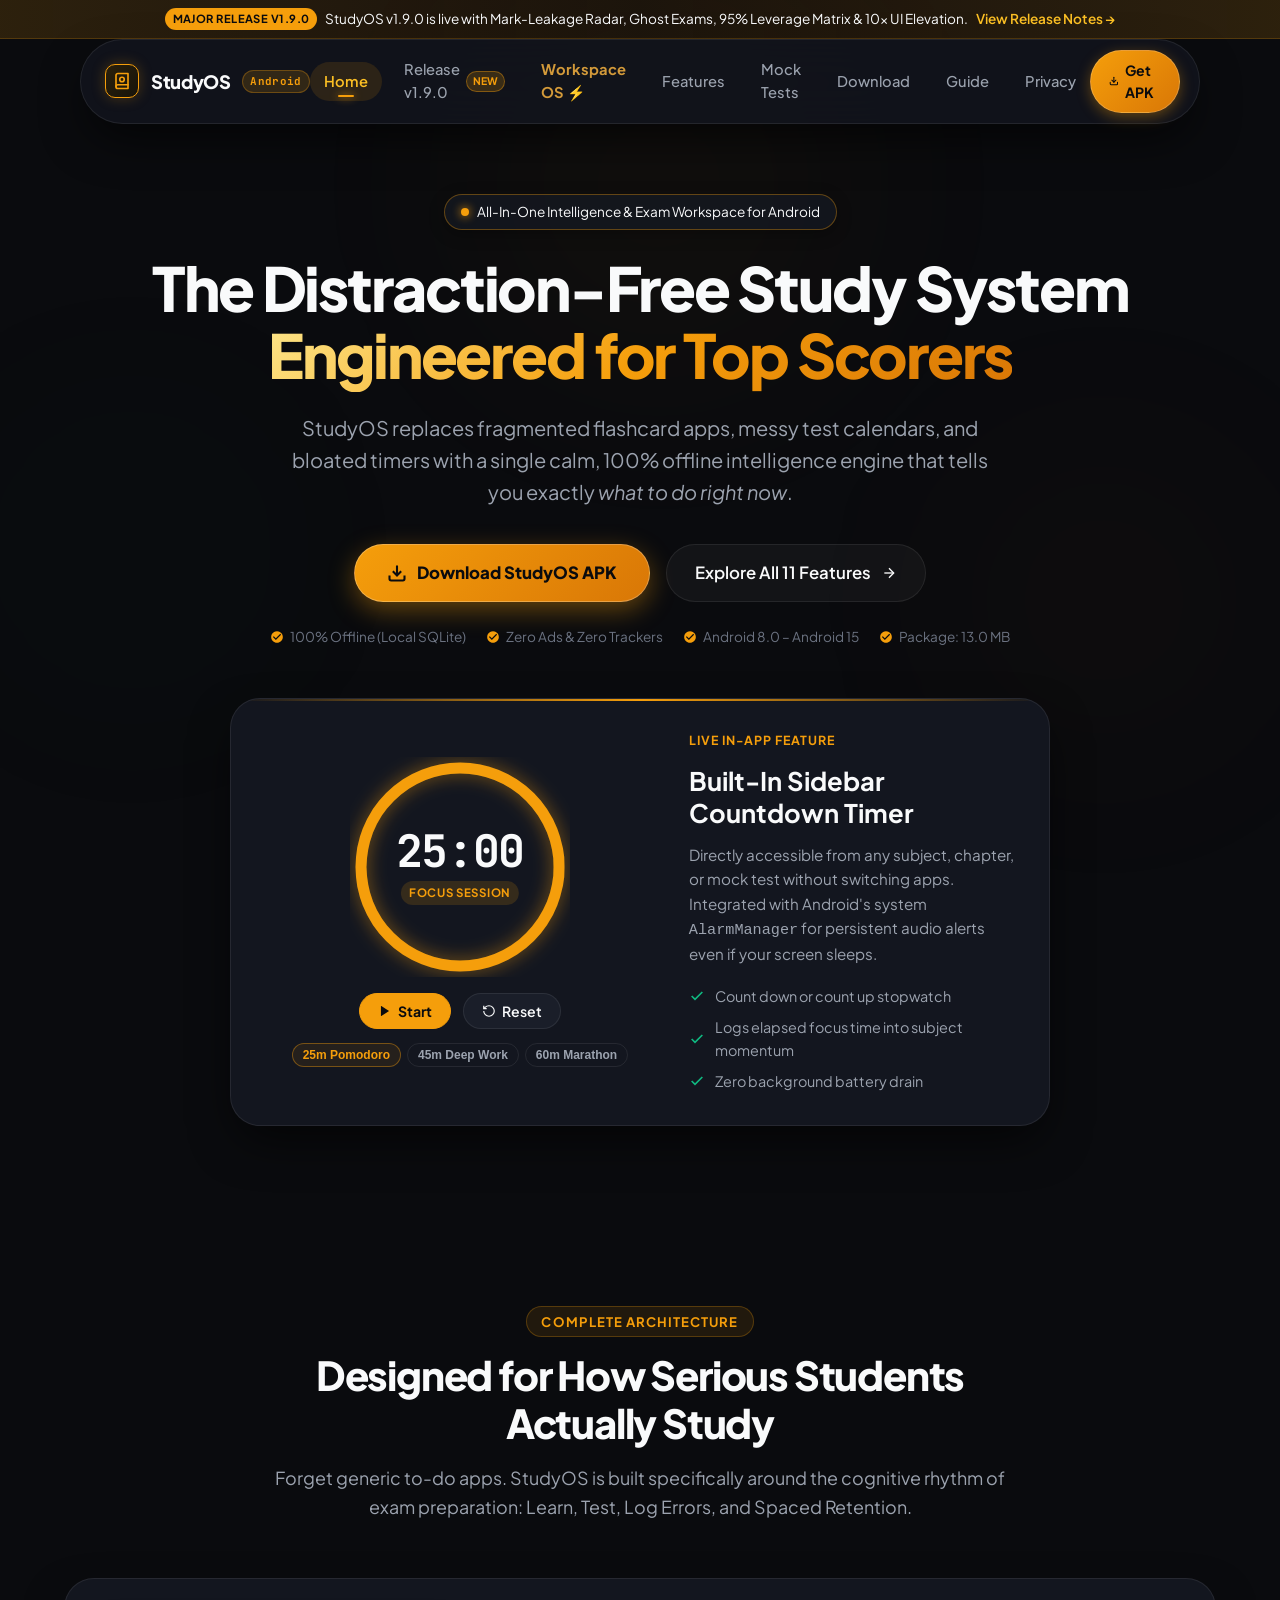
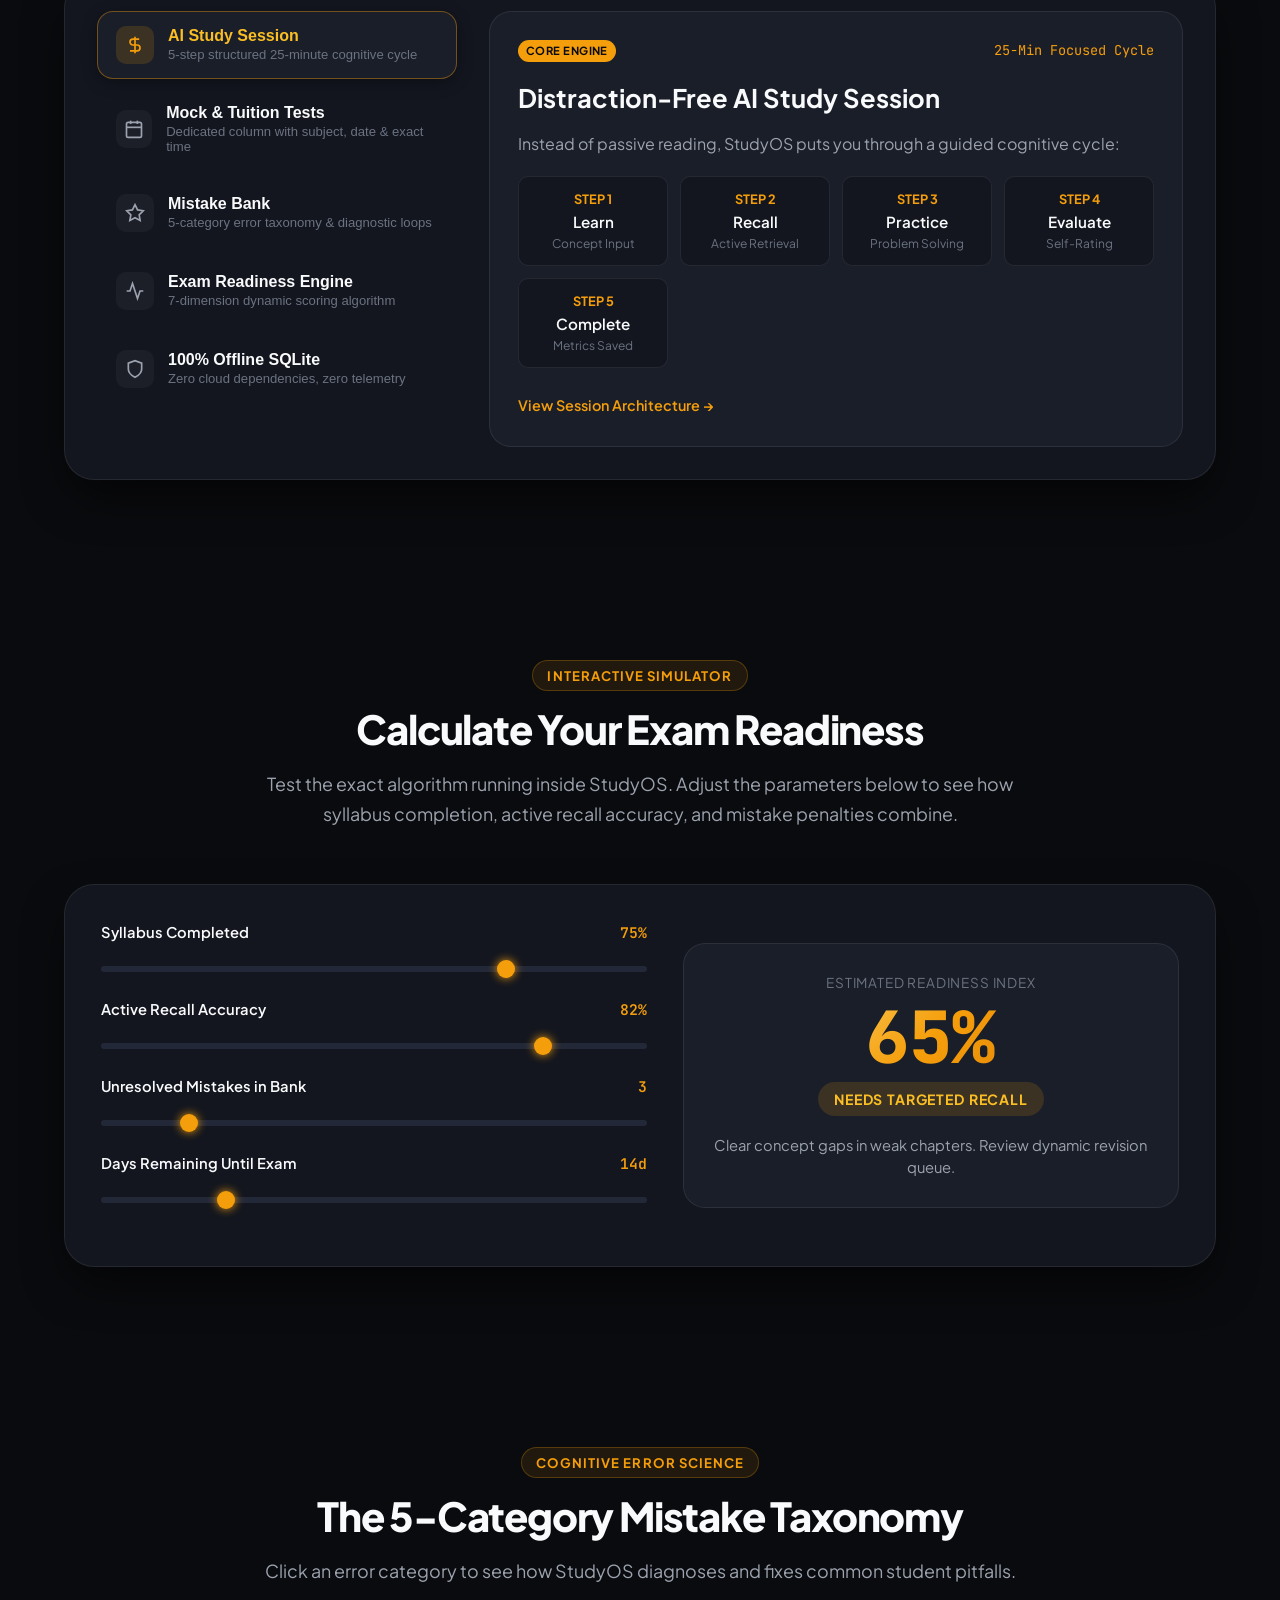
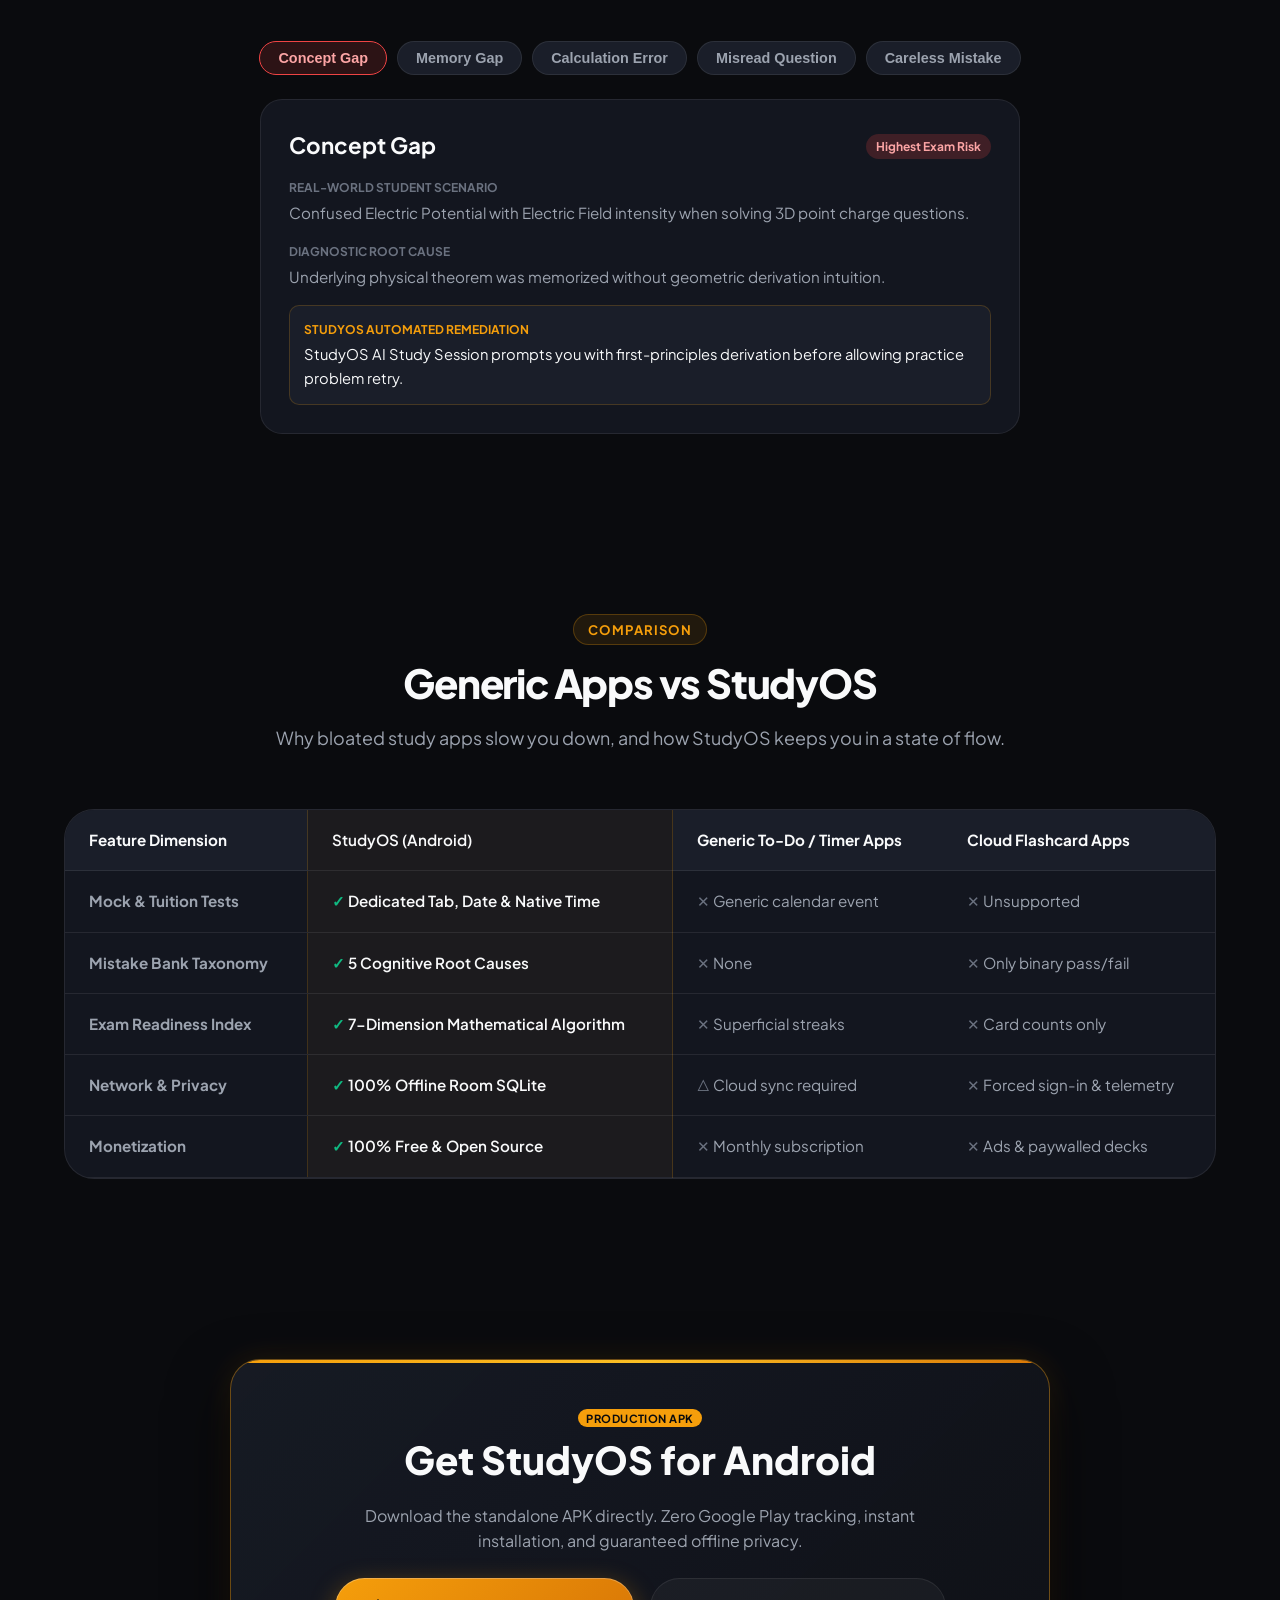
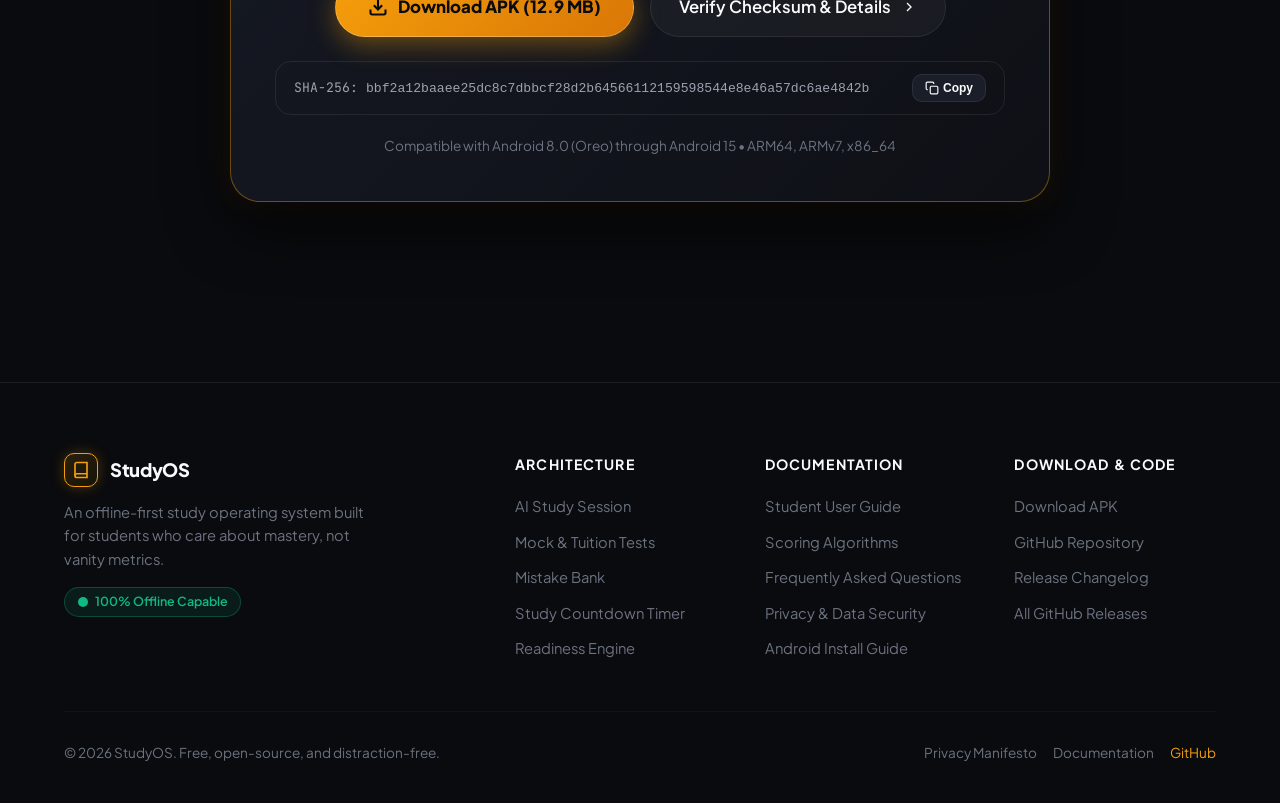
<file: docs/index.html>
<!DOCTYPE html>
<html lang="en">
<head>
  <meta charset="UTF-8">
  <meta name="viewport" content="width=device-width, initial-scale=1.0, viewport-fit=cover">
  <title>StudyOS — Your Personal Study & Exam Operating System</title>
  <meta name="description" content="StudyOS is a distraction-free, 100% offline study operating system for Android. Featuring AI Study Sessions, Countdown Timer, Mock & Tuition Test tracking, Mistake Bank, and Exam Readiness scoring.">
  
  <!-- Open Graph / Meta -->
  <meta property="og:type" content="website">
  <meta property="og:title" content="StudyOS — The Distraction-Free Study Operating System">
  <meta property="og:description" content="Organize subjects, master tuition tests, log mistakes, and calculate true exam readiness. 100% offline for Android.">
  <meta property="og:image" content="https://studyos-workspace.vercel.app/og-image.png">
  <meta property="og:url" content="https://studyos-workspace.vercel.app">
  <meta name="twitter:card" content="summary_large_image">
  <meta name="theme-color" content="#0A0B0E">

  <!-- Favicon -->
  <link rel="icon" type="image/png" href="favicon.png">
  <link rel="apple-touch-icon" href="apple-touch-icon.png">
  
  <!-- Typography -->
  <link rel="preconnect" href="https://fonts.googleapis.com">
  <link rel="preconnect" href="https://fonts.gstatic.com" crossorigin>
  <link href="https://fonts.googleapis.com/css2?family=Plus+Jakarta+Sans:wght@300;400;500;600;700;800&family=JetBrains+Mono:wght@400;500;600;700&display=swap" rel="stylesheet">

  <!-- Stylesheet -->
  <link rel="stylesheet" href="assets/css/style.css">
</head>
<body>

  <!-- Ambient Glow Effects -->
  <div class="ambient-mesh">
    <div class="ambient-orb ambient-orb-1"></div>
    <div class="ambient-orb ambient-orb-2"></div>
    <div class="ambient-orb ambient-orb-3"></div>
  </div>

  <!-- Top Announcement Bar -->
  <div class="top-announcement">
    <span class="announcement-badge">Major Release v1.9.0</span>
    <span>StudyOS v1.9.0 is live with Mark-Leakage Radar, Ghost Exams, 95% Leverage Matrix &amp; 10x UI Elevation.</span>
    <a href="release.html">View Release Notes &rarr;</a>
  </div>

  <!-- Sticky Frosted Glass Navigation Bar -->
  <div class="nav-wrapper">
    <header class="navbar">
      <a href="index.html" class="brand">
        <div class="brand-icon">
          <svg viewBox="0 0 24 24" fill="none" stroke="currentColor" stroke-width="2.2" stroke-linecap="round" stroke-linejoin="round">
            <path d="M4 19.5A2.5 2.5 0 0 1 6.5 17H20"></path>
            <path d="M6.5 2H20v20H6.5A2.5 2.5 0 0 1 4 19.5v-15A2.5 2.5 0 0 1 6.5 2z"></path>
            <circle cx="12" cy="10" r="3"></circle>
          </svg>
        </div>
        <span>StudyOS</span>
        <span class="brand-tag">Android</span>
      </a>

      <nav>
        <ul class="nav-links">
          <li><a href="index.html" class="nav-link active">Home</a></li>
          <li><a href="release.html" class="nav-link">Release v1.9.0 <span class="nav-badge-new">New</span></a></li>
          <li><a href="https://studyos-sandy-one.vercel.app/workspace" target="_blank" class="nav-link" style="color: #D39A3A; font-weight: 700;">Workspace OS ⚡</a></li>
          <li><a href="features.html" class="nav-link">Features</a></li>
          <li><a href="mock-tests.html" class="nav-link">Mock Tests</a></li>
          <li><a href="download.html" class="nav-link">Download</a></li>
          <li><a href="docs.html" class="nav-link">Guide</a></li>
          <li><a href="privacy.html" class="nav-link">Privacy</a></li>
        </ul>
      </nav>

      <div class="nav-actions">
        <a href="download.html" class="btn-nav-download">
          <svg viewBox="0 0 24 24" fill="none" stroke="currentColor" stroke-width="2.5" stroke-linecap="round" stroke-linejoin="round">
            <path d="M21 15v4a2 2 0 0 1-2 2H5a2 2 0 0 1-2-2v-4"></path>
            <polyline points="7 10 12 15 17 10"></polyline>
            <line x1="12" y1="15" x2="12" y2="3"></line>
          </svg>
          <span>Get APK</span>
        </a>
        <button class="mobile-toggle" aria-label="Open Navigation Menu">
          <svg viewBox="0 0 24 24" fill="none" stroke="currentColor" stroke-width="2" stroke-linecap="round" stroke-linejoin="round">
            <line x1="3" y1="12" x2="21" y2="12"></line>
            <line x1="3" y1="6" x2="21" y2="6"></line>
            <line x1="3" y1="18" x2="21" y2="18"></line>
          </svg>
        </button>
      </div>
    </header>
  </div>

  <!-- Mobile Drawer Menu -->
  <div class="mobile-drawer">
    <div class="drawer-header">
      <div class="brand">
        <div class="brand-icon">
          <svg viewBox="0 0 24 24" fill="none" stroke="currentColor" stroke-width="2.2">
            <path d="M4 19.5A2.5 2.5 0 0 1 6.5 17H20"></path>
            <path d="M6.5 2H20v20H6.5A2.5 2.5 0 0 1 4 19.5v-15A2.5 2.5 0 0 1 6.5 2z"></path>
          </svg>
        </div>
        <span>StudyOS</span>
      </div>
      <button class="drawer-close" style="background:transparent;border:none;color:#fff;cursor:pointer;padding:8px;" aria-label="Close Menu">
        <svg width="24" height="24" viewBox="0 0 24 24" fill="none" stroke="currentColor" stroke-width="2">
          <line x1="18" y1="6" x2="6" y2="18"></line>
          <line x1="6" y1="6" x2="18" y2="18"></line>
        </svg>
      </button>
    </div>
    <ul class="drawer-links">
      <li><a href="index.html" class="drawer-link active">Home <span>&rarr;</span></a></li>
      <li><a href="features.html" class="drawer-link">Features <span>&rarr;</span></a></li>
      <li><a href="mock-tests.html" class="drawer-link">Mock &amp; Tuition Tests <span>&rarr;</span></a></li>
      <li><a href="download.html" class="drawer-link">Download APK <span>&rarr;</span></a></li>
      <li><a href="docs.html" class="drawer-link">Student Guide &amp; FAQ <span>&rarr;</span></a></li>
      <li><a href="privacy.html" class="drawer-link">100% Offline Manifesto <span>&rarr;</span></a></li>
    </ul>
    <div style="margin-top: auto; padding-top: 24px;">
      <a href="downloads/StudyOS.apk" class="btn-primary-hero" style="width:100%; justify-content:center;">Download StudyOS APK</a>
    </div>
  </div>

  <!-- Hero Section -->
  <section class="hero-section">
    <div class="container">
      <div class="hero-pill-badge reveal">
        <span class="dot"></span>
        <span>All-In-One Intelligence &amp; Exam Workspace for Android</span>
      </div>

      <h1 class="hero-title reveal">
        The Distraction-Free Study System <br>
        <span class="text-gradient-gold">Engineered for Top Scorers</span>
      </h1>

      <p class="hero-subtitle reveal">
        StudyOS replaces fragmented flashcard apps, messy test calendars, and bloated timers with a single calm, 100% offline intelligence engine that tells you exactly <em>what to do right now</em>.
      </p>

      <div class="hero-actions reveal">
        <a href="downloads/StudyOS.apk" class="btn-primary-hero">
          <svg width="20" height="20" viewBox="0 0 24 24" fill="none" stroke="currentColor" stroke-width="2.5">
            <path d="M21 15v4a2 2 0 0 1-2 2H5a2 2 0 0 1-2-2v-4"></path>
            <polyline points="7 10 12 15 17 10"></polyline>
            <line x1="12" y1="15" x2="12" y2="3"></line>
          </svg>
          <span>Download StudyOS APK</span>
        </a>
        <a href="features.html" class="btn-secondary-hero">
          <span>Explore All 11 Features</span>
          <svg width="16" height="16" viewBox="0 0 24 24" fill="none" stroke="currentColor" stroke-width="2">
            <line x1="5" y1="12" x2="19" y2="12"></line>
            <polyline points="12 5 19 12 12 19"></polyline>
          </svg>
        </a>
      </div>

      <div class="hero-meta-strip reveal">
        <div class="hero-meta-item">
          <svg viewBox="0 0 24 24" fill="currentColor"><path d="M12 2C6.48 2 2 6.48 2 12s4.48 10 10 10 10-4.48 10-10S17.52 2 12 2zm-2 15l-5-5 1.41-1.41L10 14.17l7.59-7.59L19 8l-9 9z"/></svg>
          <span>100% Offline (Local SQLite)</span>
        </div>
        <div class="hero-meta-item">
          <svg viewBox="0 0 24 24" fill="currentColor"><path d="M12 2C6.48 2 2 6.48 2 12s4.48 10 10 10 10-4.48 10-10S17.52 2 12 2zm-2 15l-5-5 1.41-1.41L10 14.17l7.59-7.59L19 8l-9 9z"/></svg>
          <span>Zero Ads &amp; Zero Trackers</span>
        </div>
        <div class="hero-meta-item">
          <svg viewBox="0 0 24 24" fill="currentColor"><path d="M12 2C6.48 2 2 6.48 2 12s4.48 10 10 10 10-4.48 10-10S17.52 2 12 2zm-2 15l-5-5 1.41-1.41L10 14.17l7.59-7.59L19 8l-9 9z"/></svg>
          <span>Android 8.0 &ndash; Android 15</span>
        </div>
        <div class="hero-meta-item">
          <svg viewBox="0 0 24 24" fill="currentColor"><path d="M12 2C6.48 2 2 6.48 2 12s4.48 10 10 10 10-4.48 10-10S17.52 2 12 2zm-2 15l-5-5 1.41-1.41L10 14.17l7.59-7.59L19 8l-9 9z"/></svg>
          <span>Package: 13.0 MB</span>
        </div>
      </div>

      <!-- Live Interactive Study Timer Demo Widget -->
      <div class="hero-timer-box reveal">
        <div class="hero-timer-grid">
          <div class="timer-widget-display">
            <div class="timer-svg-container">
              <svg viewBox="0 0 200 200">
                <circle class="timer-track" cx="100" cy="100" r="90"></circle>
                <circle class="timer-progress" id="timerProgressCircle" cx="100" cy="100" r="90"></circle>
              </svg>
              <div class="timer-center-info">
                <div class="timer-digital-clock" id="timerClock">25:00</div>
                <span class="timer-phase-badge" id="timerPhaseBadge">Focus Session</span>
              </div>
            </div>

            <div class="timer-controls">
              <button class="timer-btn btn-start" id="timerStartBtn">
                <svg width="14" height="14" viewBox="0 0 24 24" fill="currentColor"><polygon points="5 3 19 12 5 21 5 3"></polygon></svg>
                <span>Start</span>
              </button>
              <button class="timer-btn" id="timerResetBtn">
                <svg width="14" height="14" viewBox="0 0 24 24" fill="none" stroke="currentColor" stroke-width="2"><path d="M3 12a9 9 0 1 0 9-9 9.75 9.75 0 0 0-6.74 2.74L3 8"></path><path d="M3 3v5h5"></path></svg>
                <span>Reset</span>
              </button>
            </div>

            <div class="timer-preset-chips">
              <button class="preset-chip active" data-minutes="25">25m Pomodoro</button>
              <button class="preset-chip" data-minutes="45">45m Deep Work</button>
              <button class="preset-chip" data-minutes="60">60m Marathon</button>
            </div>
          </div>

          <div class="timer-details">
            <div class="timer-feature-tag">Live In-App Feature</div>
            <h3 class="timer-title">Built-In Sidebar Countdown Timer</h3>
            <p class="timer-desc">
              Directly accessible from any subject, chapter, or mock test without switching apps. Integrated with Android's system <code>AlarmManager</code> for persistent audio alerts even if your screen sleeps.
            </p>
            <ul class="timer-checklist">
              <li>
                <svg viewBox="0 0 24 24" fill="none" stroke="currentColor" stroke-width="2.5"><polyline points="20 6 9 17 4 12"></polyline></svg>
                <span>Count down or count up stopwatch</span>
              </li>
              <li>
                <svg viewBox="0 0 24 24" fill="none" stroke="currentColor" stroke-width="2.5"><polyline points="20 6 9 17 4 12"></polyline></svg>
                <span>Logs elapsed focus time into subject momentum</span>
              </li>
              <li>
                <svg viewBox="0 0 24 24" fill="none" stroke="currentColor" stroke-width="2.5"><polyline points="20 6 9 17 4 12"></polyline></svg>
                <span>Zero background battery drain</span>
              </li>
            </ul>
          </div>
        </div>
      </div>
    </div>
  </section>

  <!-- Interactive Feature Switcher Section -->
  <section class="section" id="feature-switcher">
    <div class="container">
      <div class="section-header reveal">
        <span class="section-eyebrow">Complete Architecture</span>
        <h2 class="section-title">Designed for How Serious Students Actually Study</h2>
        <p class="section-description">
          Forget generic to-do apps. StudyOS is built specifically around the cognitive rhythm of exam preparation: Learn, Test, Log Errors, and Spaced Retention.
        </p>
      </div>

      <div class="feature-tabs-container reveal">
        <div class="tab-nav-list">
          <button class="tab-btn active" data-tab="tab-study-session">
            <div class="tab-btn-icon">
              <svg width="20" height="20" viewBox="0 0 24 24" fill="none" stroke="currentColor" stroke-width="2"><path d="M12 2v20M17 5H9.5a3.5 3.5 0 0 0 0 7h5a3.5 3.5 0 0 1 0 7H6"></path></svg>
            </div>
            <div class="tab-btn-content">
              <h4>AI Study Session</h4>
              <p>5-step structured 25-minute cognitive cycle</p>
            </div>
          </button>

          <button class="tab-btn" data-tab="tab-mock-tests">
            <div class="tab-btn-icon">
              <svg width="20" height="20" viewBox="0 0 24 24" fill="none" stroke="currentColor" stroke-width="2"><rect x="3" y="4" width="18" height="18" rx="2" ry="2"></rect><line x1="16" y1="2" x2="16" y2="6"></line><line x1="8" y1="2" x2="8" y2="6"></line><line x1="3" y1="10" x2="21" y2="10"></line></svg>
            </div>
            <div class="tab-btn-content">
              <h4>Mock &amp; Tuition Tests</h4>
              <p>Dedicated column with subject, date &amp; exact time</p>
            </div>
          </button>

          <button class="tab-btn" data-tab="tab-mistake-bank">
            <div class="tab-btn-icon">
              <svg width="20" height="20" viewBox="0 0 24 24" fill="none" stroke="currentColor" stroke-width="2"><polygon points="12 2 15.09 8.26 22 9.27 17 14.14 18.18 21.02 12 17.77 5.82 21.02 7 14.14 2 9.27 8.91 8.26 12 2"></polygon></svg>
            </div>
            <div class="tab-btn-content">
              <h4>Mistake Bank</h4>
              <p>5-category error taxonomy &amp; diagnostic loops</p>
            </div>
          </button>

          <button class="tab-btn" data-tab="tab-readiness">
            <div class="tab-btn-icon">
              <svg width="20" height="20" viewBox="0 0 24 24" fill="none" stroke="currentColor" stroke-width="2"><path d="M22 12h-4l-3 9L9 3l-3 9H2"></path></svg>
            </div>
            <div class="tab-btn-content">
              <h4>Exam Readiness Engine</h4>
              <p>7-dimension dynamic scoring algorithm</p>
            </div>
          </button>

          <button class="tab-btn" data-tab="tab-offline">
            <div class="tab-btn-icon">
              <svg width="20" height="20" viewBox="0 0 24 24" fill="none" stroke="currentColor" stroke-width="2"><path d="M12 22s8-4 8-10V5l-8-3-8 3v7c0 6 8 10 8 10z"></path></svg>
            </div>
            <div class="tab-btn-content">
              <h4>100% Offline SQLite</h4>
              <p>Zero cloud dependencies, zero telemetry</p>
            </div>
          </button>
        </div>

        <!-- Viewport Cards -->
        <div class="tab-panel-viewport">
          <!-- Panel 1 -->
          <div class="tab-panel active" id="tab-study-session">
            <div style="display:flex; justify-content:space-between; align-items:center; margin-bottom:16px;">
              <span class="announcement-badge">Core Engine</span>
              <span style="font-family:var(--font-mono); font-size:0.85rem; color:var(--accent);">25-Min Focused Cycle</span>
            </div>
            <h3 style="font-size:1.6rem; margin-bottom:12px;">Distraction-Free AI Study Session</h3>
            <p style="color:var(--text-secondary); margin-bottom:20px;">
              Instead of passive reading, StudyOS puts you through a guided cognitive cycle:
            </p>
            <div style="display:grid; grid-template-columns:repeat(auto-fit, minmax(130px, 1fr)); gap:12px; margin-bottom:24px;">
              <div style="background:var(--surface-1); border:1px solid var(--border); padding:12px; border-radius:var(--radius-sm); text-align:center;">
                <div style="color:var(--accent); font-weight:700; font-size:0.8rem;">STEP 1</div>
                <div style="font-weight:600; font-size:0.95rem;">Learn</div>
                <div style="font-size:0.75rem; color:var(--text-muted);">Concept Input</div>
              </div>
              <div style="background:var(--surface-1); border:1px solid var(--border); padding:12px; border-radius:var(--radius-sm); text-align:center;">
                <div style="color:var(--accent); font-weight:700; font-size:0.8rem;">STEP 2</div>
                <div style="font-weight:600; font-size:0.95rem;">Recall</div>
                <div style="font-size:0.75rem; color:var(--text-muted);">Active Retrieval</div>
              </div>
              <div style="background:var(--surface-1); border:1px solid var(--border); padding:12px; border-radius:var(--radius-sm); text-align:center;">
                <div style="color:var(--accent); font-weight:700; font-size:0.8rem;">STEP 3</div>
                <div style="font-weight:600; font-size:0.95rem;">Practice</div>
                <div style="font-size:0.75rem; color:var(--text-muted);">Problem Solving</div>
              </div>
              <div style="background:var(--surface-1); border:1px solid var(--border); padding:12px; border-radius:var(--radius-sm); text-align:center;">
                <div style="color:var(--accent); font-weight:700; font-size:0.8rem;">STEP 4</div>
                <div style="font-weight:600; font-size:0.95rem;">Evaluate</div>
                <div style="font-size:0.75rem; color:var(--text-muted);">Self-Rating</div>
              </div>
              <div style="background:var(--surface-1); border:1px solid var(--border); padding:12px; border-radius:var(--radius-sm); text-align:center;">
                <div style="color:var(--accent); font-weight:700; font-size:0.8rem;">STEP 5</div>
                <div style="font-weight:600; font-size:0.95rem;">Complete</div>
                <div style="font-size:0.75rem; color:var(--text-muted);">Metrics Saved</div>
              </div>
            </div>
            <a href="features.html#study-session" class="card-link">View Session Architecture &rarr;</a>
          </div>

          <!-- Panel 2 -->
          <div class="tab-panel" id="tab-mock-tests">
            <div style="display:flex; justify-content:space-between; align-items:center; margin-bottom:16px;">
              <span class="announcement-badge" style="background:#06B6D4; color:#000;">New Dedicated Tab</span>
              <span style="font-family:var(--font-mono); font-size:0.85rem; color:#06B6D4;">Subject &middot; Date &middot; Time</span>
            </div>
            <h3 style="font-size:1.6rem; margin-bottom:12px;">Mock &amp; Tuition Tests Column</h3>
            <p style="color:var(--text-secondary); margin-bottom:20px;">
              Weekly coaching quizzes and tuition test series are not major final exams. StudyOS gives them a dedicated column with exact date and time tracking:
            </p>
            <div style="background:var(--surface-1); border:1px solid var(--border); border-radius:var(--radius-md); padding:16px; margin-bottom:20px;">
              <div style="display:flex; justify-content:space-between; align-items:center; margin-bottom:8px;">
                <span style="font-size:0.75rem; font-weight:700; color:#06B6D4; background:rgba(6, 182, 212, 0.15); padding:2px 8px; border-radius:999px;">MOCK &amp; TUITION</span>
                <span style="font-family:var(--font-mono); font-size:0.85rem; color:var(--text-muted);">Tomorrow &middot; 04:30 PM</span>
              </div>
              <h4 style="font-size:1.15rem; margin-bottom:4px;">Rotational Dynamics &amp; Torque Mock Test</h4>
              <p style="font-size:0.88rem; color:var(--text-secondary);">Subject: Advanced Physics &middot; Allen Coaching Center</p>
            </div>
            <a href="mock-tests.html" class="card-link">Explore Mock Tests Architecture &rarr;</a>
          </div>

          <!-- Panel 3 -->
          <div class="tab-panel" id="tab-mistake-bank">
            <div style="display:flex; justify-content:space-between; align-items:center; margin-bottom:16px;">
              <span class="announcement-badge" style="background:var(--error); color:#fff;">Diagnostic Engine</span>
              <span style="font-family:var(--font-mono); font-size:0.85rem; color:#FCA5A5;">5 Error Categories</span>
            </div>
            <h3 style="font-size:1.6rem; margin-bottom:12px;">The Mistake Bank &amp; Root-Cause Classifier</h3>
            <p style="color:var(--text-secondary); margin-bottom:20px;">
              High scorers don't just solve more questions — they ensure they never make the same error twice. Categorize errors into 5 precise cognitive buckets:
            </p>
            <div style="display:flex; gap:8px; flex-wrap:wrap; margin-bottom:20px;">
              <span style="background:rgba(239, 68, 68, 0.15); border:1px solid var(--error); color:#FCA5A5; font-size:0.8rem; font-weight:600; padding:4px 10px; border-radius:999px;">Concept gap</span>
              <span style="background:rgba(239, 68, 68, 0.15); border:1px solid var(--error); color:#FCA5A5; font-size:0.8rem; font-weight:600; padding:4px 10px; border-radius:999px;">Memory gap</span>
              <span style="background:rgba(239, 68, 68, 0.15); border:1px solid var(--error); color:#FCA5A5; font-size:0.8rem; font-weight:600; padding:4px 10px; border-radius:999px;">Calculation error</span>
              <span style="background:rgba(239, 68, 68, 0.15); border:1px solid var(--error); color:#FCA5A5; font-size:0.8rem; font-weight:600; padding:4px 10px; border-radius:999px;">Misread question</span>
              <span style="background:rgba(239, 68, 68, 0.15); border:1px solid var(--error); color:#FCA5A5; font-size:0.8rem; font-weight:600; padding:4px 10px; border-radius:999px;">Careless mistake</span>
            </div>
            <a href="features.html#mistake-bank" class="card-link">Learn How Mistake Bank Works &rarr;</a>
          </div>

          <!-- Panel 4 -->
          <div class="tab-panel" id="tab-readiness">
            <div style="display:flex; justify-content:space-between; align-items:center; margin-bottom:16px;">
              <span class="announcement-badge">Algorithm</span>
              <span style="font-family:var(--font-mono); font-size:0.85rem; color:var(--accent);">7-Dimension Formula</span>
            </div>
            <h3 style="font-size:1.6rem; margin-bottom:12px;">True Exam Readiness Score</h3>
            <p style="color:var(--text-secondary); margin-bottom:20px;">
              A single percentage that synthesizes syllabus coverage, recall prompt accuracy, practice velocity, unreviewed mistakes, memory decay, and proximity to exam day.
            </p>
            <div style="background:var(--surface-1); border:1px solid var(--border); border-radius:var(--radius-md); padding:16px; margin-bottom:20px;">
              <div style="font-family:var(--font-mono); font-size:0.9rem; color:var(--accent); margin-bottom:6px;">
                Score = (0.35 * Syllabus) + (0.35 * Recall) - (Penalty * Mistakes)
              </div>
              <p style="font-size:0.85rem; color:var(--text-secondary);">
                Calculated on-device in under 5ms with zero cloud delay.
              </p>
            </div>
            <a href="docs.html#readiness-engine" class="card-link">Read Engine Documentation &rarr;</a>
          </div>

          <!-- Panel 5 -->
          <div class="tab-panel" id="tab-offline">
            <div style="display:flex; justify-content:space-between; align-items:center; margin-bottom:16px;">
              <span class="announcement-badge" style="background:var(--success); color:#000;">Privacy First</span>
              <span style="font-family:var(--font-mono); font-size:0.85rem; color:#34D399;">Local SQLite Architecture</span>
            </div>
            <h3 style="font-size:1.6rem; margin-bottom:12px;">100% Private, Zero Cloud Storage</h3>
            <p style="color:var(--text-secondary); margin-bottom:20px;">
              Your study notes, exam schedules, and test mistakes stay entirely in your phone's encrypted sandbox. No account creation required. Works flawlessly on airplanes, libraries, and offline study rooms.
            </p>
            <ul class="timer-checklist" style="margin-bottom:20px;">
              <li><svg viewBox="0 0 24 24" fill="none" stroke="currentColor" stroke-width="2.5"><polyline points="20 6 9 17 4 12"></polyline></svg> No Firebase, no analytics beacons</li>
              <li><svg viewBox="0 0 24 24" fill="none" stroke="currentColor" stroke-width="2.5"><polyline points="20 6 9 17 4 12"></polyline></svg> Optional OpenAI/Gemini BYO key stored in EncryptedSharedPreferences</li>
              <li><svg viewBox="0 0 24 24" fill="none" stroke="currentColor" stroke-width="2.5"><polyline points="20 6 9 17 4 12"></polyline></svg> Full offline JSON/database export &amp; backup</li>
            </ul>
            <a href="privacy.html" class="card-link">Read Privacy Manifesto &rarr;</a>
          </div>
        </div>
      </div>
    </div>
  </section>

  <!-- Interactive Exam Readiness Simulator Section -->
  <section class="section">
    <div class="container">
      <div class="section-header reveal">
        <span class="section-eyebrow">Interactive Simulator</span>
        <h2 class="section-title">Calculate Your Exam Readiness</h2>
        <p class="section-description">
          Test the exact algorithm running inside StudyOS. Adjust the parameters below to see how syllabus completion, active recall accuracy, and mistake penalties combine.
        </p>
      </div>

      <div class="readiness-simulator-card reveal">
        <div class="simulator-grid">
          <div>
            <div class="slider-group">
              <div class="slider-header">
                <span>Syllabus Completed</span>
                <span class="slider-val" id="valSyllabus">75%</span>
              </div>
              <input type="range" class="range-input" id="simSyllabus" min="0" max="100" value="75">
            </div>

            <div class="slider-group">
              <div class="slider-header">
                <span>Active Recall Accuracy</span>
                <span class="slider-val" id="valRecall">82%</span>
              </div>
              <input type="range" class="range-input" id="simRecall" min="0" max="100" value="82">
            </div>

            <div class="slider-group">
              <div class="slider-header">
                <span>Unresolved Mistakes in Bank</span>
                <span class="slider-val" id="valMistakes">3</span>
              </div>
              <input type="range" class="range-input" id="simMistakes" min="0" max="20" value="3">
            </div>

            <div class="slider-group">
              <div class="slider-header">
                <span>Days Remaining Until Exam</span>
                <span class="slider-val" id="valProximity">14d</span>
              </div>
              <input type="range" class="range-input" id="simProximity" min="1" max="60" value="14">
            </div>
          </div>

          <div class="simulator-result-box">
            <div style="font-size:0.85rem; text-transform:uppercase; letter-spacing:0.06em; color:var(--text-muted); margin-bottom:8px;">Estimated Readiness Index</div>
            <div class="result-index-number text-gradient-gold" id="readinessScore">78%</div>
            <div>
              <span class="readiness-badge-display" id="readinessBadge">NEEDS TARGETED RECALL</span>
            </div>
            <p id="readinessNote" style="font-size:0.92rem; color:var(--text-secondary); line-height:1.5;">
              Clear concept gaps in weak chapters. Review dynamic revision queue.
            </p>
          </div>
        </div>
      </div>
    </div>
  </section>

  <!-- Interactive Mistake Bank Explorer -->
  <section class="section">
    <div class="container">
      <div class="section-header reveal">
        <span class="section-eyebrow">Cognitive Error Science</span>
        <h2 class="section-title">The 5-Category Mistake Taxonomy</h2>
        <p class="section-description">
          Click an error category to see how StudyOS diagnoses and fixes common student pitfalls.
        </p>
      </div>

      <div class="mistake-explorer-container reveal">
        <div class="mistake-chips">
          <button class="mistake-chip active" data-category="concept">Concept Gap</button>
          <button class="mistake-chip" data-category="memory">Memory Gap</button>
          <button class="mistake-chip" data-category="calculation">Calculation Error</button>
          <button class="mistake-chip" data-category="misread">Misread Question</button>
          <button class="mistake-chip" data-category="careless">Careless Mistake</button>
        </div>

        <div class="mistake-detail-card">
          <div style="display:flex; justify-content:space-between; align-items:center; margin-bottom:14px;">
            <h3 id="mistakeCategoryTitle" style="font-size:1.4rem; color:var(--text-primary);">Concept Gap</h3>
            <span style="font-size:0.75rem; font-weight:700; color:#FCA5A5; background:rgba(239, 68, 68, 0.2); padding:3px 10px; border-radius:999px;">Highest Exam Risk</span>
          </div>

          <div style="margin-bottom:16px;">
            <div style="font-size:0.75rem; font-weight:700; text-transform:uppercase; color:var(--text-muted); margin-bottom:4px;">Real-World Student Scenario</div>
            <p id="mistakeScenario" style="color:var(--text-secondary); font-size:0.95rem;">
              Confused Electric Potential with Electric Field intensity when solving 3D point charge questions.
            </p>
          </div>

          <div style="margin-bottom:16px;">
            <div style="font-size:0.75rem; font-weight:700; text-transform:uppercase; color:var(--text-muted); margin-bottom:4px;">Diagnostic Root Cause</div>
            <p id="mistakeRootCause" style="color:var(--text-secondary); font-size:0.95rem;">
              Underlying physical theorem was memorized without geometric derivation intuition.
            </p>
          </div>

          <div style="background:var(--surface-2); border:1px solid var(--border-accent-subtle); border-radius:var(--radius-sm); padding:14px;">
            <div style="font-size:0.75rem; font-weight:700; text-transform:uppercase; color:var(--accent); margin-bottom:4px;">StudyOS Automated Remediation</div>
            <p id="mistakeAction" style="color:var(--text-primary); font-size:0.92rem;">
              StudyOS AI Study Session prompts you with first-principles derivation before allowing practice problem retry.
            </p>
          </div>
        </div>
      </div>
    </div>
  </section>

  <!-- Comparison Table Section -->
  <section class="section">
    <div class="container">
      <div class="section-header reveal">
        <span class="section-eyebrow">Comparison</span>
        <h2 class="section-title">Generic Apps vs StudyOS</h2>
        <p class="section-description">
          Why bloated study apps slow you down, and how StudyOS keeps you in a state of flow.
        </p>
      </div>

      <div class="comparison-container reveal">
        <table class="comparison-table">
          <thead>
            <tr>
              <th>Feature Dimension</th>
              <th class="highlight-col">StudyOS (Android)</th>
              <th>Generic To-Do / Timer Apps</th>
              <th>Cloud Flashcard Apps</th>
            </tr>
          </thead>
          <tbody>
            <tr>
              <td><strong>Mock &amp; Tuition Tests</strong></td>
              <td class="highlight-col"><span style="color:var(--success);">&#10003;</span> Dedicated Tab, Date &amp; Native Time</td>
              <td><span style="color:var(--text-muted);">&#10005;</span> Generic calendar event</td>
              <td><span style="color:var(--text-muted);">&#10005;</span> Unsupported</td>
            </tr>
            <tr>
              <td><strong>Mistake Bank Taxonomy</strong></td>
              <td class="highlight-col"><span style="color:var(--success);">&#10003;</span> 5 Cognitive Root Causes</td>
              <td><span style="color:var(--text-muted);">&#10005;</span> None</td>
              <td><span style="color:var(--text-muted);">&#10005;</span> Only binary pass/fail</td>
            </tr>
            <tr>
              <td><strong>Exam Readiness Index</strong></td>
              <td class="highlight-col"><span style="color:var(--success);">&#10003;</span> 7-Dimension Mathematical Algorithm</td>
              <td><span style="color:var(--text-muted);">&#10005;</span> Superficial streaks</td>
              <td><span style="color:var(--text-muted);">&#10005;</span> Card counts only</td>
            </tr>
            <tr>
              <td><strong>Network &amp; Privacy</strong></td>
              <td class="highlight-col"><span style="color:var(--success);">&#10003;</span> 100% Offline Room SQLite</td>
              <td><span style="color:var(--text-muted);">&#9651;</span> Cloud sync required</td>
              <td><span style="color:var(--text-muted);">&#10005;</span> Forced sign-in &amp; telemetry</td>
            </tr>
            <tr>
              <td><strong>Monetization</strong></td>
              <td class="highlight-col"><span style="color:var(--success);">&#10003;</span> 100% Free &amp; Open Source</td>
              <td><span style="color:var(--text-muted);">&#10005;</span> Monthly subscription</td>
              <td><span style="color:var(--text-muted);">&#10005;</span> Ads &amp; paywalled decks</td>
            </tr>
          </tbody>
        </table>
      </div>
    </div>
  </section>

  <!-- Download Hub Banner -->
  <section class="section" id="download">
    <div class="container">
      <div class="download-card-hero reveal">
        <span class="announcement-badge" style="margin-bottom:16px;">Production APK</span>
        <h2 style="font-size:2.4rem; font-weight:800; margin-bottom:12px;">Get StudyOS for Android</h2>
        <p style="color:var(--text-secondary); max-width:600px; margin:0 auto 24px auto;">
          Download the standalone APK directly. Zero Google Play tracking, instant installation, and guaranteed offline privacy.
        </p>

        <div style="display:flex; justify-content:center; gap:16px; flex-wrap:wrap; margin-bottom:24px;">
          <a href="downloads/StudyOS.apk" class="btn-primary-hero">
            <svg width="20" height="20" viewBox="0 0 24 24" fill="none" stroke="currentColor" stroke-width="2.5">
              <path d="M21 15v4a2 2 0 0 1-2 2H5a2 2 0 0 1-2-2v-4"></path>
              <polyline points="7 10 12 15 17 10"></polyline>
              <line x1="12" y1="15" x2="12" y2="3"></line>
            </svg>
            <span>Download APK (12.9 MB)</span>
          </a>
          <a href="download.html" class="btn-secondary-hero">
            <span>Verify Checksum &amp; Details</span>
            <svg width="16" height="16" viewBox="0 0 24 24" fill="none" stroke="currentColor" stroke-width="2"><polyline points="9 18 15 12 9 6"></polyline></svg>
          </a>
        </div>

        <div class="checksum-box">
          <span>SHA-256: <code>bbf2a12baaee25dc8c7dbbcf28d2b64566112159598544e8e46a57dc6ae4842b</code></span>
          <button class="copy-btn" data-copy-text="bbf2a12baaee25dc8c7dbbcf28d2b64566112159598544e8e46a57dc6ae4842b">
            <svg width="14" height="14" viewBox="0 0 24 24" fill="none" stroke="currentColor" stroke-width="2"><rect x="9" y="9" width="13" height="13" rx="2" ry="2"></rect><path d="M5 15H4a2 2 0 0 1-2-2V4a2 2 0 0 1 2-2h9a2 2 0 0 1 2 2v1"></path></svg>
            <span>Copy</span>
          </button>
        </div>

        <div style="font-size:0.85rem; color:var(--text-muted);">
          Compatible with Android 8.0 (Oreo) through Android 15 &bull; ARM64, ARMv7, x86_64
        </div>
      </div>
    </div>
  </section>

  <!-- Site Footer -->
  <footer class="site-footer">
    <div class="container">
      <div class="footer-grid">
        <div class="footer-brand">
          <div class="brand">
            <div class="brand-icon">
              <svg viewBox="0 0 24 24" fill="none" stroke="currentColor" stroke-width="2.2">
                <path d="M4 19.5A2.5 2.5 0 0 1 6.5 17H20"></path>
                <path d="M6.5 2H20v20H6.5A2.5 2.5 0 0 1 4 19.5v-15A2.5 2.5 0 0 1 6.5 2z"></path>
              </svg>
            </div>
            <span>StudyOS</span>
          </div>
          <p>
            An offline-first study operating system built for students who care about mastery, not vanity metrics.
          </p>
          <div style="margin-top:16px;">
            <span class="footer-badge-offline">
              <svg width="12" height="12" viewBox="0 0 24 24" fill="currentColor"><circle cx="12" cy="12" r="10"></circle></svg>
              100% Offline Capable
            </span>
          </div>
        </div>

        <div class="footer-col">
          <h5>Architecture</h5>
          <ul>
            <li><a href="features.html#study-session">AI Study Session</a></li>
            <li><a href="mock-tests.html">Mock &amp; Tuition Tests</a></li>
            <li><a href="features.html#mistake-bank">Mistake Bank</a></li>
            <li><a href="features.html#countdown-timer">Study Countdown Timer</a></li>
            <li><a href="features.html#readiness">Readiness Engine</a></li>
          </ul>
        </div>

        <div class="footer-col">
          <h5>Documentation</h5>
          <ul>
            <li><a href="docs.html">Student User Guide</a></li>
            <li><a href="docs.html#algorithms">Scoring Algorithms</a></li>
            <li><a href="docs.html#faq">Frequently Asked Questions</a></li>
            <li><a href="privacy.html">Privacy &amp; Data Security</a></li>
            <li><a href="download.html#install-guide">Android Install Guide</a></li>
          </ul>
        </div>

        <div class="footer-col">
          <h5>Download &amp; Code</h5>
          <ul>
            <li><a href="download.html">Download APK</a></li>
            <li><a href="https://github.com/contactaurawealth-lab/StudyOS" target="_blank" rel="noopener">GitHub Repository</a></li>
            <li><a href="download.html#changelog">Release Changelog</a></li>
            <li><a href="https://github.com/contactaurawealth-lab/StudyOS/releases" target="_blank" rel="noopener">All GitHub Releases</a></li>
          </ul>
        </div>
      </div>

      <div class="footer-bottom">
        <div>&copy; 2026 StudyOS. Free, open-source, and distraction-free.</div>
        <div style="display:flex; gap:16px;">
          <a href="privacy.html" style="color:var(--text-muted); text-decoration:none;">Privacy Manifesto</a>
          <a href="docs.html" style="color:var(--text-muted); text-decoration:none;">Documentation</a>
          <a href="https://github.com/contactaurawealth-lab/StudyOS" target="_blank" rel="noopener" style="color:var(--accent); text-decoration:none;">GitHub</a>
        </div>
      </div>
    </div>
  </footer>

  <!-- Scripts -->
  <script src="assets/js/main.js"></script>
</body>
</html>
</file>
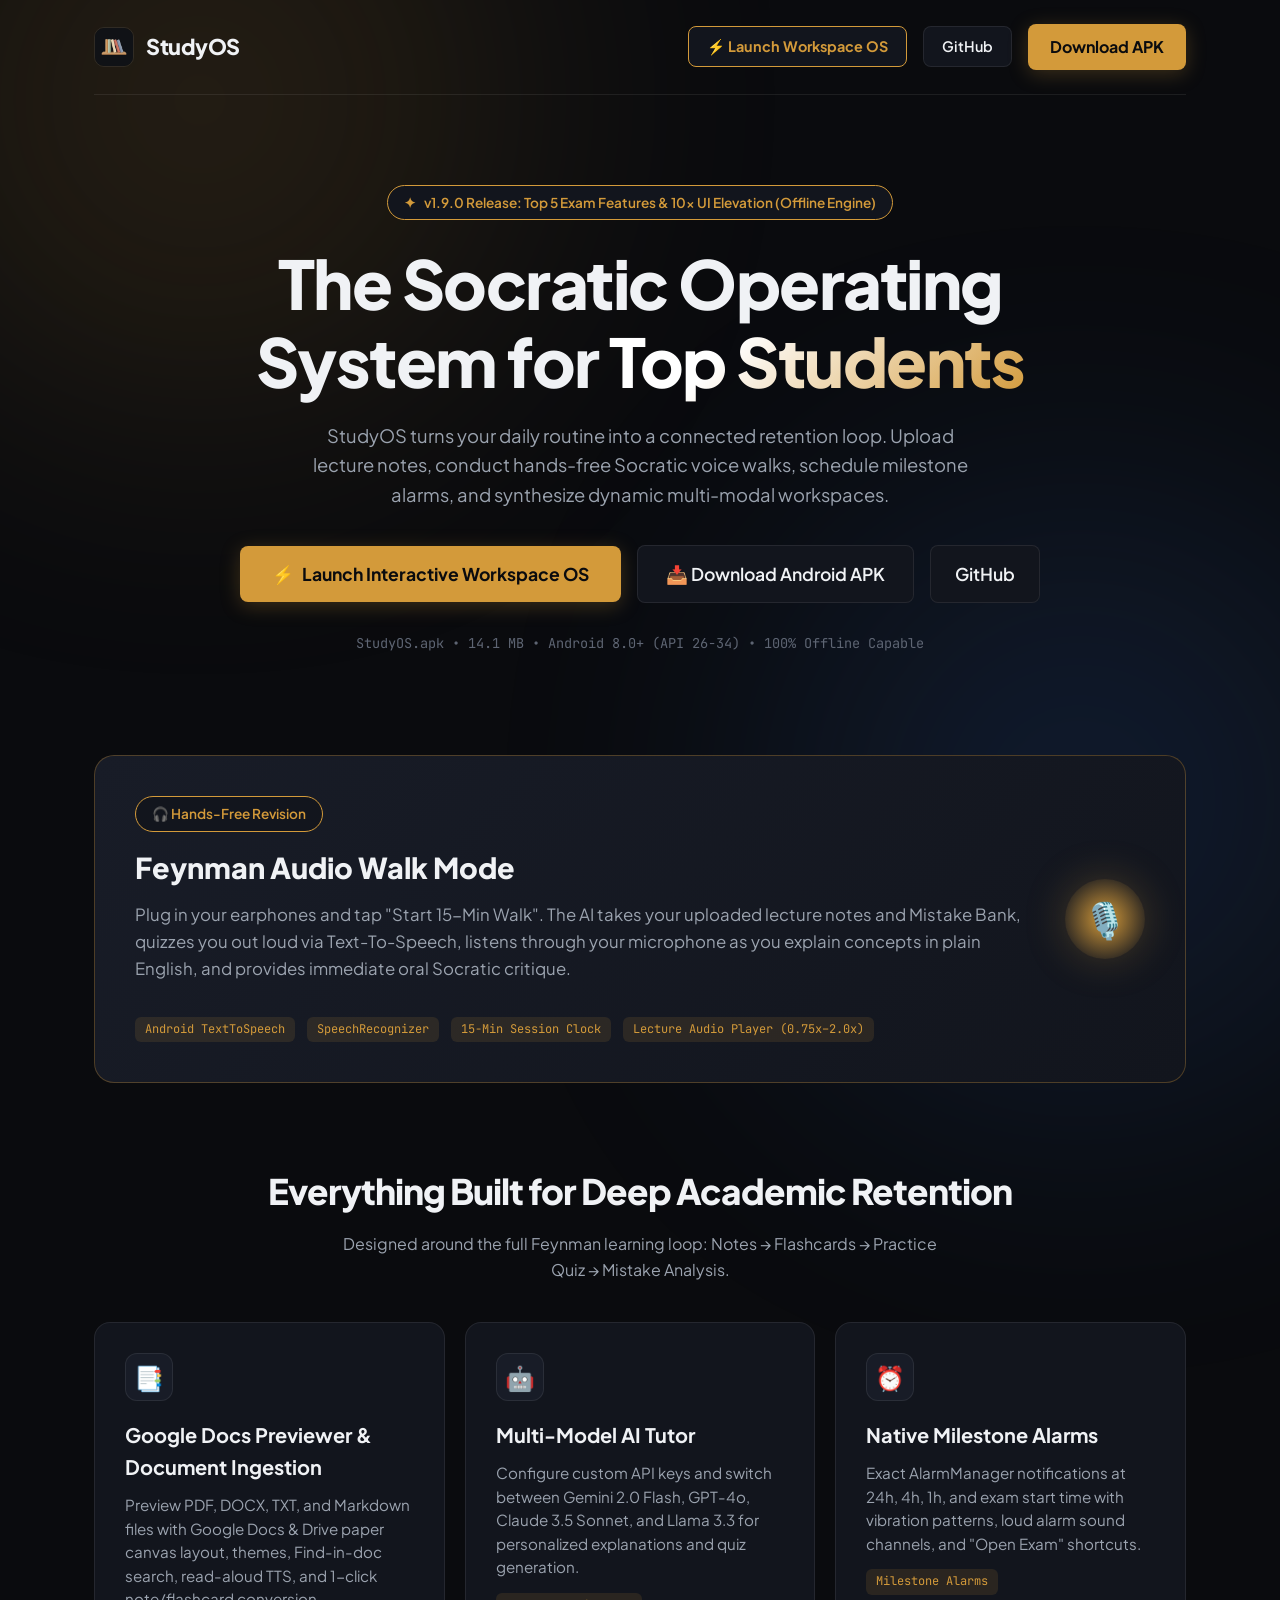
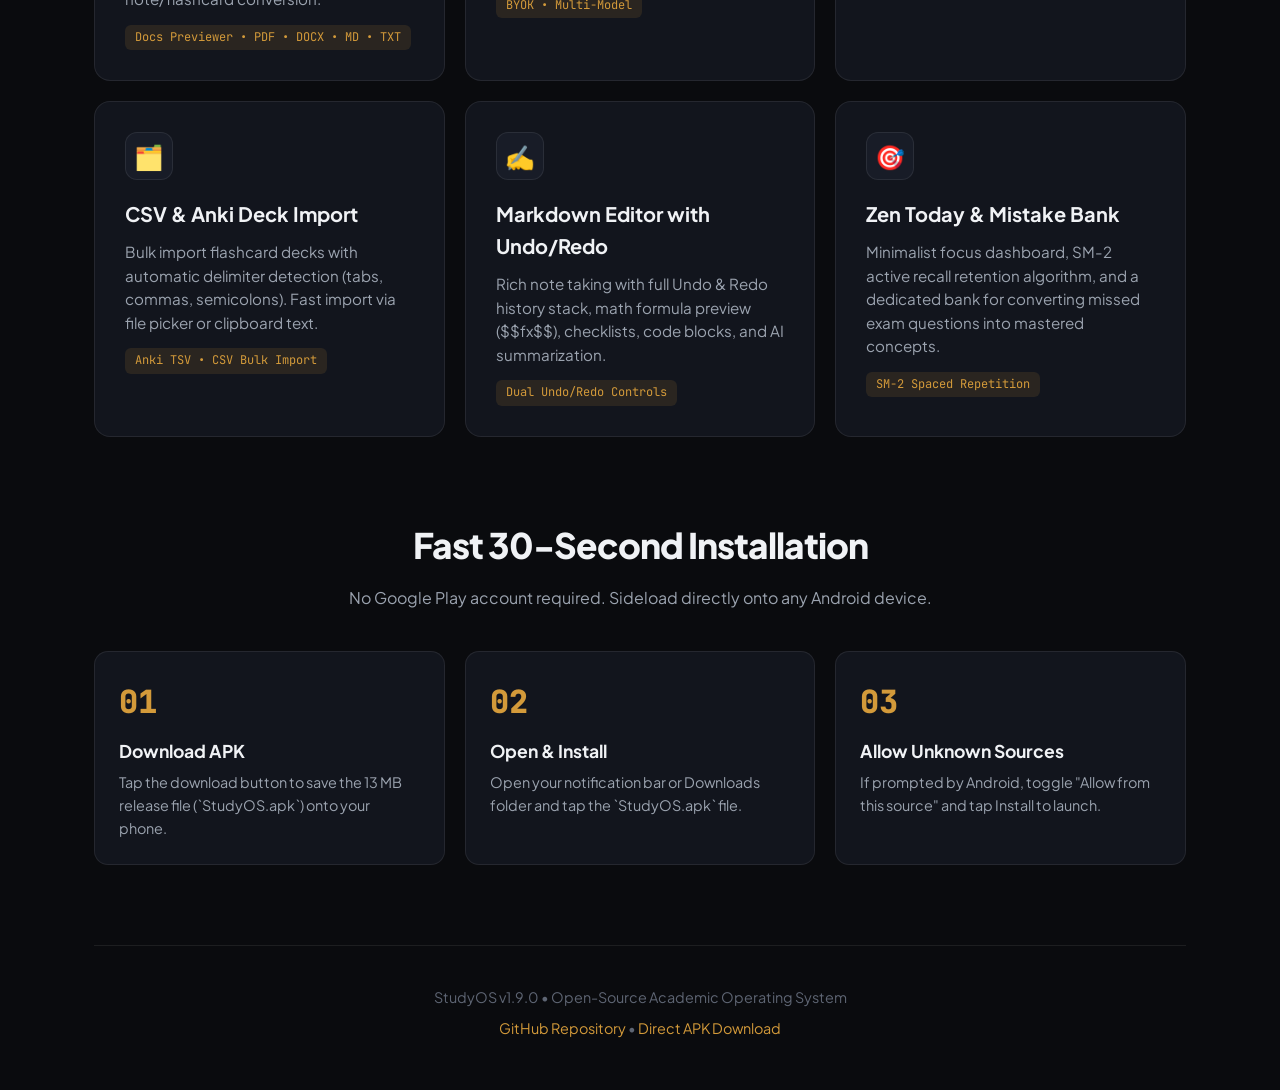
<file: web/index.html>
<!DOCTYPE html>
<html lang="en">
<head>
    <meta charset="UTF-8">
    <meta name="viewport" content="width=device-width, initial-scale=1.0">
    <title>StudyOS — Socratic Operating System for Top Students</title>
    <meta name="description" content="Master hard subjects with hands-free Socratic Audio Walk, document notes upload, multi-model AI tutor, native exam alarms, and spaced repetition.">
    <link rel="icon" type="image/png" href="studyos_logo.png">
    <link rel="preconnect" href="https://fonts.googleapis.com">
    <link rel="preconnect" href="https://fonts.gstatic.com" crossorigin>
    <link href="https://fonts.googleapis.com/css2?family=Plus+Jakarta+Sans:wght@300;400;500;600;700;800&family=JetBrains+Mono:wght@400;500&display=swap" rel="stylesheet">
    <style>
        :root {
            --bg-color: #0A0B0E;
            --surface-color: #12151D;
            --card-color: #181C27;
            --card-border: rgba(255, 255, 255, 0.08);
            --accent-gold: #D39A3A;
            --accent-gold-glow: rgba(211, 154, 58, 0.25);
            --text-primary: #F0F2F5;
            --text-secondary: #9BA3AF;
            --text-muted: #5E6573;
            --font-main: 'Plus Jakarta Sans', sans-serif;
            --font-mono: 'JetBrains Mono', monospace;
        }

        * {
            box-sizing: border-box;
            margin: 0;
            padding: 0;
        }

        body {
            background-color: var(--bg-color);
            color: var(--text-primary);
            font-family: var(--font-main);
            line-height: 1.6;
            overflow-x: hidden;
            -webkit-font-smoothing: antialiased;
        }

        /* Glassmorphism Background Orbs */
        .ambient-glow {
            position: fixed;
            width: 600px;
            height: 600px;
            border-radius: 50%;
            filter: blur(140px);
            z-index: 0;
            pointer-events: none;
            opacity: 0.15;
        }
        .glow-1 { top: -200px; left: -100px; background: #D39A3A; }
        .glow-2 { bottom: -200px; right: -100px; background: #3B82F6; }

        .container {
            max-width: 1140px;
            margin: 0 auto;
            padding: 0 24px;
            position: relative;
            z-index: 1;
        }

        /* Navigation */
        nav {
            display: flex;
            align-items: center;
            justify-content: space-between;
            padding: 24px 0;
            border-bottom: 1px solid var(--card-border);
        }

        .brand {
            display: flex;
            align-items: center;
            gap: 12px;
            text-decoration: none;
            color: var(--text-primary);
        }

        .brand img {
            width: 40px;
            height: 40px;
            border-radius: 10px;
            border: 1px solid var(--card-border);
        }

        .brand-text {
            font-size: 1.35rem;
            font-weight: 800;
            letter-spacing: -0.5px;
        }

        .nav-actions {
            display: flex;
            align-items: center;
            gap: 16px;
        }

        .btn-outline {
            color: var(--text-primary);
            border: 1px solid var(--card-border);
            background: var(--surface-color);
            padding: 8px 18px;
            border-radius: 8px;
            font-size: 0.9rem;
            font-weight: 600;
            text-decoration: none;
            transition: all 0.2s ease;
        }

        .btn-outline:hover {
            border-color: var(--accent-gold);
            background: rgba(211, 154, 58, 0.1);
        }

        .btn-primary {
            background: var(--accent-gold);
            color: #0A0B0E;
            padding: 10px 22px;
            border-radius: 8px;
            font-weight: 700;
            text-decoration: none;
            display: inline-flex;
            align-items: center;
            gap: 8px;
            transition: all 0.2s ease;
            box-shadow: 0 4px 20px var(--accent-gold-glow);
        }

        .btn-primary:hover {
            transform: translateY(-2px);
            box-shadow: 0 8px 25px rgba(211, 154, 58, 0.4);
        }

        /* Hero */
        .hero {
            padding: 90px 0 60px;
            text-align: center;
        }

        .pill-badge {
            display: inline-flex;
            align-items: center;
            gap: 8px;
            background: var(--surface-color);
            border: 1px solid var(--accent-gold);
            padding: 6px 16px;
            border-radius: 9999px;
            font-size: 0.85rem;
            color: var(--accent-gold);
            font-weight: 600;
            margin-bottom: 24px;
        }

        .hero h1 {
            font-size: clamp(2.4rem, 5.5vw, 4.2rem);
            font-weight: 800;
            line-height: 1.15;
            letter-spacing: -1.5px;
            margin-bottom: 22px;
            max-width: 900px;
            margin-left: auto;
            margin-right: auto;
        }

        .hero h1 span {
            background: linear-gradient(135deg, #FFF 30%, var(--accent-gold) 100%);
            -webkit-background-clip: text;
            -webkit-text-fill-color: transparent;
        }

        .hero p {
            font-size: 1.15rem;
            color: var(--text-secondary);
            max-width: 680px;
            margin: 0 auto 36px;
        }

        .hero-cta {
            display: flex;
            align-items: center;
            justify-content: center;
            gap: 16px;
            flex-wrap: wrap;
            margin-bottom: 30px;
        }

        .download-meta {
            font-size: 0.85rem;
            color: var(--text-muted);
            font-family: var(--font-mono);
        }

        /* Features */
        .section-header {
            text-align: center;
            margin: 80px 0 40px;
        }

        .section-header h2 {
            font-size: 2.2rem;
            font-weight: 800;
            letter-spacing: -1px;
            margin-bottom: 12px;
        }

        .section-header p {
            color: var(--text-secondary);
            max-width: 600px;
            margin: 0 auto;
        }

        .feature-grid {
            display: grid;
            grid-template-columns: repeat(auto-fit, minmax(320px, 1fr));
            gap: 20px;
            margin-bottom: 80px;
        }

        .card {
            background: var(--surface-color);
            border: 1px solid var(--card-border);
            border-radius: 16px;
            padding: 30px;
            transition: all 0.3s cubic-bezier(0.16, 1, 0.3, 1);
            position: relative;
            overflow: hidden;
        }

        .card:hover {
            border-color: rgba(211, 154, 58, 0.4);
            transform: translateY(-4px);
            box-shadow: 0 12px 30px rgba(0, 0, 0, 0.4);
        }

        .card-icon {
            width: 48px;
            height: 48px;
            border-radius: 12px;
            background: var(--card-color);
            border: 1px solid var(--card-border);
            display: flex;
            align-items: center;
            justify-content: center;
            font-size: 1.5rem;
            margin-bottom: 18px;
        }

        .card h3 {
            font-size: 1.25rem;
            font-weight: 700;
            margin-bottom: 10px;
            color: var(--text-primary);
        }

        .card p {
            font-size: 0.95rem;
            color: var(--text-secondary);
            line-height: 1.55;
        }

        .badge-tag {
            display: inline-block;
            margin-top: 14px;
            font-size: 0.75rem;
            font-family: var(--font-mono);
            color: var(--accent-gold);
            background: rgba(211, 154, 58, 0.12);
            padding: 3px 10px;
            border-radius: 6px;
        }

        /* Socratic Audio Walk Highlight Banner */
        .spotlight-banner {
            background: linear-gradient(135deg, #181C27 0%, #12151D 100%);
            border: 1px solid rgba(211, 154, 58, 0.3);
            border-radius: 20px;
            padding: 40px;
            margin: 40px 0 80px;
            display: flex;
            align-items: center;
            justify-content: space-between;
            gap: 30px;
            flex-wrap: wrap;
        }

        .spotlight-content {
            flex: 1;
            min-width: 300px;
        }

        .spotlight-content h3 {
            font-size: 1.8rem;
            font-weight: 800;
            margin-bottom: 12px;
            color: var(--text-primary);
        }

        .spotlight-content p {
            color: var(--text-secondary);
            font-size: 1.05rem;
            margin-bottom: 20px;
        }

        .pulse-orb {
            width: 80px;
            height: 80px;
            border-radius: 50%;
            background: radial-gradient(circle, var(--accent-gold) 0%, rgba(211, 154, 58, 0.2) 70%);
            box-shadow: 0 0 40px var(--accent-gold-glow);
            display: flex;
            align-items: center;
            justify-content: center;
            font-size: 2.2rem;
            animation: pulse 2s infinite;
        }

        @keyframes pulse {
            0% { transform: scale(0.95); box-shadow: 0 0 20px var(--accent-gold-glow); }
            50% { transform: scale(1.08); box-shadow: 0 0 50px rgba(211, 154, 58, 0.6); }
            100% { transform: scale(0.95); box-shadow: 0 0 20px var(--accent-gold-glow); }
        }

        /* Install Steps */
        .steps-container {
            display: grid;
            grid-template-columns: repeat(auto-fit, minmax(260px, 1fr));
            gap: 20px;
            margin: 40px 0 80px;
        }

        .step-card {
            background: var(--surface-color);
            border: 1px solid var(--card-border);
            border-radius: 14px;
            padding: 24px;
        }

        .step-num {
            font-size: 2rem;
            font-weight: 800;
            color: var(--accent-gold);
            font-family: var(--font-mono);
            margin-bottom: 10px;
        }

        .step-card h4 {
            font-size: 1.1rem;
            font-weight: 700;
            margin-bottom: 6px;
        }

        .step-card p {
            font-size: 0.9rem;
            color: var(--text-secondary);
        }

        /* Footer */
        footer {
            border-top: 1px solid var(--card-border);
            padding: 40px 0 50px;
            text-align: center;
            font-size: 0.9rem;
            color: var(--text-muted);
        }

        footer a {
            color: var(--accent-gold);
            text-decoration: none;
        }
    </style>
</head>
<body>

    <div class="ambient-glow glow-1"></div>
    <div class="ambient-glow glow-2"></div>

    <div class="container">
        <!-- Navigation -->
        <nav>
            <a href="#" class="brand">
                <img src="studyos_logo.png" alt="StudyOS Logo">
                <span class="brand-text">StudyOS</span>
            </a>
            <div class="nav-actions">
                <a href="/workspace" class="btn-outline" style="border-color: var(--accent-gold); color: var(--accent-gold); font-weight: 700;">⚡ Launch Workspace OS</a>
                <a href="https://github.com/contactaurawealth-lab/StudyOS" target="_blank" class="btn-outline">GitHub</a>
                <a href="/downloads/StudyOS.apk" class="btn-primary">Download APK</a>
            </div>
        </nav>

        <!-- Hero Section -->
        <section class="hero">
            <div class="pill-badge">
                <span>✦</span> v1.9.0 Release: Top 5 Exam Features &amp; 10x UI Elevation (Offline Engine)
            </div>
            <h1>The Socratic Operating System for <span>Top Students</span></h1>
            <p>
                StudyOS turns your daily routine into a connected retention loop. Upload lecture notes, conduct hands-free Socratic voice walks, schedule milestone alarms, and synthesize dynamic multi-modal workspaces.
            </p>
            <div class="hero-cta">
                <a href="/workspace" class="btn-primary" style="padding: 14px 32px; font-size: 1.1rem;">
                    <span>⚡</span> Launch Interactive Workspace OS
                </a>
                <a href="/downloads/StudyOS.apk" class="btn-outline" style="padding: 14px 28px; font-size: 1.1rem;">
                    <span>📥</span> Download Android APK
                </a>
                <a href="https://github.com/contactaurawealth-lab/StudyOS" target="_blank" class="btn-outline" style="padding: 14px 24px; font-size: 1.1rem;">
                    GitHub
                </a>
            </div>
            <div class="download-meta">
                StudyOS.apk • 14.1 MB • Android 8.0+ (API 26-34) • 100% Offline Capable
            </div>
        </section>

        <!-- Socratic Audio Walk Highlight -->
        <div class="spotlight-banner">
            <div class="spotlight-content">
                <div class="pill-badge" style="margin-bottom: 12px;">🎧 Hands-Free Revision</div>
                <h3>Feynman Audio Walk Mode</h3>
                <p>
                    Plug in your earphones and tap "Start 15-Min Walk". The AI takes your uploaded lecture notes and Mistake Bank, quizzes you out loud via Text-To-Speech, listens through your microphone as you explain concepts in plain English, and provides immediate oral Socratic critique.
                </p>
                <div style="display: flex; gap: 12px; flex-wrap: wrap;">
                    <span class="badge-tag">Android TextToSpeech</span>
                    <span class="badge-tag">SpeechRecognizer</span>
                    <span class="badge-tag">15-Min Session Clock</span>
                    <span class="badge-tag">Lecture Audio Player (0.75x–2.0x)</span>
                </div>
            </div>
            <div class="pulse-orb">
                🎙️
            </div>
        </div>

        <!-- Features Grid -->
        <div class="section-header">
            <h2>Everything Built for Deep Academic Retention</h2>
            <p>Designed around the full Feynman learning loop: Notes → Flashcards → Practice Quiz → Mistake Analysis.</p>
        </div>

        <div class="feature-grid">
            <div class="card">
                <div class="card-icon">📑</div>
                <h3>Google Docs Previewer & Document Ingestion</h3>
                <p>Preview PDF, DOCX, TXT, and Markdown files with Google Docs & Drive paper canvas layout, themes, Find-in-doc search, read-aloud TTS, and 1-click note/flashcard conversion.</p>
                <span class="badge-tag">Docs Previewer • PDF • DOCX • MD • TXT</span>
            </div>

            <div class="card">
                <div class="card-icon">🤖</div>
                <h3>Multi-Model AI Tutor</h3>
                <p>Configure custom API keys and switch between Gemini 2.0 Flash, GPT-4o, Claude 3.5 Sonnet, and Llama 3.3 for personalized explanations and quiz generation.</p>
                <span class="badge-tag">BYOK • Multi-Model</span>
            </div>

            <div class="card">
                <div class="card-icon">⏰</div>
                <h3>Native Milestone Alarms</h3>
                <p>Exact AlarmManager notifications at 24h, 4h, 1h, and exam start time with vibration patterns, loud alarm sound channels, and "Open Exam" shortcuts.</p>
                <span class="badge-tag">Milestone Alarms</span>
            </div>

            <div class="card">
                <div class="card-icon">🗂️</div>
                <h3>CSV & Anki Deck Import</h3>
                <p>Bulk import flashcard decks with automatic delimiter detection (tabs, commas, semicolons). Fast import via file picker or clipboard text.</p>
                <span class="badge-tag">Anki TSV • CSV Bulk Import</span>
            </div>

            <div class="card">
                <div class="card-icon">✍️</div>
                <h3>Markdown Editor with Undo/Redo</h3>
                <p>Rich note taking with full Undo & Redo history stack, math formula preview ($$fx$$), checklists, code blocks, and AI summarization.</p>
                <span class="badge-tag">Dual Undo/Redo Controls</span>
            </div>

            <div class="card">
                <div class="card-icon">🎯</div>
                <h3>Zen Today & Mistake Bank</h3>
                <p>Minimalist focus dashboard, SM-2 active recall retention algorithm, and a dedicated bank for converting missed exam questions into mastered concepts.</p>
                <span class="badge-tag">SM-2 Spaced Repetition</span>
            </div>
        </div>

        <!-- 3-Step Sideloading Guide -->
        <div class="section-header">
            <h2>Fast 30-Second Installation</h2>
            <p>No Google Play account required. Sideload directly onto any Android device.</p>
        </div>

        <div class="steps-container">
            <div class="step-card">
                <div class="step-num">01</div>
                <h4>Download APK</h4>
                <p>Tap the download button to save the 13 MB release file (`StudyOS.apk`) onto your phone.</p>
            </div>
            <div class="step-card">
                <div class="step-num">02</div>
                <h4>Open & Install</h4>
                <p>Open your notification bar or Downloads folder and tap the `StudyOS.apk` file.</p>
            </div>
            <div class="step-card">
                <div class="step-num">03</div>
                <h4>Allow Unknown Sources</h4>
                <p>If prompted by Android, toggle "Allow from this source" and tap Install to launch.</p>
            </div>
        </div>

        <!-- Footer -->
        <footer>
            <p>StudyOS v1.9.0 • Open-Source Academic Operating System</p>
            <p style="margin-top: 8px;">
                <a href="https://github.com/contactaurawealth-lab/StudyOS" target="_blank">GitHub Repository</a> • 
                <a href="/downloads/StudyOS.apk">Direct APK Download</a>
            </p>
        </footer>
    </div>

</body>
</html>
</file>
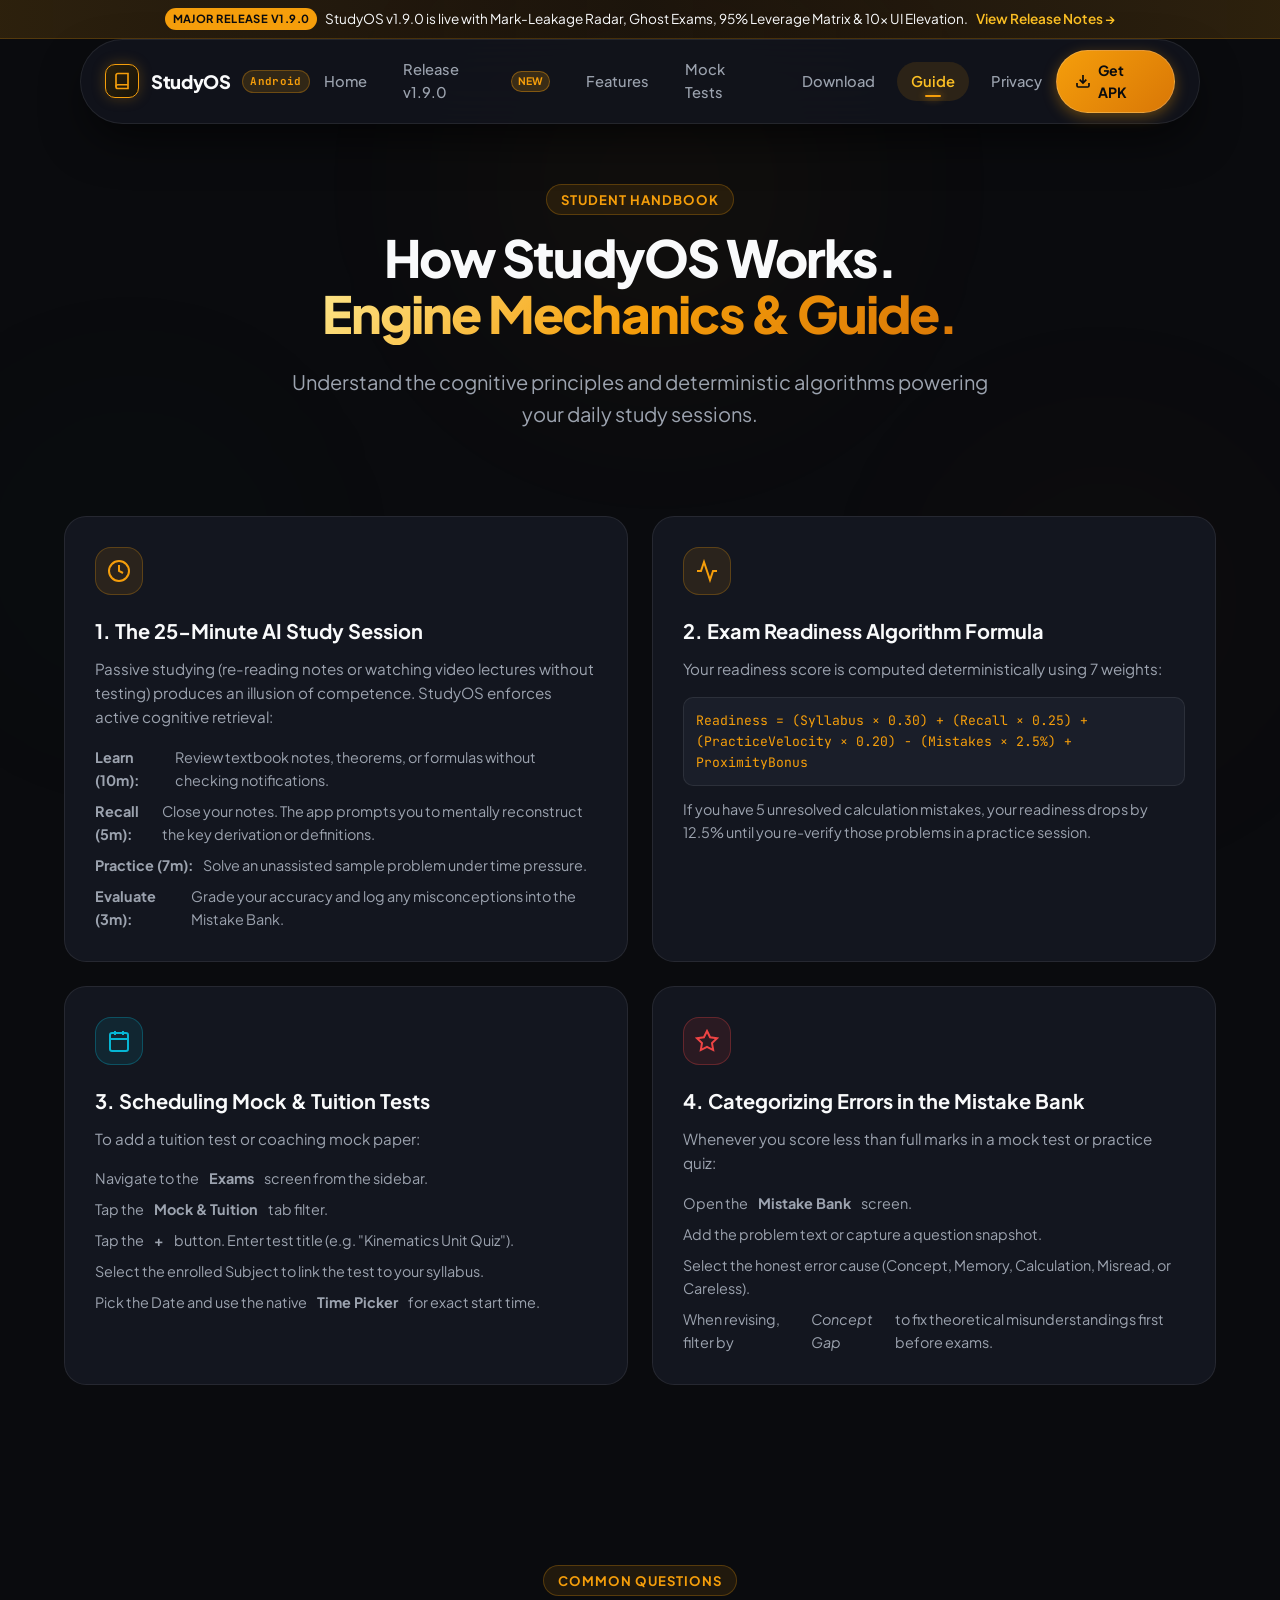
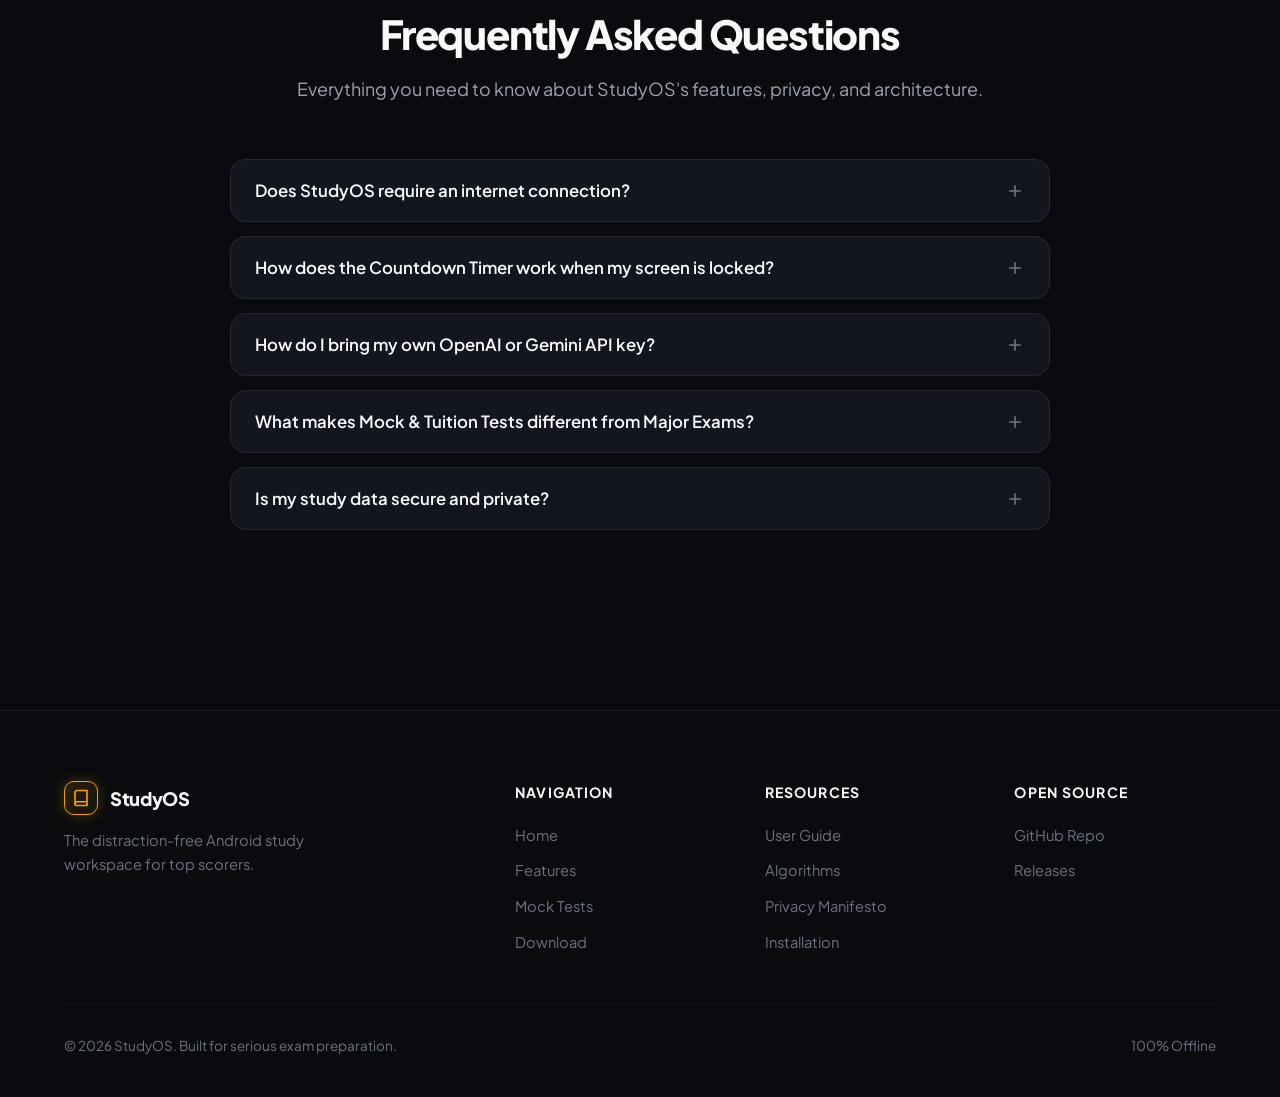
<file: docs/docs.html>
<!DOCTYPE html>
<html lang="en">
<head>
  <meta charset="UTF-8">
  <meta name="viewport" content="width=device-width, initial-scale=1.0, viewport-fit=cover">
  <title>Student Guide & Documentation — StudyOS</title>
  <meta name="description" content="Complete documentation and user handbook for StudyOS. Learn how the 25m AI study session works, how Exam Readiness is calculated, and how to use the Mistake Bank.">
  
  <link rel="icon" type="image/png" href="favicon.png">
  <link rel="apple-touch-icon" href="apple-touch-icon.png">
  
  <link rel="preconnect" href="https://fonts.googleapis.com">
  <link rel="preconnect" href="https://fonts.gstatic.com" crossorigin>
  <link href="https://fonts.googleapis.com/css2?family=Plus+Jakarta+Sans:wght@300;400;500;600;700;800&family=JetBrains+Mono:wght@400;500;600;700&display=swap" rel="stylesheet">
  <link rel="stylesheet" href="assets/css/style.css">
</head>
<body>

  <!-- Ambient Glow Effects -->
  <div class="ambient-mesh">
    <div class="ambient-orb ambient-orb-1"></div>
    <div class="ambient-orb ambient-orb-2"></div>
    <div class="ambient-orb ambient-orb-3"></div>
  </div>

  <!-- Top Announcement Bar -->
  <div class="top-announcement">
    <span class="announcement-badge">Major Release v1.9.0</span>
    <span>StudyOS v1.9.0 is live with Mark-Leakage Radar, Ghost Exams, 95% Leverage Matrix &amp; 10x UI Elevation.</span>
    <a href="release.html">View Release Notes &rarr;</a>
  </div>

  <!-- Navigation Bar -->
  <div class="nav-wrapper">
    <header class="navbar">
      <a href="index.html" class="brand">
        <div class="brand-icon">
          <svg viewBox="0 0 24 24" fill="none" stroke="currentColor" stroke-width="2.2">
            <path d="M4 19.5A2.5 2.5 0 0 1 6.5 17H20"></path>
            <path d="M6.5 2H20v20H6.5A2.5 2.5 0 0 1 4 19.5v-15A2.5 2.5 0 0 1 6.5 2z"></path>
          </svg>
        </div>
        <span>StudyOS</span>
        <span class="brand-tag">Android</span>
      </a>

      <nav>
        <ul class="nav-links">
          <li><a href="index.html" class="nav-link">Home</a></li>
          <li><a href="release.html" class="nav-link">Release v1.9.0 <span class="nav-badge-new">New</span></a></li>
          <li><a href="features.html" class="nav-link">Features</a></li>
          <li><a href="mock-tests.html" class="nav-link">Mock Tests</a></li>
          <li><a href="download.html" class="nav-link">Download</a></li>
          <li><a href="docs.html" class="nav-link active">Guide</a></li>
          <li><a href="privacy.html" class="nav-link">Privacy</a></li>
        </ul>
      </nav>

      <div class="nav-actions">
        <a href="download.html" class="btn-nav-download">
          <svg viewBox="0 0 24 24" fill="none" stroke="currentColor" stroke-width="2.5">
            <path d="M21 15v4a2 2 0 0 1-2 2H5a2 2 0 0 1-2-2v-4"></path>
            <polyline points="7 10 12 15 17 10"></polyline>
            <line x1="12" y1="15" x2="12" y2="3"></line>
          </svg>
          <span>Get APK</span>
        </a>
        <button class="mobile-toggle" aria-label="Open Menu">
          <svg viewBox="0 0 24 24" fill="none" stroke="currentColor" stroke-width="2">
            <line x1="3" y1="12" x2="21" y2="12"></line>
            <line x1="3" y1="6" x2="21" y2="6"></line>
            <line x1="3" y1="18" x2="21" y2="18"></line>
          </svg>
        </button>
      </div>
    </header>
  </div>

  <!-- Mobile Drawer -->
  <div class="mobile-drawer">
    <div class="drawer-header">
      <div class="brand">
        <div class="brand-icon">
          <svg viewBox="0 0 24 24" fill="none" stroke="currentColor" stroke-width="2.2"><path d="M4 19.5A2.5 2.5 0 0 1 6.5 17H20"></path><path d="M6.5 2H20v20H6.5A2.5 2.5 0 0 1 4 19.5v-15A2.5 2.5 0 0 1 6.5 2z"></path></svg>
        </div>
        <span>StudyOS</span>
      </div>
      <button class="drawer-close" style="background:transparent;border:none;color:#fff;cursor:pointer;padding:8px;">
        <svg width="24" height="24" viewBox="0 0 24 24" fill="none" stroke="currentColor" stroke-width="2"><line x1="18" y1="6" x2="6" y2="18"></line><line x1="6" y1="6" x2="18" y2="18"></line></svg>
      </button>
    </div>
    <ul class="drawer-links">
      <li><a href="index.html" class="drawer-link">Home <span>&rarr;</span></a></li>
      <li><a href="features.html" class="drawer-link">Features <span>&rarr;</span></a></li>
      <li><a href="mock-tests.html" class="drawer-link">Mock &amp; Tuition Tests <span>&rarr;</span></a></li>
      <li><a href="download.html" class="drawer-link">Download APK <span>&rarr;</span></a></li>
      <li><a href="docs.html" class="drawer-link active">Student Guide &amp; FAQ <span>&rarr;</span></a></li>
      <li><a href="privacy.html" class="drawer-link">100% Offline Manifesto <span>&rarr;</span></a></li>
    </ul>
  </div>

  <!-- Header -->
  <section class="section" style="padding-top:60px; padding-bottom:40px; text-align:center;">
    <div class="container">
      <span class="section-eyebrow">Student Handbook</span>
      <h1 class="hero-title" style="font-size:3.2rem;">
        How StudyOS Works. <br>
        <span class="text-gradient-gold">Engine Mechanics &amp; Guide.</span>
      </h1>
      <p class="hero-subtitle">
        Understand the cognitive principles and deterministic algorithms powering your daily study sessions.
      </p>
    </div>
  </section>

  <!-- Core Guides -->
  <section class="section" style="padding-top:10px;">
    <div class="container">
      <div class="grid-2">

        <!-- Guide 1 -->
        <div class="spotlight-card reveal">
          <div class="card-icon-badge">
            <svg viewBox="0 0 24 24" fill="none" stroke="currentColor" stroke-width="2"><circle cx="12" cy="12" r="10"></circle><polyline points="12 6 12 12 16 14"></polyline></svg>
          </div>
          <h3 class="card-title">1. The 25-Minute AI Study Session</h3>
          <p class="card-desc">
            Passive studying (re-reading notes or watching video lectures without testing) produces an illusion of competence. StudyOS enforces active cognitive retrieval:
          </p>
          <ul class="timer-checklist">
            <li><strong>Learn (10m):</strong> Review textbook notes, theorems, or formulas without checking notifications.</li>
            <li><strong>Recall (5m):</strong> Close your notes. The app prompts you to mentally reconstruct the key derivation or definitions.</li>
            <li><strong>Practice (7m):</strong> Solve an unassisted sample problem under time pressure.</li>
            <li><strong>Evaluate (3m):</strong> Grade your accuracy and log any misconceptions into the Mistake Bank.</li>
          </ul>
        </div>

        <!-- Guide 2 -->
        <div class="spotlight-card reveal" id="algorithms">
          <div class="card-icon-badge">
            <svg viewBox="0 0 24 24" fill="none" stroke="currentColor" stroke-width="2"><path d="M22 12h-4l-3 9L9 3l-3 9H2"></path></svg>
          </div>
          <h3 class="card-title">2. Exam Readiness Algorithm Formula</h3>
          <p class="card-desc">
            Your readiness score is computed deterministically using 7 weights:
          </p>
          <div style="background:var(--surface-2); border:1px solid var(--border); border-radius:var(--radius-sm); padding:12px; font-family:var(--font-mono); font-size:0.82rem; margin-bottom:12px; color:var(--accent);">
            Readiness = (Syllabus &times; 0.30) + (Recall &times; 0.25) + (PracticeVelocity &times; 0.20) - (Mistakes &times; 2.5%) + ProximityBonus
          </div>
          <p class="card-desc" style="font-size:0.9rem;">
            If you have 5 unresolved calculation mistakes, your readiness drops by 12.5% until you re-verify those problems in a practice session.
          </p>
        </div>

        <!-- Guide 3 -->
        <div class="spotlight-card reveal">
          <div class="card-icon-badge" style="background:rgba(6, 182, 212, 0.1); border-color:rgba(6, 182, 212, 0.3); color:#06B6D4;">
            <svg viewBox="0 0 24 24" fill="none" stroke="currentColor" stroke-width="2"><rect x="3" y="4" width="18" height="18" rx="2" ry="2"></rect><line x1="16" y1="2" x2="16" y2="6"></line><line x1="8" y1="2" x2="8" y2="6"></line><line x1="3" y1="10" x2="21" y2="10"></line></svg>
          </div>
          <h3 class="card-title">3. Scheduling Mock &amp; Tuition Tests</h3>
          <p class="card-desc">
            To add a tuition test or coaching mock paper:
          </p>
          <ul class="timer-checklist">
            <li>Navigate to the <strong>Exams</strong> screen from the sidebar.</li>
            <li>Tap the <strong>Mock &amp; Tuition</strong> tab filter.</li>
            <li>Tap the <strong>+</strong> button. Enter test title (e.g. "Kinematics Unit Quiz").</li>
            <li>Select the enrolled Subject to link the test to your syllabus.</li>
            <li>Pick the Date and use the native <strong>Time Picker</strong> for exact start time.</li>
          </ul>
        </div>

        <!-- Guide 4 -->
        <div class="spotlight-card reveal">
          <div class="card-icon-badge" style="background:rgba(239, 68, 68, 0.1); border-color:rgba(239, 68, 68, 0.3); color:var(--error);">
            <svg viewBox="0 0 24 24" fill="none" stroke="currentColor" stroke-width="2"><polygon points="12 2 15.09 8.26 22 9.27 17 14.14 18.18 21.02 12 17.77 5.82 21.02 7 14.14 2 9.27 8.91 8.26 12 2"></polygon></svg>
          </div>
          <h3 class="card-title">4. Categorizing Errors in the Mistake Bank</h3>
          <p class="card-desc">
            Whenever you score less than full marks in a mock test or practice quiz:
          </p>
          <ul class="timer-checklist">
            <li>Open the <strong>Mistake Bank</strong> screen.</li>
            <li>Add the problem text or capture a question snapshot.</li>
            <li>Select the honest error cause (Concept, Memory, Calculation, Misread, or Careless).</li>
            <li>When revising, filter by <em>Concept Gap</em> to fix theoretical misunderstandings first before exams.</li>
          </ul>
        </div>

      </div>
    </div>
  </section>

  <!-- Interactive FAQ Accordion -->
  <section class="section" id="faq">
    <div class="container container-narrow">
      <div class="section-header reveal">
        <span class="section-eyebrow">Common Questions</span>
        <h2 class="section-title">Frequently Asked Questions</h2>
        <p class="section-description">Everything you need to know about StudyOS's features, privacy, and architecture.</p>
      </div>

      <div class="faq-list reveal">
        <div class="faq-item">
          <button class="faq-question">
            <span>Does StudyOS require an internet connection?</span>
            <svg class="faq-toggle-icon" viewBox="0 0 24 24" fill="none" stroke="currentColor" stroke-width="2"><line x1="12" y1="5" x2="12" y2="19"></line><line x1="5" y1="12" x2="19" y2="12"></line></svg>
          </button>
          <div class="faq-answer">
            <p>No. StudyOS is engineered from the ground up as an offline-first system. All your subjects, chapters, flashcards, mock tests, mistake logs, and algorithms run inside your device's local Room SQLite database. You can use it in airplane mode, subway commutes, or study halls without internet.</p>
          </div>
        </div>

        <div class="faq-item">
          <button class="faq-question">
            <span>How does the Countdown Timer work when my screen is locked?</span>
            <svg class="faq-toggle-icon" viewBox="0 0 24 24" fill="none" stroke="currentColor" stroke-width="2"><line x1="12" y1="5" x2="12" y2="19"></line><line x1="5" y1="12" x2="19" y2="12"></line></svg>
          </button>
          <div class="faq-answer">
            <p>StudyOS registers system-level exact alarms with Android's native <code>AlarmManager</code>. When your timer reaches zero, Android triggers a high-priority notification channel with audio alerts and vibration, ensuring you never miss the end of your study or break session even during deep sleep.</p>
          </div>
        </div>

        <div class="faq-item">
          <button class="faq-question">
            <span>How do I bring my own OpenAI or Gemini API key?</span>
            <svg class="faq-toggle-icon" viewBox="0 0 24 24" fill="none" stroke="currentColor" stroke-width="2"><line x1="12" y1="5" x2="12" y2="19"></line><line x1="5" y1="12" x2="19" y2="12"></line></svg>
          </button>
          <div class="faq-answer">
            <p>In the StudyOS Settings screen, tap <strong>AI Configuration</strong>. You can paste your own OpenAI or Google Gemini API key. The key is encrypted locally using Android Keystore and <code>EncryptedSharedPreferences</code>. StudyOS communicates directly with the AI API endpoint without passing through any intermediary proxy servers.</p>
          </div>
        </div>

        <div class="faq-item">
          <button class="faq-question">
            <span>What makes Mock &amp; Tuition Tests different from Major Exams?</span>
            <svg class="faq-toggle-icon" viewBox="0 0 24 24" fill="none" stroke="currentColor" stroke-width="2"><line x1="12" y1="5" x2="12" y2="19"></line><line x1="5" y1="12" x2="19" y2="12"></line></svg>
          </button>
          <div class="faq-answer">
            <p>Major exams (like final board or university papers) are terminal goals with high stakes. In contrast, tuition quizzes and mock papers are diagnostic tests meant to discover weak spots. StudyOS provides a separate tab filter, exact time-of-day pickers, and direct links to the Mistake Bank so that coaching tests help you improve rather than creating unnecessary panic.</p>
          </div>
        </div>

        <div class="faq-item">
          <button class="faq-question">
            <span>Is my study data secure and private?</span>
            <svg class="faq-toggle-icon" viewBox="0 0 24 24" fill="none" stroke="currentColor" stroke-width="2"><line x1="12" y1="5" x2="12" y2="19"></line><line x1="5" y1="12" x2="19" y2="12"></line></svg>
          </button>
          <div class="faq-answer">
            <p>100%. StudyOS contains zero third-party analytics trackers, zero marketing telemetry, and no remote database sync. Everything remains on your device under your complete ownership.</p>
          </div>
        </div>
      </div>
    </div>
  </section>

  <!-- Footer -->
  <footer class="site-footer">
    <div class="container">
      <div class="footer-grid">
        <div class="footer-brand">
          <div class="brand">
            <div class="brand-icon">
              <svg viewBox="0 0 24 24" fill="none" stroke="currentColor" stroke-width="2.2"><path d="M4 19.5A2.5 2.5 0 0 1 6.5 17H20"></path><path d="M6.5 2H20v20H6.5A2.5 2.5 0 0 1 4 19.5v-15A2.5 2.5 0 0 1 6.5 2z"></path></svg>
            </div>
            <span>StudyOS</span>
          </div>
          <p>The distraction-free Android study workspace for top scorers.</p>
        </div>

        <div class="footer-col">
          <h5>Navigation</h5>
          <ul>
            <li><a href="index.html">Home</a></li>
            <li><a href="features.html">Features</a></li>
            <li><a href="mock-tests.html">Mock Tests</a></li>
            <li><a href="download.html">Download</a></li>
          </ul>
        </div>

        <div class="footer-col">
          <h5>Resources</h5>
          <ul>
            <li><a href="docs.html">User Guide</a></li>
            <li><a href="docs.html#algorithms">Algorithms</a></li>
            <li><a href="privacy.html">Privacy Manifesto</a></li>
            <li><a href="download.html#install-guide">Installation</a></li>
          </ul>
        </div>

        <div class="footer-col">
          <h5>Open Source</h5>
          <ul>
            <li><a href="https://github.com/contactaurawealth-lab/StudyOS" target="_blank" rel="noopener">GitHub Repo</a></li>
            <li><a href="https://github.com/contactaurawealth-lab/StudyOS/releases" target="_blank" rel="noopener">Releases</a></li>
          </ul>
        </div>
      </div>

      <div class="footer-bottom">
        <div>&copy; 2026 StudyOS. Built for serious exam preparation.</div>
        <div><a href="privacy.html" style="color:var(--text-muted); text-decoration:none;">100% Offline</a></div>
      </div>
    </div>
  </footer>

  <script src="assets/js/main.js"></script>
</body>
</html>
</file>
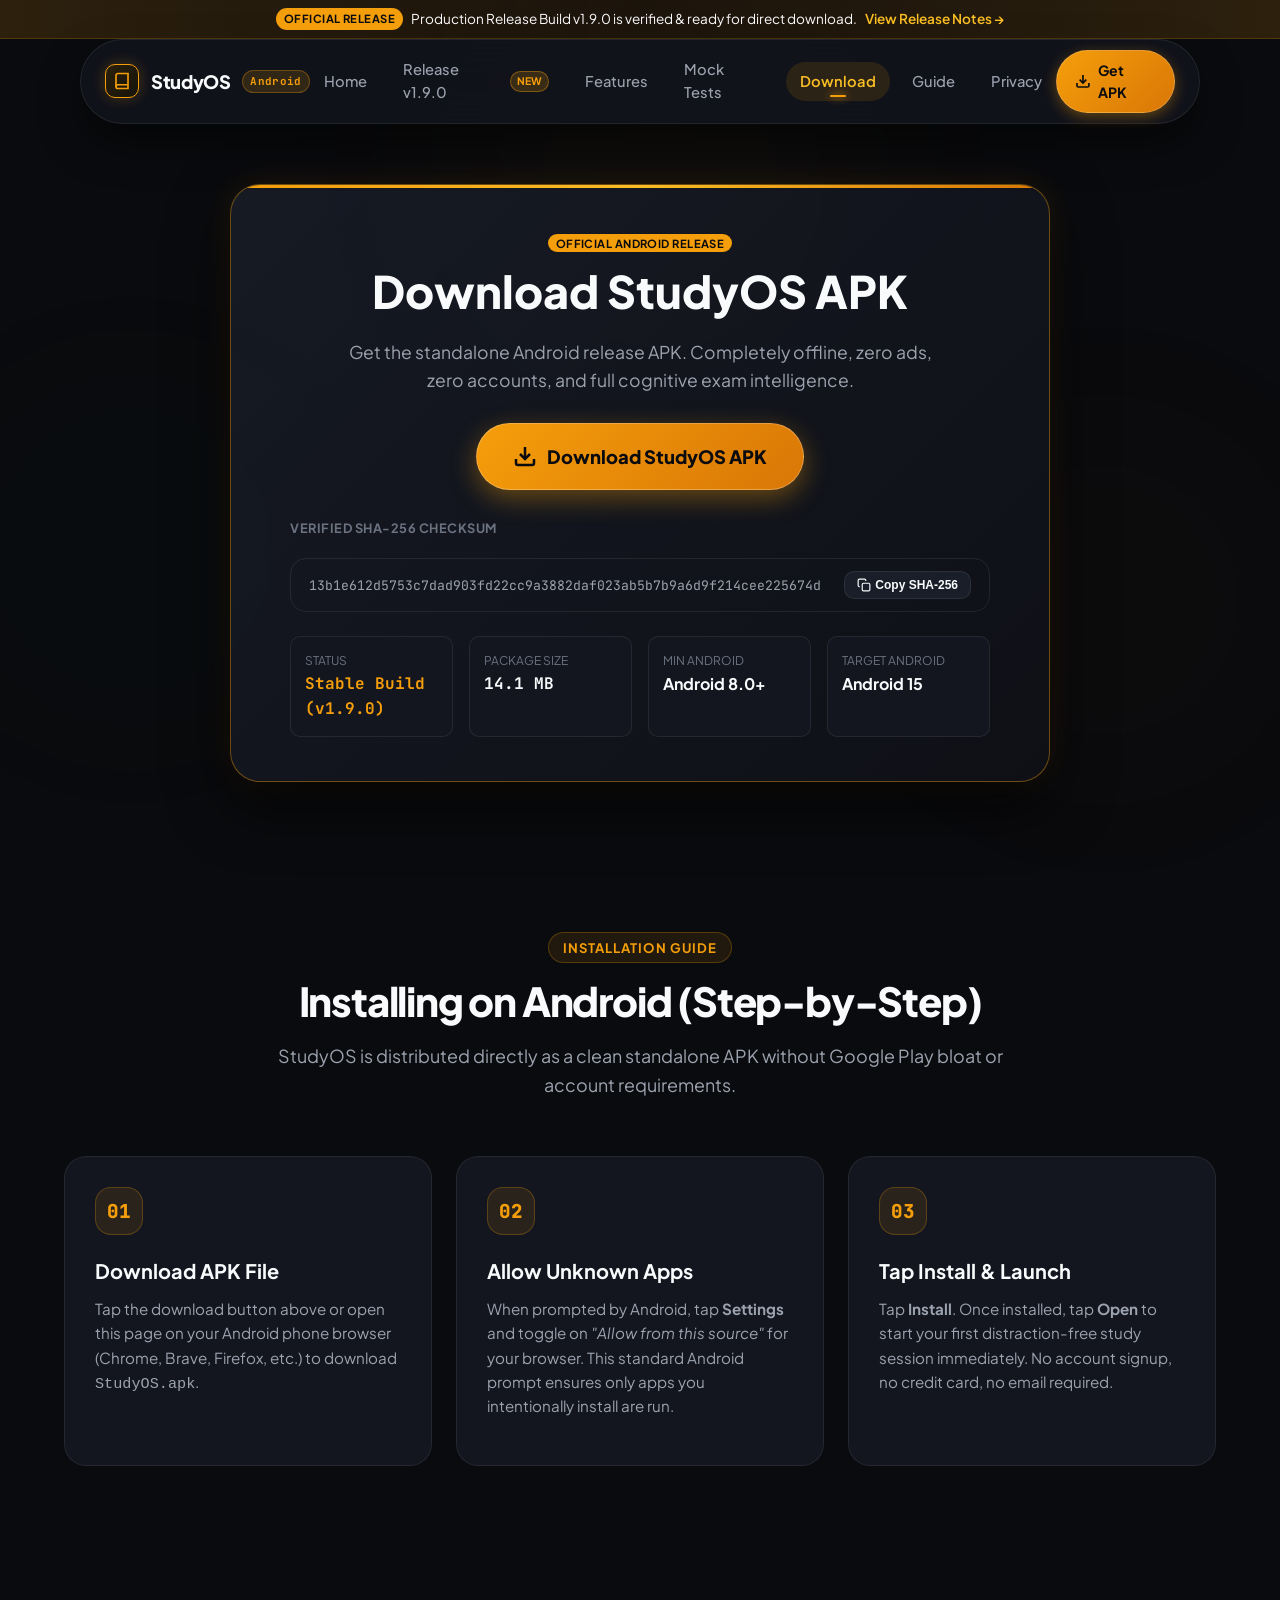
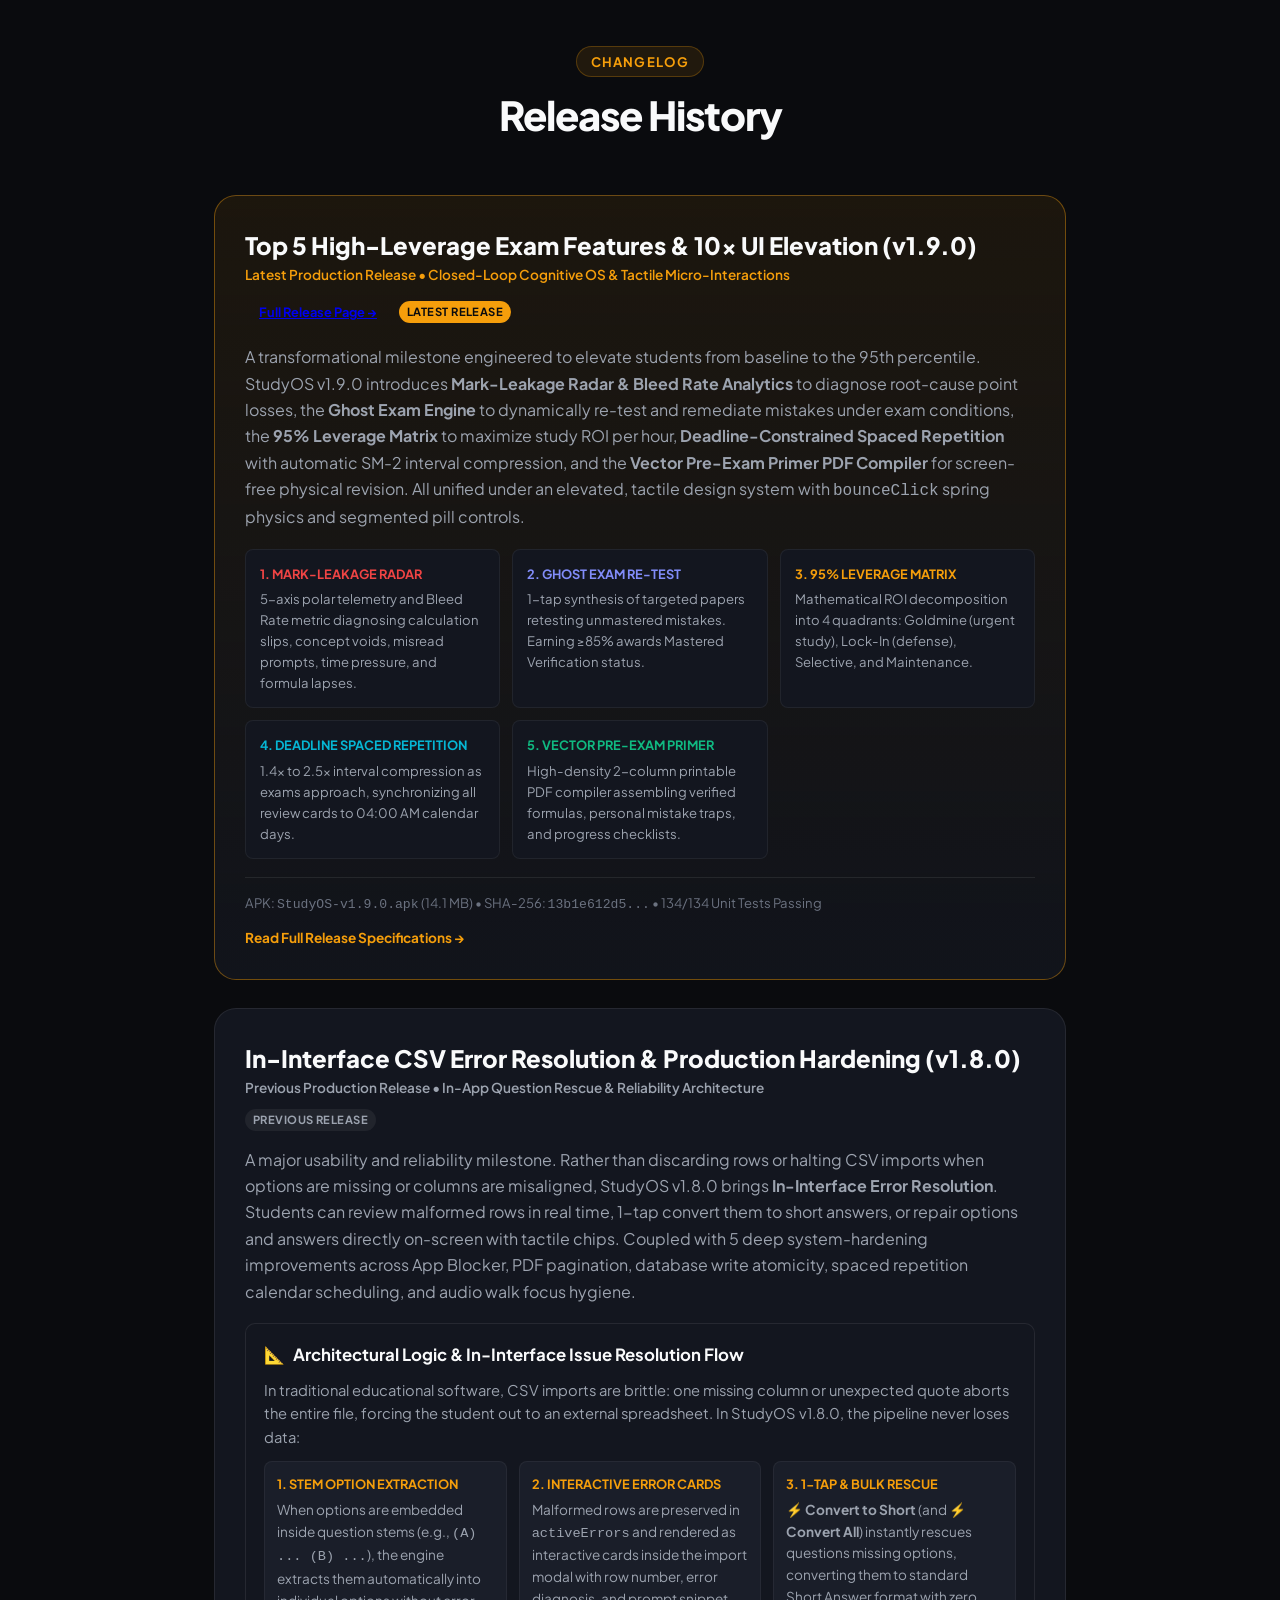
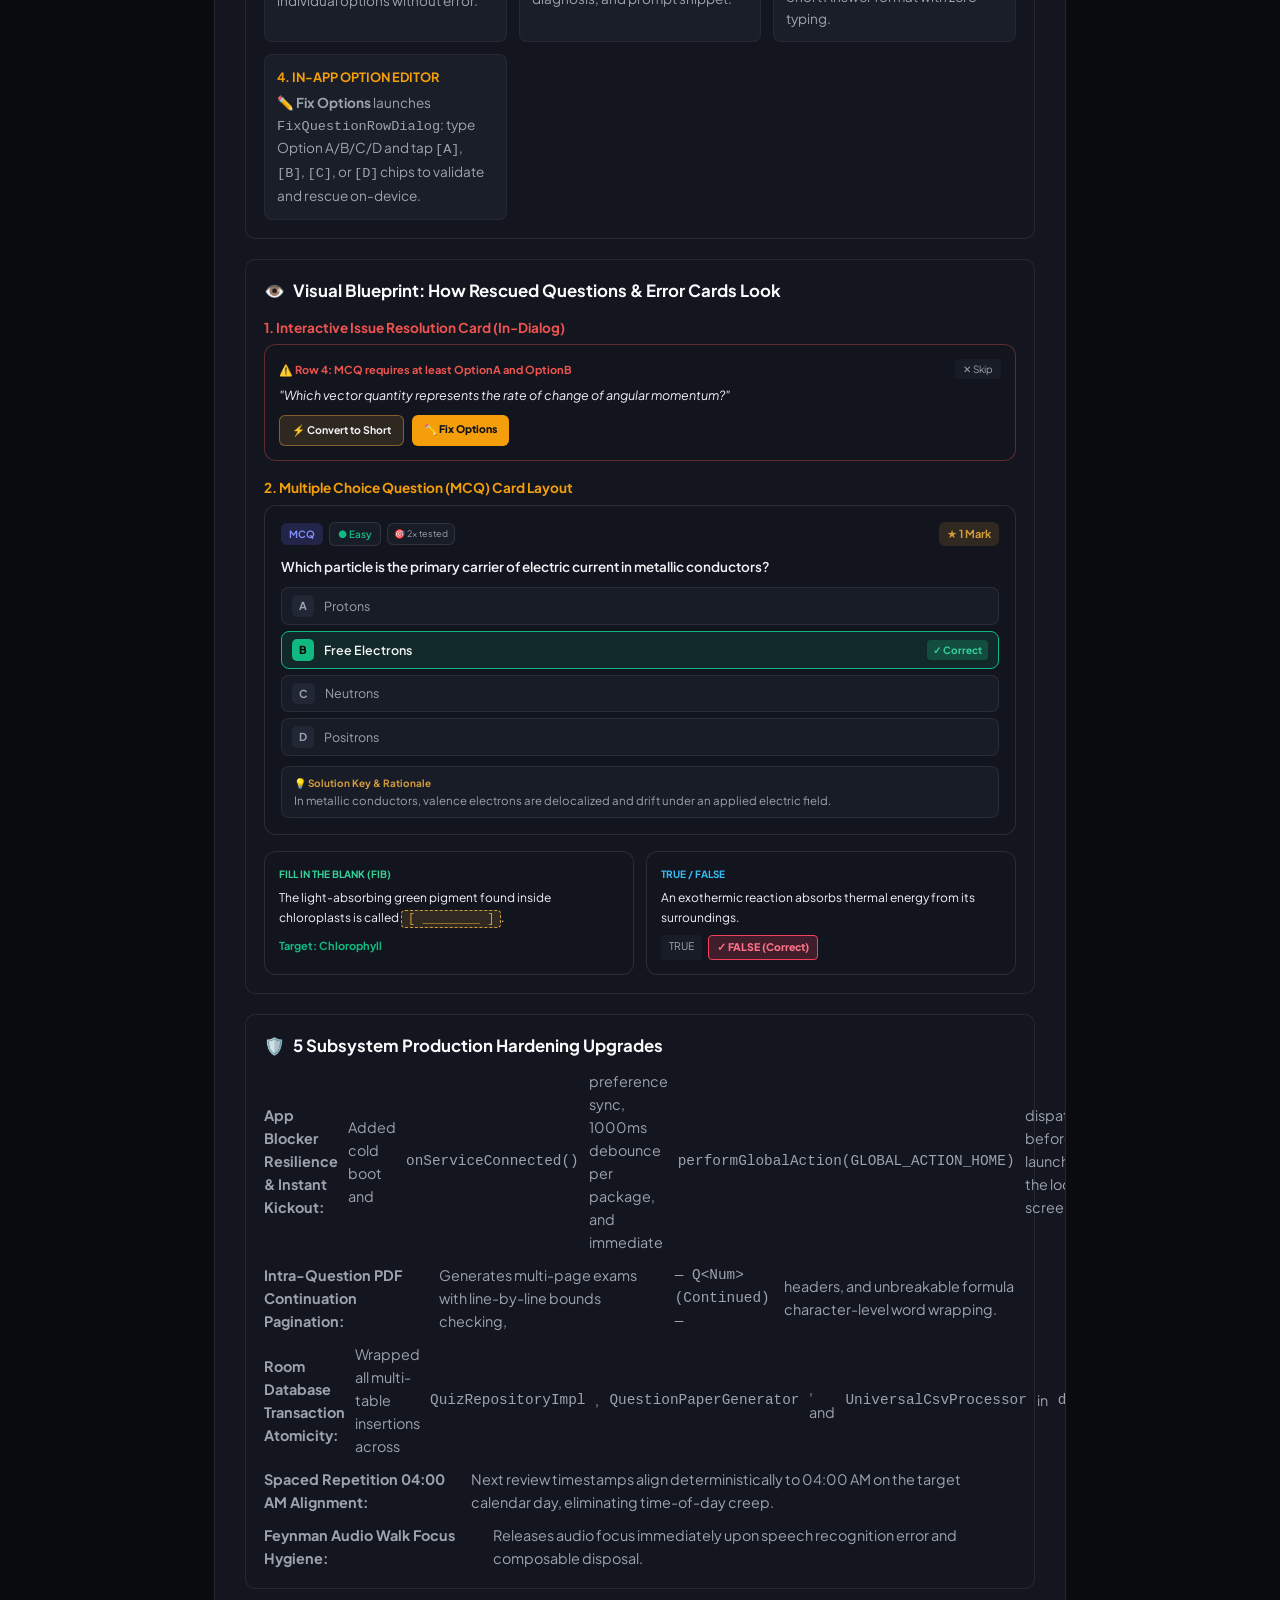
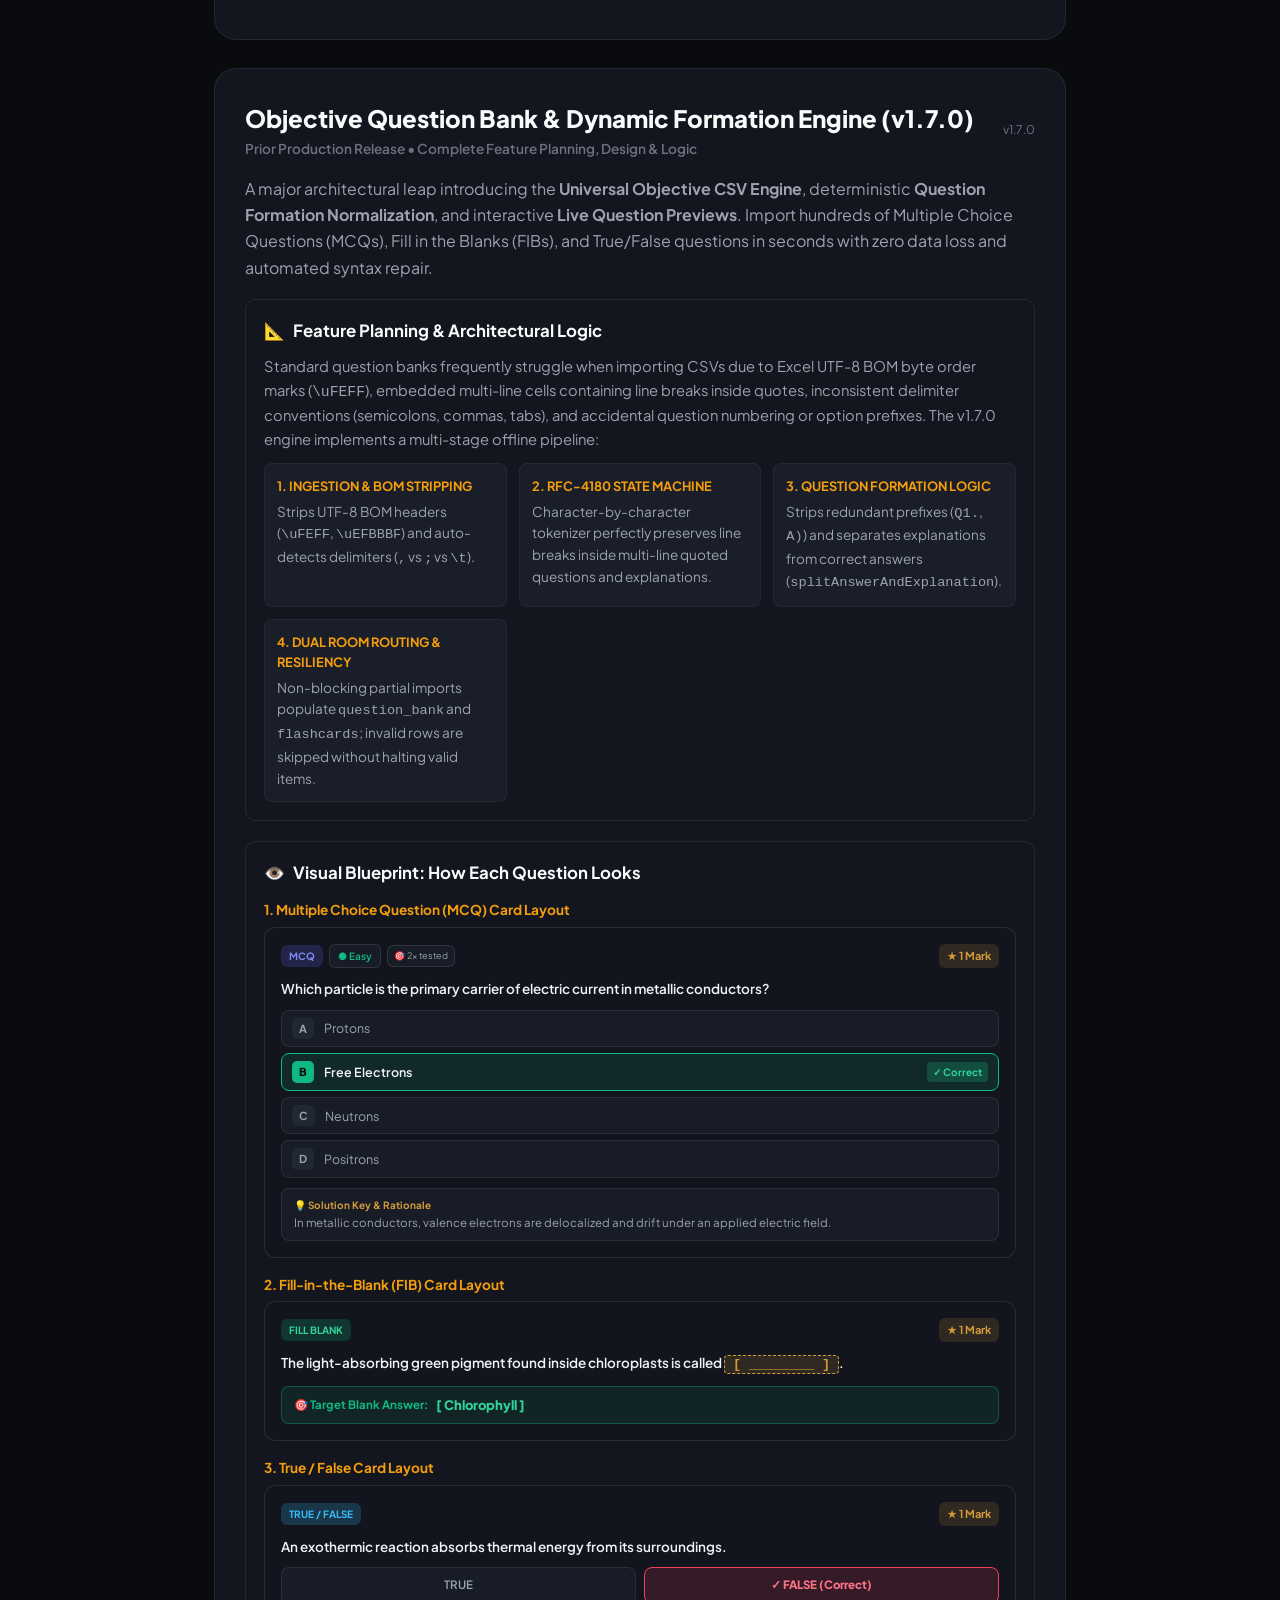
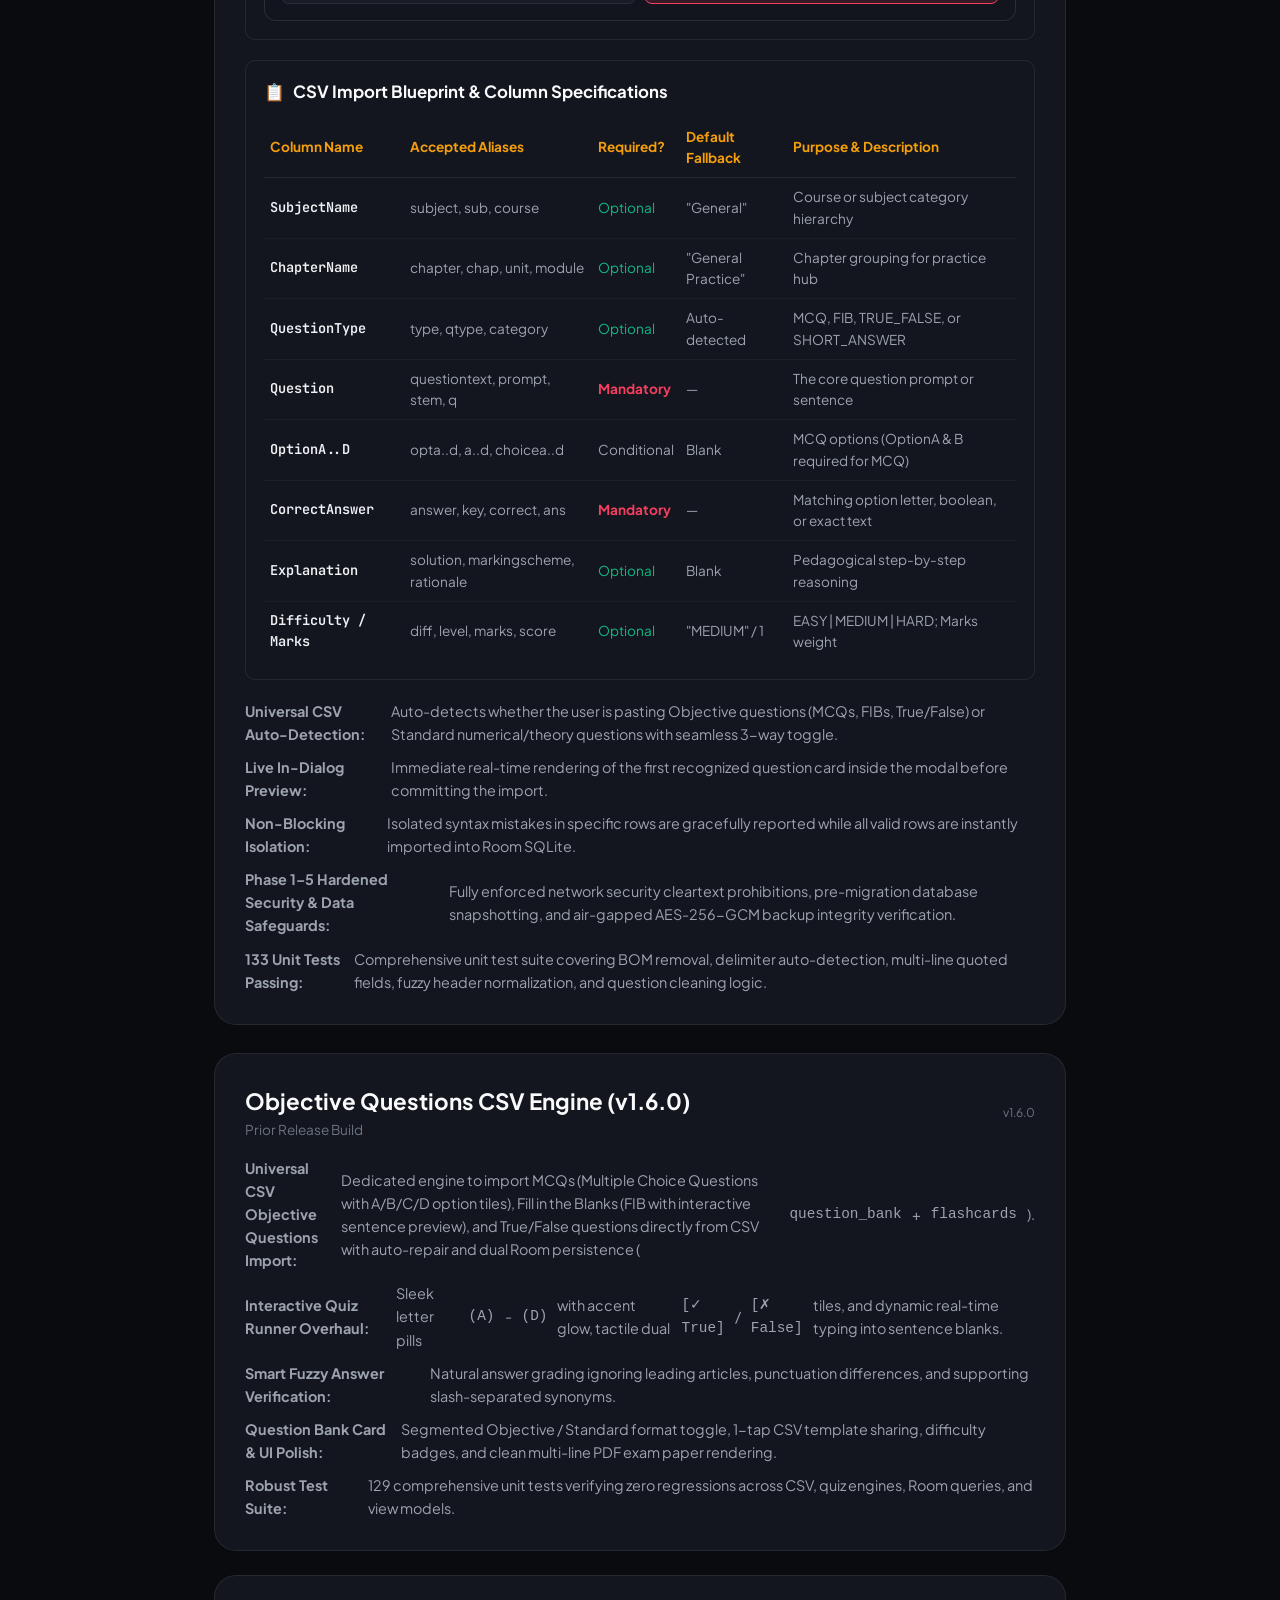
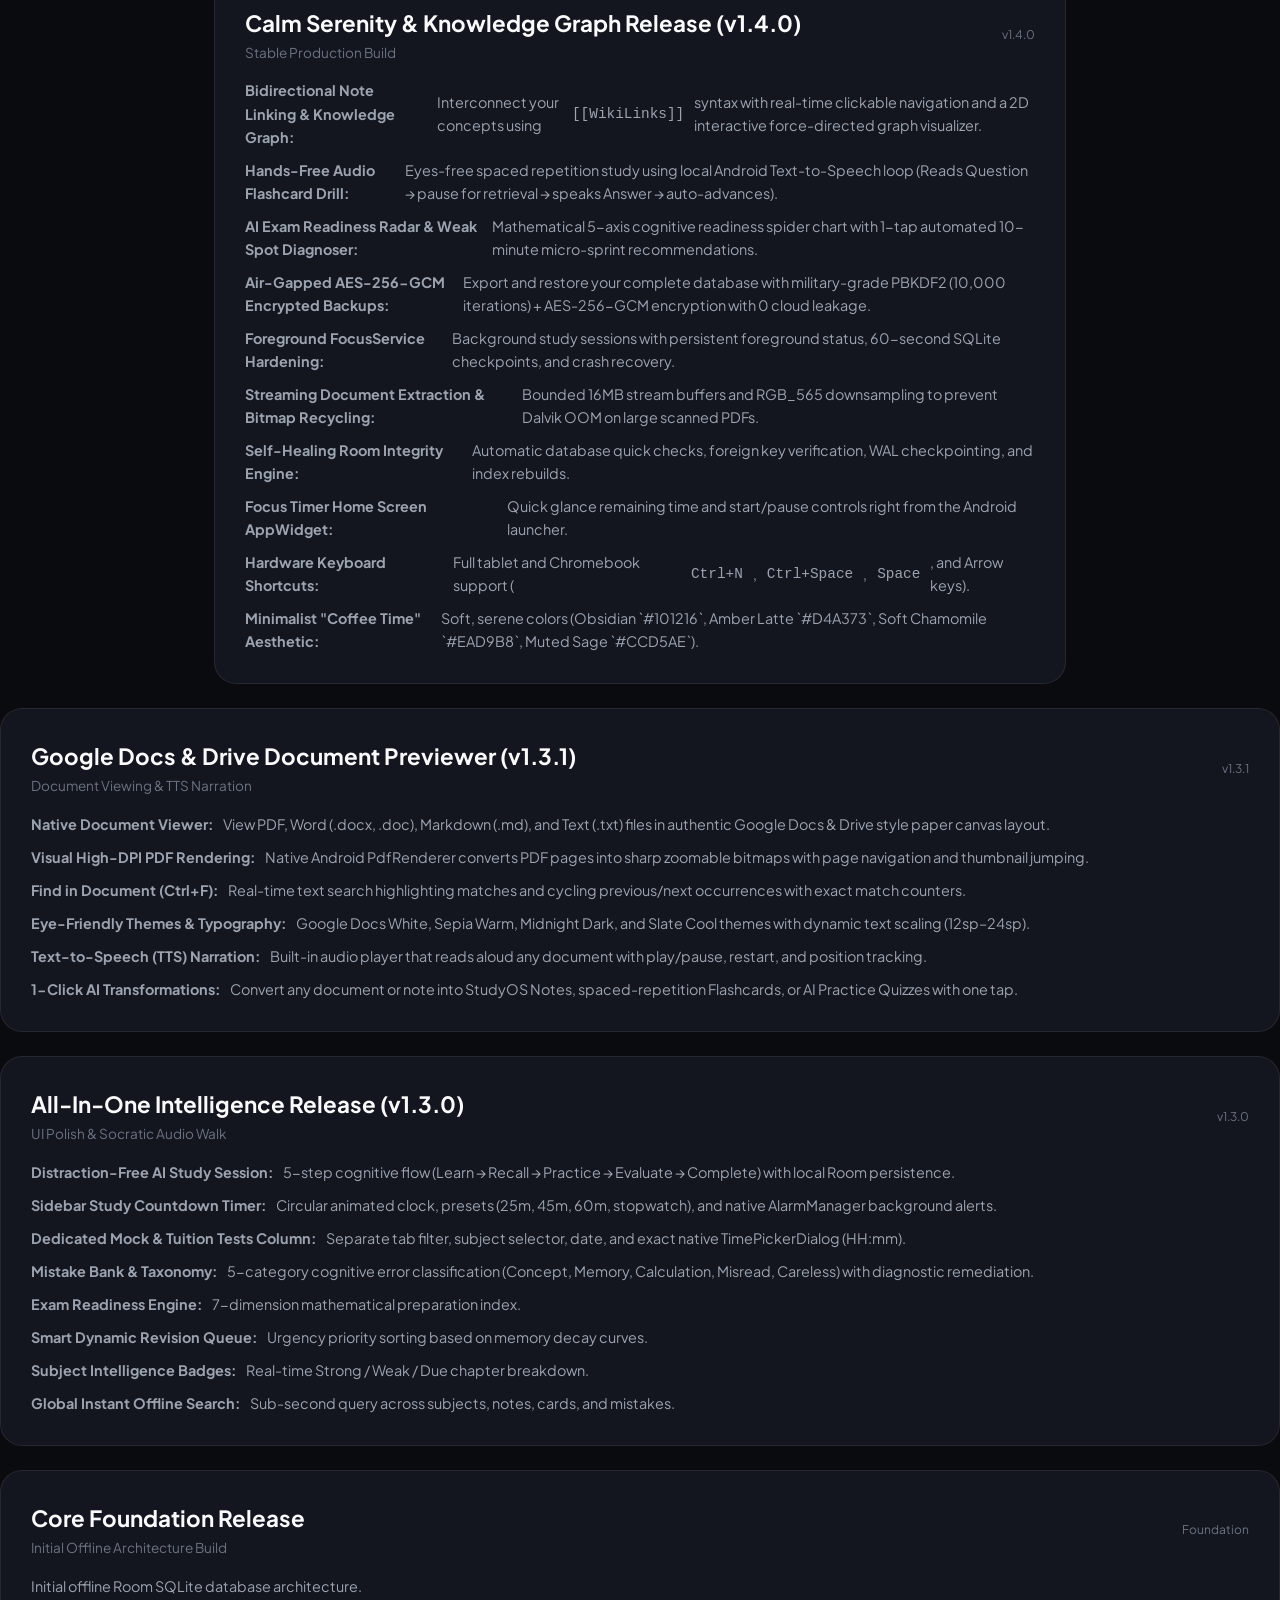
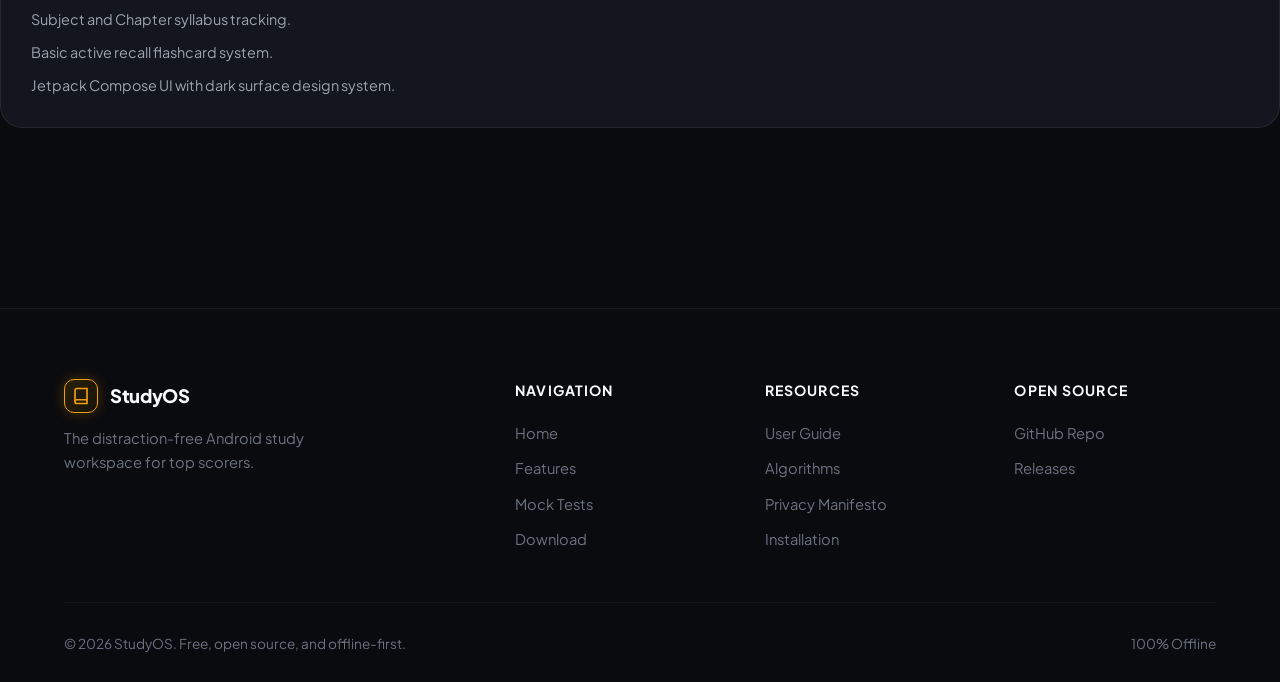
<file: docs/download.html>
<!DOCTYPE html>
<html lang="en">
<head>
  <meta charset="UTF-8">
  <meta name="viewport" content="width=device-width, initial-scale=1.0, viewport-fit=cover">
  <title>Download StudyOS APK — Distraction-Free Android App</title>
  <meta name="description" content="Download StudyOS standalone APK for Android. 100% offline, zero trackers, verified SHA-256 checksum. Complete installation guide and release details.">
  
  <meta property="og:type" content="website">
  <meta property="og:title" content="Download StudyOS APK — Distraction-Free Android App">
  <meta property="og:description" content="Download StudyOS standalone APK for Android. 100% offline, zero trackers, verified SHA-256 checksum.">
  <meta property="og:image" content="https://studyos-workspace.vercel.app/og-image.png">
  <meta property="og:url" content="https://studyos-workspace.vercel.app/download">
  <meta name="theme-color" content="#0A0B0E">

  <link rel="icon" type="image/png" href="favicon.png">
  <link rel="apple-touch-icon" href="apple-touch-icon.png">
  
  <link rel="preconnect" href="https://fonts.googleapis.com">
  <link rel="preconnect" href="https://fonts.gstatic.com" crossorigin>
  <link href="https://fonts.googleapis.com/css2?family=Plus+Jakarta+Sans:wght@300;400;500;600;700;800&family=JetBrains+Mono:wght@400;500;600;700&display=swap" rel="stylesheet">
  <link rel="stylesheet" href="assets/css/style.css">
</head>
<body>

  <!-- Ambient Glow Effects -->
  <div class="ambient-mesh">
    <div class="ambient-orb ambient-orb-1"></div>
    <div class="ambient-orb ambient-orb-2"></div>
    <div class="ambient-orb ambient-orb-3"></div>
  </div>

  <!-- Top Announcement Bar -->
  <div class="top-announcement">
    <span class="announcement-badge">Official Release</span>
    <span>Production Release Build v1.9.0 is verified &amp; ready for direct download.</span>
    <a href="release.html">View Release Notes &rarr;</a>
  </div>

  <!-- Navigation Bar -->
  <div class="nav-wrapper">
    <header class="navbar">
      <a href="index.html" class="brand">
        <div class="brand-icon">
          <svg viewBox="0 0 24 24" fill="none" stroke="currentColor" stroke-width="2.2">
            <path d="M4 19.5A2.5 2.5 0 0 1 6.5 17H20"></path>
            <path d="M6.5 2H20v20H6.5A2.5 2.5 0 0 1 4 19.5v-15A2.5 2.5 0 0 1 6.5 2z"></path>
          </svg>
        </div>
        <span>StudyOS</span>
        <span class="brand-tag">Android</span>
      </a>

      <nav>
        <ul class="nav-links">
          <li><a href="index.html" class="nav-link">Home</a></li>
          <li><a href="release.html" class="nav-link">Release v1.9.0 <span class="nav-badge-new">New</span></a></li>
          <li><a href="features.html" class="nav-link">Features</a></li>
          <li><a href="mock-tests.html" class="nav-link">Mock Tests</a></li>
          <li><a href="download.html" class="nav-link active">Download</a></li>
          <li><a href="docs.html" class="nav-link">Guide</a></li>
          <li><a href="privacy.html" class="nav-link">Privacy</a></li>
        </ul>
      </nav>

      <div class="nav-actions">
        <a href="downloads/StudyOS.apk" class="btn-nav-download">
          <svg viewBox="0 0 24 24" fill="none" stroke="currentColor" stroke-width="2.5">
            <path d="M21 15v4a2 2 0 0 1-2 2H5a2 2 0 0 1-2-2v-4"></path>
            <polyline points="7 10 12 15 17 10"></polyline>
            <line x1="12" y1="15" x2="12" y2="3"></line>
          </svg>
          <span>Get APK</span>
        </a>
        <button class="mobile-toggle" aria-label="Open Menu">
          <svg viewBox="0 0 24 24" fill="none" stroke="currentColor" stroke-width="2">
            <line x1="3" y1="12" x2="21" y2="12"></line>
            <line x1="3" y1="6" x2="21" y2="6"></line>
            <line x1="3" y1="18" x2="21" y2="18"></line>
          </svg>
        </button>
      </div>
    </header>
  </div>

  <!-- Mobile Drawer -->
  <div class="mobile-drawer">
    <div class="drawer-header">
      <div class="brand">
        <div class="brand-icon">
          <svg viewBox="0 0 24 24" fill="none" stroke="currentColor" stroke-width="2.2"><path d="M4 19.5A2.5 2.5 0 0 1 6.5 17H20"></path><path d="M6.5 2H20v20H6.5A2.5 2.5 0 0 1 4 19.5v-15A2.5 2.5 0 0 1 6.5 2z"></path></svg>
        </div>
        <span>StudyOS</span>
      </div>
      <button class="drawer-close" style="background:transparent;border:none;color:#fff;cursor:pointer;padding:8px;">
        <svg width="24" height="24" viewBox="0 0 24 24" fill="none" stroke="currentColor" stroke-width="2"><line x1="18" y1="6" x2="6" y2="18"></line><line x1="6" y1="6" x2="18" y2="18"></line></svg>
      </button>
    </div>
    <ul class="drawer-links">
      <li><a href="index.html" class="drawer-link">Home <span>&rarr;</span></a></li>
      <li><a href="release.html" class="drawer-link">Release v1.9.0 <span>&rarr;</span></a></li>
      <li><a href="features.html" class="drawer-link">Features <span>&rarr;</span></a></li>
      <li><a href="mock-tests.html" class="drawer-link">Mock &amp; Tuition Tests <span>&rarr;</span></a></li>
      <li><a href="download.html" class="drawer-link active">Download APK <span>&rarr;</span></a></li>
      <li><a href="docs.html" class="drawer-link">Student Guide &amp; FAQ <span>&rarr;</span></a></li>
      <li><a href="privacy.html" class="drawer-link">100% Offline Manifesto <span>&rarr;</span></a></li>
    </ul>
  </div>

  <!-- Hero / Primary Download Card -->
  <section class="section" style="padding-top:60px; padding-bottom:60px;">
    <div class="container">
      <div class="download-card-hero reveal">
        <span class="announcement-badge" style="margin-bottom:16px;">Official Android Release</span>
        <h1 style="font-size:2.8rem; font-weight:800; margin-bottom:12px;">Download StudyOS APK</h1>
        <p style="color:var(--text-secondary); max-width:620px; margin:0 auto 28px auto; font-size:1.1rem;">
          Get the standalone Android release APK. Completely offline, zero ads, zero accounts, and full cognitive exam intelligence.
        </p>

        <!-- Big Download Action -->
        <div style="display:flex; justify-content:center; gap:16px; flex-wrap:wrap; margin-bottom:28px;">
          <a href="downloads/StudyOS.apk" class="btn-primary-hero" style="font-size:1.15rem; padding:18px 36px;">
            <svg width="24" height="24" viewBox="0 0 24 24" fill="none" stroke="currentColor" stroke-width="2.5">
              <path d="M21 15v4a2 2 0 0 1-2 2H5a2 2 0 0 1-2-2v-4"></path>
              <polyline points="7 10 12 15 17 10"></polyline>
              <line x1="12" y1="15" x2="12" y2="3"></line>
            </svg>
            <span>Download StudyOS APK</span>
          </a>
        </div>

        <!-- Checksum Verification Box -->
        <div style="text-align:left; max-width:700px; margin:0 auto 24px auto;">
          <div style="font-size:0.8rem; font-weight:700; color:var(--text-muted); text-transform:uppercase; margin-bottom:6px; letter-spacing:0.04em;">
            Verified SHA-256 Checksum
          </div>
          <div class="checksum-box">
            <span style="user-select:all;">13b1e612d5753c7dad903fd22cc9a3882daf023ab5b7b9a6d9f214cee225674d</span>
            <button class="copy-btn" data-copy-text="13b1e612d5753c7dad903fd22cc9a3882daf023ab5b7b9a6d9f214cee225674d">
              <svg width="14" height="14" viewBox="0 0 24 24" fill="none" stroke="currentColor" stroke-width="2"><rect x="9" y="9" width="13" height="13" rx="2" ry="2"></rect><path d="M5 15H4a2 2 0 0 1-2-2V4a2 2 0 0 1 2-2h9a2 2 0 0 1 2 2v1"></path></svg>
              <span>Copy SHA-256</span>
            </button>
          </div>
        </div>

        <!-- Release Specs Grid -->
        <div style="display:grid; grid-template-columns:repeat(auto-fit, minmax(160px, 1fr)); gap:16px; max-width:700px; margin:0 auto; text-align:left;">
          <div style="background:var(--surface-1); border:1px solid var(--border); padding:14px; border-radius:var(--radius-sm);">
            <div style="font-size:0.75rem; color:var(--text-muted); text-transform:uppercase;">Status</div>
            <div style="font-size:1rem; font-weight:700; font-family:var(--font-mono); color:var(--accent);">Stable Build (v1.9.0)</div>
          </div>
          <div style="background:var(--surface-1); border:1px solid var(--border); padding:14px; border-radius:var(--radius-sm);">
            <div style="font-size:0.75rem; color:var(--text-muted); text-transform:uppercase;">Package Size</div>
            <div style="font-size:1rem; font-weight:700; font-family:var(--font-mono); color:var(--text-primary);">14.1 MB</div>
          </div>
          <div style="background:var(--surface-1); border:1px solid var(--border); padding:14px; border-radius:var(--radius-sm);">
            <div style="font-size:0.75rem; color:var(--text-muted); text-transform:uppercase;">Min Android</div>
            <div style="font-size:1rem; font-weight:700; color:var(--text-primary);">Android 8.0+</div>
          </div>
          <div style="background:var(--surface-1); border:1px solid var(--border); padding:14px; border-radius:var(--radius-sm);">
            <div style="font-size:0.75rem; color:var(--text-muted); text-transform:uppercase;">Target Android</div>
            <div style="font-size:1rem; font-weight:700; color:var(--text-primary);">Android 15</div>
          </div>
        </div>
      </div>
    </div>
  </section>

  <!-- Step-by-Step Installation Guide -->
  <section class="section" id="install-guide">
    <div class="container">
      <div class="section-header reveal">
        <span class="section-eyebrow">Installation Guide</span>
        <h2 class="section-title">Installing on Android (Step-by-Step)</h2>
        <p class="section-description">
          StudyOS is distributed directly as a clean standalone APK without Google Play bloat or account requirements.
        </p>
      </div>

      <div class="grid-3">
        <!-- Step 1 -->
        <div class="spotlight-card reveal">
          <div class="card-icon-badge">
            <span style="font-family:var(--font-mono); font-weight:800; font-size:1.2rem;">01</span>
          </div>
          <h3 class="card-title">Download APK File</h3>
          <p class="card-desc">
            Tap the download button above or open this page on your Android phone browser (Chrome, Brave, Firefox, etc.) to download <code>StudyOS.apk</code>.
          </p>
        </div>

        <!-- Step 2 -->
        <div class="spotlight-card reveal">
          <div class="card-icon-badge">
            <span style="font-family:var(--font-mono); font-weight:800; font-size:1.2rem;">02</span>
          </div>
          <h3 class="card-title">Allow Unknown Apps</h3>
          <p class="card-desc">
            When prompted by Android, tap <strong>Settings</strong> and toggle on <em>"Allow from this source"</em> for your browser. This standard Android prompt ensures only apps you intentionally install are run.
          </p>
        </div>

        <!-- Step 3 -->
        <div class="spotlight-card reveal">
          <div class="card-icon-badge">
            <span style="font-family:var(--font-mono); font-weight:800; font-size:1.2rem;">03</span>
          </div>
          <h3 class="card-title">Tap Install &amp; Launch</h3>
          <p class="card-desc">
            Tap <strong>Install</strong>. Once installed, tap <strong>Open</strong> to start your first distraction-free study session immediately. No account signup, no credit card, no email required.
          </p>
        </div>
      </div>
    </div>
  </section>

  <!-- Release Notes & Changelog -->
  <section class="section" id="changelog">
    <div class="container container-narrow">
      <div class="section-header reveal">
        <span class="section-eyebrow">Changelog</span>
        <h2 class="section-title">Release History</h2>
      </div>

      <!-- v1.9.0 Latest Release -->
      <div class="spotlight-card reveal" style="margin-bottom:28px; border-color:var(--border-accent); background:linear-gradient(180deg, rgba(245,158,11,0.08) 0%, rgba(18,21,29,0.9) 100%);">
        <div style="display:flex; justify-content:space-between; align-items:center; margin-bottom:16px; flex-wrap:wrap; gap:10px;">
          <div>
            <h3 style="font-size:1.5rem; font-weight:800; color:var(--text-primary);">Top 5 High-Leverage Exam Features &amp; 10x UI Elevation (v1.9.0)</h3>
            <div style="font-size:0.85rem; color:var(--accent); font-weight:600;">Latest Production Release • Closed-Loop Cognitive OS &amp; Tactile Micro-Interactions</div>
          </div>
          <div style="display:flex; gap:8px; align-items:center;">
            <a href="release.html" class="btn-primary" style="padding:6px 14px; font-size:0.8rem; font-weight:700;">Full Release Page &rarr;</a>
            <span class="announcement-badge">Latest Release</span>
          </div>
        </div>

        <p style="color:var(--text-secondary); margin-bottom:18px; line-height:1.65;">
          A transformational milestone engineered to elevate students from baseline to the 95th percentile. StudyOS v1.9.0 introduces <strong>Mark-Leakage Radar &amp; Bleed Rate Analytics</strong> to diagnose root-cause point losses, the <strong>Ghost Exam Engine</strong> to dynamically re-test and remediate mistakes under exam conditions, the <strong>95% Leverage Matrix</strong> to maximize study ROI per hour, <strong>Deadline-Constrained Spaced Repetition</strong> with automatic SM-2 interval compression, and the <strong>Vector Pre-Exam Primer PDF Compiler</strong> for screen-free physical revision. All unified under an elevated, tactile design system with <code>bounceClick</code> spring physics and segmented pill controls.
        </p>

        <!-- Feature Grid Preview -->
        <div style="display:grid; grid-template-columns:repeat(auto-fit, minmax(220px, 1fr)); gap:12px; margin-bottom:18px;">
          <div style="background:var(--surface-1); padding:14px; border-radius:8px; border:1px solid rgba(255,255,255,0.06);">
            <div style="font-size:0.8rem; font-weight:700; color:#EF4444; text-transform:uppercase;">1. Mark-Leakage Radar</div>
            <div style="font-size:0.82rem; color:var(--text-secondary); margin-top:4px;">5-axis polar telemetry and Bleed Rate metric diagnosing calculation slips, concept voids, misread prompts, time pressure, and formula lapses.</div>
          </div>
          <div style="background:var(--surface-1); padding:14px; border-radius:8px; border:1px solid rgba(255,255,255,0.06);">
            <div style="font-size:0.8rem; font-weight:700; color:#818CF8; text-transform:uppercase;">2. Ghost Exam Re-Test</div>
            <div style="font-size:0.82rem; color:var(--text-secondary); margin-top:4px;">1-tap synthesis of targeted papers retesting unmastered mistakes. Earning &ge;85% awards Mastered Verification status.</div>
          </div>
          <div style="background:var(--surface-1); padding:14px; border-radius:8px; border:1px solid rgba(255,255,255,0.06);">
            <div style="font-size:0.8rem; font-weight:700; color:var(--accent); text-transform:uppercase;">3. 95% Leverage Matrix</div>
            <div style="font-size:0.82rem; color:var(--text-secondary); margin-top:4px;">Mathematical ROI decomposition into 4 quadrants: Goldmine (urgent study), Lock-In (defense), Selective, and Maintenance.</div>
          </div>
          <div style="background:var(--surface-1); padding:14px; border-radius:8px; border:1px solid rgba(255,255,255,0.06);">
            <div style="font-size:0.8rem; font-weight:700; color:var(--cyan); text-transform:uppercase;">4. Deadline Spaced Repetition</div>
            <div style="font-size:0.82rem; color:var(--text-secondary); margin-top:4px;">1.4x to 2.5x interval compression as exams approach, synchronizing all review cards to 04:00 AM calendar days.</div>
          </div>
          <div style="background:var(--surface-1); padding:14px; border-radius:8px; border:1px solid rgba(255,255,255,0.06);">
            <div style="font-size:0.8rem; font-weight:700; color:var(--success); text-transform:uppercase;">5. Vector Pre-Exam Primer</div>
            <div style="font-size:0.82rem; color:var(--text-secondary); margin-top:4px;">High-density 2-column printable PDF compiler assembling verified formulas, personal mistake traps, and progress checklists.</div>
          </div>
        </div>

        <div style="display:flex; justify-content:space-between; align-items:center; flex-wrap:wrap; gap:12px; border-top:1px solid var(--border); padding-top:14px;">
          <div style="font-size:0.82rem; color:var(--text-muted);">
            APK: <code>StudyOS-v1.9.0.apk</code> (14.1 MB) &bull; SHA-256: <code>13b1e612d5...</code> &bull; 134/134 Unit Tests Passing
          </div>
          <a href="release.html" style="font-size:0.85rem; color:var(--accent); font-weight:700; text-decoration:none;">Read Full Release Specifications &rarr;</a>
        </div>
      </div>

      <!-- v1.8.0 Release -->
      <div class="spotlight-card reveal" style="margin-bottom:28px; border-color:var(--border);">
        <div style="display:flex; justify-content:space-between; align-items:center; margin-bottom:16px; flex-wrap:wrap; gap:10px;">
          <div>
            <h3 style="font-size:1.5rem; font-weight:800; color:var(--text-primary);">In-Interface CSV Error Resolution &amp; Production Hardening (v1.8.0)</h3>
            <div style="font-size:0.85rem; color:var(--text-secondary); font-weight:600;">Previous Production Release • In-App Question Rescue &amp; Reliability Architecture</div>
          </div>
          <span class="announcement-badge" style="background:rgba(255,255,255,0.06); border-color:rgba(255,255,255,0.12); color:var(--text-secondary);">Previous Release</span>
        </div>

        <p style="color:var(--text-secondary); margin-bottom:18px; line-height:1.65;">
          A major usability and reliability milestone. Rather than discarding rows or halting CSV imports when options are missing or columns are misaligned, StudyOS v1.8.0 brings <strong>In-Interface Error Resolution</strong>. Students can review malformed rows in real time, 1-tap convert them to short answers, or repair options and answers directly on-screen with tactile chips. Coupled with 5 deep system-hardening improvements across App Blocker, PDF pagination, database write atomicity, spaced repetition calendar scheduling, and audio walk focus hygiene.
        </p>

        <!-- Feature Planning & Architecture -->
        <div style="background:var(--surface-1); border:1px solid var(--border); border-radius:var(--radius-sm); padding:18px; margin-bottom:20px;">
          <h4 style="font-size:1.05rem; font-weight:700; color:var(--text-primary); margin-bottom:10px; display:flex; align-items:center; gap:8px;">
            <span>📐</span> Architectural Logic &amp; In-Interface Issue Resolution Flow
          </h4>
          <p style="font-size:0.92rem; color:var(--text-secondary); margin-bottom:12px;">
            In traditional educational software, CSV imports are brittle: one missing column or unexpected quote aborts the entire file, forcing the student out to an external spreadsheet. In StudyOS v1.8.0, the pipeline never loses data:
          </p>
          <div style="display:grid; grid-template-columns:repeat(auto-fit, minmax(220px, 1fr)); gap:12px;">
            <div style="background:var(--surface-2); padding:12px; border-radius:8px; border:1px solid rgba(255,255,255,0.05);">
              <div style="font-size:0.8rem; font-weight:700; color:var(--accent); text-transform:uppercase;">1. Stem Option Extraction</div>
              <div style="font-size:0.85rem; color:var(--text-secondary); margin-top:4px;">When options are embedded inside question stems (e.g., <code>(A) ... (B) ...</code>), the engine extracts them automatically into individual options without error.</div>
            </div>
            <div style="background:var(--surface-2); padding:12px; border-radius:8px; border:1px solid rgba(255,255,255,0.05);">
              <div style="font-size:0.8rem; font-weight:700; color:var(--accent); text-transform:uppercase;">2. Interactive Error Cards</div>
              <div style="font-size:0.85rem; color:var(--text-secondary); margin-top:4px;">Malformed rows are preserved in <code>activeErrors</code> and rendered as interactive cards inside the import modal with row number, error diagnosis, and prompt snippet.</div>
            </div>
            <div style="background:var(--surface-2); padding:12px; border-radius:8px; border:1px solid rgba(255,255,255,0.05);">
              <div style="font-size:0.8rem; font-weight:700; color:var(--accent); text-transform:uppercase;">3. 1-Tap &amp; Bulk Rescue</div>
              <div style="font-size:0.85rem; color:var(--text-secondary); margin-top:4px;"><strong>⚡ Convert to Short</strong> (and <strong>⚡ Convert All</strong>) instantly rescues questions missing options, converting them to standard Short Answer format with zero typing.</div>
            </div>
            <div style="background:var(--surface-2); padding:12px; border-radius:8px; border:1px solid rgba(255,255,255,0.05);">
              <div style="font-size:0.8rem; font-weight:700; color:var(--accent); text-transform:uppercase;">4. In-App Option Editor</div>
              <div style="font-size:0.85rem; color:var(--text-secondary); margin-top:4px;"><strong>✏️ Fix Options</strong> launches <code>FixQuestionRowDialog</code>: type Option A/B/C/D and tap <code>[A]</code>, <code>[B]</code>, <code>[C]</code>, or <code>[D]</code> chips to validate and rescue on-device.</div>
            </div>
          </div>
        </div>

        <!-- Visual Blueprint Section -->
        <div style="background:var(--surface-1); border:1px solid var(--border); border-radius:var(--radius-sm); padding:18px; margin-bottom:20px;">
          <h4 style="font-size:1.05rem; font-weight:700; color:var(--text-primary); margin-bottom:12px; display:flex; align-items:center; gap:8px;">
            <span>👁️</span> Visual Blueprint: How Rescued Questions &amp; Error Cards Look
          </h4>
          
          <!-- Interactive Error Card Mockup -->
          <div style="margin-bottom:16px;">
            <div style="font-size:0.85rem; font-weight:700; color:#EF5350; margin-bottom:6px;">1. Interactive Issue Resolution Card (In-Dialog)</div>
            <div style="background:#12151D; border:1px solid rgba(239,83,80,0.35); border-radius:12px; padding:14px;">
              <div style="display:flex; justify-content:space-between; align-items:center; margin-bottom:6px;">
                <span style="font-size:11px; font-weight:700; color:#EF5350;">⚠️ Row 4: MCQ requires at least OptionA and OptionB</span>
                <span style="font-size:10px; color:#9BA3AF; background:#181C27; padding:2px 8px; border-radius:4px; cursor:pointer;">✕ Skip</span>
              </div>
              <div style="font-size:12.5px; color:#F0F2F5; margin-bottom:10px; font-style:italic;">
                "Which vector quantity represents the rate of change of angular momentum?"
              </div>
              <div style="display:flex; gap:8px;">
                <div style="background:rgba(211,154,58,0.15); border:1px solid rgba(211,154,58,0.5); padding:6px 12px; border-radius:6px; font-size:10.5px; font-weight:700; color:#F0F2F5;">
                  ⚡ Convert to Short
                </div>
                <div style="background:var(--accent); color:#101216; padding:6px 12px; border-radius:6px; font-size:10.5px; font-weight:800;">
                  ✏️ Fix Options
                </div>
              </div>
            </div>
          </div>

          <!-- MCQ Visual Card Mockup -->
          <div style="margin-bottom:16px;">
            <div style="font-size:0.85rem; font-weight:700; color:var(--accent); margin-bottom:6px;">2. Multiple Choice Question (MCQ) Card Layout</div>
            <div style="background:#12151D; border:1px solid rgba(255,255,255,0.1); border-radius:12px; padding:16px;">
              <div style="display:flex; justify-content:space-between; align-items:center; margin-bottom:10px;">
                <div style="display:flex; gap:6px; align-items:center;">
                  <span style="background:rgba(99,102,241,0.2); color:#818CF8; padding:3px 8px; border-radius:6px; font-size:10px; font-weight:700;">MCQ</span>
                  <span style="background:#181C27; border:0.5px solid rgba(255,255,255,0.1); padding:3px 8px; border-radius:6px; font-size:10px; color:#10B981; font-weight:600;">● Easy</span>
                  <span style="background:#181C27; border:0.5px solid rgba(255,255,255,0.1); padding:3px 6px; border-radius:6px; font-size:9px; color:#9BA3AF;">🎯 2x tested</span>
                </div>
                <span style="background:rgba(211,154,58,0.15); color:#D39A3A; padding:3px 8px; border-radius:6px; font-size:11px; font-weight:700;">★ 1 Mark</span>
              </div>
              <div style="font-weight:600; font-size:13.5px; color:#F0F2F5; margin-bottom:10px;">
                Which particle is the primary carrier of electric current in metallic conductors?
              </div>
              <div style="display:flex; flex-direction:column; gap:6px;">
                <div style="display:flex; align-items:center; background:#181C27; border:0.5px solid rgba(255,255,255,0.08); padding:7px 10px; border-radius:8px;">
                  <span style="background:#222736; color:#9BA3AF; padding:2px 7px; border-radius:5px; font-size:11px; font-weight:700; margin-right:10px;">A</span>
                  <span style="color:#9BA3AF; font-size:12.5px;">Protons</span>
                </div>
                <div style="display:flex; align-items:center; justify-content:space-between; background:rgba(16,185,129,0.12); border:1.2px solid #10B981; padding:7px 10px; border-radius:8px;">
                  <div style="display:flex; align-items:center;">
                    <span style="background:#10B981; color:#0A0B0E; padding:2px 7px; border-radius:5px; font-size:11px; font-weight:800; margin-right:10px;">B</span>
                    <span style="color:#F0F2F5; font-size:12.5px; font-weight:600;">Free Electrons</span>
                  </div>
                  <span style="background:rgba(16,185,129,0.25); color:#34D399; font-size:10px; font-weight:700; padding:2px 6px; border-radius:4px;">✓ Correct</span>
                </div>
                <div style="display:flex; align-items:center; background:#181C27; border:0.5px solid rgba(255,255,255,0.08); padding:7px 10px; border-radius:8px;">
                  <span style="background:#222736; color:#9BA3AF; padding:2px 7px; border-radius:5px; font-size:11px; font-weight:700; margin-right:10px;">C</span>
                  <span style="color:#9BA3AF; font-size:12.5px;">Neutrons</span>
                </div>
                <div style="display:flex; align-items:center; background:#181C27; border:0.5px solid rgba(255,255,255,0.08); padding:7px 10px; border-radius:8px;">
                  <span style="background:#222736; color:#9BA3AF; padding:2px 7px; border-radius:5px; font-size:11px; font-weight:700; margin-right:10px;">D</span>
                  <span style="color:#9BA3AF; font-size:12.5px;">Positrons</span>
                </div>
              </div>
              <div style="margin-top:10px; background:#181C27; border:0.5px solid rgba(255,255,255,0.08); padding:8px 12px; border-radius:8px;">
                <div style="font-size:10px; font-weight:700; color:#D39A3A; margin-bottom:2px;">💡 Solution Key &amp; Rationale</div>
                <div style="font-size:11.5px; color:#9BA3AF; line-height:1.45;">In metallic conductors, valence electrons are delocalized and drift under an applied electric field.</div>
              </div>
            </div>
          </div>

          <!-- FIB & True/False -->
          <div style="display:grid; grid-template-columns:repeat(auto-fit, minmax(280px, 1fr)); gap:12px;">
            <div style="background:#12151D; border:1px solid rgba(255,255,255,0.1); border-radius:12px; padding:14px;">
              <div style="font-size:10px; font-weight:700; color:#34D399; margin-bottom:6px;">FILL IN THE BLANK (FIB)</div>
              <div style="font-size:12px; color:#F0F2F5; margin-bottom:8px;">
                The light-absorbing green pigment found inside chloroplasts is called <span style="background:rgba(211,154,58,0.15); border:1px dashed #D39A3A; padding:1px 6px; border-radius:4px; color:#D39A3A; font-family:monospace;">[ ________ ]</span>.
              </div>
              <div style="font-size:11px; color:#10B981; font-weight:700;">Target: Chlorophyll</div>
            </div>
            <div style="background:#12151D; border:1px solid rgba(255,255,255,0.1); border-radius:12px; padding:14px;">
              <div style="font-size:10px; font-weight:700; color:#38BDF8; margin-bottom:6px;">TRUE / FALSE</div>
              <div style="font-size:12px; color:#F0F2F5; margin-bottom:8px;">
                An exothermic reaction absorbs thermal energy from its surroundings.
              </div>
              <div style="display:flex; gap:6px;">
                <span style="font-size:10.5px; padding:3px 8px; border-radius:4px; background:#181C27; color:#9BA3AF;">TRUE</span>
                <span style="font-size:10.5px; padding:3px 8px; border-radius:4px; background:rgba(244,63,94,0.2); border:1px solid #F43F5E; color:#FB7185; font-weight:800;">✓ FALSE (Correct)</span>
              </div>
            </div>
          </div>
        </div>

        <!-- 5 Hardening Improvements -->
        <div style="background:var(--surface-1); border:1px solid var(--border); border-radius:var(--radius-sm); padding:18px; margin-bottom:20px;">
          <h4 style="font-size:1.05rem; font-weight:700; color:var(--text-primary); margin-bottom:10px; display:flex; align-items:center; gap:8px;">
            <span>🛡️</span> 5 Subsystem Production Hardening Upgrades
          </h4>
          <ul class="timer-checklist" style="gap:10px;">
            <li><strong>App Blocker Resilience &amp; Instant Kickout:</strong> Added cold boot and <code>onServiceConnected()</code> preference sync, 1000ms debounce per package, and immediate <code>performGlobalAction(GLOBAL_ACTION_HOME)</code> dispatch before launching the lock screen.</li>
            <li><strong>Intra-Question PDF Continuation Pagination:</strong> Generates multi-page exams with line-by-line bounds checking, <code>— Q&lt;Num&gt; (Continued) —</code> headers, and unbreakable formula character-level word wrapping.</li>
            <li><strong>Room Database Transaction Atomicity:</strong> Wrapped all multi-table insertions across <code>QuizRepositoryImpl</code>, <code>QuestionPaperGenerator</code>, and <code>UniversalCsvProcessor</code> in <code>database.withTransaction</code> with 250-row batch chunking.</li>
            <li><strong>Spaced Repetition 04:00 AM Alignment:</strong> Next review timestamps align deterministically to 04:00 AM on the target calendar day, eliminating time-of-day creep.</li>
            <li><strong>Feynman Audio Walk Focus Hygiene:</strong> Releases audio focus immediately upon speech recognition error and composable disposal.</li>
          </ul>
        </div>
      </div>

      <div class="spotlight-card reveal" style="margin-bottom:28px;">
        <div style="display:flex; justify-content:space-between; align-items:center; margin-bottom:16px; flex-wrap:wrap; gap:10px;">
          <div>
            <h3 style="font-size:1.5rem; font-weight:800; color:var(--text-primary);">Objective Question Bank &amp; Dynamic Formation Engine (v1.7.0)</h3>
            <div style="font-size:0.85rem; color:var(--text-muted); font-weight:600;">Prior Production Release • Complete Feature Planning, Design &amp; Logic</div>
          </div>
          <span style="font-size:0.75rem; color:var(--text-muted);">v1.7.0</span>
        </div>

        <p style="color:var(--text-secondary); margin-bottom:18px; line-height:1.65;">
          A major architectural leap introducing the <strong>Universal Objective CSV Engine</strong>, deterministic <strong>Question Formation Normalization</strong>, and interactive <strong>Live Question Previews</strong>. Import hundreds of Multiple Choice Questions (MCQs), Fill in the Blanks (FIBs), and True/False questions in seconds with zero data loss and automated syntax repair.
        </p>

        <!-- Feature Planning & Architecture -->
        <div style="background:var(--surface-1); border:1px solid var(--border); border-radius:var(--radius-sm); padding:18px; margin-bottom:20px;">
          <h4 style="font-size:1.05rem; font-weight:700; color:var(--text-primary); margin-bottom:10px; display:flex; align-items:center; gap:8px;">
            <span>📐</span> Feature Planning &amp; Architectural Logic
          </h4>
          <p style="font-size:0.92rem; color:var(--text-secondary); margin-bottom:12px;">
            Standard question banks frequently struggle when importing CSVs due to Excel UTF-8 BOM byte order marks (<code>\uFEFF</code>), embedded multi-line cells containing line breaks inside quotes, inconsistent delimiter conventions (semicolons, commas, tabs), and accidental question numbering or option prefixes. The v1.7.0 engine implements a multi-stage offline pipeline:
          </p>
          <div style="display:grid; grid-template-columns:repeat(auto-fit, minmax(220px, 1fr)); gap:12px;">
            <div style="background:var(--surface-2); padding:12px; border-radius:8px; border:1px solid rgba(255,255,255,0.05);">
              <div style="font-size:0.8rem; font-weight:700; color:var(--accent); text-transform:uppercase;">1. Ingestion &amp; BOM Stripping</div>
              <div style="font-size:0.85rem; color:var(--text-secondary); margin-top:4px;">Strips UTF-8 BOM headers (<code>\uFEFF</code>, <code>\uEFBBBF</code>) and auto-detects delimiters (<code>,</code> vs <code>;</code> vs <code>\t</code>).</div>
            </div>
            <div style="background:var(--surface-2); padding:12px; border-radius:8px; border:1px solid rgba(255,255,255,0.05);">
              <div style="font-size:0.8rem; font-weight:700; color:var(--accent); text-transform:uppercase;">2. RFC-4180 State Machine</div>
              <div style="font-size:0.85rem; color:var(--text-secondary); margin-top:4px;">Character-by-character tokenizer perfectly preserves line breaks inside multi-line quoted questions and explanations.</div>
            </div>
            <div style="background:var(--surface-2); padding:12px; border-radius:8px; border:1px solid rgba(255,255,255,0.05);">
              <div style="font-size:0.8rem; font-weight:700; color:var(--accent); text-transform:uppercase;">3. Question Formation Logic</div>
              <div style="font-size:0.85rem; color:var(--text-secondary); margin-top:4px;">Strips redundant prefixes (<code>Q1.</code>, <code>A)</code>) and separates explanations from correct answers (<code>splitAnswerAndExplanation</code>).</div>
            </div>
            <div style="background:var(--surface-2); padding:12px; border-radius:8px; border:1px solid rgba(255,255,255,0.05);">
              <div style="font-size:0.8rem; font-weight:700; color:var(--accent); text-transform:uppercase;">4. Dual Room Routing &amp; Resiliency</div>
              <div style="font-size:0.85rem; color:var(--text-secondary); margin-top:4px;">Non-blocking partial imports populate <code>question_bank</code> and <code>flashcards</code>; invalid rows are skipped without halting valid items.</div>
            </div>
          </div>
        </div>

        <!-- How Each Question Looks Section -->
        <div style="background:var(--surface-1); border:1px solid var(--border); border-radius:var(--radius-sm); padding:18px; margin-bottom:20px;">
          <h4 style="font-size:1.05rem; font-weight:700; color:var(--text-primary); margin-bottom:12px; display:flex; align-items:center; gap:8px;">
            <span>👁️</span> Visual Blueprint: How Each Question Looks
          </h4>
          
          <!-- MCQ Visual Card Mockup -->
          <div style="margin-bottom:16px;">
            <div style="font-size:0.85rem; font-weight:700; color:var(--accent); margin-bottom:6px;">1. Multiple Choice Question (MCQ) Card Layout</div>
            <div style="background:#12151D; border:1px solid rgba(255,255,255,0.1); border-radius:12px; padding:16px;">
              <!-- Header -->
              <div style="display:flex; justify-content:space-between; align-items:center; margin-bottom:10px;">
                <div style="display:flex; gap:6px; align-items:center;">
                  <span style="background:rgba(99,102,241,0.2); color:#818CF8; padding:3px 8px; border-radius:6px; font-size:10px; font-weight:700;">MCQ</span>
                  <span style="background:#181C27; border:0.5px solid rgba(255,255,255,0.1); padding:3px 8px; border-radius:6px; font-size:10px; color:#10B981; font-weight:600;">● Easy</span>
                  <span style="background:#181C27; border:0.5px solid rgba(255,255,255,0.1); padding:3px 6px; border-radius:6px; font-size:9px; color:#9BA3AF;">🎯 2x tested</span>
                </div>
                <span style="background:rgba(211,154,58,0.15); color:#D39A3A; padding:3px 8px; border-radius:6px; font-size:11px; font-weight:700;">★ 1 Mark</span>
              </div>
              <!-- Stem -->
              <div style="font-weight:600; font-size:13.5px; color:#F0F2F5; margin-bottom:10px;">
                Which particle is the primary carrier of electric current in metallic conductors?
              </div>
              <!-- Options Grid -->
              <div style="display:flex; flex-direction:column; gap:6px;">
                <div style="display:flex; align-items:center; background:#181C27; border:0.5px solid rgba(255,255,255,0.08); padding:7px 10px; border-radius:8px;">
                  <span style="background:#222736; color:#9BA3AF; padding:2px 7px; border-radius:5px; font-size:11px; font-weight:700; margin-right:10px;">A</span>
                  <span style="color:#9BA3AF; font-size:12.5px;">Protons</span>
                </div>
                <div style="display:flex; align-items:center; justify-content:space-between; background:rgba(16,185,129,0.12); border:1.2px solid #10B981; padding:7px 10px; border-radius:8px;">
                  <div style="display:flex; align-items:center;">
                    <span style="background:#10B981; color:#0A0B0E; padding:2px 7px; border-radius:5px; font-size:11px; font-weight:800; margin-right:10px;">B</span>
                    <span style="color:#F0F2F5; font-size:12.5px; font-weight:600;">Free Electrons</span>
                  </div>
                  <span style="background:rgba(16,185,129,0.25); color:#34D399; font-size:10px; font-weight:700; padding:2px 6px; border-radius:4px;">✓ Correct</span>
                </div>
                <div style="display:flex; align-items:center; background:#181C27; border:0.5px solid rgba(255,255,255,0.08); padding:7px 10px; border-radius:8px;">
                  <span style="background:#222736; color:#9BA3AF; padding:2px 7px; border-radius:5px; font-size:11px; font-weight:700; margin-right:10px;">C</span>
                  <span style="color:#9BA3AF; font-size:12.5px;">Neutrons</span>
                </div>
                <div style="display:flex; align-items:center; background:#181C27; border:0.5px solid rgba(255,255,255,0.08); padding:7px 10px; border-radius:8px;">
                  <span style="background:#222736; color:#9BA3AF; padding:2px 7px; border-radius:5px; font-size:11px; font-weight:700; margin-right:10px;">D</span>
                  <span style="color:#9BA3AF; font-size:12.5px;">Positrons</span>
                </div>
              </div>
              <!-- Explanation Drawer -->
              <div style="margin-top:10px; background:#181C27; border:0.5px solid rgba(255,255,255,0.08); padding:8px 12px; border-radius:8px;">
                <div style="font-size:10px; font-weight:700; color:#D39A3A; margin-bottom:2px;">💡 Solution Key &amp; Rationale</div>
                <div style="font-size:11.5px; color:#9BA3AF; line-height:1.45;">In metallic conductors, valence electrons are delocalized and drift under an applied electric field.</div>
              </div>
            </div>
          </div>

          <!-- FIB Visual Card Mockup -->
          <div style="margin-bottom:16px;">
            <div style="font-size:0.85rem; font-weight:700; color:var(--accent); margin-bottom:6px;">2. Fill-in-the-Blank (FIB) Card Layout</div>
            <div style="background:#12151D; border:1px solid rgba(255,255,255,0.1); border-radius:12px; padding:16px;">
              <div style="display:flex; justify-content:space-between; align-items:center; margin-bottom:10px;">
                <span style="background:rgba(16,185,129,0.2); color:#34D399; padding:3px 8px; border-radius:6px; font-size:10px; font-weight:700;">FILL BLANK</span>
                <span style="background:rgba(211,154,58,0.15); color:#D39A3A; padding:3px 8px; border-radius:6px; font-size:11px; font-weight:700;">★ 1 Mark</span>
              </div>
              <div style="font-weight:600; font-size:13.5px; color:#F0F2F5; margin-bottom:10px;">
                The light-absorbing green pigment found inside chloroplasts is called <span style="background:rgba(211,154,58,0.15); border:1px dashed #D39A3A; padding:1px 8px; border-radius:4px; color:#D39A3A; font-family:monospace;">[ ________ ]</span>.
              </div>
              <div style="display:flex; align-items:center; background:rgba(16,185,129,0.1); border:1px solid rgba(16,185,129,0.35); padding:8px 12px; border-radius:8px;">
                <span style="color:#10B981; font-size:11.5px; font-weight:700; margin-right:8px;">🎯 Target Blank Answer:</span>
                <span style="color:#34D399; font-weight:800; font-size:13px;">[ Chlorophyll ]</span>
              </div>
            </div>
          </div>

          <!-- True/False Visual Card Mockup -->
          <div>
            <div style="font-size:0.85rem; font-weight:700; color:var(--accent); margin-bottom:6px;">3. True / False Card Layout</div>
            <div style="background:#12151D; border:1px solid rgba(255,255,255,0.1); border-radius:12px; padding:16px;">
              <div style="display:flex; justify-content:space-between; align-items:center; margin-bottom:10px;">
                <span style="background:rgba(56,189,248,0.2); color:#38BDF8; padding:3px 8px; border-radius:6px; font-size:10px; font-weight:700;">TRUE / FALSE</span>
                <span style="background:rgba(211,154,58,0.15); color:#D39A3A; padding:3px 8px; border-radius:6px; font-size:11px; font-weight:700;">★ 1 Mark</span>
              </div>
              <div style="font-weight:600; font-size:13.5px; color:#F0F2F5; margin-bottom:10px;">
                An exothermic reaction absorbs thermal energy from its surroundings.
              </div>
              <div style="display:grid; grid-template-columns:1fr 1fr; gap:8px;">
                <div style="text-align:center; padding:8px; background:#181C27; border:0.5px solid rgba(255,255,255,0.08); border-radius:8px; color:#9BA3AF; font-size:11.5px; font-weight:600;">
                  TRUE
                </div>
                <div style="text-align:center; padding:8px; background:rgba(244,63,94,0.15); border:1.5px solid #F43F5E; border-radius:8px; color:#FB7185; font-size:11.5px; font-weight:800;">
                  ✓ FALSE (Correct)
                </div>
              </div>
            </div>
          </div>
        </div>

        <!-- CSV Blueprint Specification Table -->
        <div style="background:var(--surface-1); border:1px solid var(--border); border-radius:var(--radius-sm); padding:18px; margin-bottom:20px;">
          <h4 style="font-size:1.05rem; font-weight:700; color:var(--text-primary); margin-bottom:12px; display:flex; align-items:center; gap:8px;">
            <span>📋</span> CSV Import Blueprint &amp; Column Specifications
          </h4>
          <div style="overflow-x:auto;">
            <table style="width:100%; border-collapse:collapse; font-size:0.85rem; text-align:left;">
              <thead>
                <tr style="border-bottom:1px solid var(--border); color:var(--accent);">
                  <th style="padding:8px 6px;">Column Name</th>
                  <th style="padding:8px 6px;">Accepted Aliases</th>
                  <th style="padding:8px 6px;">Required?</th>
                  <th style="padding:8px 6px;">Default Fallback</th>
                  <th style="padding:8px 6px;">Purpose &amp; Description</th>
                </tr>
              </thead>
              <tbody style="color:var(--text-secondary);">
                <tr style="border-bottom:1px solid rgba(255,255,255,0.04);">
                  <td style="padding:8px 6px; font-family:var(--font-mono); color:#F0F2F5; font-weight:600;">SubjectName</td>
                  <td style="padding:8px 6px;">subject, sub, course</td>
                  <td style="padding:8px 6px; color:#10B981;">Optional</td>
                  <td style="padding:8px 6px;">"General"</td>
                  <td style="padding:8px 6px;">Course or subject category hierarchy</td>
                </tr>
                <tr style="border-bottom:1px solid rgba(255,255,255,0.04);">
                  <td style="padding:8px 6px; font-family:var(--font-mono); color:#F0F2F5; font-weight:600;">ChapterName</td>
                  <td style="padding:8px 6px;">chapter, chap, unit, module</td>
                  <td style="padding:8px 6px; color:#10B981;">Optional</td>
                  <td style="padding:8px 6px;">"General Practice"</td>
                  <td style="padding:8px 6px;">Chapter grouping for practice hub</td>
                </tr>
                <tr style="border-bottom:1px solid rgba(255,255,255,0.04);">
                  <td style="padding:8px 6px; font-family:var(--font-mono); color:#F0F2F5; font-weight:600;">QuestionType</td>
                  <td style="padding:8px 6px;">type, qtype, category</td>
                  <td style="padding:8px 6px; color:#10B981;">Optional</td>
                  <td style="padding:8px 6px;">Auto-detected</td>
                  <td style="padding:8px 6px;">MCQ, FIB, TRUE_FALSE, or SHORT_ANSWER</td>
                </tr>
                <tr style="border-bottom:1px solid rgba(255,255,255,0.04);">
                  <td style="padding:8px 6px; font-family:var(--font-mono); color:#F0F2F5; font-weight:600;">Question</td>
                  <td style="padding:8px 6px;">questiontext, prompt, stem, q</td>
                  <td style="padding:8px 6px; color:#F43F5E; font-weight:700;">Mandatory</td>
                  <td style="padding:8px 6px;">—</td>
                  <td style="padding:8px 6px;">The core question prompt or sentence</td>
                </tr>
                <tr style="border-bottom:1px solid rgba(255,255,255,0.04);">
                  <td style="padding:8px 6px; font-family:var(--font-mono); color:#F0F2F5; font-weight:600;">OptionA..D</td>
                  <td style="padding:8px 6px;">opta..d, a..d, choicea..d</td>
                  <td style="padding:8px 6px;">Conditional</td>
                  <td style="padding:8px 6px;">Blank</td>
                  <td style="padding:8px 6px;">MCQ options (OptionA &amp; B required for MCQ)</td>
                </tr>
                <tr style="border-bottom:1px solid rgba(255,255,255,0.04);">
                  <td style="padding:8px 6px; font-family:var(--font-mono); color:#F0F2F5; font-weight:600;">CorrectAnswer</td>
                  <td style="padding:8px 6px;">answer, key, correct, ans</td>
                  <td style="padding:8px 6px; color:#F43F5E; font-weight:700;">Mandatory</td>
                  <td style="padding:8px 6px;">—</td>
                  <td style="padding:8px 6px;">Matching option letter, boolean, or exact text</td>
                </tr>
                <tr style="border-bottom:1px solid rgba(255,255,255,0.04);">
                  <td style="padding:8px 6px; font-family:var(--font-mono); color:#F0F2F5; font-weight:600;">Explanation</td>
                  <td style="padding:8px 6px;">solution, markingscheme, rationale</td>
                  <td style="padding:8px 6px; color:#10B981;">Optional</td>
                  <td style="padding:8px 6px;">Blank</td>
                  <td style="padding:8px 6px;">Pedagogical step-by-step reasoning</td>
                </tr>
                <tr>
                  <td style="padding:8px 6px; font-family:var(--font-mono); color:#F0F2F5; font-weight:600;">Difficulty / Marks</td>
                  <td style="padding:8px 6px;">diff, level, marks, score</td>
                  <td style="padding:8px 6px; color:#10B981;">Optional</td>
                  <td style="padding:8px 6px;">"MEDIUM" / 1</td>
                  <td style="padding:8px 6px;">EASY | MEDIUM | HARD; Marks weight</td>
                </tr>
              </tbody>
            </table>
          </div>
        </div>

        <ul class="timer-checklist" style="gap:10px;">
          <li><strong>Universal CSV Auto-Detection:</strong> Auto-detects whether the user is pasting Objective questions (MCQs, FIBs, True/False) or Standard numerical/theory questions with seamless 3-way toggle.</li>
          <li><strong>Live In-Dialog Preview:</strong> Immediate real-time rendering of the first recognized question card inside the modal before committing the import.</li>
          <li><strong>Non-Blocking Isolation:</strong> Isolated syntax mistakes in specific rows are gracefully reported while all valid rows are instantly imported into Room SQLite.</li>
          <li><strong>Phase 1–5 Hardened Security &amp; Data Safeguards:</strong> Fully enforced network security cleartext prohibitions, pre-migration database snapshotting, and air-gapped AES-256-GCM backup integrity verification.</li>
          <li><strong>133 Unit Tests Passing:</strong> Comprehensive unit test suite covering BOM removal, delimiter auto-detection, multi-line quoted fields, fuzzy header normalization, and question cleaning logic.</li>
        </ul>
      </div>

      <div class="spotlight-card reveal" style="margin-bottom:24px;">
        <div style="display:flex; justify-content:space-between; align-items:center; margin-bottom:16px;">
          <div>
            <h3 style="font-size:1.4rem;">Objective Questions CSV Engine (v1.6.0)</h3>
            <div style="font-size:0.85rem; color:var(--text-muted);">Prior Release Build</div>
          </div>
          <span style="font-size:0.75rem; color:var(--text-muted);">v1.6.0</span>
        </div>

        <ul class="timer-checklist" style="gap:10px;">
          <li><strong>Universal CSV Objective Questions Import:</strong> Dedicated engine to import MCQs (Multiple Choice Questions with A/B/C/D option tiles), Fill in the Blanks (FIB with interactive sentence preview), and True/False questions directly from CSV with auto-repair and dual Room persistence (<code>question_bank</code> + <code>flashcards</code>).</li>
          <li><strong>Interactive Quiz Runner Overhaul:</strong> Sleek letter pills <code>(A)</code>-<code>(D)</code> with accent glow, tactile dual <code>[✓ True]</code> / <code>[✗ False]</code> tiles, and dynamic real-time typing into sentence blanks.</li>
          <li><strong>Smart Fuzzy Answer Verification:</strong> Natural answer grading ignoring leading articles, punctuation differences, and supporting slash-separated synonyms.</li>
          <li><strong>Question Bank Card &amp; UI Polish:</strong> Segmented Objective / Standard format toggle, 1-tap CSV template sharing, difficulty badges, and clean multi-line PDF exam paper rendering.</li>
          <li><strong>Robust Test Suite:</strong> 129 comprehensive unit tests verifying zero regressions across CSV, quiz engines, Room queries, and view models.</li>
        </ul>
      </div>

      <div class="spotlight-card reveal" style="margin-bottom:24px;">
        <div style="display:flex; justify-content:space-between; align-items:center; margin-bottom:16px;">
          <div>
            <h3 style="font-size:1.4rem;">Calm Serenity &amp; Knowledge Graph Release (v1.4.0)</h3>
            <div style="font-size:0.85rem; color:var(--text-muted);">Stable Production Build</div>
          </div>
          <span style="font-size:0.75rem; color:var(--text-muted);">v1.4.0</span>
        </div>

        <ul class="timer-checklist" style="gap:10px;">
          <li><strong>Bidirectional Note Linking &amp; Knowledge Graph:</strong> Interconnect your concepts using <code>[[WikiLinks]]</code> syntax with real-time clickable navigation and a 2D interactive force-directed graph visualizer.</li>
          <li><strong>Hands-Free Audio Flashcard Drill:</strong> Eyes-free spaced repetition study using local Android Text-to-Speech loop (Reads Question &rarr; pause for retrieval &rarr; speaks Answer &rarr; auto-advances).</li>
          <li><strong>AI Exam Readiness Radar &amp; Weak Spot Diagnoser:</strong> Mathematical 5-axis cognitive readiness spider chart with 1-tap automated 10-minute micro-sprint recommendations.</li>
          <li><strong>Air-Gapped AES-256-GCM Encrypted Backups:</strong> Export and restore your complete database with military-grade PBKDF2 (10,000 iterations) + AES-256-GCM encryption with 0 cloud leakage.</li>
          <li><strong>Foreground FocusService Hardening:</strong> Background study sessions with persistent foreground status, 60-second SQLite checkpoints, and crash recovery.</li>
          <li><strong>Streaming Document Extraction &amp; Bitmap Recycling:</strong> Bounded 16MB stream buffers and RGB_565 downsampling to prevent Dalvik OOM on large scanned PDFs.</li>
          <li><strong>Self-Healing Room Integrity Engine:</strong> Automatic database quick checks, foreign key verification, WAL checkpointing, and index rebuilds.</li>
          <li><strong>Focus Timer Home Screen AppWidget:</strong> Quick glance remaining time and start/pause controls right from the Android launcher.</li>
          <li><strong>Hardware Keyboard Shortcuts:</strong> Full tablet and Chromebook support (<code>Ctrl+N</code>, <code>Ctrl+Space</code>, <code>Space</code>, and Arrow keys).</li>
          <li><strong>Minimalist "Coffee Time" Aesthetic:</strong> Soft, serene colors (Obsidian `#101216`, Amber Latte `#D4A373`, Soft Chamomile `#EAD9B8`, Muted Sage `#CCD5AE`).</li>
        </ul>
      </div>
      </div>

      <div class="spotlight-card reveal" style="margin-bottom:24px;">
        <div style="display:flex; justify-content:space-between; align-items:center; margin-bottom:16px;">
          <div>
            <h3 style="font-size:1.4rem;">Google Docs &amp; Drive Document Previewer (v1.3.1)</h3>
            <div style="font-size:0.85rem; color:var(--text-muted);">Document Viewing &amp; TTS Narration</div>
          </div>
          <span style="font-size:0.75rem; color:var(--text-muted);">v1.3.1</span>
        </div>

        <ul class="timer-checklist" style="gap:10px;">
          <li><strong>Native Document Viewer:</strong> View PDF, Word (.docx, .doc), Markdown (.md), and Text (.txt) files in authentic Google Docs &amp; Drive style paper canvas layout.</li>
          <li><strong>Visual High-DPI PDF Rendering:</strong> Native Android PdfRenderer converts PDF pages into sharp zoomable bitmaps with page navigation and thumbnail jumping.</li>
          <li><strong>Find in Document (Ctrl+F):</strong> Real-time text search highlighting matches and cycling previous/next occurrences with exact match counters.</li>
          <li><strong>Eye-Friendly Themes &amp; Typography:</strong> Google Docs White, Sepia Warm, Midnight Dark, and Slate Cool themes with dynamic text scaling (12sp–24sp).</li>
          <li><strong>Text-to-Speech (TTS) Narration:</strong> Built-in audio player that reads aloud any document with play/pause, restart, and position tracking.</li>
          <li><strong>1-Click AI Transformations:</strong> Convert any document or note into StudyOS Notes, spaced-repetition Flashcards, or AI Practice Quizzes with one tap.</li>
        </ul>
      </div>

      <div class="spotlight-card reveal" style="margin-bottom:24px;">
        <div style="display:flex; justify-content:space-between; align-items:center; margin-bottom:16px;">
          <div>
            <h3 style="font-size:1.4rem;">All-In-One Intelligence Release (v1.3.0)</h3>
            <div style="font-size:0.85rem; color:var(--text-muted);">UI Polish &amp; Socratic Audio Walk</div>
          </div>
          <span style="font-size:0.75rem; color:var(--text-muted);">v1.3.0</span>
        </div>

        <ul class="timer-checklist" style="gap:10px;">
          <li><strong>Distraction-Free AI Study Session:</strong> 5-step cognitive flow (Learn &rarr; Recall &rarr; Practice &rarr; Evaluate &rarr; Complete) with local Room persistence.</li>
          <li><strong>Sidebar Study Countdown Timer:</strong> Circular animated clock, presets (25m, 45m, 60m, stopwatch), and native AlarmManager background alerts.</li>
          <li><strong>Dedicated Mock &amp; Tuition Tests Column:</strong> Separate tab filter, subject selector, date, and exact native TimePickerDialog (HH:mm).</li>
          <li><strong>Mistake Bank &amp; Taxonomy:</strong> 5-category cognitive error classification (Concept, Memory, Calculation, Misread, Careless) with diagnostic remediation.</li>
          <li><strong>Exam Readiness Engine:</strong> 7-dimension mathematical preparation index.</li>
          <li><strong>Smart Dynamic Revision Queue:</strong> Urgency priority sorting based on memory decay curves.</li>
          <li><strong>Subject Intelligence Badges:</strong> Real-time Strong / Weak / Due chapter breakdown.</li>
          <li><strong>Global Instant Offline Search:</strong> Sub-second query across subjects, notes, cards, and mistakes.</li>
        </ul>
      </div>

      <div class="spotlight-card reveal">
        <div style="display:flex; justify-content:space-between; align-items:center; margin-bottom:16px;">
          <div>
            <h3 style="font-size:1.4rem;">Core Foundation Release</h3>
            <div style="font-size:0.85rem; color:var(--text-muted);">Initial Offline Architecture Build</div>
          </div>
          <span style="font-size:0.75rem; color:var(--text-muted);">Foundation</span>
        </div>

        <ul class="timer-checklist" style="gap:10px;">
          <li>Initial offline Room SQLite database architecture.</li>
          <li>Subject and Chapter syllabus tracking.</li>
          <li>Basic active recall flashcard system.</li>
          <li>Jetpack Compose UI with dark surface design system.</li>
        </ul>
      </div>
    </div>
  </section>

  <!-- Footer -->
  <footer class="site-footer">
    <div class="container">
      <div class="footer-grid">
        <div class="footer-brand">
          <div class="brand">
            <div class="brand-icon">
              <svg viewBox="0 0 24 24" fill="none" stroke="currentColor" stroke-width="2.2"><path d="M4 19.5A2.5 2.5 0 0 1 6.5 17H20"></path><path d="M6.5 2H20v20H6.5A2.5 2.5 0 0 1 4 19.5v-15A2.5 2.5 0 0 1 6.5 2z"></path></svg>
            </div>
            <span>StudyOS</span>
          </div>
          <p>The distraction-free Android study workspace for top scorers.</p>
        </div>

        <div class="footer-col">
          <h5>Navigation</h5>
          <ul>
            <li><a href="index.html">Home</a></li>
            <li><a href="features.html">Features</a></li>
            <li><a href="mock-tests.html">Mock Tests</a></li>
            <li><a href="download.html">Download</a></li>
          </ul>
        </div>

        <div class="footer-col">
          <h5>Resources</h5>
          <ul>
            <li><a href="docs.html">User Guide</a></li>
            <li><a href="docs.html#algorithms">Algorithms</a></li>
            <li><a href="privacy.html">Privacy Manifesto</a></li>
            <li><a href="download.html#install-guide">Installation</a></li>
          </ul>
        </div>

        <div class="footer-col">
          <h5>Open Source</h5>
          <ul>
            <li><a href="https://github.com/contactaurawealth-lab/StudyOS" target="_blank" rel="noopener">GitHub Repo</a></li>
            <li><a href="https://github.com/contactaurawealth-lab/StudyOS/releases" target="_blank" rel="noopener">Releases</a></li>
          </ul>
        </div>
      </div>

      <div class="footer-bottom">
        <div>&copy; 2026 StudyOS. Free, open source, and offline-first.</div>
        <div><a href="privacy.html" style="color:var(--text-muted); text-decoration:none;">100% Offline</a></div>
      </div>
    </div>
  </footer>

  <script src="assets/js/main.js"></script>
</body>
</html>
</file>
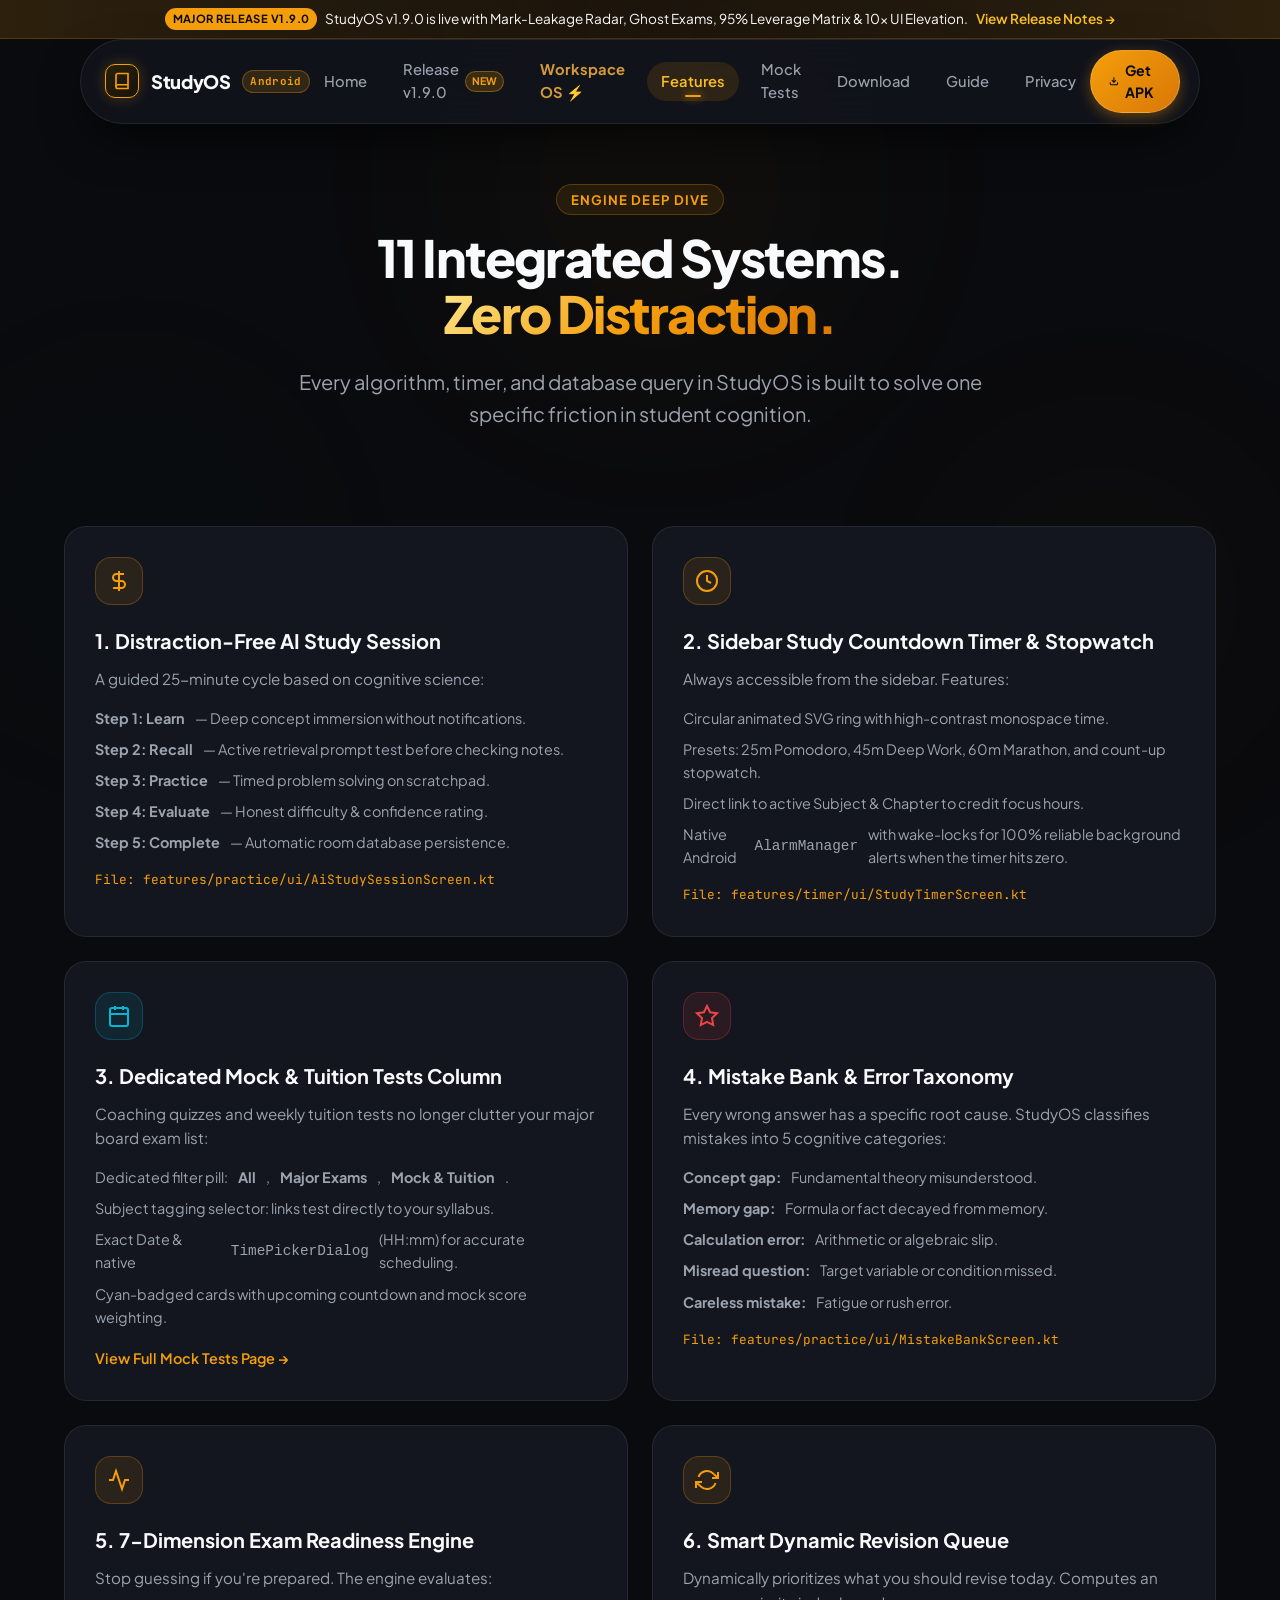
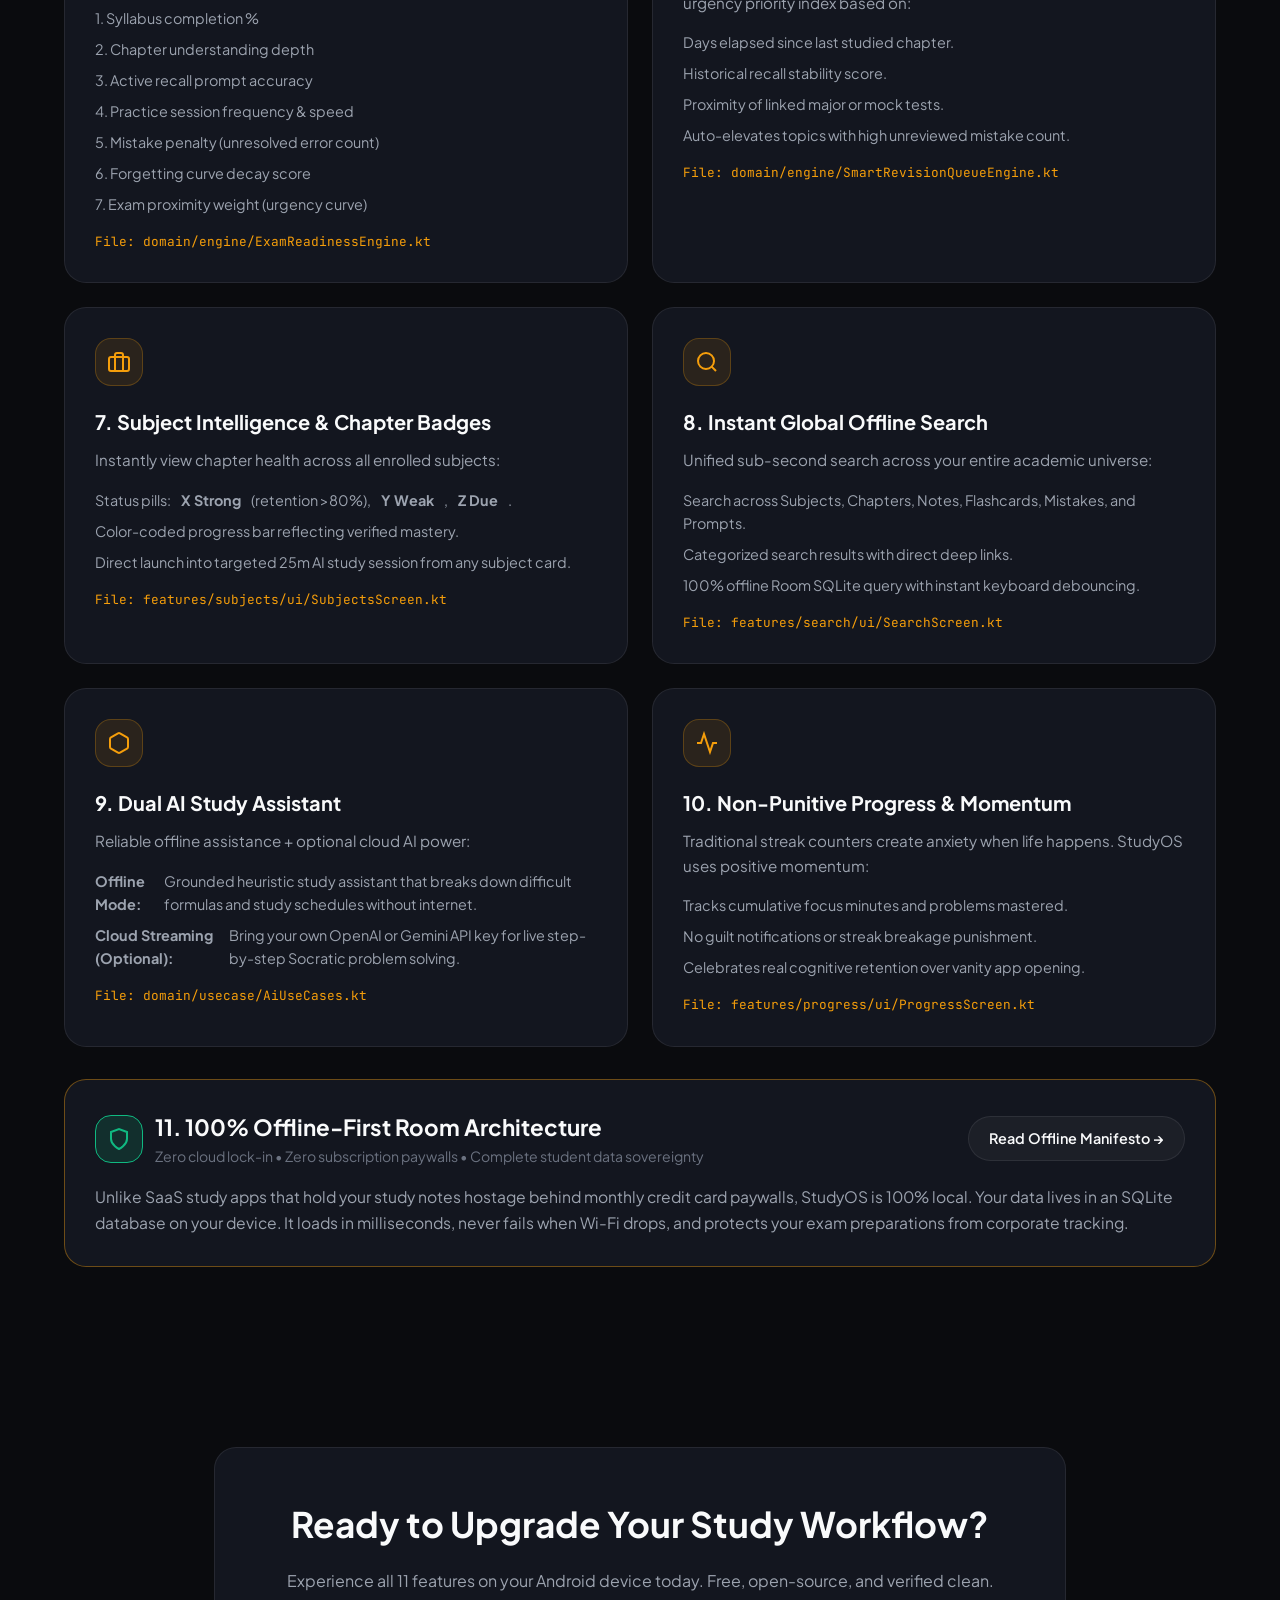
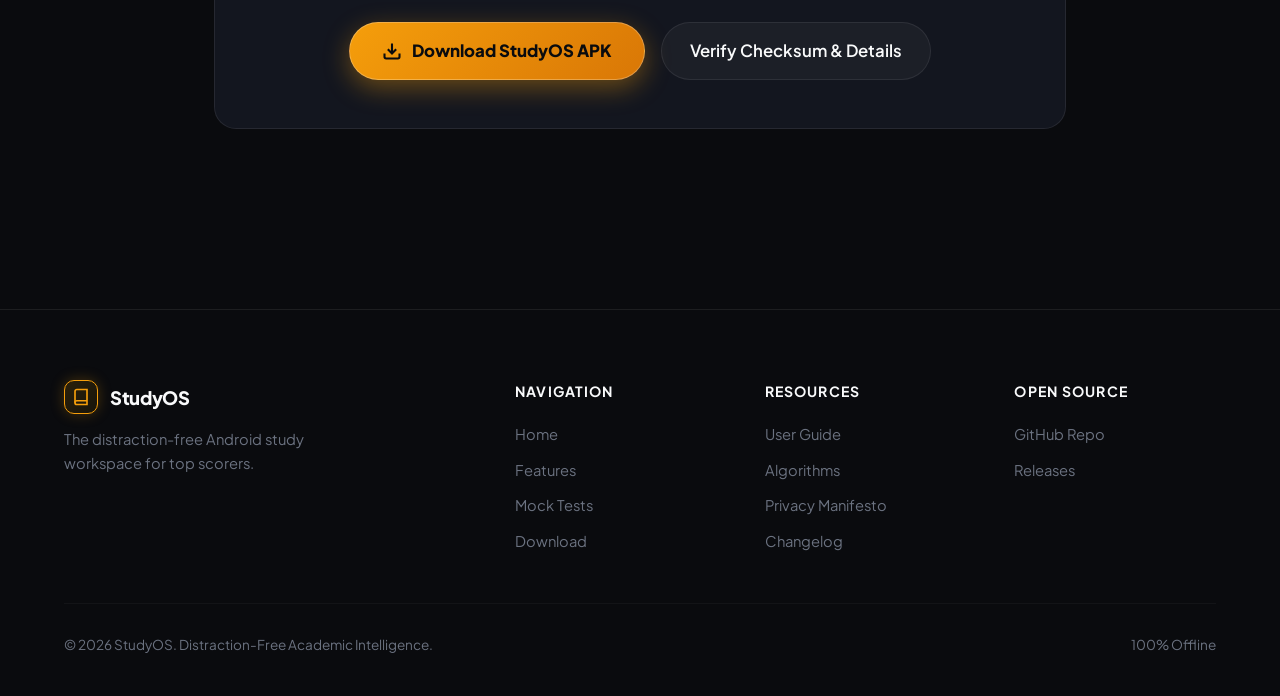
<file: docs/features.html>
<!DOCTYPE html>
<html lang="en">
<head>
  <meta charset="UTF-8">
  <meta name="viewport" content="width=device-width, initial-scale=1.0, viewport-fit=cover">
  <title>Features & Architecture — StudyOS</title>
  <meta name="description" content="Explore the 11 core systems of StudyOS: AI Study Sessions, Sidebar Countdown Timer, Mock & Tuition Tests, Mistake Bank, Exam Readiness Engine, and 100% Offline SQLite storage.">
  
  <link rel="icon" type="image/png" href="favicon.png">
  <link rel="apple-touch-icon" href="apple-touch-icon.png">
  
  <link rel="preconnect" href="https://fonts.googleapis.com">
  <link rel="preconnect" href="https://fonts.gstatic.com" crossorigin>
  <link href="https://fonts.googleapis.com/css2?family=Plus+Jakarta+Sans:wght@300;400;500;600;700;800&family=JetBrains+Mono:wght@400;500;600;700&display=swap" rel="stylesheet">
  <link rel="stylesheet" href="assets/css/style.css">
</head>
<body>

  <!-- Ambient Glow Effects -->
  <div class="ambient-mesh">
    <div class="ambient-orb ambient-orb-1"></div>
    <div class="ambient-orb ambient-orb-2"></div>
    <div class="ambient-orb ambient-orb-3"></div>
  </div>

  <!-- Top Announcement Bar -->
  <div class="top-announcement">
    <span class="announcement-badge">Major Release v1.9.0</span>
    <span>StudyOS v1.9.0 is live with Mark-Leakage Radar, Ghost Exams, 95% Leverage Matrix &amp; 10x UI Elevation.</span>
    <a href="release.html">View Release Notes &rarr;</a>
  </div>

  <!-- Navigation Bar -->
  <div class="nav-wrapper">
    <header class="navbar">
      <a href="index.html" class="brand">
        <div class="brand-icon">
          <svg viewBox="0 0 24 24" fill="none" stroke="currentColor" stroke-width="2.2">
            <path d="M4 19.5A2.5 2.5 0 0 1 6.5 17H20"></path>
            <path d="M6.5 2H20v20H6.5A2.5 2.5 0 0 1 4 19.5v-15A2.5 2.5 0 0 1 6.5 2z"></path>
          </svg>
        </div>
        <span>StudyOS</span>
        <span class="brand-tag">Android</span>
      </a>

      <nav>
        <ul class="nav-links">
          <li><a href="index.html" class="nav-link">Home</a></li>
          <li><a href="release.html" class="nav-link">Release v1.9.0 <span class="nav-badge-new">New</span></a></li>
          <li><a href="https://studyos-sandy-one.vercel.app/workspace" target="_blank" class="nav-link" style="color: #D39A3A; font-weight: 700;">Workspace OS ⚡</a></li>
          <li><a href="features.html" class="nav-link active">Features</a></li>
          <li><a href="mock-tests.html" class="nav-link">Mock Tests</a></li>
          <li><a href="download.html" class="nav-link">Download</a></li>
          <li><a href="docs.html" class="nav-link">Guide</a></li>
          <li><a href="privacy.html" class="nav-link">Privacy</a></li>
        </ul>
      </nav>

      <div class="nav-actions">
        <a href="download.html" class="btn-nav-download">
          <svg viewBox="0 0 24 24" fill="none" stroke="currentColor" stroke-width="2.5">
            <path d="M21 15v4a2 2 0 0 1-2 2H5a2 2 0 0 1-2-2v-4"></path>
            <polyline points="7 10 12 15 17 10"></polyline>
            <line x1="12" y1="15" x2="12" y2="3"></line>
          </svg>
          <span>Get APK</span>
        </a>
        <button class="mobile-toggle" aria-label="Open Navigation Menu">
          <svg viewBox="0 0 24 24" fill="none" stroke="currentColor" stroke-width="2">
            <line x1="3" y1="12" x2="21" y2="12"></line>
            <line x1="3" y1="6" x2="21" y2="6"></line>
            <line x1="3" y1="18" x2="21" y2="18"></line>
          </svg>
        </button>
      </div>
    </header>
  </div>

  <!-- Mobile Drawer -->
  <div class="mobile-drawer">
    <div class="drawer-header">
      <div class="brand">
        <div class="brand-icon">
          <svg viewBox="0 0 24 24" fill="none" stroke="currentColor" stroke-width="2.2"><path d="M4 19.5A2.5 2.5 0 0 1 6.5 17H20"></path><path d="M6.5 2H20v20H6.5A2.5 2.5 0 0 1 4 19.5v-15A2.5 2.5 0 0 1 6.5 2z"></path></svg>
        </div>
        <span>StudyOS</span>
      </div>
      <button class="drawer-close" style="background:transparent;border:none;color:#fff;cursor:pointer;padding:8px;">
        <svg width="24" height="24" viewBox="0 0 24 24" fill="none" stroke="currentColor" stroke-width="2"><line x1="18" y1="6" x2="6" y2="18"></line><line x1="6" y1="6" x2="18" y2="18"></line></svg>
      </button>
    </div>
    <ul class="drawer-links">
      <li><a href="index.html" class="drawer-link">Home <span>&rarr;</span></a></li>
      <li><a href="features.html" class="drawer-link active">Features <span>&rarr;</span></a></li>
      <li><a href="mock-tests.html" class="drawer-link">Mock &amp; Tuition Tests <span>&rarr;</span></a></li>
      <li><a href="download.html" class="drawer-link">Download APK <span>&rarr;</span></a></li>
      <li><a href="docs.html" class="drawer-link">Student Guide &amp; FAQ <span>&rarr;</span></a></li>
      <li><a href="privacy.html" class="drawer-link">100% Offline Manifesto <span>&rarr;</span></a></li>
    </ul>
  </div>

  <!-- Page Header -->
  <section class="section" style="padding-top:60px; padding-bottom:40px; text-align:center;">
    <div class="container">
      <span class="section-eyebrow">Engine Deep Dive</span>
      <h1 class="hero-title" style="font-size:3.2rem;">
        11 Integrated Systems. <br>
        <span class="text-gradient-gold">Zero Distraction.</span>
      </h1>
      <p class="hero-subtitle">
        Every algorithm, timer, and database query in StudyOS is built to solve one specific friction in student cognition.
      </p>
    </div>
  </section>

  <!-- Features Detailed Section -->
  <section class="section" style="padding-top:20px;">
    <div class="container">
      <div class="grid-2">

        <!-- 1. AI Study Session -->
        <div class="spotlight-card reveal" id="study-session">
          <div class="card-icon-badge">
            <svg viewBox="0 0 24 24" fill="none" stroke="currentColor" stroke-width="2"><path d="M12 2v20M17 5H9.5a3.5 3.5 0 0 0 0 7h5a3.5 3.5 0 0 1 0 7H6"></path></svg>
          </div>
          <h3 class="card-title">1. Distraction-Free AI Study Session</h3>
          <p class="card-desc">
            A guided 25-minute cycle based on cognitive science:
          </p>
          <ul class="timer-checklist" style="margin-bottom:16px;">
            <li><strong>Step 1: Learn</strong> &mdash; Deep concept immersion without notifications.</li>
            <li><strong>Step 2: Recall</strong> &mdash; Active retrieval prompt test before checking notes.</li>
            <li><strong>Step 3: Practice</strong> &mdash; Timed problem solving on scratchpad.</li>
            <li><strong>Step 4: Evaluate</strong> &mdash; Honest difficulty &amp; confidence rating.</li>
            <li><strong>Step 5: Complete</strong> &mdash; Automatic room database persistence.</li>
          </ul>
          <div style="font-family:var(--font-mono); font-size:0.8rem; color:var(--accent);">
            File: features/practice/ui/AiStudySessionScreen.kt
          </div>
        </div>

        <!-- 2. Countdown Timer & Stopwatch -->
        <div class="spotlight-card reveal" id="countdown-timer">
          <div class="card-icon-badge">
            <svg viewBox="0 0 24 24" fill="none" stroke="currentColor" stroke-width="2"><circle cx="12" cy="12" r="10"></circle><polyline points="12 6 12 12 16 14"></polyline></svg>
          </div>
          <h3 class="card-title">2. Sidebar Study Countdown Timer &amp; Stopwatch</h3>
          <p class="card-desc">
            Always accessible from the sidebar. Features:
          </p>
          <ul class="timer-checklist" style="margin-bottom:16px;">
            <li>Circular animated SVG ring with high-contrast monospace time.</li>
            <li>Presets: 25m Pomodoro, 45m Deep Work, 60m Marathon, and count-up stopwatch.</li>
            <li>Direct link to active Subject &amp; Chapter to credit focus hours.</li>
            <li>Native Android <code>AlarmManager</code> with wake-locks for 100% reliable background alerts when the timer hits zero.</li>
          </ul>
          <div style="font-family:var(--font-mono); font-size:0.8rem; color:var(--accent);">
            File: features/timer/ui/StudyTimerScreen.kt
          </div>
        </div>

        <!-- 3. Mock & Tuition Test Column -->
        <div class="spotlight-card reveal" id="mock-tests">
          <div class="card-icon-badge" style="background:rgba(6, 182, 212, 0.1); border-color:rgba(6, 182, 212, 0.25); color:#06B6D4;">
            <svg viewBox="0 0 24 24" fill="none" stroke="currentColor" stroke-width="2"><rect x="3" y="4" width="18" height="18" rx="2" ry="2"></rect><line x1="16" y1="2" x2="16" y2="6"></line><line x1="8" y1="2" x2="8" y2="6"></line><line x1="3" y1="10" x2="21" y2="10"></line></svg>
          </div>
          <h3 class="card-title">3. Dedicated Mock &amp; Tuition Tests Column</h3>
          <p class="card-desc">
            Coaching quizzes and weekly tuition tests no longer clutter your major board exam list:
          </p>
          <ul class="timer-checklist" style="margin-bottom:16px;">
            <li>Dedicated filter pill: <strong>All</strong>, <strong>Major Exams</strong>, <strong>Mock &amp; Tuition</strong>.</li>
            <li>Subject tagging selector: links test directly to your syllabus.</li>
            <li>Exact Date &amp; native <code>TimePickerDialog</code> (HH:mm) for accurate scheduling.</li>
            <li>Cyan-badged cards with upcoming countdown and mock score weighting.</li>
          </ul>
          <a href="mock-tests.html" class="card-link">View Full Mock Tests Page &rarr;</a>
        </div>

        <!-- 4. Mistake Bank -->
        <div class="spotlight-card reveal" id="mistake-bank">
          <div class="card-icon-badge" style="background:rgba(239, 68, 68, 0.1); border-color:rgba(239, 68, 68, 0.25); color:var(--error);">
            <svg viewBox="0 0 24 24" fill="none" stroke="currentColor" stroke-width="2"><polygon points="12 2 15.09 8.26 22 9.27 17 14.14 18.18 21.02 12 17.77 5.82 21.02 7 14.14 2 9.27 8.91 8.26 12 2"></polygon></svg>
          </div>
          <h3 class="card-title">4. Mistake Bank &amp; Error Taxonomy</h3>
          <p class="card-desc">
            Every wrong answer has a specific root cause. StudyOS classifies mistakes into 5 cognitive categories:
          </p>
          <ul class="timer-checklist" style="margin-bottom:16px;">
            <li><strong>Concept gap:</strong> Fundamental theory misunderstood.</li>
            <li><strong>Memory gap:</strong> Formula or fact decayed from memory.</li>
            <li><strong>Calculation error:</strong> Arithmetic or algebraic slip.</li>
            <li><strong>Misread question:</strong> Target variable or condition missed.</li>
            <li><strong>Careless mistake:</strong> Fatigue or rush error.</li>
          </ul>
          <div style="font-family:var(--font-mono); font-size:0.8rem; color:var(--accent);">
            File: features/practice/ui/MistakeBankScreen.kt
          </div>
        </div>

        <!-- 5. Exam Readiness Engine -->
        <div class="spotlight-card reveal" id="readiness">
          <div class="card-icon-badge">
            <svg viewBox="0 0 24 24" fill="none" stroke="currentColor" stroke-width="2"><path d="M22 12h-4l-3 9L9 3l-3 9H2"></path></svg>
          </div>
          <h3 class="card-title">5. 7-Dimension Exam Readiness Engine</h3>
          <p class="card-desc">
            Stop guessing if you're prepared. The engine evaluates:
          </p>
          <ul class="timer-checklist" style="margin-bottom:16px;">
            <li>1. Syllabus completion %</li>
            <li>2. Chapter understanding depth</li>
            <li>3. Active recall prompt accuracy</li>
            <li>4. Practice session frequency &amp; speed</li>
            <li>5. Mistake penalty (unresolved error count)</li>
            <li>6. Forgetting curve decay score</li>
            <li>7. Exam proximity weight (urgency curve)</li>
          </ul>
          <div style="font-family:var(--font-mono); font-size:0.8rem; color:var(--accent);">
            File: domain/engine/ExamReadinessEngine.kt
          </div>
        </div>

        <!-- 6. Smart Dynamic Revision Queue -->
        <div class="spotlight-card reveal" id="revision-queue">
          <div class="card-icon-badge">
            <svg viewBox="0 0 24 24" fill="none" stroke="currentColor" stroke-width="2"><polyline points="23 4 23 10 17 10"></polyline><polyline points="1 20 1 14 7 14"></polyline><path d="M3.51 9a9 9 0 0 1 14.85-3.36L23 10M1 14l4.64 4.36A9 9 0 0 0 20.49 15"></path></svg>
          </div>
          <h3 class="card-title">6. Smart Dynamic Revision Queue</h3>
          <p class="card-desc">
            Dynamically prioritizes what you should revise today. Computes an urgency priority index based on:
          </p>
          <ul class="timer-checklist" style="margin-bottom:16px;">
            <li>Days elapsed since last studied chapter.</li>
            <li>Historical recall stability score.</li>
            <li>Proximity of linked major or mock tests.</li>
            <li>Auto-elevates topics with high unreviewed mistake count.</li>
          </ul>
          <div style="font-family:var(--font-mono); font-size:0.8rem; color:var(--accent);">
            File: domain/engine/SmartRevisionQueueEngine.kt
          </div>
        </div>

        <!-- 7. Subject Intelligence & Badges -->
        <div class="spotlight-card reveal">
          <div class="card-icon-badge">
            <svg viewBox="0 0 24 24" fill="none" stroke="currentColor" stroke-width="2"><rect x="2" y="7" width="20" height="14" rx="2" ry="2"></rect><path d="M16 21V5a2 2 0 0 0-2-2h-4a2 2 0 0 0-2 2v16"></path></svg>
          </div>
          <h3 class="card-title">7. Subject Intelligence &amp; Chapter Badges</h3>
          <p class="card-desc">
            Instantly view chapter health across all enrolled subjects:
          </p>
          <ul class="timer-checklist" style="margin-bottom:16px;">
            <li>Status pills: <strong>X Strong</strong> (retention &gt;80%), <strong>Y Weak</strong>, <strong>Z Due</strong>.</li>
            <li>Color-coded progress bar reflecting verified mastery.</li>
            <li>Direct launch into targeted 25m AI study session from any subject card.</li>
          </ul>
          <div style="font-family:var(--font-mono); font-size:0.8rem; color:var(--accent);">
            File: features/subjects/ui/SubjectsScreen.kt
          </div>
        </div>

        <!-- 8. Instant Global Offline Search -->
        <div class="spotlight-card reveal">
          <div class="card-icon-badge">
            <svg viewBox="0 0 24 24" fill="none" stroke="currentColor" stroke-width="2"><circle cx="11" cy="11" r="8"></circle><line x1="21" y1="21" x2="16.65" y2="16.65"></line></svg>
          </div>
          <h3 class="card-title">8. Instant Global Offline Search</h3>
          <p class="card-desc">
            Unified sub-second search across your entire academic universe:
          </p>
          <ul class="timer-checklist" style="margin-bottom:16px;">
            <li>Search across Subjects, Chapters, Notes, Flashcards, Mistakes, and Prompts.</li>
            <li>Categorized search results with direct deep links.</li>
            <li>100% offline Room SQLite query with instant keyboard debouncing.</li>
          </ul>
          <div style="font-family:var(--font-mono); font-size:0.8rem; color:var(--accent);">
            File: features/search/ui/SearchScreen.kt
          </div>
        </div>

        <!-- 9. Dual AI Assistant -->
        <div class="spotlight-card reveal">
          <div class="card-icon-badge">
            <svg viewBox="0 0 24 24" fill="none" stroke="currentColor" stroke-width="2"><path d="M21 16V8a2 2 0 0 0-1-1.73l-7-4a2 2 0 0 0-2 0l-7 4A2 2 0 0 0 3 8v8a2 2 0 0 0 1 1.73l7 4a2 2 0 0 0 2 0l7-4A2 2 0 0 0 21 16z"></path></svg>
          </div>
          <h3 class="card-title">9. Dual AI Study Assistant</h3>
          <p class="card-desc">
            Reliable offline assistance + optional cloud AI power:
          </p>
          <ul class="timer-checklist" style="margin-bottom:16px;">
            <li><strong>Offline Mode:</strong> Grounded heuristic study assistant that breaks down difficult formulas and study schedules without internet.</li>
            <li><strong>Cloud Streaming (Optional):</strong> Bring your own OpenAI or Gemini API key for live step-by-step Socratic problem solving.</li>
          </ul>
          <div style="font-family:var(--font-mono); font-size:0.8rem; color:var(--accent);">
            File: domain/usecase/AiUseCases.kt
          </div>
        </div>

        <!-- 10. Non-Punitive Progress & Momentum -->
        <div class="spotlight-card reveal">
          <div class="card-icon-badge">
            <svg viewBox="0 0 24 24" fill="none" stroke="currentColor" stroke-width="2"><polyline points="22 12 18 12 15 21 9 3 6 12 2 12"></polyline></svg>
          </div>
          <h3 class="card-title">10. Non-Punitive Progress &amp; Momentum</h3>
          <p class="card-desc">
            Traditional streak counters create anxiety when life happens. StudyOS uses positive momentum:
          </p>
          <ul class="timer-checklist" style="margin-bottom:16px;">
            <li>Tracks cumulative focus minutes and problems mastered.</li>
            <li>No guilt notifications or streak breakage punishment.</li>
            <li>Celebrates real cognitive retention over vanity app opening.</li>
          </ul>
          <div style="font-family:var(--font-mono); font-size:0.8rem; color:var(--accent);">
            File: features/progress/ui/ProgressScreen.kt
          </div>
        </div>

      </div>

      <!-- 11. Full-Width 100% Offline Architecture Card -->
      <div class="spotlight-card reveal" style="margin-top:32px; border-color:var(--border-accent);">
        <div style="display:flex; justify-content:space-between; align-items:center; margin-bottom:16px; flex-wrap:wrap; gap:12px;">
          <div style="display:flex; align-items:center; gap:12px;">
            <div class="card-icon-badge" style="background:rgba(16, 185, 129, 0.15); border-color:var(--success); color:var(--success); margin-bottom:0;">
              <svg viewBox="0 0 24 24" fill="none" stroke="currentColor" stroke-width="2"><path d="M12 22s8-4 8-10V5l-8-3-8 3v7c0 6 8 10 8 10z"></path></svg>
            </div>
            <div>
              <h3 style="font-size:1.4rem;">11. 100% Offline-First Room Architecture</h3>
              <p style="color:var(--text-muted); font-size:0.88rem;">Zero cloud lock-in &bull; Zero subscription paywalls &bull; Complete student data sovereignty</p>
            </div>
          </div>
          <a href="privacy.html" class="btn-secondary-hero" style="padding:10px 20px; font-size:0.9rem;">Read Offline Manifesto &rarr;</a>
        </div>
        <p style="color:var(--text-secondary); font-size:0.98rem; line-height:1.65;">
          Unlike SaaS study apps that hold your study notes hostage behind monthly credit card paywalls, StudyOS is 100% local. Your data lives in an SQLite database on your device. It loads in milliseconds, never fails when Wi-Fi drops, and protects your exam preparations from corporate tracking.
        </p>
      </div>

    </div>
  </section>

  <!-- Download Prompt -->
  <section class="section" style="text-align:center;">
    <div class="container container-narrow">
      <div class="spotlight-card reveal" style="padding:48px 32px;">
        <h2 style="font-size:2.2rem; margin-bottom:16px;">Ready to Upgrade Your Study Workflow?</h2>
        <p style="color:var(--text-secondary); margin-bottom:28px;">
          Experience all 11 features on your Android device today. Free, open-source, and verified clean.
        </p>
        <div style="display:flex; justify-content:center; gap:16px; flex-wrap:wrap;">
          <a href="downloads/StudyOS.apk" class="btn-primary-hero">
            <svg width="20" height="20" viewBox="0 0 24 24" fill="none" stroke="currentColor" stroke-width="2.5"><path d="M21 15v4a2 2 0 0 1-2 2H5a2 2 0 0 1-2-2v-4"></path><polyline points="7 10 12 15 17 10"></polyline><line x1="12" y1="15" x2="12" y2="3"></line></svg>
            <span>Download StudyOS APK</span>
          </a>
          <a href="download.html" class="btn-secondary-hero">
            <span>Verify Checksum &amp; Details</span>
          </a>
        </div>
      </div>
    </div>
  </section>

  <!-- Site Footer -->
  <footer class="site-footer">
    <div class="container">
      <div class="footer-grid">
        <div class="footer-brand">
          <div class="brand">
            <div class="brand-icon">
              <svg viewBox="0 0 24 24" fill="none" stroke="currentColor" stroke-width="2.2"><path d="M4 19.5A2.5 2.5 0 0 1 6.5 17H20"></path><path d="M6.5 2H20v20H6.5A2.5 2.5 0 0 1 4 19.5v-15A2.5 2.5 0 0 1 6.5 2z"></path></svg>
            </div>
            <span>StudyOS</span>
          </div>
          <p>The distraction-free Android study workspace for top scorers.</p>
        </div>

        <div class="footer-col">
          <h5>Navigation</h5>
          <ul>
            <li><a href="index.html">Home</a></li>
            <li><a href="features.html">Features</a></li>
            <li><a href="mock-tests.html">Mock Tests</a></li>
            <li><a href="download.html">Download</a></li>
          </ul>
        </div>

        <div class="footer-col">
          <h5>Resources</h5>
          <ul>
            <li><a href="docs.html">User Guide</a></li>
            <li><a href="docs.html#algorithms">Algorithms</a></li>
            <li><a href="privacy.html">Privacy Manifesto</a></li>
            <li><a href="download.html#changelog">Changelog</a></li>
          </ul>
        </div>

        <div class="footer-col">
          <h5>Open Source</h5>
          <ul>
            <li><a href="https://github.com/contactaurawealth-lab/StudyOS" target="_blank" rel="noopener">GitHub Repo</a></li>
            <li><a href="https://github.com/contactaurawealth-lab/StudyOS/releases" target="_blank" rel="noopener">Releases</a></li>
          </ul>
        </div>
      </div>

      <div class="footer-bottom">
        <div>&copy; 2026 StudyOS. Distraction-Free Academic Intelligence.</div>
        <div><a href="privacy.html" style="color:var(--text-muted); text-decoration:none;">100% Offline</a></div>
      </div>
    </div>
  </footer>

  <script src="assets/js/main.js"></script>
</body>
</html>
</file>
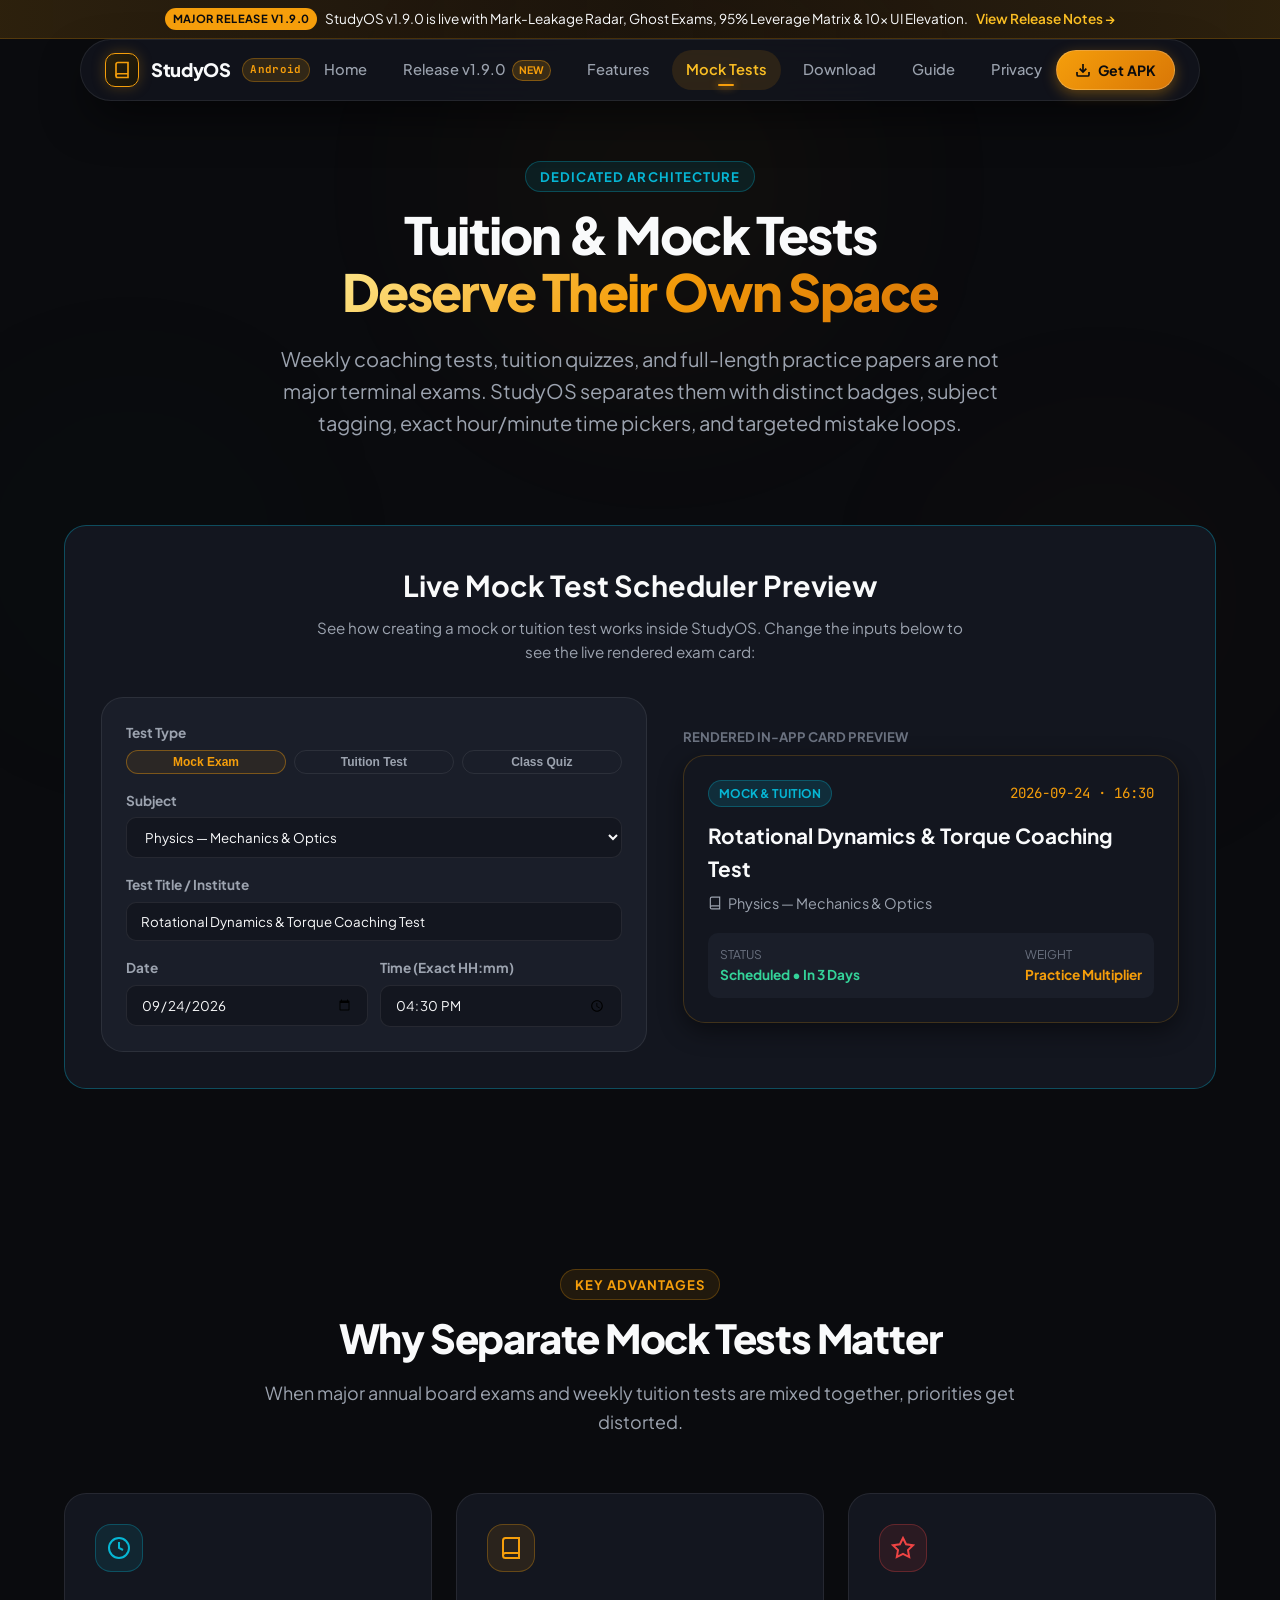
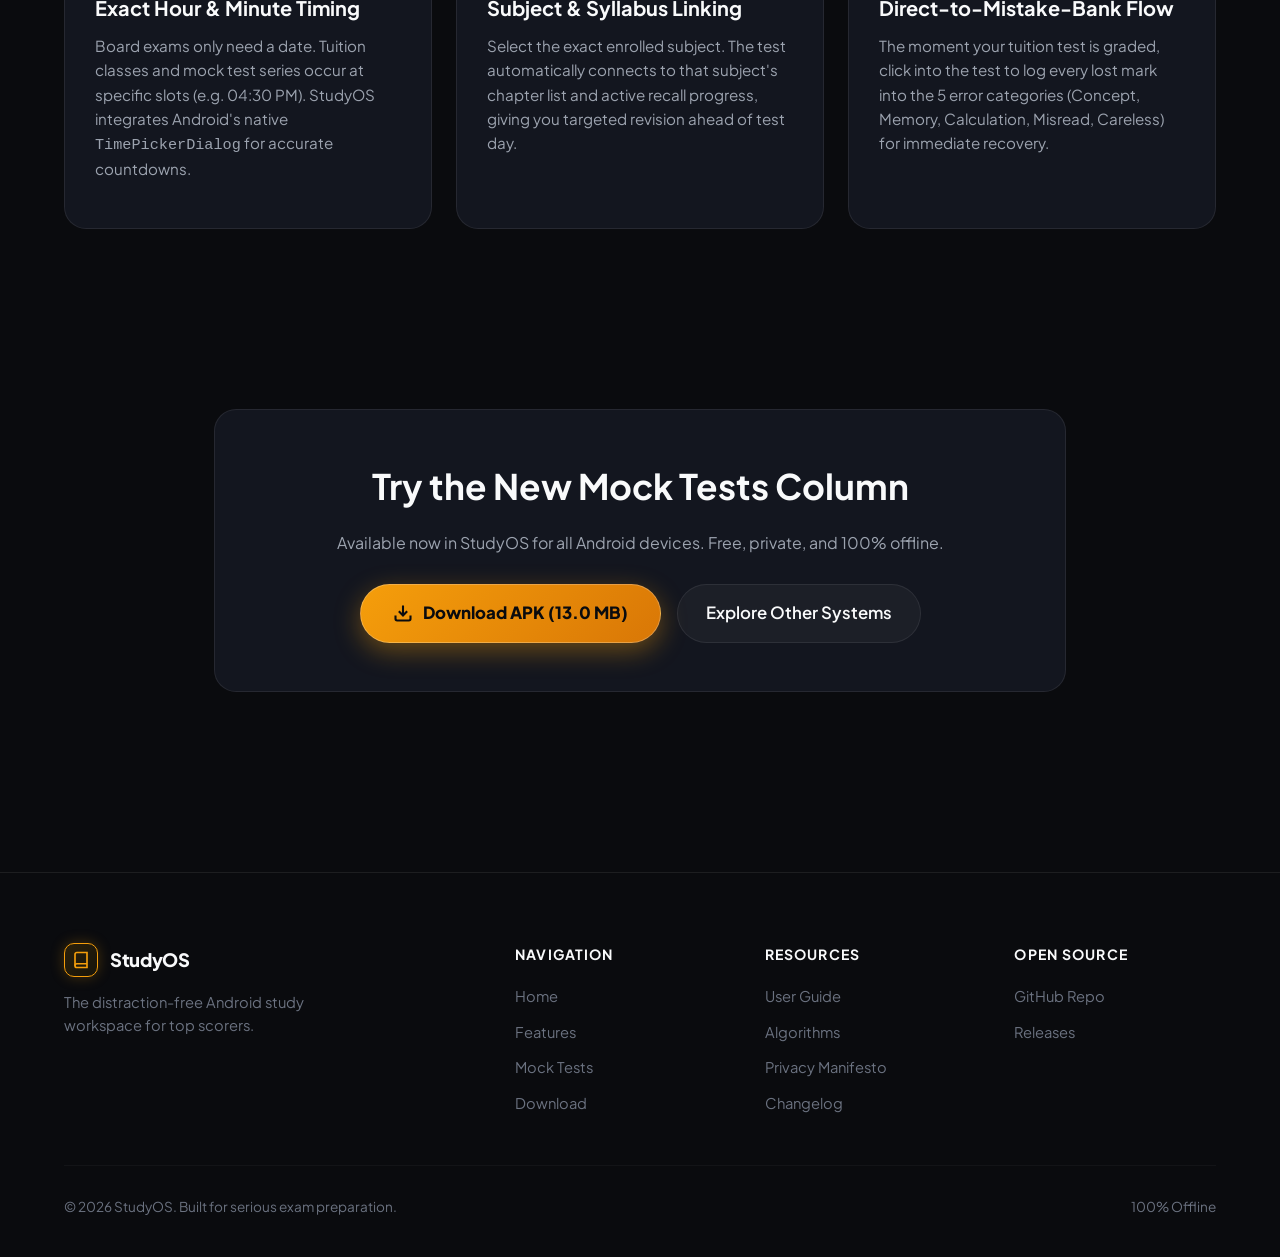
<file: docs/mock-tests.html>
<!DOCTYPE html>
<html lang="en">
<head>
  <meta charset="UTF-8">
  <meta name="viewport" content="width=device-width, initial-scale=1.0, viewport-fit=cover">
  <title>Mock & Tuition Tests — StudyOS</title>
  <meta name="description" content="Dedicated column and scheduling for weekly tuition tests, coaching test series, and chapter mock exams with subject selection, exact date and time, and mistake analysis.">
  
  <link rel="icon" type="image/png" href="favicon.png">
  <link rel="apple-touch-icon" href="apple-touch-icon.png">
  
  <link rel="preconnect" href="https://fonts.googleapis.com">
  <link rel="preconnect" href="https://fonts.gstatic.com" crossorigin>
  <link href="https://fonts.googleapis.com/css2?family=Plus+Jakarta+Sans:wght@300;400;500;600;700;800&family=JetBrains+Mono:wght@400;500;600;700&display=swap" rel="stylesheet">
  <link rel="stylesheet" href="assets/css/style.css">
</head>
<body>

  <!-- Ambient Glow Effects -->
  <div class="ambient-mesh">
    <div class="ambient-orb ambient-orb-1"></div>
    <div class="ambient-orb ambient-orb-2"></div>
    <div class="ambient-orb ambient-orb-3"></div>
  </div>

  <!-- Top Announcement Bar -->
  <div class="top-announcement">
    <span class="announcement-badge">Major Release v1.9.0</span>
    <span>StudyOS v1.9.0 is live with Mark-Leakage Radar, Ghost Exams, 95% Leverage Matrix &amp; 10x UI Elevation.</span>
    <a href="release.html">View Release Notes &rarr;</a>
  </div>

  <!-- Navigation Bar -->
  <div class="nav-wrapper">
    <header class="navbar">
      <a href="index.html" class="brand">
        <div class="brand-icon">
          <svg viewBox="0 0 24 24" fill="none" stroke="currentColor" stroke-width="2.2">
            <path d="M4 19.5A2.5 2.5 0 0 1 6.5 17H20"></path>
            <path d="M6.5 2H20v20H6.5A2.5 2.5 0 0 1 4 19.5v-15A2.5 2.5 0 0 1 6.5 2z"></path>
          </svg>
        </div>
        <span>StudyOS</span>
        <span class="brand-tag">Android</span>
      </a>

      <nav>
        <ul class="nav-links">
          <li><a href="index.html" class="nav-link">Home</a></li>
          <li><a href="release.html" class="nav-link">Release v1.9.0 <span class="nav-badge-new">New</span></a></li>
          <li><a href="features.html" class="nav-link">Features</a></li>
          <li><a href="mock-tests.html" class="nav-link active">Mock Tests</a></li>
          <li><a href="download.html" class="nav-link">Download</a></li>
          <li><a href="docs.html" class="nav-link">Guide</a></li>
          <li><a href="privacy.html" class="nav-link">Privacy</a></li>
        </ul>
      </nav>

      <div class="nav-actions">
        <a href="download.html" class="btn-nav-download">
          <svg viewBox="0 0 24 24" fill="none" stroke="currentColor" stroke-width="2.5">
            <path d="M21 15v4a2 2 0 0 1-2 2H5a2 2 0 0 1-2-2v-4"></path>
            <polyline points="7 10 12 15 17 10"></polyline>
            <line x1="12" y1="15" x2="12" y2="3"></line>
          </svg>
          <span>Get APK</span>
        </a>
        <button class="mobile-toggle" aria-label="Open Menu">
          <svg viewBox="0 0 24 24" fill="none" stroke="currentColor" stroke-width="2">
            <line x1="3" y1="12" x2="21" y2="12"></line>
            <line x1="3" y1="6" x2="21" y2="6"></line>
            <line x1="3" y1="18" x2="21" y2="18"></line>
          </svg>
        </button>
      </div>
    </header>
  </div>

  <!-- Mobile Drawer -->
  <div class="mobile-drawer">
    <div class="drawer-header">
      <div class="brand">
        <div class="brand-icon">
          <svg viewBox="0 0 24 24" fill="none" stroke="currentColor" stroke-width="2.2"><path d="M4 19.5A2.5 2.5 0 0 1 6.5 17H20"></path><path d="M6.5 2H20v20H6.5A2.5 2.5 0 0 1 4 19.5v-15A2.5 2.5 0 0 1 6.5 2z"></path></svg>
        </div>
        <span>StudyOS</span>
      </div>
      <button class="drawer-close" style="background:transparent;border:none;color:#fff;cursor:pointer;padding:8px;">
        <svg width="24" height="24" viewBox="0 0 24 24" fill="none" stroke="currentColor" stroke-width="2"><line x1="18" y1="6" x2="6" y2="18"></line><line x1="6" y1="6" x2="18" y2="18"></line></svg>
      </button>
    </div>
    <ul class="drawer-links">
      <li><a href="index.html" class="drawer-link">Home <span>&rarr;</span></a></li>
      <li><a href="features.html" class="drawer-link">Features <span>&rarr;</span></a></li>
      <li><a href="mock-tests.html" class="drawer-link active">Mock &amp; Tuition Tests <span>&rarr;</span></a></li>
      <li><a href="download.html" class="drawer-link">Download APK <span>&rarr;</span></a></li>
      <li><a href="docs.html" class="drawer-link">Student Guide &amp; FAQ <span>&rarr;</span></a></li>
      <li><a href="privacy.html" class="drawer-link">100% Offline Manifesto <span>&rarr;</span></a></li>
    </ul>
  </div>

  <!-- Hero Section -->
  <section class="section" style="padding-top:60px; padding-bottom:40px; text-align:center;">
    <div class="container">
      <span class="section-eyebrow" style="background:rgba(6, 182, 212, 0.1); border-color:rgba(6, 182, 212, 0.3); color:#06B6D4;">
        Dedicated Architecture
      </span>
      <h1 class="hero-title" style="font-size:3.2rem;">
        Tuition &amp; Mock Tests <br>
        <span class="text-gradient-gold">Deserve Their Own Space</span>
      </h1>
      <p class="hero-subtitle">
        Weekly coaching tests, tuition quizzes, and full-length practice papers are not major terminal exams. StudyOS separates them with distinct badges, subject tagging, exact hour/minute time pickers, and targeted mistake loops.
      </p>
    </div>
  </section>

  <!-- Interactive Mock Test Generator Simulator -->
  <section class="section" style="padding-top:10px;">
    <div class="container">
      <div class="spotlight-card reveal" style="padding:36px; border-color:rgba(6, 182, 212, 0.35);">
        <div style="text-align:center; max-width:650px; margin:0 auto 32px auto;">
          <h2 style="font-size:1.8rem; margin-bottom:8px;">Live Mock Test Scheduler Preview</h2>
          <p style="color:var(--text-secondary); font-size:0.95rem;">
            See how creating a mock or tuition test works inside StudyOS. Change the inputs below to see the live rendered exam card:
          </p>
        </div>

        <div class="simulator-grid">
          <!-- Form Simulator -->
          <div style="background:var(--surface-2); border:1px solid var(--border); border-radius:var(--radius-lg); padding:24px;">
            <div style="margin-bottom:16px;">
              <label style="display:block; font-size:0.85rem; font-weight:700; margin-bottom:6px; color:var(--text-secondary);">Test Type</label>
              <div style="display:flex; gap:8px;">
                <button type="button" class="preset-chip active" id="typeMockBtn" style="flex:1;">Mock Exam</button>
                <button type="button" class="preset-chip" id="typeTuitionBtn" style="flex:1;">Tuition Test</button>
                <button type="button" class="preset-chip" id="typeQuizBtn" style="flex:1;">Class Quiz</button>
              </div>
            </div>

            <div style="margin-bottom:16px;">
              <label style="display:block; font-size:0.85rem; font-weight:700; margin-bottom:6px; color:var(--text-secondary);">Subject</label>
              <select id="mockSubjectSelect" style="width:100%; background:var(--surface-1); border:1px solid var(--border); color:var(--text-primary); padding:10px 14px; border-radius:var(--radius-sm); outline:none; font-family:var(--font-sans);">
                <option value="Physics — Mechanics & Optics">Physics — Mechanics & Optics</option>
                <option value="Chemistry — Organic Reaction Mechanisms">Chemistry — Organic Reaction Mechanisms</option>
                <option value="Mathematics — Integral Calculus">Mathematics — Integral Calculus</option>
                <option value="Computer Science — Algorithms & Data Structures">Computer Science — Algorithms & Data Structures</option>
              </select>
            </div>

            <div style="margin-bottom:16px;">
              <label style="display:block; font-size:0.85rem; font-weight:700; margin-bottom:6px; color:var(--text-secondary);">Test Title / Institute</label>
              <input type="text" id="mockTitleInput" value="Rotational Dynamics & Torque Coaching Test" style="width:100%; background:var(--surface-1); border:1px solid var(--border); color:var(--text-primary); padding:10px 14px; border-radius:var(--radius-sm); outline:none; font-family:var(--font-sans);">
            </div>

            <div style="display:grid; grid-template-columns:1fr 1fr; gap:12px;">
              <div>
                <label style="display:block; font-size:0.85rem; font-weight:700; margin-bottom:6px; color:var(--text-secondary);">Date</label>
                <input type="date" id="mockDateInput" value="2026-09-24" style="width:100%; background:var(--surface-1); border:1px solid var(--border); color:var(--text-primary); padding:10px 14px; border-radius:var(--radius-sm); outline:none; font-family:var(--font-sans);">
              </div>
              <div>
                <label style="display:block; font-size:0.85rem; font-weight:700; margin-bottom:6px; color:var(--text-secondary);">Time (Exact HH:mm)</label>
                <input type="time" id="mockTimeInput" value="16:30" style="width:100%; background:var(--surface-1); border:1px solid var(--border); color:var(--text-primary); padding:10px 14px; border-radius:var(--radius-sm); outline:none; font-family:var(--font-sans);">
              </div>
            </div>
          </div>

          <!-- Live Card Output -->
          <div>
            <div style="font-size:0.82rem; font-weight:700; text-transform:uppercase; color:var(--text-muted); margin-bottom:8px;">Rendered In-App Card Preview</div>
            <div style="background:var(--surface-1); border:1px solid var(--border-accent-subtle); border-radius:var(--radius-lg); padding:24px; box-shadow:var(--shadow-md); position:relative; overflow:hidden;">
              <div style="display:flex; justify-content:space-between; align-items:center; margin-bottom:12px;">
                <span id="previewBadge" style="font-size:0.75rem; font-weight:700; text-transform:uppercase; padding:3px 10px; border-radius:999px; background:rgba(6, 182, 212, 0.15); color:#06B6D4; border:1px solid rgba(6, 182, 212, 0.3);">
                  MOCK &amp; TUITION
                </span>
                <span id="previewTime" style="font-family:var(--font-mono); font-size:0.88rem; color:var(--accent);">
                  Sep 24 &middot; 04:30 PM
                </span>
              </div>

              <h3 id="previewTitle" style="font-size:1.3rem; font-weight:700; margin-bottom:6px; color:var(--text-primary);">
                Rotational Dynamics &amp; Torque Coaching Test
              </h3>

              <div id="previewSubject" style="font-size:0.9rem; color:var(--text-secondary); margin-bottom:18px; display:flex; align-items:center; gap:6px;">
                <svg width="14" height="14" viewBox="0 0 24 24" fill="none" stroke="currentColor" stroke-width="2"><path d="M4 19.5A2.5 2.5 0 0 1 6.5 17H20"></path><path d="M6.5 2H20v20H6.5A2.5 2.5 0 0 1 4 19.5v-15A2.5 2.5 0 0 1 6.5 2z"></path></svg>
                <span>Physics — Mechanics & Optics</span>
              </div>

              <div style="background:var(--surface-2); border-radius:var(--radius-sm); padding:12px; display:flex; justify-content:space-between; align-items:center;">
                <div>
                  <div style="font-size:0.75rem; color:var(--text-muted); text-transform:uppercase;">Status</div>
                  <div style="font-size:0.85rem; font-weight:700; color:#34D399;">Scheduled &bull; In 3 Days</div>
                </div>
                <div>
                  <div style="font-size:0.75rem; color:var(--text-muted); text-transform:uppercase;">Weight</div>
                  <div style="font-size:0.85rem; font-weight:700; color:var(--accent);">Practice Multiplier</div>
                </div>
              </div>
            </div>
          </div>
        </div>
      </div>
    </div>
  </section>

  <!-- 4 Core Pillars of Mock & Tuition Architecture -->
  <section class="section">
    <div class="container">
      <div class="section-header reveal">
        <span class="section-eyebrow">Key Advantages</span>
        <h2 class="section-title">Why Separate Mock Tests Matter</h2>
        <p class="section-description">
          When major annual board exams and weekly tuition tests are mixed together, priorities get distorted.
        </p>
      </div>

      <div class="grid-3">
        <div class="spotlight-card reveal">
          <div class="card-icon-badge" style="background:rgba(6, 182, 212, 0.1); border-color:rgba(6, 182, 212, 0.3); color:#06B6D4;">
            <svg viewBox="0 0 24 24" fill="none" stroke="currentColor" stroke-width="2"><circle cx="12" cy="12" r="10"></circle><polyline points="12 6 12 12 16 14"></polyline></svg>
          </div>
          <h3 class="card-title">Exact Hour &amp; Minute Timing</h3>
          <p class="card-desc">
            Board exams only need a date. Tuition classes and mock test series occur at specific slots (e.g. 04:30 PM). StudyOS integrates Android's native <code>TimePickerDialog</code> for accurate countdowns.
          </p>
        </div>

        <div class="spotlight-card reveal">
          <div class="card-icon-badge" style="background:rgba(245, 158, 11, 0.1); border-color:rgba(245, 158, 11, 0.3); color:var(--accent);">
            <svg viewBox="0 0 24 24" fill="none" stroke="currentColor" stroke-width="2"><path d="M4 19.5A2.5 2.5 0 0 1 6.5 17H20"></path><path d="M6.5 2H20v20H6.5A2.5 2.5 0 0 1 4 19.5v-15A2.5 2.5 0 0 1 6.5 2z"></path></svg>
          </div>
          <h3 class="card-title">Subject &amp; Syllabus Linking</h3>
          <p class="card-desc">
            Select the exact enrolled subject. The test automatically connects to that subject's chapter list and active recall progress, giving you targeted revision ahead of test day.
          </p>
        </div>

        <div class="spotlight-card reveal">
          <div class="card-icon-badge" style="background:rgba(239, 68, 68, 0.1); border-color:rgba(239, 68, 68, 0.3); color:var(--error);">
            <svg viewBox="0 0 24 24" fill="none" stroke="currentColor" stroke-width="2"><polygon points="12 2 15.09 8.26 22 9.27 17 14.14 18.18 21.02 12 17.77 5.82 21.02 7 14.14 2 9.27 8.91 8.26 12 2"></polygon></svg>
          </div>
          <h3 class="card-title">Direct-to-Mistake-Bank Flow</h3>
          <p class="card-desc">
            The moment your tuition test is graded, click into the test to log every lost mark into the 5 error categories (Concept, Memory, Calculation, Misread, Careless) for immediate recovery.
          </p>
        </div>
      </div>
    </div>
  </section>

  <!-- Download CTA -->
  <section class="section" style="text-align:center;">
    <div class="container container-narrow">
      <div class="spotlight-card reveal" style="padding:48px 32px;">
        <h2 style="font-size:2.2rem; margin-bottom:16px;">Try the New Mock Tests Column</h2>
        <p style="color:var(--text-secondary); margin-bottom:28px;">
          Available now in StudyOS for all Android devices. Free, private, and 100% offline.
        </p>
        <div style="display:flex; justify-content:center; gap:16px; flex-wrap:wrap;">
          <a href="downloads/StudyOS.apk" class="btn-primary-hero">
            <svg width="20" height="20" viewBox="0 0 24 24" fill="none" stroke="currentColor" stroke-width="2.5"><path d="M21 15v4a2 2 0 0 1-2 2H5a2 2 0 0 1-2-2v-4"></path><polyline points="7 10 12 15 17 10"></polyline><line x1="12" y1="15" x2="12" y2="3"></line></svg>
            <span>Download APK (13.0 MB)</span>
          </a>
          <a href="features.html" class="btn-secondary-hero">
            <span>Explore Other Systems</span>
          </a>
        </div>
      </div>
    </div>
  </section>

  <!-- Footer -->
  <footer class="site-footer">
    <div class="container">
      <div class="footer-grid">
        <div class="footer-brand">
          <div class="brand">
            <div class="brand-icon">
              <svg viewBox="0 0 24 24" fill="none" stroke="currentColor" stroke-width="2.2"><path d="M4 19.5A2.5 2.5 0 0 1 6.5 17H20"></path><path d="M6.5 2H20v20H6.5A2.5 2.5 0 0 1 4 19.5v-15A2.5 2.5 0 0 1 6.5 2z"></path></svg>
            </div>
            <span>StudyOS</span>
          </div>
          <p>The distraction-free Android study workspace for top scorers.</p>
        </div>

        <div class="footer-col">
          <h5>Navigation</h5>
          <ul>
            <li><a href="index.html">Home</a></li>
            <li><a href="features.html">Features</a></li>
            <li><a href="mock-tests.html">Mock Tests</a></li>
            <li><a href="download.html">Download</a></li>
          </ul>
        </div>

        <div class="footer-col">
          <h5>Resources</h5>
          <ul>
            <li><a href="docs.html">User Guide</a></li>
            <li><a href="docs.html#algorithms">Algorithms</a></li>
            <li><a href="privacy.html">Privacy Manifesto</a></li>
            <li><a href="download.html#changelog">Changelog</a></li>
          </ul>
        </div>

        <div class="footer-col">
          <h5>Open Source</h5>
          <ul>
            <li><a href="https://github.com/contactaurawealth-lab/StudyOS" target="_blank" rel="noopener">GitHub Repo</a></li>
            <li><a href="https://github.com/contactaurawealth-lab/StudyOS/releases" target="_blank" rel="noopener">Releases</a></li>
          </ul>
        </div>
      </div>

      <div class="footer-bottom">
        <div>&copy; 2026 StudyOS. Built for serious exam preparation.</div>
        <div><a href="privacy.html" style="color:var(--text-muted); text-decoration:none;">100% Offline</a></div>
      </div>
    </div>
  </footer>

  <script src="assets/js/main.js"></script>
  <script>
    // Live mock test simulator script
    document.addEventListener('DOMContentLoaded', () => {
      const subjectSelect = document.getElementById('mockSubjectSelect');
      const titleInput = document.getElementById('mockTitleInput');
      const dateInput = document.getElementById('mockDateInput');
      const timeInput = document.getElementById('mockTimeInput');
      const previewTitle = document.getElementById('previewTitle');
      const previewSubject = document.getElementById('previewSubject');
      const previewTime = document.getElementById('previewTime');
      const previewBadge = document.getElementById('previewBadge');

      const mockBtn = document.getElementById('typeMockBtn');
      const tuitionBtn = document.getElementById('typeTuitionBtn');
      const quizBtn = document.getElementById('typeQuizBtn');

      function updatePreview() {
        if (titleInput && previewTitle) {
          previewTitle.textContent = titleInput.value || 'Untitled Mock Test';
        }
        if (subjectSelect && previewSubject) {
          previewSubject.innerHTML = `<svg width="14" height="14" viewBox="0 0 24 24" fill="none" stroke="currentColor" stroke-width="2"><path d="M4 19.5A2.5 2.5 0 0 1 6.5 17H20"></path><path d="M6.5 2H20v20H6.5A2.5 2.5 0 0 1 4 19.5v-15A2.5 2.5 0 0 1 6.5 2z"></path></svg> <span>${subjectSelect.value}</span>`;
        }
        if (dateInput && timeInput && previewTime) {
          previewTime.textContent = `${dateInput.value} \u00B7 ${timeInput.value}`;
        }
      }

      [titleInput, dateInput, timeInput, subjectSelect].forEach(el => {
        if (el) el.addEventListener('input', updatePreview);
      });

      if (mockBtn && tuitionBtn && quizBtn) {
        [mockBtn, tuitionBtn, quizBtn].forEach(b => {
          b.addEventListener('click', () => {
            [mockBtn, tuitionBtn, quizBtn].forEach(x => x.classList.remove('active'));
            b.classList.add('active');
            previewBadge.textContent = b.textContent.toUpperCase();
          });
        });
      }

      updatePreview();
    });
  </script>
</body>
</html>
</file>
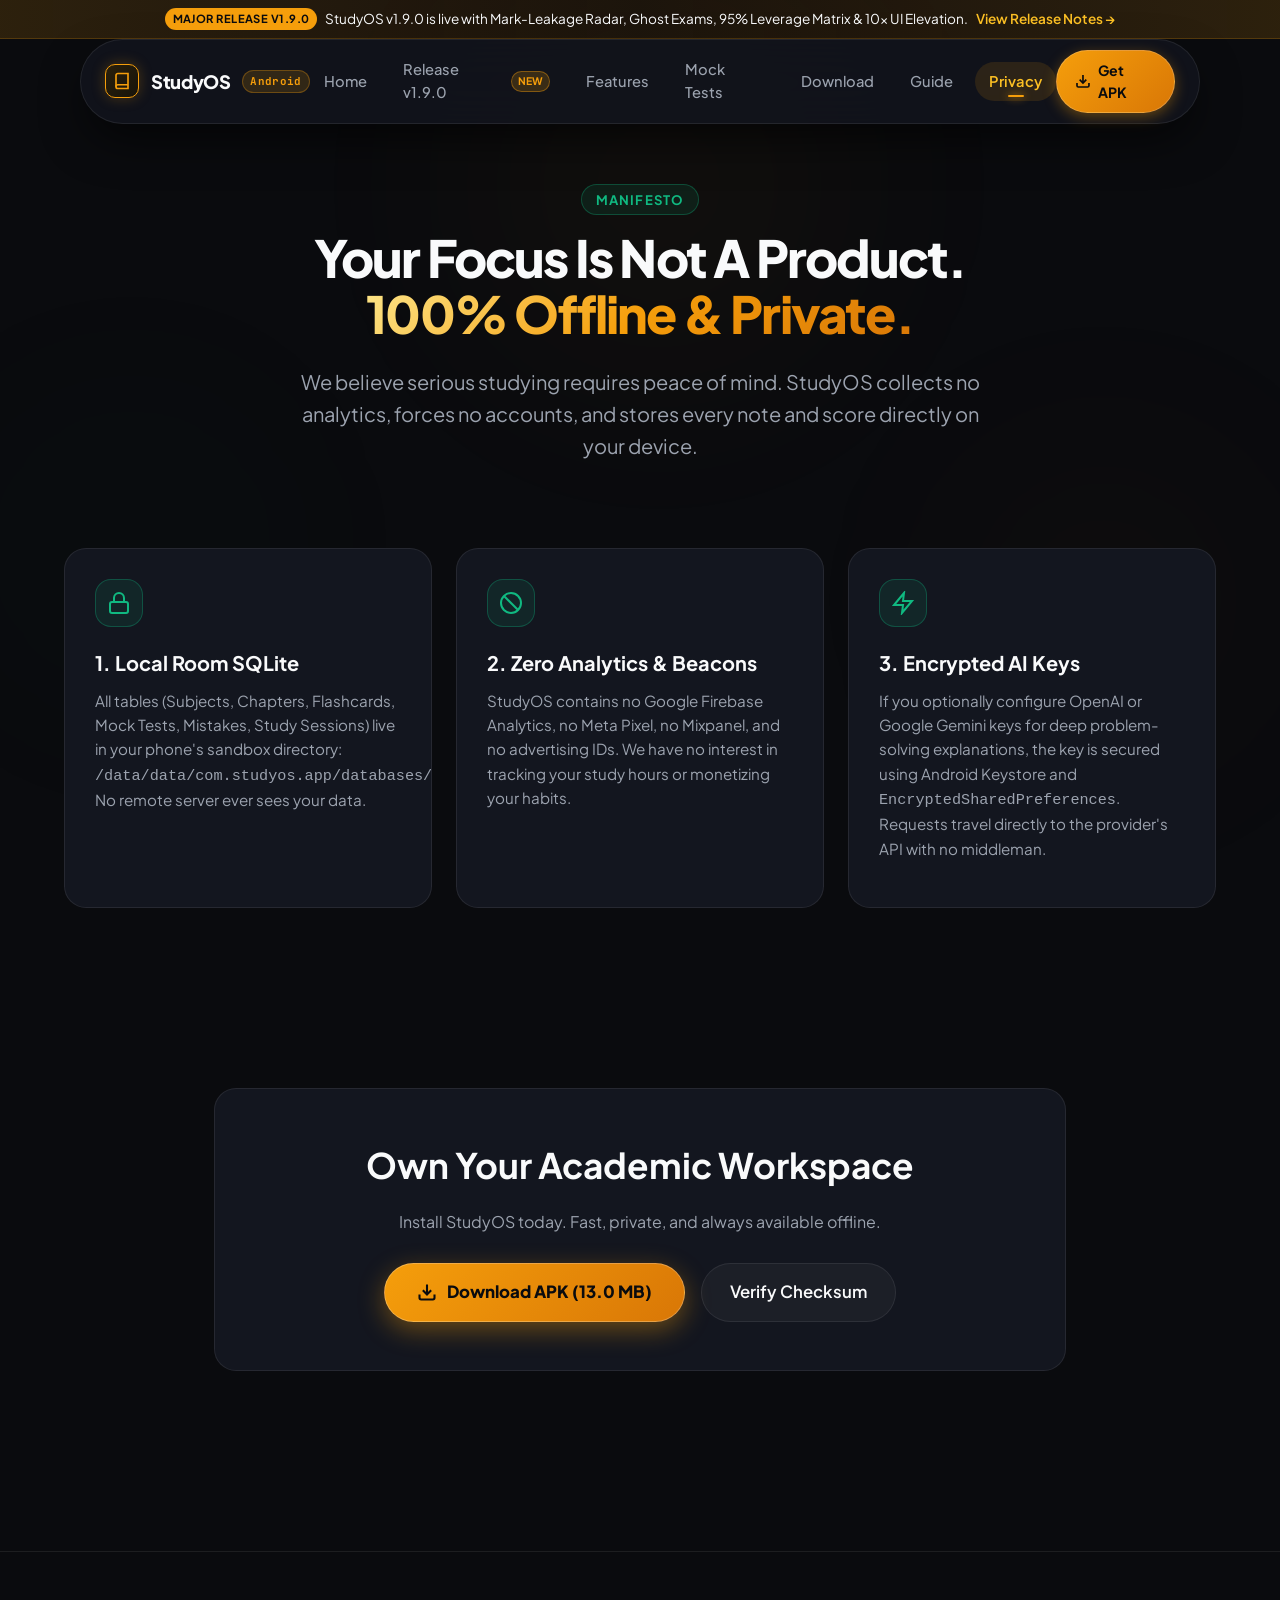
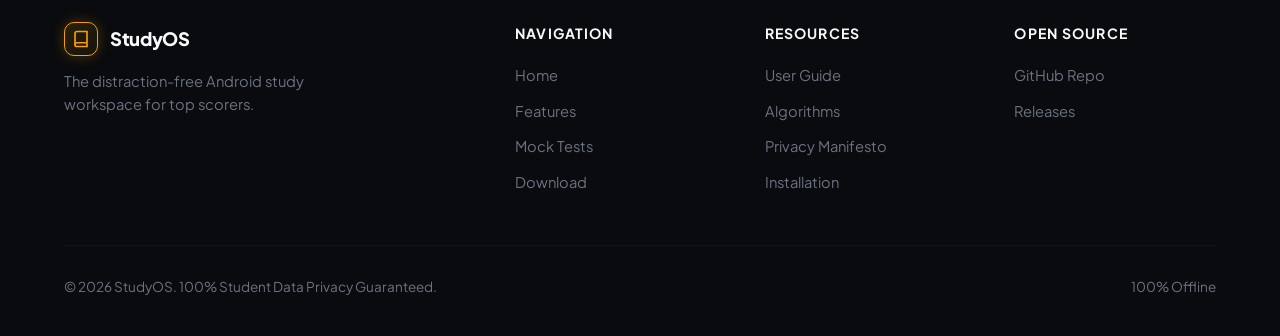
<file: docs/privacy.html>
<!DOCTYPE html>
<html lang="en">
<head>
  <meta charset="UTF-8">
  <meta name="viewport" content="width=device-width, initial-scale=1.0, viewport-fit=cover">
  <title>100% Offline Manifesto & Privacy — StudyOS</title>
  <meta name="description" content="StudyOS's privacy architecture: 100% local SQLite storage, zero ads, zero analytics trackers, and complete student data sovereignty.">
  
  <link rel="icon" type="image/png" href="favicon.png">
  <link rel="apple-touch-icon" href="apple-touch-icon.png">
  
  <link rel="preconnect" href="https://fonts.googleapis.com">
  <link rel="preconnect" href="https://fonts.gstatic.com" crossorigin>
  <link href="https://fonts.googleapis.com/css2?family=Plus+Jakarta+Sans:wght@300;400;500;600;700;800&family=JetBrains+Mono:wght@400;500;600;700&display=swap" rel="stylesheet">
  <link rel="stylesheet" href="assets/css/style.css">
</head>
<body>

  <!-- Ambient Glow Effects -->
  <div class="ambient-mesh">
    <div class="ambient-orb ambient-orb-1"></div>
    <div class="ambient-orb ambient-orb-2"></div>
    <div class="ambient-orb ambient-orb-3"></div>
  </div>

  <!-- Top Announcement Bar -->
  <div class="top-announcement">
    <span class="announcement-badge">Major Release v1.9.0</span>
    <span>StudyOS v1.9.0 is live with Mark-Leakage Radar, Ghost Exams, 95% Leverage Matrix &amp; 10x UI Elevation.</span>
    <a href="release.html">View Release Notes &rarr;</a>
  </div>

  <!-- Navigation Bar -->
  <div class="nav-wrapper">
    <header class="navbar">
      <a href="index.html" class="brand">
        <div class="brand-icon">
          <svg viewBox="0 0 24 24" fill="none" stroke="currentColor" stroke-width="2.2">
            <path d="M4 19.5A2.5 2.5 0 0 1 6.5 17H20"></path>
            <path d="M6.5 2H20v20H6.5A2.5 2.5 0 0 1 4 19.5v-15A2.5 2.5 0 0 1 6.5 2z"></path>
          </svg>
        </div>
        <span>StudyOS</span>
        <span class="brand-tag">Android</span>
      </a>

      <nav>
        <ul class="nav-links">
          <li><a href="index.html" class="nav-link">Home</a></li>
          <li><a href="release.html" class="nav-link">Release v1.9.0 <span class="nav-badge-new">New</span></a></li>
          <li><a href="features.html" class="nav-link">Features</a></li>
          <li><a href="mock-tests.html" class="nav-link">Mock Tests</a></li>
          <li><a href="download.html" class="nav-link">Download</a></li>
          <li><a href="docs.html" class="nav-link">Guide</a></li>
          <li><a href="privacy.html" class="nav-link active">Privacy</a></li>
        </ul>
      </nav>

      <div class="nav-actions">
        <a href="download.html" class="btn-nav-download">
          <svg viewBox="0 0 24 24" fill="none" stroke="currentColor" stroke-width="2.5">
            <path d="M21 15v4a2 2 0 0 1-2 2H5a2 2 0 0 1-2-2v-4"></path>
            <polyline points="7 10 12 15 17 10"></polyline>
            <line x1="12" y1="15" x2="12" y2="3"></line>
          </svg>
          <span>Get APK</span>
        </a>
        <button class="mobile-toggle" aria-label="Open Menu">
          <svg viewBox="0 0 24 24" fill="none" stroke="currentColor" stroke-width="2">
            <line x1="3" y1="12" x2="21" y2="12"></line>
            <line x1="3" y1="6" x2="21" y2="6"></line>
            <line x1="3" y1="18" x2="21" y2="18"></line>
          </svg>
        </button>
      </div>
    </header>
  </div>

  <!-- Mobile Drawer -->
  <div class="mobile-drawer">
    <div class="drawer-header">
      <div class="brand">
        <div class="brand-icon">
          <svg viewBox="0 0 24 24" fill="none" stroke="currentColor" stroke-width="2.2"><path d="M4 19.5A2.5 2.5 0 0 1 6.5 17H20"></path><path d="M6.5 2H20v20H6.5A2.5 2.5 0 0 1 4 19.5v-15A2.5 2.5 0 0 1 6.5 2z"></path></svg>
        </div>
        <span>StudyOS</span>
      </div>
      <button class="drawer-close" style="background:transparent;border:none;color:#fff;cursor:pointer;padding:8px;">
        <svg width="24" height="24" viewBox="0 0 24 24" fill="none" stroke="currentColor" stroke-width="2"><line x1="18" y1="6" x2="6" y2="18"></line><line x1="6" y1="6" x2="18" y2="18"></line></svg>
      </button>
    </div>
    <ul class="drawer-links">
      <li><a href="index.html" class="drawer-link">Home <span>&rarr;</span></a></li>
      <li><a href="features.html" class="drawer-link">Features <span>&rarr;</span></a></li>
      <li><a href="mock-tests.html" class="drawer-link">Mock &amp; Tuition Tests <span>&rarr;</span></a></li>
      <li><a href="download.html" class="drawer-link">Download APK <span>&rarr;</span></a></li>
      <li><a href="docs.html" class="drawer-link">Student Guide &amp; FAQ <span>&rarr;</span></a></li>
      <li><a href="privacy.html" class="drawer-link active">100% Offline Manifesto <span>&rarr;</span></a></li>
    </ul>
  </div>

  <!-- Page Header -->
  <section class="section" style="padding-top:60px; padding-bottom:40px; text-align:center;">
    <div class="container container-narrow">
      <span class="section-eyebrow" style="background:rgba(16, 185, 129, 0.1); border-color:rgba(16, 185, 129, 0.3); color:var(--success);">
        Manifesto
      </span>
      <h1 class="hero-title" style="font-size:3.2rem;">
        Your Focus Is Not A Product. <br>
        <span class="text-gradient-gold">100% Offline &amp; Private.</span>
      </h1>
      <p class="hero-subtitle">
        We believe serious studying requires peace of mind. StudyOS collects no analytics, forces no accounts, and stores every note and score directly on your device.
      </p>
    </div>
  </section>

  <!-- Core Pillars of Privacy -->
  <section class="section" style="padding-top:10px;">
    <div class="container">
      <div class="grid-3">

        <div class="spotlight-card reveal">
          <div class="card-icon-badge" style="background:rgba(16, 185, 129, 0.1); border-color:rgba(16, 185, 129, 0.3); color:var(--success);">
            <svg viewBox="0 0 24 24" fill="none" stroke="currentColor" stroke-width="2"><rect x="3" y="11" width="18" height="11" rx="2" ry="2"></rect><path d="M7 11V7a5 5 0 0 1 10 0v4"></path></svg>
          </div>
          <h3 class="card-title">1. Local Room SQLite</h3>
          <p class="card-desc">
            All tables (Subjects, Chapters, Flashcards, Mock Tests, Mistakes, Study Sessions) live in your phone's sandbox directory:
            <code>/data/data/com.studyos.app/databases/studyos.db</code>. No remote server ever sees your data.
          </p>
        </div>

        <div class="spotlight-card reveal">
          <div class="card-icon-badge" style="background:rgba(16, 185, 129, 0.1); border-color:rgba(16, 185, 129, 0.3); color:var(--success);">
            <svg viewBox="0 0 24 24" fill="none" stroke="currentColor" stroke-width="2"><circle cx="12" cy="12" r="10"></circle><line x1="4.93" y1="4.93" x2="19.07" y2="19.07"></line></svg>
          </div>
          <h3 class="card-title">2. Zero Analytics &amp; Beacons</h3>
          <p class="card-desc">
            StudyOS contains no Google Firebase Analytics, no Meta Pixel, no Mixpanel, and no advertising IDs. We have no interest in tracking your study hours or monetizing your habits.
          </p>
        </div>

        <div class="spotlight-card reveal">
          <div class="card-icon-badge" style="background:rgba(16, 185, 129, 0.1); border-color:rgba(16, 185, 129, 0.3); color:var(--success);">
            <svg viewBox="0 0 24 24" fill="none" stroke="currentColor" stroke-width="2"><polygon points="13 2 3 14 12 14 11 22 21 10 12 10 13 2"></polygon></svg>
          </div>
          <h3 class="card-title">3. Encrypted AI Keys</h3>
          <p class="card-desc">
            If you optionally configure OpenAI or Google Gemini keys for deep problem-solving explanations, the key is secured using Android Keystore and <code>EncryptedSharedPreferences</code>. Requests travel directly to the provider's API with no middleman.
          </p>
        </div>

      </div>
    </div>
  </section>

  <!-- Download Banner -->
  <section class="section" style="text-align:center;">
    <div class="container container-narrow">
      <div class="spotlight-card reveal" style="padding:48px 32px;">
        <h2 style="font-size:2.2rem; margin-bottom:16px;">Own Your Academic Workspace</h2>
        <p style="color:var(--text-secondary); margin-bottom:28px;">
          Install StudyOS today. Fast, private, and always available offline.
        </p>
        <div style="display:flex; justify-content:center; gap:16px; flex-wrap:wrap;">
          <a href="downloads/StudyOS.apk" class="btn-primary-hero">
            <svg width="20" height="20" viewBox="0 0 24 24" fill="none" stroke="currentColor" stroke-width="2.5"><path d="M21 15v4a2 2 0 0 1-2 2H5a2 2 0 0 1-2-2v-4"></path><polyline points="7 10 12 15 17 10"></polyline><line x1="12" y1="15" x2="12" y2="3"></line></svg>
            <span>Download APK (13.0 MB)</span>
          </a>
          <a href="download.html" class="btn-secondary-hero">
            <span>Verify Checksum</span>
          </a>
        </div>
      </div>
    </div>
  </section>

  <!-- Footer -->
  <footer class="site-footer">
    <div class="container">
      <div class="footer-grid">
        <div class="footer-brand">
          <div class="brand">
            <div class="brand-icon">
              <svg viewBox="0 0 24 24" fill="none" stroke="currentColor" stroke-width="2.2"><path d="M4 19.5A2.5 2.5 0 0 1 6.5 17H20"></path><path d="M6.5 2H20v20H6.5A2.5 2.5 0 0 1 4 19.5v-15A2.5 2.5 0 0 1 6.5 2z"></path></svg>
            </div>
            <span>StudyOS</span>
          </div>
          <p>The distraction-free Android study workspace for top scorers.</p>
        </div>

        <div class="footer-col">
          <h5>Navigation</h5>
          <ul>
            <li><a href="index.html">Home</a></li>
            <li><a href="features.html">Features</a></li>
            <li><a href="mock-tests.html">Mock Tests</a></li>
            <li><a href="download.html">Download</a></li>
          </ul>
        </div>

        <div class="footer-col">
          <h5>Resources</h5>
          <ul>
            <li><a href="docs.html">User Guide</a></li>
            <li><a href="docs.html#algorithms">Algorithms</a></li>
            <li><a href="privacy.html">Privacy Manifesto</a></li>
            <li><a href="download.html#install-guide">Installation</a></li>
          </ul>
        </div>

        <div class="footer-col">
          <h5>Open Source</h5>
          <ul>
            <li><a href="https://github.com/contactaurawealth-lab/StudyOS" target="_blank" rel="noopener">GitHub Repo</a></li>
            <li><a href="https://github.com/contactaurawealth-lab/StudyOS/releases" target="_blank" rel="noopener">Releases</a></li>
          </ul>
        </div>
      </div>

      <div class="footer-bottom">
        <div>&copy; 2026 StudyOS. 100% Student Data Privacy Guaranteed.</div>
        <div><a href="privacy.html" style="color:var(--text-muted); text-decoration:none;">100% Offline</a></div>
      </div>
    </div>
  </footer>

  <script src="assets/js/main.js"></script>
</body>
</html>
</file>
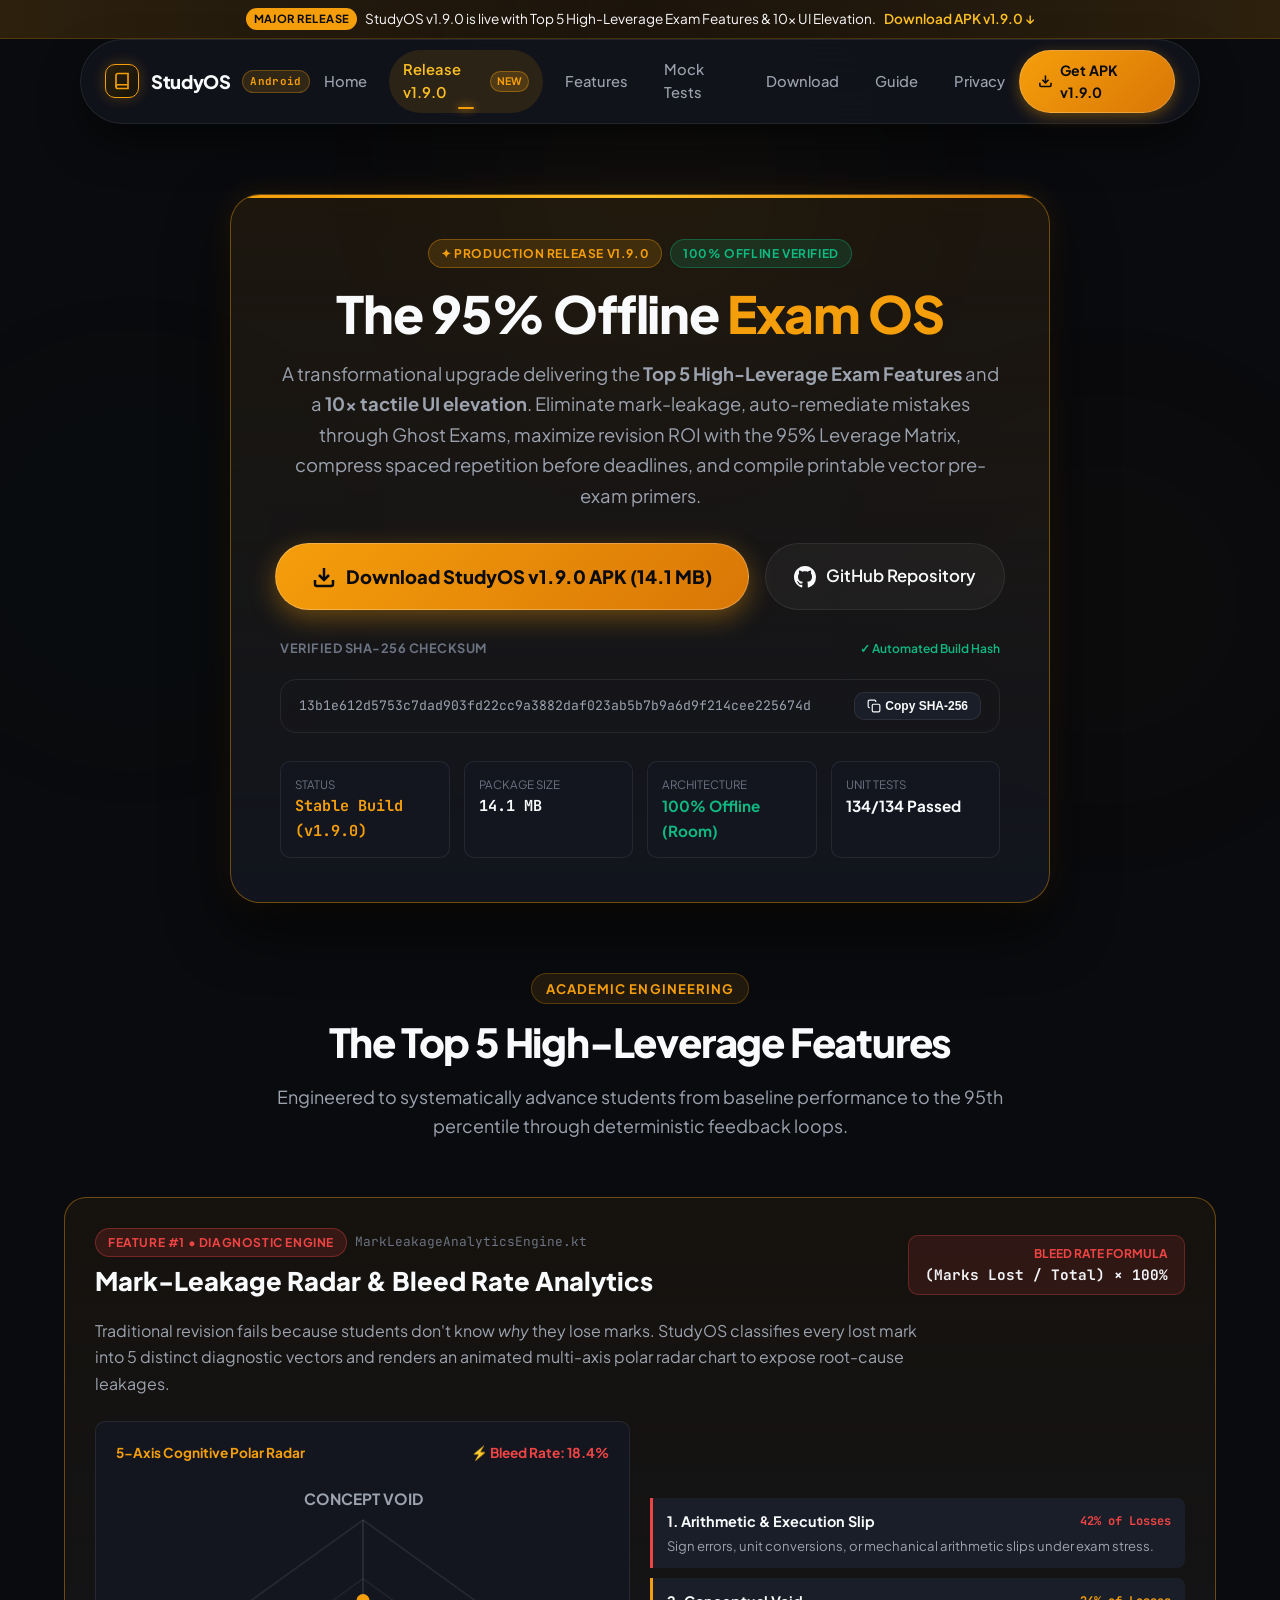
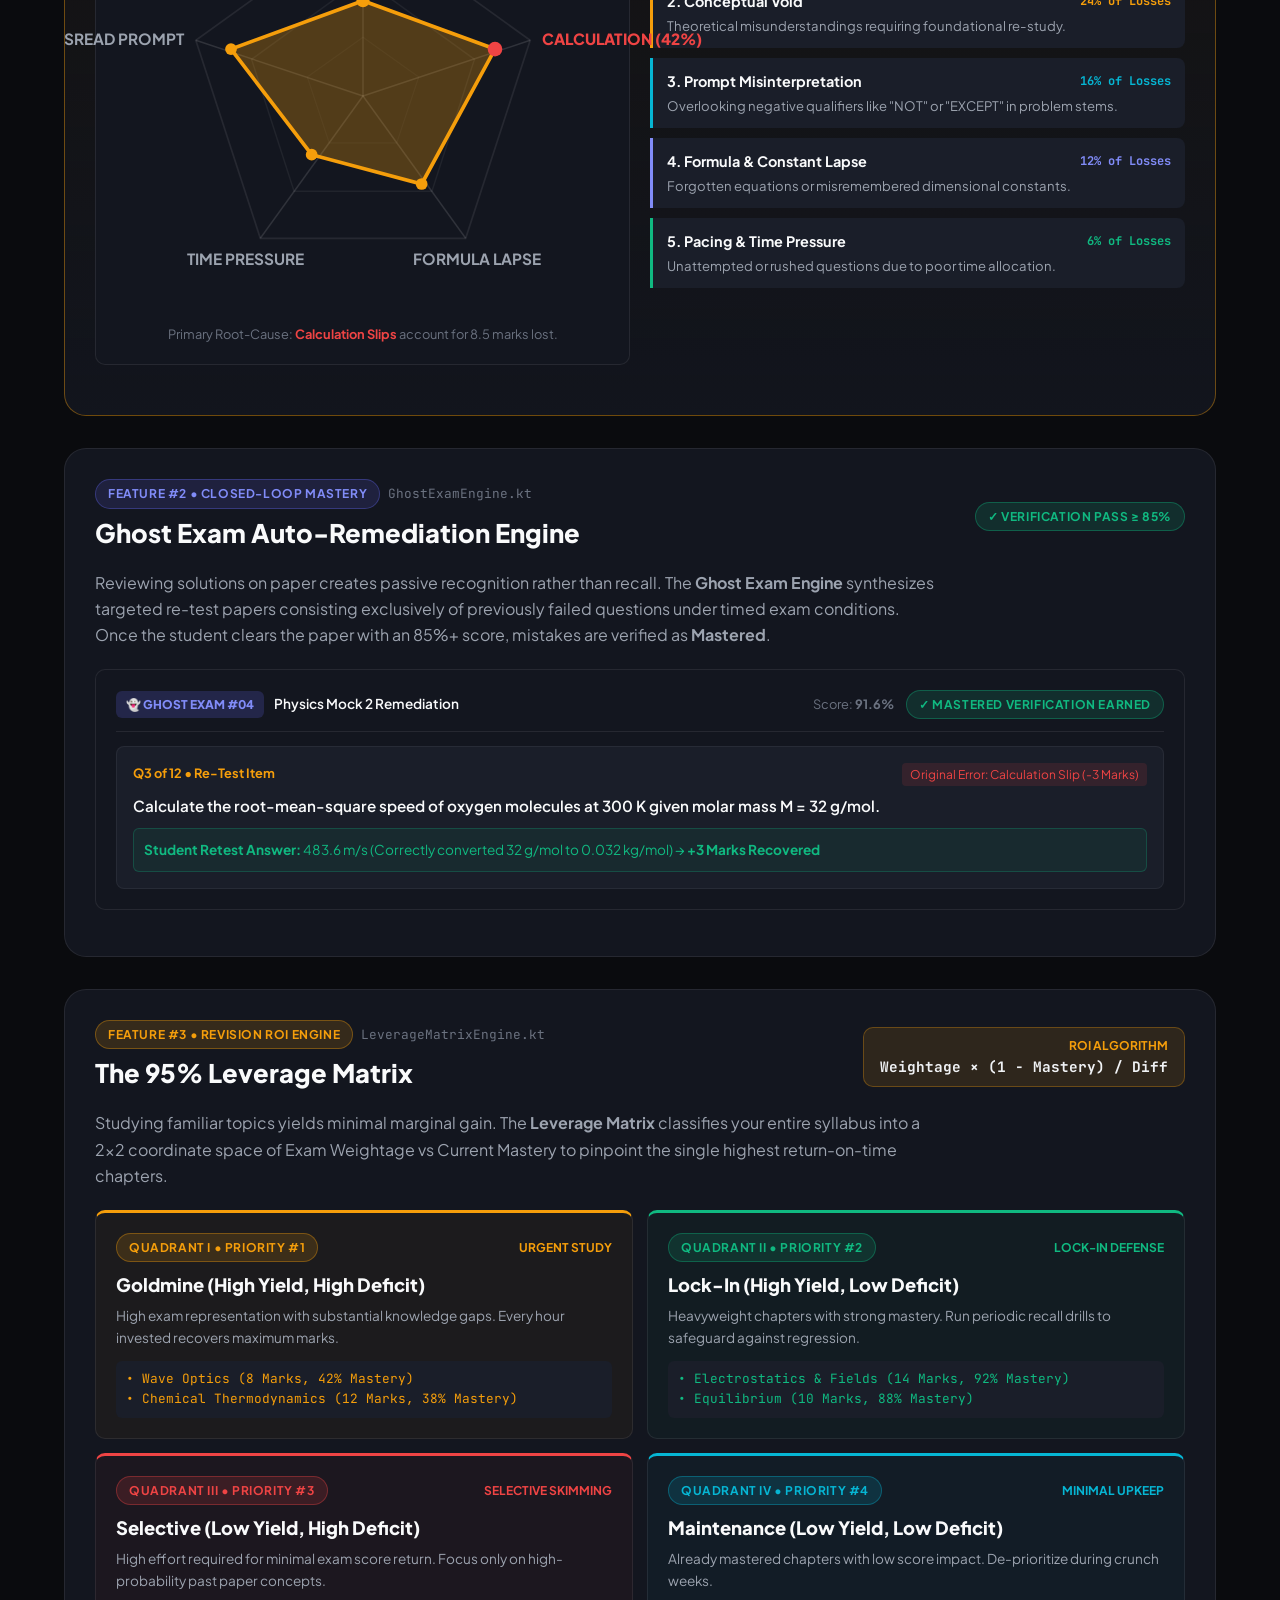
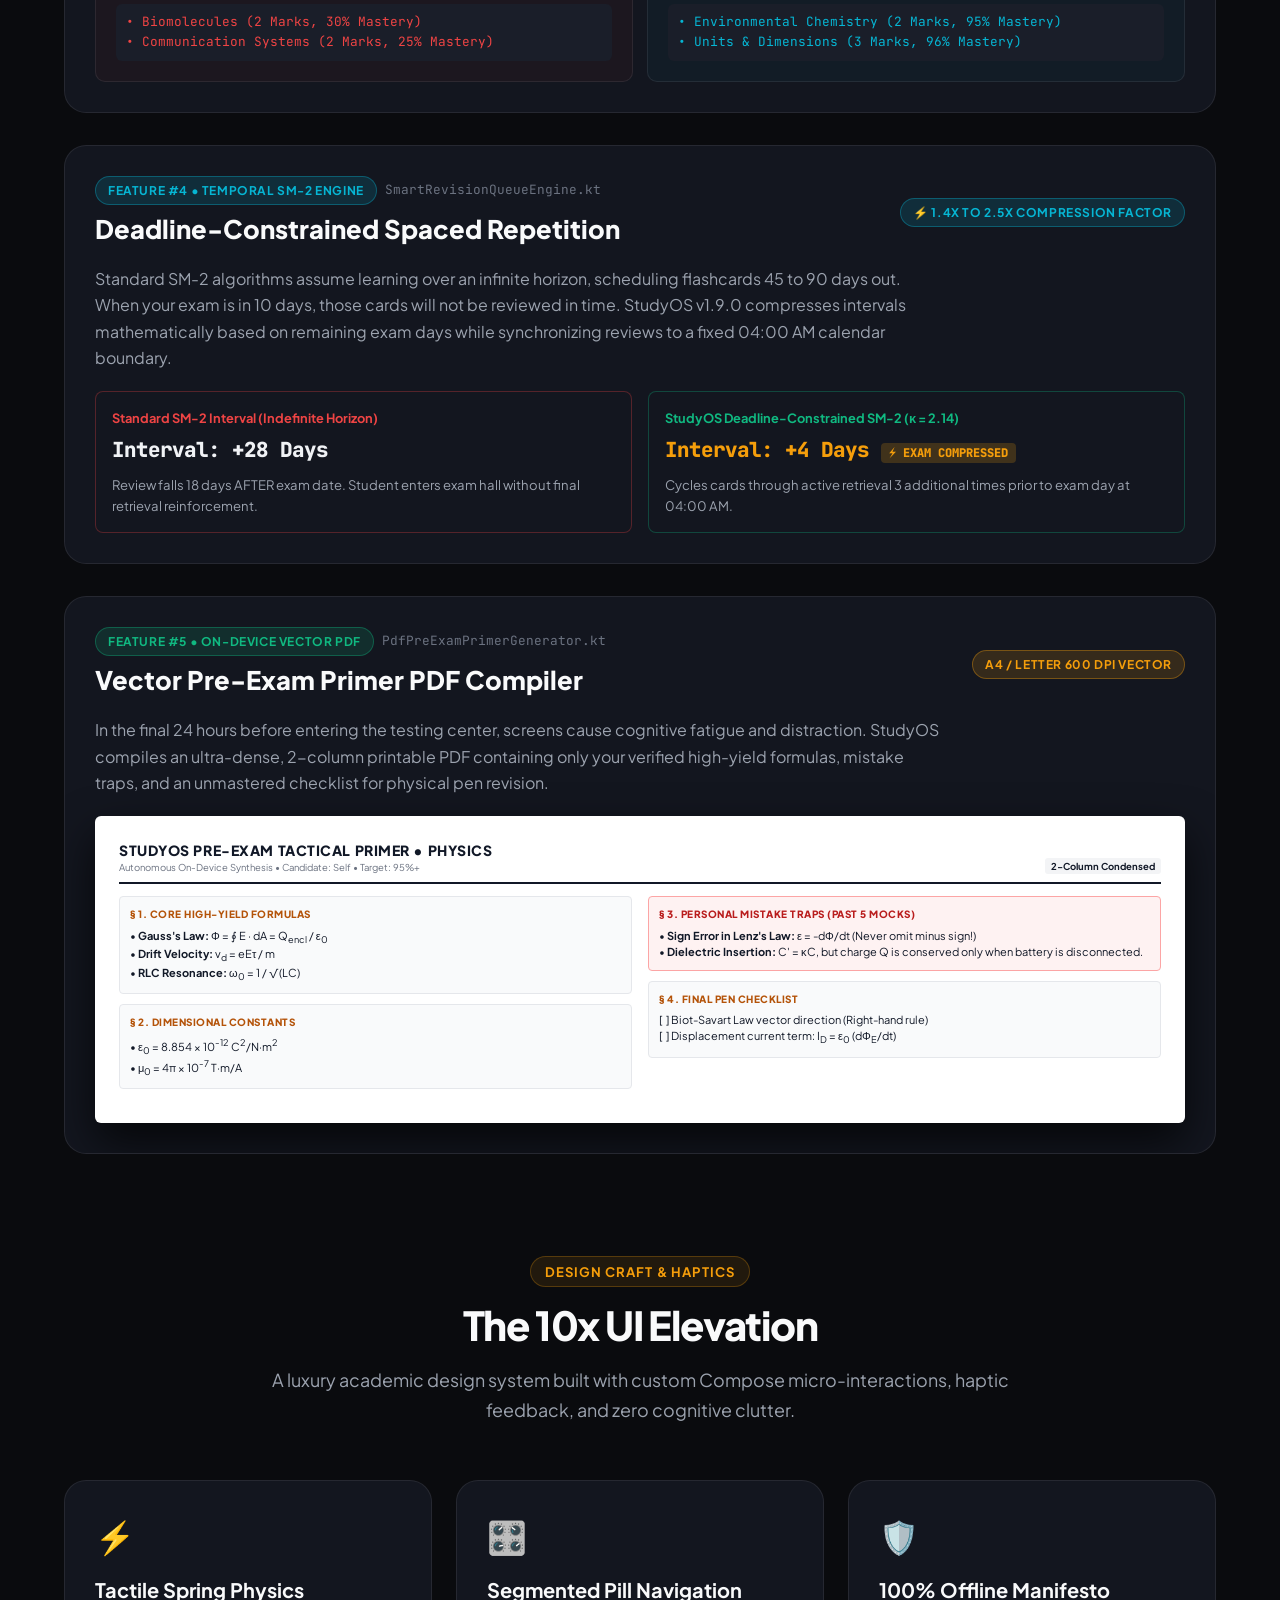
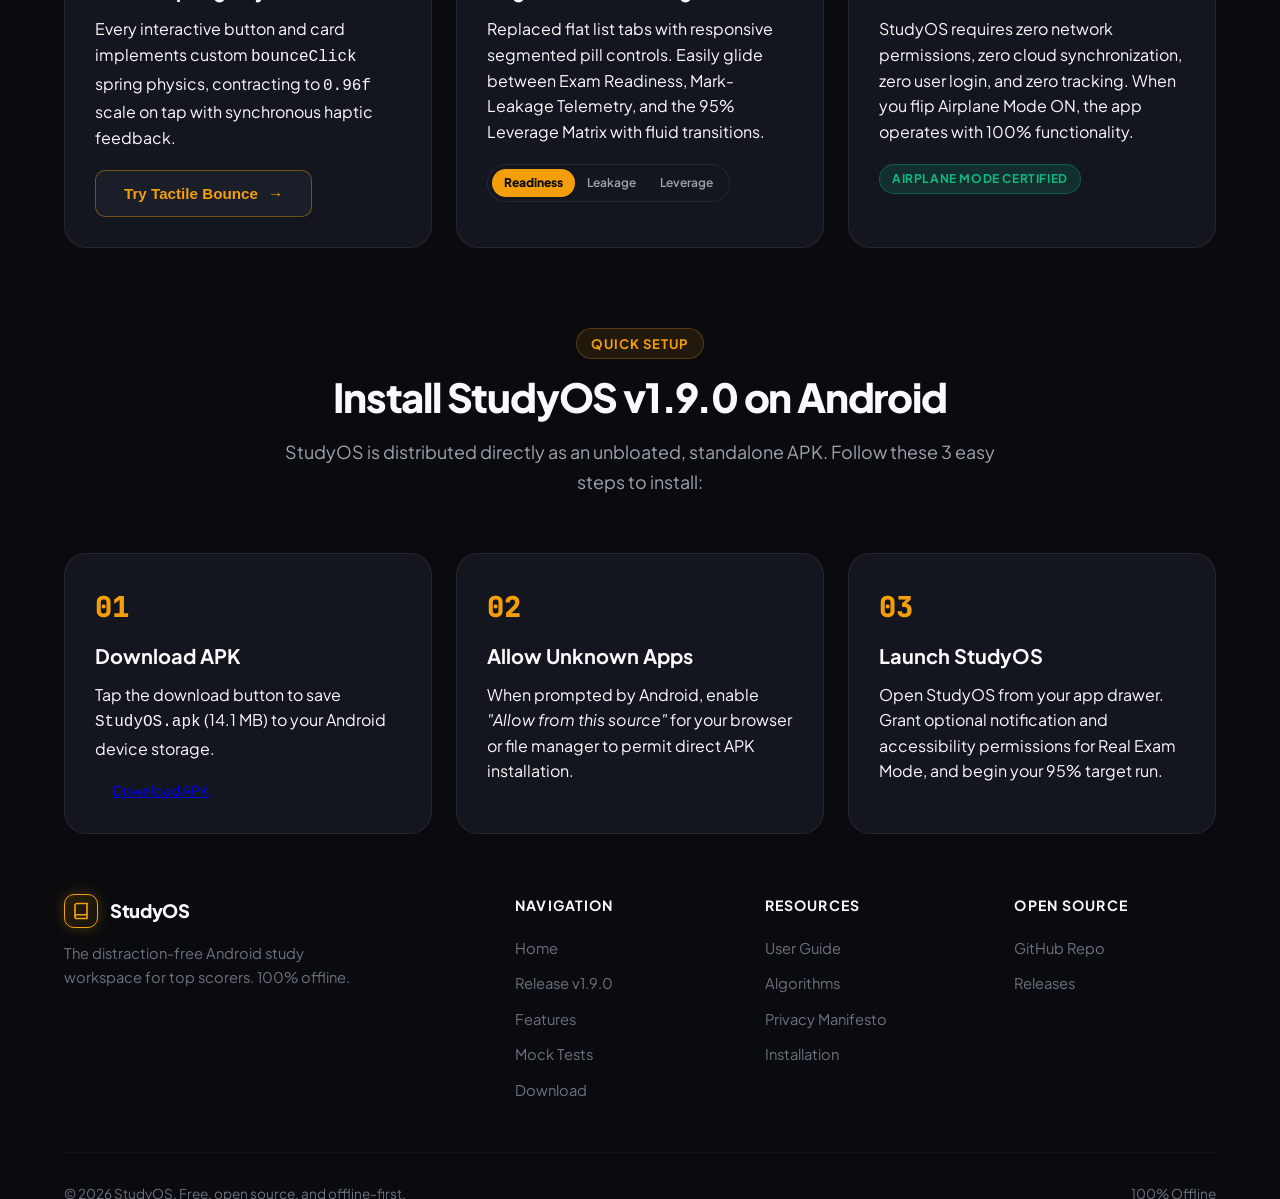
<file: docs/release.html>
<!DOCTYPE html>
<html lang="en">
<head>
  <meta charset="UTF-8">
  <meta name="viewport" content="width=device-width, initial-scale=1.0, viewport-fit=cover">
  <title>StudyOS v1.9.0 Release — Top 5 Exam Features & 10x UI Elevation</title>
  <meta name="description" content="StudyOS v1.9.0 Release Notes: Mark-Leakage Radar & Bleed Rate Analytics, Ghost Exam Auto-Remediation, 95% Leverage Matrix, Deadline Spaced Repetition, and Printable Vector Pre-Exam Primers. 100% Offline.">
  
  <!-- Open Graph / Meta -->
  <meta property="og:type" content="website">
  <meta property="og:title" content="StudyOS v1.9.0 — The 95% Offline Exam Operating System">
  <meta property="og:description" content="Top 5 High-Leverage Exam Features & 10x UI Elevation. 100% offline, zero trackers, verified SHA-256 checksum.">
  <meta property="og:image" content="https://studyos-workspace.vercel.app/og-image.png">
  <meta property="og:url" content="https://studyos-workspace.vercel.app/release">
  <meta name="theme-color" content="#0A0B0E">

  <!-- Favicon -->
  <link rel="icon" type="image/png" href="favicon.png">
  <link rel="apple-touch-icon" href="apple-touch-icon.png">
  
  <!-- Typography -->
  <link rel="preconnect" href="https://fonts.googleapis.com">
  <link rel="preconnect" href="https://fonts.gstatic.com" crossorigin>
  <link href="https://fonts.googleapis.com/css2?family=Plus+Jakarta+Sans:wght@300;400;500;600;700;800&family=JetBrains+Mono:wght@400;500;600;700&display=swap" rel="stylesheet">

  <!-- Stylesheet -->
  <link rel="stylesheet" href="assets/css/style.css">

  <style>
    /* Release Page Custom Enhancements */
    .feature-badge-pill {
      display: inline-flex;
      align-items: center;
      gap: 6px;
      padding: 4px 12px;
      border-radius: var(--radius-pill);
      font-size: 0.75rem;
      font-weight: 700;
      text-transform: uppercase;
      letter-spacing: 0.05em;
    }
    .badge-amber {
      background: rgba(245, 158, 11, 0.15);
      color: var(--accent);
      border: 1px solid rgba(245, 158, 11, 0.35);
    }
    .badge-emerald {
      background: rgba(16, 185, 129, 0.15);
      color: var(--success);
      border: 1px solid rgba(16, 185, 129, 0.35);
    }
    .badge-rose {
      background: rgba(239, 68, 68, 0.15);
      color: #EF4444;
      border: 1px solid rgba(239, 68, 68, 0.35);
    }
    .badge-cyan {
      background: rgba(6, 182, 212, 0.15);
      color: var(--cyan);
      border: 1px solid rgba(6, 182, 212, 0.35);
    }
    .badge-indigo {
      background: rgba(99, 102, 241, 0.15);
      color: #818CF8;
      border: 1px solid rgba(99, 102, 241, 0.35);
    }

    /* Radar Chart Simulation */
    .radar-wrapper {
      position: relative;
      width: 100%;
      max-width: 440px;
      margin: 0 auto;
      aspect-ratio: 1 / 1;
      display: flex;
      align-items: center;
      justify-content: center;
    }
    .radar-svg {
      width: 100%;
      height: 100%;
      overflow: visible;
    }

    /* Interactive Spring Bounce Demonstration */
    .bounce-interactive-btn {
      display: inline-flex;
      align-items: center;
      gap: 10px;
      padding: 14px 28px;
      background: var(--surface-2);
      border: 1px solid var(--border-accent);
      color: var(--accent);
      border-radius: var(--radius-sm);
      font-weight: 700;
      font-size: 0.95rem;
      cursor: pointer;
      user-select: none;
      transition: transform 0.15s cubic-bezier(0.34, 1.56, 0.64, 1), background 0.2s ease, border-color 0.2s ease;
    }
    .bounce-interactive-btn:active {
      transform: scale(0.94);
      background: rgba(245, 158, 11, 0.15);
      border-color: var(--accent);
    }

    /* 2x2 Leverage Quadrant Grid */
    .quadrant-grid {
      display: grid;
      grid-template-columns: repeat(2, 1fr);
      gap: 14px;
      position: relative;
    }
    @media (max-width: 640px) {
      .quadrant-grid {
        grid-template-columns: 1fr;
      }
    }
    .quadrant-cell {
      background: var(--surface-1);
      border: 1px solid var(--border);
      border-radius: var(--radius-sm);
      padding: 20px;
      position: relative;
      transition: border-color 0.2s ease, transform 0.2s ease;
    }
    .quadrant-cell:hover {
      border-color: var(--border-hover);
      transform: translateY(-2px);
    }

    /* Cheat Sheet PDF Canvas Simulation */
    .primer-pdf-mock {
      background: #FFFFFF;
      color: #111827;
      border-radius: 6px;
      padding: 24px;
      box-shadow: 0 20px 45px rgba(0, 0, 0, 0.7);
      font-family: var(--font-sans);
      font-size: 11px;
      line-height: 1.45;
    }
    .primer-header {
      border-bottom: 2px solid #111827;
      padding-bottom: 8px;
      margin-bottom: 12px;
      display: flex;
      justify-content: space-between;
      align-items: flex-end;
    }
    .primer-columns {
      display: grid;
      grid-template-columns: 1fr 1fr;
      gap: 16px;
    }
    .primer-box {
      border: 1px solid #E5E7EB;
      background: #F9FAFB;
      padding: 10px;
      border-radius: 4px;
      margin-bottom: 10px;
    }
    .primer-box-title {
      font-size: 10px;
      font-weight: 800;
      text-transform: uppercase;
      letter-spacing: 0.05em;
      margin-bottom: 6px;
      color: #B45309;
    }
  </style>
</head>
<body>

  <!-- Ambient Glow Effects -->
  <div class="ambient-mesh">
    <div class="ambient-orb ambient-orb-1"></div>
    <div class="ambient-orb ambient-orb-2"></div>
    <div class="ambient-orb ambient-orb-3"></div>
  </div>

  <!-- Top Announcement Bar -->
  <div class="top-announcement">
    <span class="announcement-badge">Major Release</span>
    <span>StudyOS v1.9.0 is live with Top 5 High-Leverage Exam Features &amp; 10x UI Elevation.</span>
    <a href="#download">Download APK v1.9.0 &darr;</a>
  </div>

  <!-- Navigation Bar -->
  <div class="nav-wrapper">
    <header class="navbar">
      <a href="index.html" class="brand">
        <div class="brand-icon">
          <svg viewBox="0 0 24 24" fill="none" stroke="currentColor" stroke-width="2.2">
            <path d="M4 19.5A2.5 2.5 0 0 1 6.5 17H20"></path>
            <path d="M6.5 2H20v20H6.5A2.5 2.5 0 0 1 4 19.5v-15A2.5 2.5 0 0 1 6.5 2z"></path>
          </svg>
        </div>
        <span>StudyOS</span>
        <span class="brand-tag">Android</span>
      </a>

      <nav>
        <ul class="nav-links">
          <li><a href="index.html" class="nav-link">Home</a></li>
          <li><a href="release.html" class="nav-link active">Release v1.9.0 <span class="nav-badge-new">New</span></a></li>
          <li><a href="features.html" class="nav-link">Features</a></li>
          <li><a href="mock-tests.html" class="nav-link">Mock Tests</a></li>
          <li><a href="download.html" class="nav-link">Download</a></li>
          <li><a href="docs.html" class="nav-link">Guide</a></li>
          <li><a href="privacy.html" class="nav-link">Privacy</a></li>
        </ul>
      </nav>

      <div class="nav-actions">
        <a href="downloads/StudyOS.apk" class="btn-nav-download">
          <svg viewBox="0 0 24 24" fill="none" stroke="currentColor" stroke-width="2.5">
            <path d="M21 15v4a2 2 0 0 1-2 2H5a2 2 0 0 1-2-2v-4"></path>
            <polyline points="7 10 12 15 17 10"></polyline>
            <line x1="12" y1="15" x2="12" y2="3"></line>
          </svg>
          <span>Get APK v1.9.0</span>
        </a>
        <button class="mobile-toggle" aria-label="Open Menu">
          <svg viewBox="0 0 24 24" fill="none" stroke="currentColor" stroke-width="2">
            <line x1="3" y1="12" x2="21" y2="12"></line>
            <line x1="3" y1="6" x2="21" y2="6"></line>
            <line x1="3" y1="18" x2="21" y2="18"></line>
          </svg>
        </button>
      </div>
    </header>
  </div>

  <!-- Mobile Drawer -->
  <div class="mobile-drawer">
    <div class="drawer-header">
      <div class="brand">
        <div class="brand-icon">
          <svg viewBox="0 0 24 24" fill="none" stroke="currentColor" stroke-width="2.2"><path d="M4 19.5A2.5 2.5 0 0 1 6.5 17H20"></path><path d="M6.5 2H20v20H6.5A2.5 2.5 0 0 1 4 19.5v-15A2.5 2.5 0 0 1 6.5 2z"></path></svg>
        </div>
        <span>StudyOS</span>
      </div>
      <button class="drawer-close" style="background:transparent;border:none;color:#fff;cursor:pointer;padding:8px;">
        <svg width="24" height="24" viewBox="0 0 24 24" fill="none" stroke="currentColor" stroke-width="2"><line x1="18" y1="6" x2="6" y2="18"></line><line x1="6" y1="6" x2="18" y2="18"></line></svg>
      </button>
    </div>
    <ul class="drawer-links">
      <li><a href="index.html" class="drawer-link">Home <span>&rarr;</span></a></li>
      <li><a href="release.html" class="drawer-link active">Release v1.9.0 <span>&rarr;</span></a></li>
      <li><a href="features.html" class="drawer-link">Features <span>&rarr;</span></a></li>
      <li><a href="mock-tests.html" class="drawer-link">Mock Tests <span>&rarr;</span></a></li>
      <li><a href="download.html" class="drawer-link">Download APK <span>&rarr;</span></a></li>
      <li><a href="docs.html" class="drawer-link">Student Guide <span>&rarr;</span></a></li>
      <li><a href="privacy.html" class="drawer-link">100% Offline Manifesto <span>&rarr;</span></a></li>
    </ul>
  </div>

  <!-- Hero Section -->
  <section class="section" style="padding-top:70px; padding-bottom:50px;">
    <div class="container">
      <div class="download-card-hero reveal" style="background:linear-gradient(180deg, rgba(245, 158, 11, 0.08) 0%, rgba(19, 22, 31, 0.95) 100%); border-color:var(--border-accent);">
        
        <div style="display:inline-flex; align-items:center; gap:8px; margin-bottom:16px;">
          <span class="feature-badge-pill badge-amber">✦ Production Release v1.9.0</span>
          <span class="feature-badge-pill badge-emerald">100% Offline Verified</span>
        </div>

        <h1 style="font-size:3.2rem; font-weight:800; line-height:1.15; margin-bottom:16px; letter-spacing:-0.02em;">
          The 95% Offline <span style="color:var(--accent);">Exam OS</span>
        </h1>
        
        <p style="color:var(--text-secondary); max-width:740px; margin:0 auto 32px auto; font-size:1.15rem; line-height:1.65;">
          A transformational upgrade delivering the <strong>Top 5 High-Leverage Exam Features</strong> and a <strong>10x tactile UI elevation</strong>. Eliminate mark-leakage, auto-remediate mistakes through Ghost Exams, maximize revision ROI with the 95% Leverage Matrix, compress spaced repetition before deadlines, and compile printable vector pre-exam primers.
        </p>

        <!-- Big Download Actions -->
        <div style="display:flex; justify-content:center; gap:16px; flex-wrap:wrap; margin-bottom:28px;" id="download">
          <a href="downloads/StudyOS.apk" class="btn-primary-hero" style="font-size:1.15rem; padding:18px 36px;">
            <svg width="24" height="24" viewBox="0 0 24 24" fill="none" stroke="currentColor" stroke-width="2.5">
              <path d="M21 15v4a2 2 0 0 1-2 2H5a2 2 0 0 1-2-2v-4"></path>
              <polyline points="7 10 12 15 17 10"></polyline>
              <line x1="12" y1="15" x2="12" y2="3"></line>
            </svg>
            <span>Download StudyOS v1.9.0 APK (14.1 MB)</span>
          </a>

          <a href="https://github.com/contactaurawealth-lab/StudyOS" target="_blank" rel="noopener" class="btn-secondary-hero" style="font-size:1.05rem; padding:18px 28px;">
            <svg width="22" height="22" viewBox="0 0 24 24" fill="currentColor">
              <path d="M12 0C5.37 0 0 5.37 0 12c0 5.31 3.435 9.795 8.205 11.385.6.105.825-.255.825-.57 0-.285-.015-1.23-.015-2.235-3.015.555-3.795-.735-4.035-1.41-.135-.345-.72-1.41-1.23-1.695-.42-.225-1.02-.78-.015-.795.945-.015 1.62.87 1.845 1.23 1.08 1.815 2.805 1.305 3.495.99.105-.78.42-1.305.765-1.605-2.67-.3-5.46-1.335-5.46-5.925 0-1.305.465-2.385 1.23-3.225-.12-.3-.54-1.53.12-3.18 0 0 1.005-.315 3.3 1.23.96-.27 1.98-.405 3-.405s2.04.135 3 .405c2.295-1.56 3.3-1.23 3.3-1.23.66 1.65.24 2.88.12 3.18.765.84 1.23 1.905 1.23 3.225 0 4.605-2.805 5.625-5.475 5.925.435.375.81 1.095.81 2.22 0 1.605-.015 2.895-.015 3.3 0 .315.225.69.825.57A12.02 12.02 0 0024 12c0-6.63-5.37-12-12-12z"/>
            </svg>
            <span>GitHub Repository</span>
          </a>
        </div>

        <!-- Checksum Verification Box -->
        <div style="text-align:left; max-width:720px; margin:0 auto 28px auto;">
          <div style="display:flex; justify-content:space-between; align-items:center; margin-bottom:6px;">
            <div style="font-size:0.8rem; font-weight:700; color:var(--text-muted); text-transform:uppercase; letter-spacing:0.04em;">
              Verified SHA-256 Checksum
            </div>
            <span style="font-size:0.75rem; color:var(--success); font-weight:600;">✓ Automated Build Hash</span>
          </div>
          <div class="checksum-box">
            <span style="user-select:all; font-family:var(--font-mono); font-size:0.82rem;">13b1e612d5753c7dad903fd22cc9a3882daf023ab5b7b9a6d9f214cee225674d</span>
            <button class="copy-btn" data-copy-text="13b1e612d5753c7dad903fd22cc9a3882daf023ab5b7b9a6d9f214cee225674d">
              <svg width="14" height="14" viewBox="0 0 24 24" fill="none" stroke="currentColor" stroke-width="2"><rect x="9" y="9" width="13" height="13" rx="2" ry="2"></rect><path d="M5 15H4a2 2 0 0 1-2-2V4a2 2 0 0 1 2-2h9a2 2 0 0 1 2 2v1"></path></svg>
              <span>Copy SHA-256</span>
            </button>
          </div>
        </div>

        <!-- Technical Specs Strip -->
        <div style="display:grid; grid-template-columns:repeat(auto-fit, minmax(150px, 1fr)); gap:14px; max-width:720px; margin:0 auto; text-align:left;">
          <div style="background:var(--surface-1); border:1px solid var(--border); padding:14px; border-radius:var(--radius-sm);">
            <div style="font-size:0.72rem; color:var(--text-muted); text-transform:uppercase;">Status</div>
            <div style="font-size:0.95rem; font-weight:700; font-family:var(--font-mono); color:var(--accent);">Stable Build (v1.9.0)</div>
          </div>
          <div style="background:var(--surface-1); border:1px solid var(--border); padding:14px; border-radius:var(--radius-sm);">
            <div style="font-size:0.72rem; color:var(--text-muted); text-transform:uppercase;">Package Size</div>
            <div style="font-size:0.95rem; font-weight:700; font-family:var(--font-mono); color:var(--text-primary);">14.1 MB</div>
          </div>
          <div style="background:var(--surface-1); border:1px solid var(--border); padding:14px; border-radius:var(--radius-sm);">
            <div style="font-size:0.72rem; color:var(--text-muted); text-transform:uppercase;">Architecture</div>
            <div style="font-size:0.95rem; font-weight:700; color:var(--success);">100% Offline (Room)</div>
          </div>
          <div style="background:var(--surface-1); border:1px solid var(--border); padding:14px; border-radius:var(--radius-sm);">
            <div style="font-size:0.72rem; color:var(--text-muted); text-transform:uppercase;">Unit Tests</div>
            <div style="font-size:0.95rem; font-weight:700; color:var(--text-primary);">134/134 Passed</div>
          </div>
        </div>

      </div>
    </div>
  </section>

  <!-- Deep Dive: The Top 5 Features -->
  <section class="section" style="padding-top:20px; padding-bottom:50px;">
    <div class="container">
      
      <div class="section-header reveal">
        <span class="section-eyebrow">Academic Engineering</span>
        <h2 class="section-title">The Top 5 High-Leverage Features</h2>
        <p class="section-description">
          Engineered to systematically advance students from baseline performance to the 95th percentile through deterministic feedback loops.
        </p>
      </div>

      <!-- Feature 1: Mark-Leakage Radar & Bleed Rate Analytics -->
      <div class="spotlight-card reveal" style="margin-bottom:32px; border-color:var(--border-accent); background:linear-gradient(180deg, rgba(245, 158, 11, 0.05) 0%, rgba(19, 22, 31, 0.9) 100%);">
        <div style="display:flex; justify-content:space-between; align-items:center; margin-bottom:16px; flex-wrap:wrap; gap:10px;">
          <div>
            <div style="display:flex; align-items:center; gap:8px; margin-bottom:4px;">
              <span class="feature-badge-pill badge-rose">Feature #1 • Diagnostic Engine</span>
              <span style="font-size:0.8rem; color:var(--text-muted); font-family:var(--font-mono);">MarkLeakageAnalyticsEngine.kt</span>
            </div>
            <h3 style="font-size:1.6rem; font-weight:800; color:var(--text-primary);">Mark-Leakage Radar &amp; Bleed Rate Analytics</h3>
          </div>
          <div style="background:rgba(239,68,68,0.12); border:1px solid rgba(239,68,68,0.3); padding:8px 16px; border-radius:var(--radius-sm); text-align:right;">
            <div style="font-size:0.75rem; text-transform:uppercase; color:#EF4444; font-weight:700;">Bleed Rate Formula</div>
            <div style="font-family:var(--font-mono); font-size:0.9rem; font-weight:700; color:#F0F2F5;">(Marks Lost / Total) &times; 100%</div>
          </div>
        </div>

        <p style="color:var(--text-secondary); margin-bottom:24px; line-height:1.65; max-width:850px;">
          Traditional revision fails because students don't know <em>why</em> they lose marks. StudyOS classifies every lost mark into 5 distinct diagnostic vectors and renders an animated multi-axis polar radar chart to expose root-cause leakages.
        </p>

        <!-- Feature Grid Breakdown -->
        <div style="display:grid; grid-template-columns:repeat(auto-fit, minmax(320px, 1fr)); gap:20px; align-items:center; margin-bottom:20px;">
          
          <!-- Visual Radar Diagram Mockup -->
          <div style="background:var(--surface-1); border:1px solid var(--border); border-radius:var(--radius-sm); padding:20px; text-align:center;">
            <div style="font-size:0.85rem; font-weight:700; color:var(--accent); margin-bottom:12px; display:flex; justify-content:space-between;">
              <span>5-Axis Cognitive Polar Radar</span>
              <span style="color:#EF4444;">⚡ Bleed Rate: 18.4%</span>
            </div>
            
            <div class="radar-wrapper">
              <svg viewBox="0 0 300 300" class="radar-svg">
                <!-- Background Web Polygons -->
                <polygon points="150,30 264,112 220,247 80,247 36,112" fill="none" stroke="rgba(255,255,255,0.08)" stroke-width="1.2"/>
                <polygon points="150,70 226,125 197,215 103,215 74,125" fill="none" stroke="rgba(255,255,255,0.06)" stroke-width="1"/>
                <polygon points="150,110 188,137 173,182 127,182 112,137" fill="none" stroke="rgba(255,255,255,0.04)" stroke-width="0.8"/>
                
                <!-- Axis Lines -->
                <line x1="150" y1="150" x2="150" y2="30" stroke="rgba(255,255,255,0.12)" stroke-width="1"/>
                <line x1="150" y1="150" x2="264" y2="112" stroke="rgba(255,255,255,0.12)" stroke-width="1"/>
                <line x1="150" y1="150" x2="220" y2="247" stroke="rgba(255,255,255,0.12)" stroke-width="1"/>
                <line x1="150" y1="150" x2="80" y2="247" stroke="rgba(255,255,255,0.12)" stroke-width="1"/>
                <line x1="150" y1="150" x2="36" y2="112" stroke="rgba(255,255,255,0.12)" stroke-width="1"/>
                
                <!-- Data Polygon (Calculation Error Heavy) -->
                <polygon points="150,85 240,118 190,210 115,190 60,118" fill="rgba(245, 158, 11, 0.28)" stroke="#F59E0B" stroke-width="2.5"/>
                
                <!-- Vertex Dots -->
                <circle cx="150" cy="85" r="4.5" fill="#F59E0B"/>
                <circle cx="240" cy="118" r="5" fill="#EF4444"/>
                <circle cx="190" cy="210" r="4" fill="#F59E0B"/>
                <circle cx="115" cy="190" r="4" fill="#F59E0B"/>
                <circle cx="60" cy="118" r="4" fill="#F59E0B"/>

                <!-- Axis Labels -->
                <text x="150" y="20" fill="#9CA3AF" font-size="10.5" font-weight="700" text-anchor="middle">CONCEPT VOID</text>
                <text x="272" y="115" fill="#EF4444" font-size="10.5" font-weight="800" text-anchor="start">CALCULATION (42%)</text>
                <text x="228" y="265" fill="#9CA3AF" font-size="10.5" font-weight="700" text-anchor="middle">FORMULA LAPSE</text>
                <text x="70" y="265" fill="#9CA3AF" font-size="10.5" font-weight="700" text-anchor="middle">TIME PRESSURE</text>
                <text x="28" y="115" fill="#9CA3AF" font-size="10.5" font-weight="700" text-anchor="end">MISREAD PROMPT</text>
              </svg>
            </div>
            <div style="font-size:0.8rem; color:var(--text-muted); margin-top:8px;">
              Primary Root-Cause: <strong style="color:#EF4444;">Calculation Slips</strong> account for 8.5 marks lost.
            </div>
          </div>

          <!-- 5 Vector Diagnostic Breakdown Cards -->
          <div style="display:flex; flex-direction:column; gap:10px;">
            <div style="background:var(--surface-2); border-left:3px solid #EF4444; padding:12px 14px; border-radius:0 8px 8px 0;">
              <div style="display:flex; justify-content:space-between; align-items:center;">
                <span style="font-weight:700; color:var(--text-primary); font-size:0.9rem;">1. Arithmetic &amp; Execution Slip</span>
                <span style="font-size:0.75rem; color:#EF4444; font-weight:700; font-family:var(--font-mono);">42% of Losses</span>
              </div>
              <div style="font-size:0.82rem; color:var(--text-secondary); margin-top:2px;">Sign errors, unit conversions, or mechanical arithmetic slips under exam stress.</div>
            </div>

            <div style="background:var(--surface-2); border-left:3px solid #F59E0B; padding:12px 14px; border-radius:0 8px 8px 0;">
              <div style="display:flex; justify-content:space-between; align-items:center;">
                <span style="font-weight:700; color:var(--text-primary); font-size:0.9rem;">2. Conceptual Void</span>
                <span style="font-size:0.75rem; color:var(--accent); font-weight:700; font-family:var(--font-mono);">24% of Losses</span>
              </div>
              <div style="font-size:0.82rem; color:var(--text-secondary); margin-top:2px;">Theoretical misunderstandings requiring foundational re-study.</div>
            </div>

            <div style="background:var(--surface-2); border-left:3px solid #06B6D4; padding:12px 14px; border-radius:0 8px 8px 0;">
              <div style="display:flex; justify-content:space-between; align-items:center;">
                <span style="font-weight:700; color:var(--text-primary); font-size:0.9rem;">3. Prompt Misinterpretation</span>
                <span style="font-size:0.75rem; color:var(--cyan); font-weight:700; font-family:var(--font-mono);">16% of Losses</span>
              </div>
              <div style="font-size:0.82rem; color:var(--text-secondary); margin-top:2px;">Overlooking negative qualifiers like "NOT" or "EXCEPT" in problem stems.</div>
            </div>

            <div style="background:var(--surface-2); border-left:3px solid #818CF8; padding:12px 14px; border-radius:0 8px 8px 0;">
              <div style="display:flex; justify-content:space-between; align-items:center;">
                <span style="font-weight:700; color:var(--text-primary); font-size:0.9rem;">4. Formula &amp; Constant Lapse</span>
                <span style="font-size:0.75rem; color:#818CF8; font-weight:700; font-family:var(--font-mono);">12% of Losses</span>
              </div>
              <div style="font-size:0.82rem; color:var(--text-secondary); margin-top:2px;">Forgotten equations or misremembered dimensional constants.</div>
            </div>

            <div style="background:var(--surface-2); border-left:3px solid #10B981; padding:12px 14px; border-radius:0 8px 8px 0;">
              <div style="display:flex; justify-content:space-between; align-items:center;">
                <span style="font-weight:700; color:var(--text-primary); font-size:0.9rem;">5. Pacing &amp; Time Pressure</span>
                <span style="font-size:0.75rem; color:var(--success); font-weight:700; font-family:var(--font-mono);">6% of Losses</span>
              </div>
              <div style="font-size:0.82rem; color:var(--text-secondary); margin-top:2px;">Unattempted or rushed questions due to poor time allocation.</div>
            </div>
          </div>

        </div>
      </div>

      <!-- Feature 2: Ghost Exam Auto-Remediation Engine -->
      <div class="spotlight-card reveal" style="margin-bottom:32px;">
        <div style="display:flex; justify-content:space-between; align-items:center; margin-bottom:16px; flex-wrap:wrap; gap:10px;">
          <div>
            <div style="display:flex; align-items:center; gap:8px; margin-bottom:4px;">
              <span class="feature-badge-pill badge-indigo">Feature #2 • Closed-Loop Mastery</span>
              <span style="font-size:0.8rem; color:var(--text-muted); font-family:var(--font-mono);">GhostExamEngine.kt</span>
            </div>
            <h3 style="font-size:1.6rem; font-weight:800; color:var(--text-primary);">Ghost Exam Auto-Remediation Engine</h3>
          </div>
          <span class="feature-badge-pill badge-emerald">✓ Verification Pass ≥ 85%</span>
        </div>

        <p style="color:var(--text-secondary); margin-bottom:20px; line-height:1.65; max-width:850px;">
          Reviewing solutions on paper creates passive recognition rather than recall. The <strong>Ghost Exam Engine</strong> synthesizes targeted re-test papers consisting exclusively of previously failed questions under timed exam conditions. Once the student clears the paper with an 85%+ score, mistakes are verified as <strong>Mastered</strong>.
        </p>

        <!-- Ghost Exam Interface Simulation -->
        <div style="background:var(--surface-1); border:1px solid var(--border); border-radius:var(--radius-sm); padding:20px; margin-bottom:16px;">
          <div style="display:flex; justify-content:space-between; align-items:center; border-bottom:1px solid var(--border); padding-bottom:12px; margin-bottom:14px; flex-wrap:wrap; gap:8px;">
            <div style="display:flex; align-items:center; gap:10px;">
              <span style="background:rgba(99,102,241,0.2); color:#818CF8; padding:4px 10px; border-radius:6px; font-size:0.75rem; font-weight:800;">👻 GHOST EXAM #04</span>
              <span style="font-size:0.85rem; font-weight:600; color:var(--text-primary);">Physics Mock 2 Remediation</span>
            </div>
            <div style="display:flex; align-items:center; gap:12px;">
              <span style="font-size:0.8rem; color:var(--text-muted);">Score: <strong>91.6%</strong></span>
              <span class="feature-badge-pill badge-emerald">✓ MASTERED VERIFICATION EARNED</span>
            </div>
          </div>

          <div style="background:var(--surface-2); border-radius:8px; padding:16px; border:1px solid rgba(255,255,255,0.06);">
            <div style="display:flex; justify-content:space-between; margin-bottom:8px;">
              <span style="font-size:0.8rem; font-weight:700; color:var(--accent);">Q3 of 12 • Re-Test Item</span>
              <span style="font-size:0.75rem; color:#EF4444; background:rgba(239,68,68,0.12); padding:2px 8px; border-radius:4px;">Original Error: Calculation Slip (-3 Marks)</span>
            </div>
            <div style="font-size:0.95rem; font-weight:600; color:var(--text-primary); margin-bottom:10px;">
              Calculate the root-mean-square speed of oxygen molecules at 300 K given molar mass M = 32 g/mol.
            </div>
            <div style="font-size:0.85rem; color:var(--success); background:rgba(16,185,129,0.08); border:1px solid rgba(16,185,129,0.25); padding:10px; border-radius:6px;">
              <strong>Student Retest Answer:</strong> 483.6 m/s (Correctly converted 32 g/mol to 0.032 kg/mol) &rarr; <span style="font-weight:700;">+3 Marks Recovered</span>
            </div>
          </div>
        </div>

      </div>

      <!-- Feature 3: The 95% Leverage Matrix (Deterministic ROI Engine) -->
      <div class="spotlight-card reveal" style="margin-bottom:32px;">
        <div style="display:flex; justify-content:space-between; align-items:center; margin-bottom:16px; flex-wrap:wrap; gap:10px;">
          <div>
            <div style="display:flex; align-items:center; gap:8px; margin-bottom:4px;">
              <span class="feature-badge-pill badge-amber">Feature #3 • Revision ROI Engine</span>
              <span style="font-size:0.8rem; color:var(--text-muted); font-family:var(--font-mono);">LeverageMatrixEngine.kt</span>
            </div>
            <h3 style="font-size:1.6rem; font-weight:800; color:var(--text-primary);">The 95% Leverage Matrix</h3>
          </div>
          <div style="background:rgba(245,158,11,0.12); border:1px solid rgba(245,158,11,0.3); padding:8px 16px; border-radius:var(--radius-sm); text-align:right;">
            <div style="font-size:0.75rem; text-transform:uppercase; color:var(--accent); font-weight:700;">ROI Algorithm</div>
            <div style="font-family:var(--font-mono); font-size:0.9rem; font-weight:700; color:#F0F2F5;">Weightage &times; (1 - Mastery) / Diff</div>
          </div>
        </div>

        <p style="color:var(--text-secondary); margin-bottom:20px; line-height:1.65; max-width:850px;">
          Studying familiar topics yields minimal marginal gain. The <strong>Leverage Matrix</strong> classifies your entire syllabus into a 2x2 coordinate space of Exam Weightage vs Current Mastery to pinpoint the single highest return-on-time chapters.
        </p>

        <!-- 2x2 Leverage Quadrant -->
        <div class="quadrant-grid">
          
          <!-- Quadrant 1: Goldmine -->
          <div class="quadrant-cell" style="border-top:3px solid var(--accent); background:rgba(245,158,11,0.04);">
            <div style="display:flex; justify-content:space-between; align-items:center; margin-bottom:8px;">
              <span class="feature-badge-pill badge-amber">Quadrant I • Priority #1</span>
              <span style="font-size:0.75rem; font-weight:700; color:var(--accent);">URGENT STUDY</span>
            </div>
            <h4 style="font-size:1.15rem; font-weight:800; color:var(--text-primary); margin-bottom:6px;">Goldmine (High Yield, High Deficit)</h4>
            <p style="font-size:0.85rem; color:var(--text-secondary); margin-bottom:12px;">High exam representation with substantial knowledge gaps. Every hour invested recovers maximum marks.</p>
            <div style="font-size:0.8rem; font-family:var(--font-mono); color:var(--accent); background:var(--surface-2); padding:8px 10px; border-radius:6px;">
              &bull; Wave Optics (8 Marks, 42% Mastery)<br>
              &bull; Chemical Thermodynamics (12 Marks, 38% Mastery)
            </div>
          </div>

          <!-- Quadrant 2: Lock-In -->
          <div class="quadrant-cell" style="border-top:3px solid var(--success); background:rgba(16,185,129,0.04);">
            <div style="display:flex; justify-content:space-between; align-items:center; margin-bottom:8px;">
              <span class="feature-badge-pill badge-emerald">Quadrant II • Priority #2</span>
              <span style="font-size:0.75rem; font-weight:700; color:var(--success);">LOCK-IN DEFENSE</span>
            </div>
            <h4 style="font-size:1.15rem; font-weight:800; color:var(--text-primary); margin-bottom:6px;">Lock-In (High Yield, Low Deficit)</h4>
            <p style="font-size:0.85rem; color:var(--text-secondary); margin-bottom:12px;">Heavyweight chapters with strong mastery. Run periodic recall drills to safeguard against regression.</p>
            <div style="font-size:0.8rem; font-family:var(--font-mono); color:var(--success); background:var(--surface-2); padding:8px 10px; border-radius:6px;">
              &bull; Electrostatics &amp; Fields (14 Marks, 92% Mastery)<br>
              &bull; Equilibrium (10 Marks, 88% Mastery)
            </div>
          </div>

          <!-- Quadrant 3: Selective Fill -->
          <div class="quadrant-cell" style="border-top:3px solid #EF4444; background:rgba(239,68,68,0.04);">
            <div style="display:flex; justify-content:space-between; align-items:center; margin-bottom:8px;">
              <span class="feature-badge-pill badge-rose">Quadrant III • Priority #3</span>
              <span style="font-size:0.75rem; font-weight:700; color:#EF4444;">SELECTIVE SKIMMING</span>
            </div>
            <h4 style="font-size:1.15rem; font-weight:800; color:var(--text-primary); margin-bottom:6px;">Selective (Low Yield, High Deficit)</h4>
            <p style="font-size:0.85rem; color:var(--text-secondary); margin-bottom:12px;">High effort required for minimal exam score return. Focus only on high-probability past paper concepts.</p>
            <div style="font-size:0.8rem; font-family:var(--font-mono); color:#EF4444; background:var(--surface-2); padding:8px 10px; border-radius:6px;">
              &bull; Biomolecules (2 Marks, 30% Mastery)<br>
              &bull; Communication Systems (2 Marks, 25% Mastery)
            </div>
          </div>

          <!-- Quadrant 4: Maintenance -->
          <div class="quadrant-cell" style="border-top:3px solid var(--cyan); background:rgba(6,182,212,0.04);">
            <div style="display:flex; justify-content:space-between; align-items:center; margin-bottom:8px;">
              <span class="feature-badge-pill badge-cyan">Quadrant IV • Priority #4</span>
              <span style="font-size:0.75rem; font-weight:700; color:var(--cyan);">MINIMAL UPKEEP</span>
            </div>
            <h4 style="font-size:1.15rem; font-weight:800; color:var(--text-primary); margin-bottom:6px;">Maintenance (Low Yield, Low Deficit)</h4>
            <p style="font-size:0.85rem; color:var(--text-secondary); margin-bottom:12px;">Already mastered chapters with low score impact. De-prioritize during crunch weeks.</p>
            <div style="font-size:0.8rem; font-family:var(--font-mono); color:var(--cyan); background:var(--surface-2); padding:8px 10px; border-radius:6px;">
              &bull; Environmental Chemistry (2 Marks, 95% Mastery)<br>
              &bull; Units &amp; Dimensions (3 Marks, 96% Mastery)
            </div>
          </div>

        </div>

      </div>

      <!-- Feature 4: Deadline-Constrained Spaced Repetition -->
      <div class="spotlight-card reveal" style="margin-bottom:32px;">
        <div style="display:flex; justify-content:space-between; align-items:center; margin-bottom:16px; flex-wrap:wrap; gap:10px;">
          <div>
            <div style="display:flex; align-items:center; gap:8px; margin-bottom:4px;">
              <span class="feature-badge-pill badge-cyan">Feature #4 • Temporal SM-2 Engine</span>
              <span style="font-size:0.8rem; color:var(--text-muted); font-family:var(--font-mono);">SmartRevisionQueueEngine.kt</span>
            </div>
            <h3 style="font-size:1.6rem; font-weight:800; color:var(--text-primary);">Deadline-Constrained Spaced Repetition</h3>
          </div>
          <span class="feature-badge-pill badge-cyan">⚡ 1.4x to 2.5x Compression Factor</span>
        </div>

        <p style="color:var(--text-secondary); margin-bottom:20px; line-height:1.65; max-width:850px;">
          Standard SM-2 algorithms assume learning over an infinite horizon, scheduling flashcards 45 to 90 days out. When your exam is in 10 days, those cards will not be reviewed in time. StudyOS v1.9.0 compresses intervals mathematically based on remaining exam days while synchronizing reviews to a fixed 04:00 AM calendar boundary.
        </p>

        <!-- Interval Comparison Diagram -->
        <div style="display:grid; grid-template-columns:repeat(auto-fit, minmax(280px, 1fr)); gap:16px;">
          <div style="background:var(--surface-1); border:1px solid rgba(239,68,68,0.3); border-radius:8px; padding:16px;">
            <div style="font-size:0.8rem; font-weight:700; color:#EF4444; margin-bottom:4px;">Standard SM-2 Interval (Indefinite Horizon)</div>
            <div style="font-size:1.3rem; font-weight:800; color:#F0F2F5; font-family:var(--font-mono); margin-bottom:8px;">Interval: +28 Days</div>
            <p style="font-size:0.82rem; color:var(--text-secondary);">Review falls 18 days AFTER exam date. Student enters exam hall without final retrieval reinforcement.</p>
          </div>

          <div style="background:var(--surface-1); border:1px solid rgba(16,185,129,0.3); border-radius:8px; padding:16px;">
            <div style="font-size:0.8rem; font-weight:700; color:var(--success); margin-bottom:4px;">StudyOS Deadline-Constrained SM-2 (&kappa; = 2.14)</div>
            <div style="font-size:1.3rem; font-weight:800; color:var(--accent); font-family:var(--font-mono); margin-bottom:8px;">Interval: +4 Days <span style="font-size:0.75rem; background:rgba(245,158,11,0.2); padding:2px 8px; border-radius:4px;">⚡ EXAM COMPRESSED</span></div>
            <p style="font-size:0.82rem; color:var(--text-secondary);">Cycles cards through active retrieval 3 additional times prior to exam day at 04:00 AM.</p>
          </div>
        </div>

      </div>

      <!-- Feature 5: Vector Pre-Exam "Cheat Sheet" / Primer PDF Compiler -->
      <div class="spotlight-card reveal" style="margin-bottom:32px;">
        <div style="display:flex; justify-content:space-between; align-items:center; margin-bottom:16px; flex-wrap:wrap; gap:10px;">
          <div>
            <div style="display:flex; align-items:center; gap:8px; margin-bottom:4px;">
              <span class="feature-badge-pill badge-emerald">Feature #5 • On-Device Vector PDF</span>
              <span style="font-size:0.8rem; color:var(--text-muted); font-family:var(--font-mono);">PdfPreExamPrimerGenerator.kt</span>
            </div>
            <h3 style="font-size:1.6rem; font-weight:800; color:var(--text-primary);">Vector Pre-Exam Primer PDF Compiler</h3>
          </div>
          <span class="feature-badge-pill badge-amber">A4 / Letter 600 DPI Vector</span>
        </div>

        <p style="color:var(--text-secondary); margin-bottom:20px; line-height:1.65; max-width:850px;">
          In the final 24 hours before entering the testing center, screens cause cognitive fatigue and distraction. StudyOS compiles an ultra-dense, 2-column printable PDF containing only your verified high-yield formulas, mistake traps, and an unmastered checklist for physical pen revision.
        </p>

        <!-- Simulated Vector Cheat Sheet -->
        <div class="primer-pdf-mock">
          <div class="primer-header">
            <div>
              <div style="font-size:14px; font-weight:800; text-transform:uppercase; letter-spacing:0.04em;">StudyOS Pre-Exam Tactical Primer &bull; Physics</div>
              <div style="font-size:9.5px; color:#6B7280;">Autonomous On-Device Synthesis &bull; Candidate: Self &bull; Target: 95%+</div>
            </div>
            <div style="text-align:right;">
              <span style="font-size:9.5px; font-weight:700; background:#F3F4F6; padding:2px 6px; border-radius:3px;">2-Column Condensed</span>
            </div>
          </div>

          <div class="primer-columns">
            <div>
              <div class="primer-box">
                <div class="primer-box-title">&sect; 1. Core High-Yield Formulas</div>
                <div>&bull; <strong>Gauss's Law:</strong> &Phi; = &oint; E &middot; dA = Q<sub>encl</sub> / &epsilon;<sub>0</sub></div>
                <div>&bull; <strong>Drift Velocity:</strong> v<sub>d</sub> = eE&tau; / m</div>
                <div>&bull; <strong>RLC Resonance:</strong> &omega;<sub>0</sub> = 1 / &radic;(LC)</div>
              </div>
              <div class="primer-box">
                <div class="primer-box-title">&sect; 2. Dimensional Constants</div>
                <div>&bull; &epsilon;<sub>0</sub> = 8.854 &times; 10<sup>-12</sup> C<sup>2</sup>/N&middot;m<sup>2</sup></div>
                <div>&bull; &mu;<sub>0</sub> = 4&pi; &times; 10<sup>-7</sup> T&middot;m/A</div>
              </div>
            </div>

            <div>
              <div class="primer-box" style="border-color:#FCA5A5; background:#FEF2F2;">
                <div class="primer-box-title" style="color:#B91C1C;">&sect; 3. Personal Mistake Traps (Past 5 Mocks)</div>
                <div>&bull; <strong>Sign Error in Lenz's Law:</strong> &epsilon; = -d&Phi;/dt (Never omit minus sign!)</div>
                <div>&bull; <strong>Dielectric Insertion:</strong> C' = &kappa;C, but charge Q is conserved only when battery is disconnected.</div>
              </div>
              <div class="primer-box">
                <div class="primer-box-title">&sect; 4. Final Pen Checklist</div>
                <div>[&nbsp;&nbsp;] Biot-Savart Law vector direction (Right-hand rule)</div>
                <div>[&nbsp;&nbsp;] Displacement current term: I<sub>D</sub> = &epsilon;<sub>0</sub> (d&Phi;<sub>E</sub>/dt)</div>
              </div>
            </div>
          </div>
        </div>

      </div>

    </div>
  </section>

  <!-- Section: 10x UI Elevation -->
  <section class="section" style="padding-top:20px; padding-bottom:60px;">
    <div class="container">
      
      <div class="section-header reveal">
        <span class="section-eyebrow">Design Craft &amp; Haptics</span>
        <h2 class="section-title">The 10x UI Elevation</h2>
        <p class="section-description">
          A luxury academic design system built with custom Compose micro-interactions, haptic feedback, and zero cognitive clutter.
        </p>
      </div>

      <div class="grid-3">
        
        <!-- UI Card 1 -->
        <div class="spotlight-card reveal">
          <div style="font-size:2rem; margin-bottom:12px;">⚡</div>
          <h3 class="card-title">Tactile Spring Physics</h3>
          <p class="card-description">
            Every interactive button and card implements custom <code>bounceClick</code> spring physics, contracting to <code>0.96f</code> scale on tap with synchronous haptic feedback.
          </p>
          <div style="margin-top:20px;">
            <button class="bounce-interactive-btn">
              <span>Try Tactile Bounce</span>
              <span>&rarr;</span>
            </button>
          </div>
        </div>

        <!-- UI Card 2 -->
        <div class="spotlight-card reveal">
          <div style="font-size:2rem; margin-bottom:12px;">🎛️</div>
          <h3 class="card-title">Segmented Pill Navigation</h3>
          <p class="card-description">
            Replaced flat list tabs with responsive segmented pill controls. Easily glide between Exam Readiness, Mark-Leakage Telemetry, and the 95% Leverage Matrix with fluid transitions.
          </p>
          <div style="margin-top:20px; display:inline-flex; background:var(--surface-1); padding:4px; border-radius:var(--radius-pill); border:1px solid var(--border);">
            <span style="background:var(--accent); color:#0A0B0E; padding:4px 12px; border-radius:var(--radius-pill); font-size:0.75rem; font-weight:800;">Readiness</span>
            <span style="color:var(--text-secondary); padding:4px 12px; font-size:0.75rem; font-weight:600;">Leakage</span>
            <span style="color:var(--text-secondary); padding:4px 12px; font-size:0.75rem; font-weight:600;">Leverage</span>
          </div>
        </div>

        <!-- UI Card 3 -->
        <div class="spotlight-card reveal">
          <div style="font-size:2rem; margin-bottom:12px;">🛡️</div>
          <h3 class="card-title">100% Offline Manifesto</h3>
          <p class="card-description">
            StudyOS requires zero network permissions, zero cloud synchronization, zero user login, and zero tracking. When you flip Airplane Mode ON, the app operates with 100% functionality.
          </p>
          <div style="margin-top:20px;">
            <span class="feature-badge-pill badge-emerald">Airplane Mode Certified</span>
          </div>
        </div>

      </div>

    </div>
  </section>

  <!-- Step-by-Step Installation Guide -->
  <section class="section" id="install-guide" style="padding-top:20px; padding-bottom:60px;">
    <div class="container">
      <div class="section-header reveal">
        <span class="section-eyebrow">Quick Setup</span>
        <h2 class="section-title">Install StudyOS v1.9.0 on Android</h2>
        <p class="section-description">
          StudyOS is distributed directly as an unbloated, standalone APK. Follow these 3 easy steps to install:
        </p>
      </div>

      <div class="grid-3">
        <!-- Step 1 -->
        <div class="spotlight-card reveal">
          <div style="font-size:1.8rem; font-weight:800; color:var(--accent); font-family:var(--font-mono); margin-bottom:10px;">01</div>
          <h3 class="card-title">Download APK</h3>
          <p class="card-description">
            Tap the download button to save <code>StudyOS.apk</code> (14.1 MB) to your Android device storage.
          </p>
          <div style="margin-top:16px;">
            <a href="downloads/StudyOS.apk" class="btn-primary" style="padding:8px 18px; font-size:0.85rem;">Download APK</a>
          </div>
        </div>

        <!-- Step 2 -->
        <div class="spotlight-card reveal">
          <div style="font-size:1.8rem; font-weight:800; color:var(--accent); font-family:var(--font-mono); margin-bottom:10px;">02</div>
          <h3 class="card-title">Allow Unknown Apps</h3>
          <p class="card-description">
            When prompted by Android, enable <em>"Allow from this source"</em> for your browser or file manager to permit direct APK installation.
          </p>
        </div>

        <!-- Step 3 -->
        <div class="spotlight-card reveal">
          <div style="font-size:1.8rem; font-weight:800; color:var(--accent); font-family:var(--font-mono); margin-bottom:10px;">03</div>
          <h3 class="card-title">Launch StudyOS</h3>
          <p class="card-description">
            Open StudyOS from your app drawer. Grant optional notification and accessibility permissions for Real Exam Mode, and begin your 95% target run.
          </p>
        </div>
      </div>

    </div>
  </section>

  <!-- Footer -->
  <footer class="footer">
    <div class="container">
      <div class="footer-grid">
        <div class="footer-brand">
          <div class="brand">
            <div class="brand-icon">
              <svg viewBox="0 0 24 24" fill="none" stroke="currentColor" stroke-width="2.2"><path d="M4 19.5A2.5 2.5 0 0 1 6.5 17H20"></path><path d="M6.5 2H20v20H6.5A2.5 2.5 0 0 1 4 19.5v-15A2.5 2.5 0 0 1 6.5 2z"></path></svg>
            </div>
            <span>StudyOS</span>
          </div>
          <p>The distraction-free Android study workspace for top scorers. 100% offline.</p>
        </div>

        <div class="footer-col">
          <h5>Navigation</h5>
          <ul>
            <li><a href="index.html">Home</a></li>
            <li><a href="release.html">Release v1.9.0</a></li>
            <li><a href="features.html">Features</a></li>
            <li><a href="mock-tests.html">Mock Tests</a></li>
            <li><a href="download.html">Download</a></li>
          </ul>
        </div>

        <div class="footer-col">
          <h5>Resources</h5>
          <ul>
            <li><a href="docs.html">User Guide</a></li>
            <li><a href="docs.html#algorithms">Algorithms</a></li>
            <li><a href="privacy.html">Privacy Manifesto</a></li>
            <li><a href="#install-guide">Installation</a></li>
          </ul>
        </div>

        <div class="footer-col">
          <h5>Open Source</h5>
          <ul>
            <li><a href="https://github.com/contactaurawealth-lab/StudyOS" target="_blank" rel="noopener">GitHub Repo</a></li>
            <li><a href="https://github.com/contactaurawealth-lab/StudyOS/releases" target="_blank" rel="noopener">Releases</a></li>
          </ul>
        </div>
      </div>

      <div class="footer-bottom">
        <div>&copy; 2026 StudyOS. Free, open source, and offline-first.</div>
        <div><a href="privacy.html" style="color:var(--text-muted); text-decoration:none;">100% Offline</a></div>
      </div>
    </div>
  </footer>

  <script src="assets/js/main.js"></script>
</body>
</html>
</file>
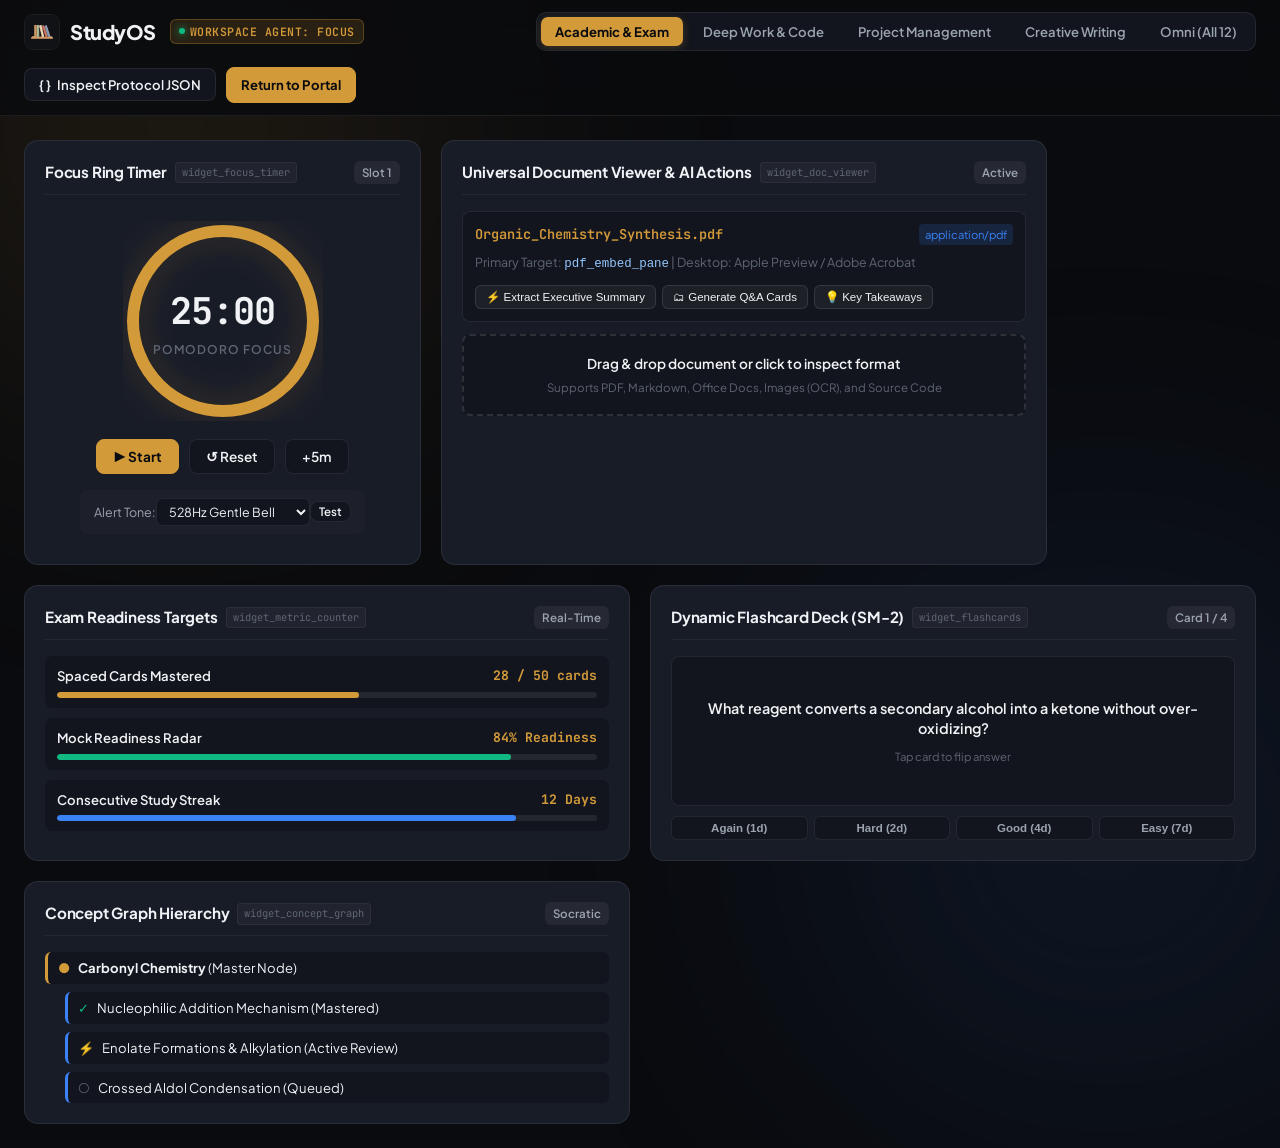
<file: web/workspace.html>
<!DOCTYPE html>
<html lang="en">
<head>
    <meta charset="UTF-8">
    <meta name="viewport" content="width=device-width, initial-scale=1.0">
    <title>StudyOS — Workspace Operating System</title>
    <meta name="description" content="Intelligent Workspace Operating System with Time Management Ring Engine, Dynamic 12-Widget Dashboard Synthesizer, Document Routing Bridge, and Execution State Protocol.">
    <link rel="icon" type="image/png" href="studyos_logo.png">
    <link rel="preconnect" href="https://fonts.googleapis.com">
    <link rel="preconnect" href="https://fonts.gstatic.com" crossorigin>
    <link href="https://fonts.googleapis.com/css2?family=Plus+Jakarta+Sans:wght@300;400;500;600;700;800&family=JetBrains+Mono:wght@400;500;600&display=swap" rel="stylesheet">
    <style>
        :root {
            --bg-color: #0A0B0E;
            --surface-color: #12151D;
            --card-color: #181C27;
            --card-hover: #1F2432;
            --card-border: rgba(255, 255, 255, 0.08);
            --card-border-active: rgba(211, 154, 58, 0.4);
            --accent-gold: #D39A3A;
            --accent-gold-glow: rgba(211, 154, 58, 0.25);
            --accent-blue: #3B82F6;
            --accent-emerald: #10B981;
            --accent-purple: #8B5CF6;
            --accent-rose: #F43F5E;
            --text-primary: #F0F2F5;
            --text-secondary: #9BA3AF;
            --text-muted: #5E6573;
            --font-main: 'Plus Jakarta Sans', sans-serif;
            --font-mono: 'JetBrains Mono', monospace;
            --radius-sm: 8px;
            --radius-md: 14px;
            --radius-lg: 20px;
        }

        * {
            box-sizing: border-box;
            margin: 0;
            padding: 0;
        }

        body {
            background-color: var(--bg-color);
            color: var(--text-primary);
            font-family: var(--font-main);
            min-height: 100vh;
            line-height: 1.5;
            display: flex;
            flex-direction: column;
            overflow-x: hidden;
            -webkit-font-smoothing: antialiased;
        }

        /* Glassmorphism Ambient Glows */
        .ambient-glow {
            position: fixed;
            width: 550px;
            height: 550px;
            border-radius: 50%;
            filter: blur(150px);
            z-index: 0;
            pointer-events: none;
            opacity: 0.12;
            transition: all 0.5s ease;
        }
        .glow-1 { top: -150px; left: -100px; background: var(--accent-gold); }
        .glow-2 { bottom: -200px; right: -100px; background: var(--accent-blue); }

        /* App Header */
        header {
            position: sticky;
            top: 0;
            z-index: 50;
            background: rgba(10, 11, 14, 0.85);
            backdrop-filter: blur(16px);
            border-bottom: 1px solid var(--card-border);
            padding: 12px 24px;
        }

        .header-inner {
            max-width: 1600px;
            margin: 0 auto;
            display: flex;
            align-items: center;
            justify-content: space-between;
            gap: 16px;
            flex-wrap: wrap;
        }

        .brand-cluster {
            display: flex;
            align-items: center;
            gap: 14px;
        }

        .brand-link {
            display: flex;
            align-items: center;
            gap: 10px;
            text-decoration: none;
            color: var(--text-primary);
        }

        .brand-logo {
            width: 36px;
            height: 36px;
            border-radius: 9px;
            border: 1px solid var(--card-border);
        }

        .brand-name {
            font-size: 1.25rem;
            font-weight: 800;
            letter-spacing: -0.5px;
        }

        .os-badge {
            font-family: var(--font-mono);
            font-size: 0.72rem;
            text-transform: uppercase;
            padding: 3px 8px;
            border-radius: 6px;
            background: rgba(211, 154, 58, 0.15);
            color: var(--accent-gold);
            border: 1px solid rgba(211, 154, 58, 0.3);
            font-weight: 600;
            letter-spacing: 0.5px;
            display: flex;
            align-items: center;
            gap: 5px;
        }

        .os-badge::before {
            content: '';
            display: inline-block;
            width: 6px;
            height: 6px;
            border-radius: 50%;
            background: var(--accent-emerald);
            box-shadow: 0 0 8px var(--accent-emerald);
        }

        /* Preset Navigation Tabs */
        .preset-bar {
            display: flex;
            align-items: center;
            gap: 6px;
            background: var(--surface-color);
            padding: 4px;
            border-radius: 10px;
            border: 1px solid var(--card-border);
            overflow-x: auto;
        }

        .preset-btn {
            background: transparent;
            border: none;
            color: var(--text-secondary);
            font-family: var(--font-main);
            font-size: 0.82rem;
            font-weight: 600;
            padding: 6px 14px;
            border-radius: 7px;
            cursor: pointer;
            transition: all 0.2s ease;
            white-space: nowrap;
        }

        .preset-btn:hover {
            color: var(--text-primary);
            background: rgba(255, 255, 255, 0.04);
        }

        .preset-btn.active {
            color: #0A0B0E;
            background: var(--accent-gold);
            font-weight: 700;
            box-shadow: 0 2px 10px var(--accent-gold-glow);
        }

        .header-actions {
            display: flex;
            align-items: center;
            gap: 10px;
        }

        .btn-action {
            display: inline-flex;
            align-items: center;
            gap: 6px;
            font-family: var(--font-main);
            font-size: 0.82rem;
            font-weight: 600;
            padding: 7px 14px;
            border-radius: 8px;
            cursor: pointer;
            text-decoration: none;
            transition: all 0.2s ease;
            border: 1px solid var(--card-border);
            background: var(--surface-color);
            color: var(--text-primary);
        }

        .btn-action:hover {
            border-color: var(--accent-gold);
            background: rgba(211, 154, 58, 0.1);
        }

        .btn-action.primary {
            background: var(--accent-gold);
            color: #0A0B0E;
            border-color: var(--accent-gold);
            font-weight: 700;
        }

        .btn-action.primary:hover {
            background: #e2a644;
        }

        /* Subsystem Alert Toast / Banner */
        #alert-banner {
            position: fixed;
            top: 70px;
            right: 24px;
            z-index: 100;
            display: none;
            align-items: center;
            gap: 10px;
            padding: 12px 18px;
            background: rgba(24, 28, 39, 0.95);
            backdrop-filter: blur(12px);
            border: 1px solid var(--accent-gold);
            border-radius: var(--radius-md);
            box-shadow: 0 10px 30px rgba(0, 0, 0, 0.5), 0 0 15px var(--accent-gold-glow);
            color: var(--text-primary);
            font-size: 0.88rem;
            animation: slideInRight 0.3s ease;
        }

        @keyframes slideInRight {
            from { transform: translateX(100%); opacity: 0; }
            to { transform: translateX(0); opacity: 1; }
        }

        /* Workspace Grid Container */
        main {
            flex: 1;
            max-width: 1600px;
            width: 100%;
            margin: 0 auto;
            padding: 24px;
            position: relative;
            z-index: 1;
        }

        /* 12-Widget Grid Layout */
        .widget-grid {
            display: grid;
            grid-template-columns: repeat(12, 1fr);
            gap: 20px;
        }

        /* Widget Base Styling */
        .widget-card {
            background: var(--card-color);
            border: 1px solid var(--card-border);
            border-radius: var(--radius-md);
            padding: 20px;
            display: flex;
            flex-direction: column;
            position: relative;
            transition: transform 0.2s ease, border-color 0.2s ease, box-shadow 0.2s ease;
            backdrop-filter: blur(12px);
        }

        .widget-card:hover {
            border-color: rgba(255, 255, 255, 0.15);
        }

        .widget-header {
            display: flex;
            align-items: center;
            justify-content: space-between;
            margin-bottom: 16px;
            padding-bottom: 10px;
            border-bottom: 1px solid rgba(255, 255, 255, 0.05);
        }

        .widget-title-group {
            display: flex;
            align-items: center;
            gap: 8px;
        }

        .widget-title {
            font-size: 0.95rem;
            font-weight: 700;
            letter-spacing: -0.2px;
        }

        .widget-id-pill {
            font-family: var(--font-mono);
            font-size: 0.65rem;
            color: var(--text-muted);
            background: rgba(255, 255, 255, 0.04);
            padding: 2px 6px;
            border-radius: 4px;
            border: 1px solid rgba(255, 255, 255, 0.05);
        }

        .widget-badge {
            font-size: 0.72rem;
            font-weight: 600;
            padding: 3px 8px;
            border-radius: 6px;
            background: rgba(255, 255, 255, 0.06);
            color: var(--text-secondary);
        }

        /* Grid Spans */
        .col-span-12 { grid-column: span 12; }
        .col-span-8  { grid-column: span 8; }
        .col-span-7  { grid-column: span 7; }
        .col-span-6  { grid-column: span 6; }
        .col-span-5  { grid-column: span 5; }
        .col-span-4  { grid-column: span 4; }
        .col-span-3  { grid-column: span 3; }

        @media (max-width: 1200px) {
            .col-span-8, .col-span-7, .col-span-6, .col-span-5, .col-span-4 { grid-column: span 6; }
        }
        @media (max-width: 768px) {
            .col-span-12, .col-span-8, .col-span-7, .col-span-6, .col-span-5, .col-span-4, .col-span-3 { grid-column: span 12; }
            .header-inner { flex-direction: column; align-items: stretch; }
            .preset-bar { overflow-x: auto; }
        }

        /* ==========================================================================
           WIDGET 1: FOCUS RING TIMER (Subsystem 1 Engine)
           ========================================================================== */
        .timer-display-box {
            display: flex;
            flex-direction: column;
            align-items: center;
            justify-content: center;
            padding: 10px 0;
        }

        .ring-svg-container {
            position: relative;
            width: 200px;
            height: 200px;
        }

        .ring-svg {
            transform: rotate(-90deg);
            width: 100%;
            height: 100%;
        }

        .ring-trail {
            fill: none;
            stroke: var(--surface-color);
            stroke-width: 6;
        }

        .ring-progress {
            fill: none;
            stroke: var(--accent-gold);
            stroke-width: 6;
            stroke-linecap: round;
            stroke-dasharray: 282.74;
            stroke-dashoffset: 0;
            transition: stroke-dashoffset 0.8s ease, stroke 0.3s ease;
            filter: drop-shadow(0 0 8px var(--accent-gold-glow));
        }

        .ring-center-content {
            position: absolute;
            inset: 0;
            display: flex;
            flex-direction: column;
            align-items: center;
            justify-content: center;
        }

        .ring-time-text {
            font-family: var(--font-mono);
            font-size: 2.3rem;
            font-weight: 700;
            letter-spacing: -1px;
            color: var(--text-primary);
        }

        .ring-mode-label {
            font-size: 0.75rem;
            font-weight: 600;
            text-transform: uppercase;
            color: var(--text-muted);
            letter-spacing: 1px;
            margin-top: 2px;
        }

        .timer-controls-row {
            display: flex;
            align-items: center;
            justify-content: center;
            gap: 10px;
            margin-top: 18px;
            flex-wrap: wrap;
        }

        .ctrl-btn {
            background: var(--surface-color);
            border: 1px solid var(--card-border);
            color: var(--text-primary);
            padding: 8px 16px;
            border-radius: 8px;
            font-family: var(--font-main);
            font-size: 0.85rem;
            font-weight: 600;
            cursor: pointer;
            transition: all 0.2s ease;
            display: inline-flex;
            align-items: center;
            gap: 6px;
        }

        .ctrl-btn:hover {
            border-color: var(--accent-gold);
            background: rgba(211, 154, 58, 0.1);
        }

        .ctrl-btn.primary {
            background: var(--accent-gold);
            color: #0A0B0E;
            border-color: var(--accent-gold);
            font-weight: 700;
        }

        .timer-meta-strip {
            display: flex;
            align-items: center;
            justify-content: space-between;
            background: rgba(255, 255, 255, 0.02);
            border-radius: 8px;
            padding: 8px 14px;
            margin-top: 16px;
            font-size: 0.78rem;
            color: var(--text-secondary);
        }

        /* Sound Alert Selector */
        .sound-select {
            background: var(--surface-color);
            border: 1px solid var(--card-border);
            color: var(--text-primary);
            font-family: var(--font-main);
            font-size: 0.78rem;
            padding: 4px 8px;
            border-radius: 6px;
            outline: none;
        }

        /* ==========================================================================
           WIDGET 2: SMART TASK CHECKLIST
           ========================================================================== */
        .task-list-items {
            display: flex;
            flex-direction: column;
            gap: 8px;
            max-height: 240px;
            overflow-y: auto;
            margin-bottom: 12px;
        }

        .task-item {
            display: flex;
            align-items: center;
            justify-content: space-between;
            padding: 10px 12px;
            background: var(--surface-color);
            border: 1px solid var(--card-border);
            border-radius: var(--radius-sm);
            transition: all 0.2s ease;
        }

        .task-item:hover {
            border-color: rgba(255, 255, 255, 0.15);
        }

        .task-left {
            display: flex;
            align-items: center;
            gap: 10px;
        }

        .task-checkbox {
            appearance: none;
            width: 18px;
            height: 18px;
            border-radius: 5px;
            border: 1.5px solid var(--text-muted);
            background: transparent;
            cursor: pointer;
            position: relative;
            transition: all 0.2s ease;
        }

        .task-checkbox:checked {
            background: var(--accent-gold);
            border-color: var(--accent-gold);
        }

        .task-checkbox:checked::after {
            content: '✓';
            position: absolute;
            color: #0A0B0E;
            font-size: 12px;
            font-weight: 800;
            top: 50%;
            left: 50%;
            transform: translate(-50%, -50%);
        }

        .task-text {
            font-size: 0.88rem;
            transition: color 0.2s ease;
        }

        .task-item.done .task-text {
            text-decoration: line-through;
            color: var(--text-muted);
        }

        .priority-badge {
            font-size: 0.68rem;
            font-weight: 700;
            padding: 2px 6px;
            border-radius: 4px;
            text-transform: uppercase;
        }

        .p-high { background: rgba(244, 63, 94, 0.15); color: var(--accent-rose); border: 1px solid rgba(244, 63, 94, 0.3); }
        .p-mid  { background: rgba(211, 154, 58, 0.15); color: var(--accent-gold); border: 1px solid rgba(211, 154, 58, 0.3); }
        .p-low  { background: rgba(16, 185, 129, 0.15); color: var(--accent-emerald); border: 1px solid rgba(16, 185, 129, 0.3); }

        .task-add-row {
            display: flex;
            gap: 8px;
        }

        .task-input {
            flex: 1;
            background: var(--surface-color);
            border: 1px solid var(--card-border);
            color: var(--text-primary);
            padding: 8px 12px;
            border-radius: 8px;
            font-family: var(--font-main);
            font-size: 0.85rem;
            outline: none;
        }

        .task-input:focus {
            border-color: var(--accent-gold);
        }

        /* ==========================================================================
           WIDGET 3: RAPID SCRATCHPAD
           ========================================================================== */
        .scratchpad-area {
            width: 100%;
            height: 180px;
            background: var(--surface-color);
            border: 1px solid var(--card-border);
            border-radius: 8px;
            color: var(--text-primary);
            font-family: var(--font-mono);
            font-size: 0.85rem;
            padding: 12px;
            resize: none;
            outline: none;
            line-height: 1.6;
        }

        .scratchpad-area:focus {
            border-color: var(--accent-gold);
        }

        .scratchpad-footer {
            display: flex;
            align-items: center;
            justify-content: space-between;
            margin-top: 8px;
            font-size: 0.75rem;
            color: var(--text-muted);
        }

        /* ==========================================================================
           WIDGET 4: CHRONOLOGICAL AGENDA
           ========================================================================== */
        .agenda-timeline {
            display: flex;
            flex-direction: column;
            gap: 12px;
            position: relative;
            padding-left: 20px;
        }

        .agenda-timeline::before {
            content: '';
            position: absolute;
            left: 7px;
            top: 8px;
            bottom: 8px;
            width: 2px;
            background: rgba(255, 255, 255, 0.08);
        }

        .agenda-node {
            position: relative;
            display: flex;
            flex-direction: column;
            gap: 2px;
        }

        .agenda-node::before {
            content: '';
            position: absolute;
            left: -17px;
            top: 5px;
            width: 8px;
            height: 8px;
            border-radius: 50%;
            background: var(--text-muted);
            border: 2px solid var(--card-color);
        }

        .agenda-node.active::before {
            background: var(--accent-gold);
            box-shadow: 0 0 8px var(--accent-gold);
        }

        .agenda-time {
            font-family: var(--font-mono);
            font-size: 0.72rem;
            color: var(--accent-gold);
            font-weight: 600;
        }

        .agenda-desc {
            font-size: 0.85rem;
            font-weight: 500;
        }

        /* ==========================================================================
           WIDGET 5: HABIT & STREAK TRACKER
           ========================================================================== */
        .habit-grid {
            display: flex;
            flex-direction: column;
            gap: 10px;
        }

        .habit-row {
            display: flex;
            align-items: center;
            justify-content: space-between;
            padding: 8px 10px;
            background: var(--surface-color);
            border-radius: 8px;
        }

        .habit-name {
            font-size: 0.85rem;
            font-weight: 600;
        }

        .days-dots {
            display: flex;
            gap: 6px;
        }

        .dot-day {
            width: 20px;
            height: 20px;
            border-radius: 50%;
            background: rgba(255, 255, 255, 0.08);
            border: 1px solid rgba(255, 255, 255, 0.1);
            display: flex;
            align-items: center;
            justify-content: center;
            font-size: 0.65rem;
            font-family: var(--font-mono);
            color: var(--text-muted);
            cursor: pointer;
            transition: all 0.2s ease;
        }

        .dot-day.done {
            background: var(--accent-emerald);
            color: #0A0B0E;
            border-color: var(--accent-emerald);
            font-weight: 700;
        }

        /* ==========================================================================
           WIDGET 6: UNIVERSAL DOCUMENT VIEWER (Subsystem 3 Bridge)
           ========================================================================== */
        .doc-viewer-zone {
            display: flex;
            flex-direction: column;
            gap: 12px;
        }

        .dropzone-box {
            border: 2px dashed rgba(255, 255, 255, 0.12);
            border-radius: 8px;
            padding: 18px;
            text-align: center;
            background: var(--surface-color);
            cursor: pointer;
            transition: all 0.2s ease;
        }

        .dropzone-box:hover, .dropzone-box.dragover {
            border-color: var(--accent-gold);
            background: rgba(211, 154, 58, 0.05);
        }

        .doc-meta-card {
            background: var(--surface-color);
            border: 1px solid var(--card-border);
            border-radius: 8px;
            padding: 12px;
            display: flex;
            flex-direction: column;
            gap: 8px;
        }

        .doc-file-info {
            display: flex;
            align-items: center;
            justify-content: space-between;
        }

        .doc-filename {
            font-family: var(--font-mono);
            font-size: 0.85rem;
            font-weight: 600;
            color: var(--accent-gold);
        }

        .doc-type-pill {
            font-size: 0.7rem;
            background: rgba(59, 130, 246, 0.15);
            color: var(--accent-blue);
            padding: 2px 6px;
            border-radius: 4px;
        }

        .ai-action-chips {
            display: flex;
            flex-wrap: wrap;
            gap: 6px;
            margin-top: 4px;
        }

        .chip-ai {
            background: rgba(255, 255, 255, 0.05);
            border: 1px solid rgba(255, 255, 255, 0.1);
            color: var(--text-primary);
            font-size: 0.72rem;
            padding: 4px 10px;
            border-radius: 6px;
            cursor: pointer;
            transition: all 0.2s ease;
        }

        .chip-ai:hover {
            border-color: var(--accent-gold);
            color: var(--accent-gold);
            background: rgba(211, 154, 58, 0.1);
        }

        /* ==========================================================================
           WIDGET 7: EISENHOWER PRIORITY MATRIX
           ========================================================================== */
        .eisenhower-grid {
            display: grid;
            grid-template-columns: 1fr 1fr;
            gap: 8px;
        }

        .quadrant-box {
            background: var(--surface-color);
            border: 1px solid var(--card-border);
            border-radius: 8px;
            padding: 10px;
            min-height: 100px;
        }

        .quad-title {
            font-size: 0.72rem;
            font-weight: 700;
            text-transform: uppercase;
            letter-spacing: 0.5px;
            margin-bottom: 6px;
        }

        .q-do { color: var(--accent-rose); }
        .q-schedule { color: var(--accent-blue); }
        .q-delegate { color: var(--accent-gold); }
        .q-eliminate { color: var(--text-muted); }

        .quad-items {
            font-size: 0.78rem;
            display: flex;
            flex-direction: column;
            gap: 4px;
            color: var(--text-secondary);
        }

        /* ==========================================================================
           WIDGET 8: METRIC & TARGET COUNTER
           ========================================================================== */
        .metric-cards-list {
            display: flex;
            flex-direction: column;
            gap: 10px;
        }

        .metric-row {
            background: var(--surface-color);
            border-radius: 8px;
            padding: 10px 12px;
            display: flex;
            flex-direction: column;
            gap: 6px;
        }

        .metric-header {
            display: flex;
            justify-content: space-between;
            align-items: center;
        }

        .metric-label {
            font-size: 0.82rem;
            font-weight: 600;
        }

        .metric-val {
            font-family: var(--font-mono);
            font-size: 0.82rem;
            color: var(--accent-gold);
            font-weight: 700;
        }

        .metric-progress-bar {
            height: 6px;
            background: rgba(255, 255, 255, 0.08);
            border-radius: 3px;
            overflow: hidden;
        }

        .metric-progress-fill {
            height: 100%;
            background: var(--accent-gold);
            border-radius: 3px;
            transition: width 0.3s ease;
        }

        /* ==========================================================================
           WIDGET 9: AMBIENT SOUNDSCAPE PLAYER (Web Audio Synthesis)
           ========================================================================== */
        .sound-tracks-list {
            display: flex;
            flex-direction: column;
            gap: 8px;
        }

        .sound-track-item {
            display: flex;
            align-items: center;
            justify-content: space-between;
            background: var(--surface-color);
            padding: 10px 14px;
            border-radius: 8px;
            border: 1px solid var(--card-border);
        }

        .sound-track-info {
            display: flex;
            align-items: center;
            gap: 8px;
            font-size: 0.85rem;
            font-weight: 600;
        }

        .sound-toggle-btn {
            background: transparent;
            border: 1px solid var(--card-border);
            color: var(--text-primary);
            padding: 4px 10px;
            border-radius: 6px;
            font-size: 0.75rem;
            cursor: pointer;
            transition: all 0.2s ease;
        }

        .sound-toggle-btn.playing {
            background: var(--accent-blue);
            color: white;
            border-color: var(--accent-blue);
        }

        /* ==========================================================================
           WIDGET 10: DYNAMIC FLASHCARD DECK (3D CSS Flip)
           ========================================================================== */
        .flashcard-3d-scene {
            perspective: 800px;
            min-height: 150px;
            cursor: pointer;
        }

        .flashcard-inner {
            position: relative;
            width: 100%;
            height: 150px;
            text-align: center;
            transition: transform 0.6s cubic-bezier(0.4, 0.2, 0.2, 1);
            transform-style: preserve-3d;
        }

        .flashcard-inner.is-flipped {
            transform: rotateY(180deg);
        }

        .flashcard-face {
            position: absolute;
            inset: 0;
            backface-visibility: hidden;
            display: flex;
            flex-direction: column;
            align-items: center;
            justify-content: center;
            padding: 16px;
            border-radius: 8px;
            border: 1px solid var(--card-border);
            background: var(--surface-color);
        }

        .flashcard-back {
            transform: rotateY(180deg);
            background: #1B2130;
            border-color: rgba(59, 130, 246, 0.3);
        }

        .card-prompt {
            font-size: 0.9rem;
            font-weight: 600;
            line-height: 1.4;
        }

        .card-answer {
            font-size: 0.88rem;
            color: #93C5FD;
            line-height: 1.4;
        }

        .flashcard-rating-bar {
            display: flex;
            gap: 6px;
            margin-top: 10px;
            justify-content: center;
        }

        .rate-btn {
            flex: 1;
            padding: 5px;
            border-radius: 6px;
            border: 1px solid var(--card-border);
            background: var(--surface-color);
            color: var(--text-secondary);
            font-size: 0.72rem;
            font-weight: 600;
            cursor: pointer;
        }

        .rate-btn:hover {
            border-color: var(--accent-gold);
            color: var(--text-primary);
        }

        /* ==========================================================================
           WIDGET 11: SCRATCHPAD CALCULATOR & CONVERTER
           ========================================================================== */
        .calc-screen {
            background: var(--surface-color);
            border: 1px solid var(--card-border);
            border-radius: 8px;
            padding: 10px 12px;
            font-family: var(--font-mono);
            font-size: 1.1rem;
            text-align: right;
            color: var(--accent-emerald);
            margin-bottom: 8px;
            min-height: 42px;
        }

        .calc-grid {
            display: grid;
            grid-template-columns: repeat(4, 1fr);
            gap: 6px;
        }

        .calc-btn {
            background: var(--surface-color);
            border: 1px solid var(--card-border);
            color: var(--text-primary);
            padding: 8px;
            border-radius: 6px;
            font-family: var(--font-mono);
            font-size: 0.85rem;
            cursor: pointer;
        }

        .calc-btn:hover {
            border-color: var(--accent-gold);
        }

        .calc-btn.op {
            color: var(--accent-gold);
            font-weight: 700;
        }

        /* ==========================================================================
           WIDGET 12: CONCEPT GRAPH / NESTED OUTLINE
           ========================================================================== */
        .concept-tree {
            display: flex;
            flex-direction: column;
            gap: 8px;
            font-size: 0.82rem;
        }

        .tree-node {
            display: flex;
            align-items: center;
            gap: 8px;
            padding: 6px 10px;
            background: var(--surface-color);
            border-radius: 6px;
            border-left: 3px solid var(--accent-gold);
        }

        .tree-subnode {
            margin-left: 20px;
            border-left-color: var(--accent-blue);
        }

        /* ==========================================================================
           STATE INSPECTOR MODAL (Subsystem 4 JSON Protocol)
           ========================================================================== */
        .modal-overlay {
            position: fixed;
            inset: 0;
            background: rgba(0, 0, 0, 0.75);
            backdrop-filter: blur(10px);
            z-index: 200;
            display: none;
            align-items: center;
            justify-content: center;
            padding: 20px;
        }

        .modal-overlay.open {
            display: flex;
        }

        .modal-box {
            background: var(--card-color);
            border: 1px solid var(--card-border);
            border-radius: var(--radius-lg);
            width: 100%;
            max-width: 850px;
            max-height: 85vh;
            display: flex;
            flex-direction: column;
            box-shadow: 0 25px 50px -12px rgba(0, 0, 0, 0.7);
            overflow: hidden;
        }

        .modal-header {
            display: flex;
            align-items: center;
            justify-content: space-between;
            padding: 18px 24px;
            border-bottom: 1px solid var(--card-border);
        }

        .modal-title {
            font-size: 1.1rem;
            font-weight: 700;
        }

        .modal-close {
            background: transparent;
            border: none;
            color: var(--text-muted);
            font-size: 1.3rem;
            cursor: pointer;
        }

        .modal-body {
            padding: 20px 24px;
            overflow-y: auto;
            flex: 1;
        }

        .json-code-view {
            background: var(--surface-color);
            border: 1px solid var(--card-border);
            border-radius: 8px;
            padding: 16px;
            font-family: var(--font-mono);
            font-size: 0.8rem;
            color: #A5B4FC;
            white-space: pre-wrap;
            overflow-x: auto;
            max-height: 480px;
        }

        .modal-footer {
            padding: 14px 24px;
            border-top: 1px solid var(--card-border);
            display: flex;
            justify-content: flex-end;
            gap: 10px;
        }

        /* Isolated Widget Error Boundary Fallback */
        .widget-error-fallback {
            background: rgba(244, 63, 94, 0.08);
            border: 1px dashed rgba(244, 63, 94, 0.35);
            border-radius: var(--radius-sm);
            padding: 16px;
            display: flex;
            flex-direction: column;
            align-items: center;
            justify-content: center;
            text-align: center;
            gap: 8px;
            margin: 8px 0;
            animation: fadeIn 0.25s ease;
        }

        .widget-error-fallback .err-title {
            color: var(--accent-rose);
            font-weight: 700;
            font-size: 0.88rem;
            display: flex;
            align-items: center;
            gap: 6px;
        }

        .widget-error-fallback .err-desc {
            color: var(--text-secondary);
            font-size: 0.78rem;
            line-height: 1.4;
            max-width: 90%;
        }

        .widget-error-fallback .err-btn {
            font-size: 0.75rem;
            padding: 4px 12px;
            margin-top: 4px;
            border-color: rgba(244, 63, 94, 0.4);
            cursor: pointer;
        }

        @keyframes fadeIn {
            from { opacity: 0; transform: scale(0.98); }
            to { opacity: 1; transform: scale(1); }
        }
    </style>
</head>
<body>
    <div class="ambient-glow glow-1"></div>
    <div class="ambient-glow glow-2"></div>

    <!-- Alert Notification Banner -->
    <div id="alert-banner">
        <span id="alert-icon">⚡</span>
        <span id="alert-msg">Notification Triggered</span>
    </div>

    <!-- Top Header -->
    <header>
        <div class="header-inner">
            <div class="brand-cluster">
                <a href="/" class="brand-link">
                    <img src="studyos_logo.png" alt="StudyOS" class="brand-logo">
                    <span class="brand-name">StudyOS</span>
                </a>
                <div class="os-badge" id="system-mode-badge">WORKSPACE AGENT: FOCUS</div>
            </div>

            <!-- Preset Selector Tabs -->
            <div class="preset-bar">
                <button class="preset-btn active" data-preset="academic" onclick="switchPreset('academic')">Academic & Exam</button>
                <button class="preset-btn" data-preset="deepwork" onclick="switchPreset('deepwork')">Deep Work & Code</button>
                <button class="preset-btn" data-preset="project" onclick="switchPreset('project')">Project Management</button>
                <button class="preset-btn" data-preset="writing" onclick="switchPreset('writing')">Creative Writing</button>
                <button class="preset-btn" data-preset="omni" onclick="switchPreset('omni')">Omni (All 12)</button>
            </div>

            <div class="header-actions">
                <button class="btn-action" onclick="openStateInspector()">
                    <span>{ }</span> Inspect Protocol JSON
                </button>
                <a href="/" class="btn-action primary">
                    Return to Portal
                </a>
            </div>
        </div>
    </header>

    <!-- Main Workspace Dashboard Grid -->
    <main>
        <div class="widget-grid" id="workspace-grid">

            <!-- WIDGET 1: FOCUS RING TIMER -->
            <div class="widget-card col-span-4" id="card-w1">
                <div class="widget-header">
                    <div class="widget-title-group">
                        <span class="widget-title">Focus Ring Timer</span>
                        <span class="widget-id-pill">widget_focus_timer</span>
                    </div>
                    <span class="widget-badge" id="timer-badge">Slot 1</span>
                </div>
                <div class="timer-display-box">
                    <div class="ring-svg-container">
                        <svg class="ring-svg" viewBox="0 0 100 100">
                            <circle class="ring-trail" cx="50" cy="50" r="45"></circle>
                            <circle class="ring-progress" id="ring-svg-circle" cx="50" cy="50" r="45"></circle>
                        </svg>
                        <div class="ring-center-content">
                            <div class="ring-time-text" id="timer-time-display">25:00</div>
                            <div class="ring-mode-label" id="timer-mode-display">POMODORO FOCUS</div>
                        </div>
                    </div>

                    <div class="timer-controls-row">
                        <button class="ctrl-btn primary" id="btn-timer-toggle" onclick="toggleTimer()">▶ Start</button>
                        <button class="ctrl-btn" onclick="resetTimer()">↺ Reset</button>
                        <button class="ctrl-btn" onclick="addMinutes(5)">+5m</button>
                    </div>

                    <div class="timer-meta-strip">
                        <span>Alert Tone:</span>
                        <select class="sound-select" id="sound-profile-select" onchange="changeSoundProfile(this.value)">
                            <option value="gentle_bell">528Hz Gentle Bell</option>
                            <option value="digital_pulse">880Hz Digital Pulse</option>
                            <option value="singing_bowl">432Hz Singing Bowl</option>
                            <option value="chime_cascade">Chime Cascade</option>
                        </select>
                        <button class="ctrl-btn" style="padding: 2px 8px; font-size: 0.72rem;" onclick="testCurrentSound()">Test</button>
                    </div>
                </div>
            </div>

            <!-- WIDGET 2: SMART TASK CHECKLIST -->
            <div class="widget-card col-span-4" id="card-w2">
                <div class="widget-header">
                    <div class="widget-title-group">
                        <span class="widget-title">Smart Task Checklist</span>
                        <span class="widget-id-pill">widget_task_list</span>
                    </div>
                    <span class="widget-badge">Slot 2</span>
                </div>
                <div class="task-list-items" id="task-list-container">
                    <div class="task-item">
                        <div class="task-left">
                            <input type="checkbox" class="task-checkbox" onchange="toggleTaskDone(this)">
                            <span class="task-text">Derive Michaelis-Menten Kinetics</span>
                        </div>
                        <span class="priority-badge p-high">High</span>
                    </div>
                    <div class="task-item">
                        <div class="task-left">
                            <input type="checkbox" class="task-checkbox" onchange="toggleTaskDone(this)">
                            <span class="task-text">Review Spaced Repetition deck</span>
                        </div>
                        <span class="priority-badge p-mid">Mid</span>
                    </div>
                    <div class="task-item done">
                        <div class="task-left">
                            <input type="checkbox" class="task-checkbox" checked onchange="toggleTaskDone(this)">
                            <span class="task-text">Morning Feynman Audio Walk</span>
                        </div>
                        <span class="priority-badge p-low">Done</span>
                    </div>
                </div>
                <div class="task-add-row">
                    <input type="text" class="task-input" id="new-task-input" placeholder="Add rapid task..." onkeypress="handleTaskKey(event)">
                    <button class="ctrl-btn" onclick="addNewTask()">Add</button>
                </div>
            </div>

            <!-- WIDGET 3: RAPID SCRATCHPAD -->
            <div class="widget-card col-span-4" id="card-w3">
                <div class="widget-header">
                    <div class="widget-title-group">
                        <span class="widget-title">Rapid Scratchpad</span>
                        <span class="widget-id-pill">widget_scratchpad</span>
                    </div>
                    <span class="widget-badge">Auto-Saved</span>
                </div>
                <textarea class="scratchpad-area" id="scratchpad-text" placeholder="Dump raw thoughts, formulas, or copy-paste clipboard buffers here..." oninput="saveScratchpad()"></textarea>
                <div class="scratchpad-footer">
                    <span id="scratchpad-counter">0 words | 0 chars</span>
                    <button class="ctrl-btn" style="padding: 2px 8px; font-size: 0.72rem;" onclick="copyScratchpad()">Copy Buffer</button>
                </div>
            </div>

            <!-- WIDGET 6: UNIVERSAL DOCUMENT VIEWER -->
            <div class="widget-card col-span-6" id="card-w6">
                <div class="widget-header">
                    <div class="widget-title-group">
                        <span class="widget-title">Universal Document Viewer & AI Actions</span>
                        <span class="widget-id-pill">widget_doc_viewer</span>
                    </div>
                    <span class="widget-badge" id="doc-active-badge">Active</span>
                </div>
                <div class="doc-viewer-zone">
                    <div class="doc-meta-card">
                        <div class="doc-file-info">
                            <span class="doc-filename" id="doc-current-name">Organic_Chemistry_Synthesis.pdf</span>
                            <span class="doc-type-pill" id="doc-current-type">application/pdf</span>
                        </div>
                        <div style="font-size: 0.78rem; color: var(--text-muted);">
                            Primary Target: <code style="color: #93C5FD;">pdf_embed_pane</code> | Desktop: Apple Preview / Adobe Acrobat
                        </div>
                        <div class="ai-action-chips" id="doc-actions-container">
                            <button class="chip-ai" onclick="triggerAiAction('extract_summary')">⚡ Extract Executive Summary</button>
                            <button class="chip-ai" onclick="triggerAiAction('generate_qa_cards')">🗂 Generate Q&A Cards</button>
                            <button class="chip-ai" onclick="triggerAiAction('highlight_key_takeaways')">💡 Key Takeaways</button>
                        </div>
                    </div>
                    <div class="dropzone-box" onclick="document.getElementById('file-upload-input').click()">
                        <input type="file" id="file-upload-input" style="display: none;" onchange="handleFileUpload(event)">
                        <div style="font-size: 0.85rem; font-weight: 600;">Drag & drop document or click to inspect format</div>
                        <div style="font-size: 0.72rem; color: var(--text-muted); margin-top: 4px;">Supports PDF, Markdown, Office Docs, Images (OCR), and Source Code</div>
                    </div>
                </div>
            </div>

            <!-- WIDGET 8: METRIC & TARGET COUNTER -->
            <div class="widget-card col-span-6" id="card-w8">
                <div class="widget-header">
                    <div class="widget-title-group">
                        <span class="widget-title">Exam Readiness Targets</span>
                        <span class="widget-id-pill">widget_metric_counter</span>
                    </div>
                    <span class="widget-badge">Real-Time</span>
                </div>
                <div class="metric-cards-list">
                    <div class="metric-row">
                        <div class="metric-header">
                            <span class="metric-label">Spaced Cards Mastered</span>
                            <span class="metric-val" id="metric-cards">28 / 50 cards</span>
                        </div>
                        <div class="metric-progress-bar">
                            <div class="metric-progress-fill" style="width: 56%;"></div>
                        </div>
                    </div>
                    <div class="metric-row">
                        <div class="metric-header">
                            <span class="metric-label">Mock Readiness Radar</span>
                            <span class="metric-val" id="metric-readiness">84% Readiness</span>
                        </div>
                        <div class="metric-progress-bar">
                            <div class="metric-progress-fill" style="width: 84%; background: var(--accent-emerald);"></div>
                        </div>
                    </div>
                    <div class="metric-row">
                        <div class="metric-header">
                            <span class="metric-label">Consecutive Study Streak</span>
                            <span class="metric-val" id="metric-streak">12 Days</span>
                        </div>
                        <div class="metric-progress-bar">
                            <div class="metric-progress-fill" style="width: 85%; background: var(--accent-blue);"></div>
                        </div>
                    </div>
                </div>
            </div>

            <!-- WIDGET 10: DYNAMIC FLASHCARD DECK -->
            <div class="widget-card col-span-6" id="card-w10">
                <div class="widget-header">
                    <div class="widget-title-group">
                        <span class="widget-title">Dynamic Flashcard Deck (SM-2)</span>
                        <span class="widget-id-pill">widget_flashcards</span>
                    </div>
                    <span class="widget-badge" id="fc-counter-badge">Card 1 / 4</span>
                </div>
                <div class="flashcard-3d-scene" onclick="flipFlashcard()">
                    <div class="flashcard-inner" id="flashcard-element">
                        <div class="flashcard-face flashcard-front">
                            <div class="card-prompt" id="fc-front-text">What reagent converts a secondary alcohol into a ketone without over-oxidizing?</div>
                            <div style="font-size: 0.7rem; color: var(--text-muted); margin-top: 10px;">Tap card to flip answer</div>
                        </div>
                        <div class="flashcard-face flashcard-back">
                            <div class="card-answer" id="fc-back-text">Pyridinium Chlorochromate (PCC) in CH2Cl2 or Dess-Martin Periodinane (DMP).</div>
                            <div style="font-size: 0.7rem; color: var(--text-muted); margin-top: 10px;">Tap card to flip prompt</div>
                        </div>
                    </div>
                </div>
                <div class="flashcard-rating-bar">
                    <button class="rate-btn" onclick="rateFlashcard('again')">Again (1d)</button>
                    <button class="rate-btn" onclick="rateFlashcard('hard')">Hard (2d)</button>
                    <button class="rate-btn" onclick="rateFlashcard('good')">Good (4d)</button>
                    <button class="rate-btn" onclick="rateFlashcard('easy')">Easy (7d)</button>
                </div>
            </div>

            <!-- WIDGET 12: CONCEPT GRAPH / NESTED OUTLINE -->
            <div class="widget-card col-span-6" id="card-w12">
                <div class="widget-header">
                    <div class="widget-title-group">
                        <span class="widget-title">Concept Graph Hierarchy</span>
                        <span class="widget-id-pill">widget_concept_graph</span>
                    </div>
                    <span class="widget-badge">Socratic</span>
                </div>
                <div class="concept-tree">
                    <div class="tree-node">
                        <span style="color: var(--accent-gold); font-weight: 700;">●</span>
                        <span><strong>Carbonyl Chemistry</strong> (Master Node)</span>
                    </div>
                    <div class="tree-node tree-subnode">
                        <span style="color: var(--accent-emerald);">✓</span>
                        <span>Nucleophilic Addition Mechanism (Mastered)</span>
                    </div>
                    <div class="tree-node tree-subnode">
                        <span style="color: var(--accent-gold);">⚡</span>
                        <span>Enolate Formations & Alkylation (Active Review)</span>
                    </div>
                    <div class="tree-node tree-subnode">
                        <span style="color: var(--text-muted);">○</span>
                        <span>Crossed Aldol Condensation (Queued)</span>
                    </div>
                </div>
            </div>

            <!-- WIDGET 9: AMBIENT SOUNDSCAPE PLAYER -->
            <div class="widget-card col-span-4" id="card-w9">
                <div class="widget-header">
                    <div class="widget-title-group">
                        <span class="widget-title">Ambient Focus Soundscape</span>
                        <span class="widget-id-pill">widget_sound_player</span>
                    </div>
                    <span class="widget-badge">Web Audio</span>
                </div>
                <div class="sound-tracks-list">
                    <div class="sound-track-item">
                        <div class="sound-track-info">🌧 Rainfall & Thunder</div>
                        <button class="sound-toggle-btn" id="snd-rain-btn" onclick="toggleAmbientSound('rain')">Play</button>
                    </div>
                    <div class="sound-track-item">
                        <div class="sound-track-info">🌊 White Noise Static</div>
                        <button class="sound-toggle-btn" id="snd-white-btn" onclick="toggleAmbientSound('whitenoise')">Play</button>
                    </div>
                    <div class="sound-track-item">
                        <div class="sound-track-info">🧠 40Hz Gamma Binaural</div>
                        <button class="sound-toggle-btn" id="snd-binaural-btn" onclick="toggleAmbientSound('binaural')">Play</button>
                    </div>
                </div>
            </div>

            <!-- WIDGET 4: CHRONOLOGICAL AGENDA -->
            <div class="widget-card col-span-4" id="card-w4">
                <div class="widget-header">
                    <div class="widget-title-group">
                        <span class="widget-title">Chronological Agenda</span>
                        <span class="widget-id-pill">widget_agenda</span>
                    </div>
                    <span class="widget-badge">Today</span>
                </div>
                <div class="agenda-timeline">
                    <div class="agenda-node active">
                        <div class="agenda-time">17:50 - 18:40</div>
                        <div class="agenda-desc">Deep Work Focus Block (Organic Synthesis)</div>
                    </div>
                    <div class="agenda-node">
                        <div class="agenda-time">18:40 - 18:55</div>
                        <div class="agenda-desc">Consolidation Rest & Hydration</div>
                    </div>
                    <div class="agenda-node">
                        <div class="agenda-time">19:00 - 20:00</div>
                        <div class="agenda-desc">Timed Mock Diagnostic Exam (Physics)</div>
                    </div>
                </div>
            </div>

            <!-- WIDGET 5: HABIT & STREAK TRACKER -->
            <div class="widget-card col-span-4" id="card-w5">
                <div class="widget-header">
                    <div class="widget-title-group">
                        <span class="widget-title">Habit & Streak Tracker</span>
                        <span class="widget-id-pill">widget_habit_tracker</span>
                    </div>
                    <span class="widget-badge">7-Day</span>
                </div>
                <div class="habit-grid">
                    <div class="habit-row">
                        <span class="habit-name">Feynman Audio Walk</span>
                        <div class="days-dots">
                            <span class="dot-day done">M</span>
                            <span class="dot-day done">T</span>
                            <span class="dot-day done">W</span>
                            <span class="dot-day done">T</span>
                            <span class="dot-day done">F</span>
                            <span class="dot-day done">S</span>
                            <span class="dot-day" onclick="this.classList.toggle('done')">S</span>
                        </div>
                    </div>
                    <div class="habit-row">
                        <span class="habit-name">50 Flashcards Target</span>
                        <div class="days-dots">
                            <span class="dot-day done">M</span>
                            <span class="dot-day done">T</span>
                            <span class="dot-day done">W</span>
                            <span class="dot-day done">T</span>
                            <span class="dot-day done">F</span>
                            <span class="dot-day" onclick="this.classList.toggle('done')">S</span>
                            <span class="dot-day" onclick="this.classList.toggle('done')">S</span>
                        </div>
                    </div>
                </div>
            </div>

            <!-- WIDGET 7: EISENHOWER PRIORITY MATRIX -->
            <div class="widget-card col-span-6" id="card-w7">
                <div class="widget-header">
                    <div class="widget-title-group">
                        <span class="widget-title">Eisenhower Priority Matrix</span>
                        <span class="widget-id-pill">widget_eisenhower_matrix</span>
                    </div>
                    <span class="widget-badge">Triage</span>
                </div>
                <div class="eisenhower-grid">
                    <div class="quadrant-box">
                        <div class="quad-title q-do">Do First (Urgent & Important)</div>
                        <div class="quad-items">
                            <div>• Review missed questions in Diagnostic 3</div>
                            <div>• Finish thermodynamics synthesis summary</div>
                        </div>
                    </div>
                    <div class="quadrant-box">
                        <div class="quad-title q-schedule">Schedule (Not Urgent, Important)</div>
                        <div class="quad-items">
                            <div>• Plan next week's exam timetable</div>
                            <div>• Read chapter 8 research paper</div>
                        </div>
                    </div>
                    <div class="quadrant-box">
                        <div class="quad-title q-delegate">Delegate / Automate</div>
                        <div class="quad-items">
                            <div>• Export flashcard decks to CSV backup</div>
                        </div>
                    </div>
                    <div class="quadrant-box">
                        <div class="quad-title q-eliminate">Eliminate (Distractions)</div>
                        <div class="quad-items">
                            <div>• Clear unneeded browser tabs</div>
                        </div>
                    </div>
                </div>
            </div>

            <!-- WIDGET 11: SCRATCHPAD CALCULATOR & CONVERTER -->
            <div class="widget-card col-span-6" id="card-w11">
                <div class="widget-header">
                    <div class="widget-title-group">
                        <span class="widget-title">Scratchpad Calculator & Tape</span>
                        <span class="widget-id-pill">widget_calc_converter</span>
                    </div>
                    <span class="widget-badge">Math Tape</span>
                </div>
                <div class="calc-screen" id="calc-display">0</div>
                <div class="calc-grid">
                    <button class="calc-btn" onclick="calcInput('7')">7</button>
                    <button class="calc-btn" onclick="calcInput('8')">8</button>
                    <button class="calc-btn" onclick="calcInput('9')">9</button>
                    <button class="calc-btn op" onclick="calcInput('/')">÷</button>
                    <button class="calc-btn" onclick="calcInput('4')">4</button>
                    <button class="calc-btn" onclick="calcInput('5')">5</button>
                    <button class="calc-btn" onclick="calcInput('6')">6</button>
                    <button class="calc-btn op" onclick="calcInput('*')">×</button>
                    <button class="calc-btn" onclick="calcInput('1')">1</button>
                    <button class="calc-btn" onclick="calcInput('2')">2</button>
                    <button class="calc-btn" onclick="calcInput('3')">3</button>
                    <button class="calc-btn op" onclick="calcInput('-')">-</button>
                    <button class="calc-btn" onclick="calcClear()">C</button>
                    <button class="calc-btn" onclick="calcInput('0')">0</button>
                    <button class="calc-btn op" onclick="calcEval()">=</button>
                    <button class="calc-btn op" onclick="calcInput('+')">+</button>
                </div>
            </div>

        </div>
    </main>

    <!-- State Inspector Modal (Subsystem 4 Protocol) -->
    <div class="modal-overlay" id="inspector-modal">
        <div class="modal-box">
            <div class="modal-header">
                <div class="modal-title">Workspace Operating System State Schema (Section 4)</div>
                <button class="modal-close" onclick="closeStateInspector()">✕</button>
            </div>
            <div class="modal-body">
                <pre class="json-code-view" id="inspector-json-display"></pre>
            </div>
            <div class="modal-footer">
                <button class="btn-action" onclick="copyStateJson()">Copy JSON</button>
                <button class="btn-action primary" onclick="closeStateInspector()">Done</button>
            </div>
        </div>
    </div>

    <script>
        // =========================================================================
        // ZERO-CRASH WORKSPACE OS RUNTIME: ERROR BOUNDARIES & SHIELDS
        // =========================================================================
        
        // Global Uncaught Exception & Promise Rejection Shield
        window.addEventListener('error', function(event) {
            console.warn('[Workspace OS Intercepted Error]:', event.error || event.message);
            event.preventDefault();
        });

        window.addEventListener('unhandledrejection', function(event) {
            console.warn('[Workspace OS Intercepted Promise Rejection]:', event.reason);
            event.preventDefault();
        });

        // Safe Storage with Memory Fallback (Prevents Storage Quota & Private Browsing Crashes)
        const memoryStorage = {};
        const SafeStorage = {
            getItem(key, defaultVal = '') {
                try {
                    return window.localStorage ? (window.localStorage.getItem(key) ?? defaultVal) : (memoryStorage[key] ?? defaultVal);
                } catch (e) {
                    return memoryStorage[key] ?? defaultVal;
                }
            },
            setItem(key, val) {
                try {
                    if (window.localStorage) window.localStorage.setItem(key, val);
                    memoryStorage[key] = val;
                    return true;
                } catch (e) {
                    memoryStorage[key] = val;
                    return false;
                }
            }
        };

        // Widget-Level Error Boundary
        function safeExecute(widgetId, actionFn) {
            try {
                actionFn();
            } catch (err) {
                console.error(`[StudyOS Error Boundary] Exception in ${widgetId}:`, err);
                renderWidgetFallback(widgetId, err);
            }
        }

        function renderWidgetFallback(widgetId, error) {
            const card = document.getElementById(widgetId);
            if (!card) return;

            // Remove any previous error fallback
            const existing = card.querySelector('.widget-error-fallback');
            if (existing) existing.remove();

            const fallback = document.createElement('div');
            fallback.className = 'widget-error-fallback';
            fallback.innerHTML = `
                <div class="err-title"><span>⚠️</span> Widget Render Protected</div>
                <div class="err-desc">A state or calculation exception occurred in this slot. Your timer and other widgets remain active.</div>
                <button class="ctrl-btn err-btn" onclick="recoverWidget('${widgetId}')">↻ Recover Widget</button>
            `;
            card.appendChild(fallback);
        }

        function recoverWidget(widgetId) {
            try {
                const card = document.getElementById(widgetId);
                if (card) {
                    const fallback = card.querySelector('.widget-error-fallback');
                    if (fallback) fallback.remove();
                }
                if (widgetId === 'card-w1') resetTimer();
                else if (widgetId === 'card-w10') { currentFcIndex = 0; rateFlashcard('good'); }
                else if (widgetId === 'card-w11') { calcClear(); }
                else if (widgetId === 'card-w3') { saveScratchpad(); }
                triggerNotificationAlert('Widget Recovered', `${widgetId} safely restored.`);
            } catch (e) {
                console.warn('Recovery error caught:', e);
            }
        }

        // =========================================================================
        // SUBSYSTEM 1: TIME MANAGEMENT & RING ENGINE
        // =========================================================================
        const CIRCUMFERENCE = 282.74; // 2 * PI * 45
        let totalSeconds = 1500;
        let remainingSeconds = 1500;
        let timerRunning = false;
        let timerInterval = null;
        let currentSound = 'gentle_bell';
        let audioCtx = null;

        function getAudioContext() {
            try {
                if (!audioCtx) {
                    const AudioContextClass = window.AudioContext || window.webkitAudioContext;
                    if (AudioContextClass) {
                        audioCtx = new AudioContextClass();
                    }
                }
                if (audioCtx && audioCtx.state === 'suspended') {
                    audioCtx.resume().catch(() => {});
                }
            } catch (e) {
                console.warn('[AudioContext Shield]:', e);
            }
            return audioCtx;
        }

        function playSynthesizedSound(type) {
            try {
                const ctx = getAudioContext();
                if (!ctx) return;
                const now = ctx.currentTime;

                if (type === 'gentle_bell') {
                    // 528 Hz single tone (soft focus exit)
                    const osc = ctx.createOscillator();
                    const gain = ctx.createGain();
                    osc.type = 'sine';
                    osc.frequency.setValueAtTime(528, now);
                    gain.gain.setValueAtTime(0, now);
                    gain.gain.linearRampToValueAtTime(0.6, now + 0.05);
                    gain.gain.exponentialRampToValueAtTime(0.001, now + 1.8);
                    osc.connect(gain);
                    gain.connect(ctx.destination);
                    osc.start(now);
                    osc.stop(now + 1.9);
                } else if (type === 'digital_pulse') {
                    // 880 Hz dual beep (fast-paced sprints)
                    [0, 0.15].forEach(delay => {
                        const osc = ctx.createOscillator();
                        const gain = ctx.createGain();
                        osc.type = 'square';
                        osc.frequency.setValueAtTime(880, now + delay);
                        gain.gain.setValueAtTime(0.2, now + delay);
                        gain.gain.exponentialRampToValueAtTime(0.001, now + delay + 0.08);
                        osc.connect(gain);
                        gain.connect(ctx.destination);
                        osc.start(now + delay);
                        osc.stop(now + delay + 0.09);
                    });
                } else if (type === 'singing_bowl') {
                    // Resonant multi-harmonic acoustic chime (432Hz deep work)
                    [432, 864, 1296].forEach((freq, idx) => {
                        const osc = ctx.createOscillator();
                        const gain = ctx.createGain();
                        osc.type = 'sine';
                        osc.frequency.setValueAtTime(freq, now);
                        const amp = 0.4 / (idx + 1);
                        gain.gain.setValueAtTime(0, now);
                        gain.gain.linearRampToValueAtTime(amp, now + 0.1);
                        gain.gain.exponentialRampToValueAtTime(0.0001, now + 2.8);
                        osc.connect(gain);
                        gain.connect(ctx.destination);
                        osc.start(now);
                        osc.stop(now + 3.0);
                    });
                } else if (type === 'chime_cascade') {
                    // Triple ascending tone (523Hz -> 659Hz -> 784Hz)
                    [523.25, 659.25, 783.99].forEach((freq, idx) => {
                        const osc = ctx.createOscillator();
                        const gain = ctx.createGain();
                        osc.type = 'sine';
                        const start = now + (idx * 0.14);
                        osc.frequency.setValueAtTime(freq, start);
                        gain.gain.setValueAtTime(0.3, start);
                        gain.gain.exponentialRampToValueAtTime(0.001, start + 0.8);
                        osc.connect(gain);
                        gain.connect(ctx.destination);
                        osc.start(start);
                        osc.stop(start + 0.85);
                    });
                }
            } catch (e) {
                console.warn('Audio synthesis note:', e);
            }
        }

        function triggerNotificationAlert(title, message) {
            try {
                const banner = document.getElementById('alert-banner');
                const msgEl = document.getElementById('alert-msg');
                if (banner && msgEl) {
                    msgEl.textContent = title + ': ' + message;
                    banner.style.display = 'flex';
                    setTimeout(() => { banner.style.display = 'none'; }, 4000);
                }

                if ('Notification' in window && Notification.permission === 'granted') {
                    new Notification(title, { body: message, icon: 'studyos_logo.png' });
                }
            } catch (e) {
                console.warn('Notification banner error:', e);
            }
        }

        // Defensively guarded ring rendering
        function updateRingUI() {
            safeExecute('card-w1', () => {
                const circle = document.getElementById('ring-svg-circle');
                const timeDisplay = document.getElementById('timer-time-display');
                if (!circle || !timeDisplay) return;

                const safeTotal = (typeof totalSeconds === 'number' && totalSeconds > 0) ? totalSeconds : 1500;
                const safeRemaining = (typeof remainingSeconds === 'number' && isFinite(remainingSeconds)) ? Math.max(0, remainingSeconds) : safeTotal;
                
                // Offset calculation: 0.00 at start (0 elapsed), 282.74 at complete
                const progress = Math.min(Math.max((safeTotal - safeRemaining) / safeTotal, 0), 1);
                const offset = CIRCUMFERENCE * progress;
                circle.style.strokeDashoffset = (isFinite(offset) ? offset : 0).toFixed(2);

                const mins = Math.floor(safeRemaining / 60);
                const secs = Math.floor(safeRemaining % 60);
                timeDisplay.textContent = `${String(mins).padStart(2, '0')}:${String(secs).padStart(2, '0')}`;
            });
        }

        function toggleTimer() {
            safeExecute('card-w1', () => {
                const btn = document.getElementById('btn-timer-toggle');
                getAudioContext(); // user gesture unlock

                if (!timerRunning) {
                    timerRunning = true;
                    if (btn) {
                        btn.textContent = '❚❚ Pause';
                        btn.style.background = 'var(--surface-color)';
                        btn.style.color = 'var(--text-primary)';
                    }
                    triggerNotificationAlert('Focus Initiated', '25 minutes reserved for high-yield retention.');

                    timerInterval = setInterval(() => {
                        if (remainingSeconds > 0) {
                            remainingSeconds--;
                            updateRingUI();

                            // Notification Webhook triggers
                            if (remainingSeconds === Math.floor(totalSeconds / 2)) {
                                playSynthesizedSound(currentSound);
                                triggerNotificationAlert('Halfway Checkpoint', '50% elapsed. Maintain deep focus.');
                            } else if (remainingSeconds === 60) {
                                playSynthesizedSound(currentSound);
                                triggerNotificationAlert('One Minute Warning', '60 seconds remaining. Wrap up thought.');
                            }
                        } else {
                            clearInterval(timerInterval);
                            timerRunning = false;
                            if (btn) {
                                btn.textContent = '▶ Start';
                                btn.style.background = 'var(--accent-gold)';
                                btn.style.color = '#0A0B0E';
                            }
                            playSynthesizedSound('chime_cascade');
                            triggerNotificationAlert('Session Complete', 'Focus block ended. Transitioning to rest.');
                        }
                    }, 1000);
                } else {
                    clearInterval(timerInterval);
                    timerRunning = false;
                    if (btn) {
                        btn.textContent = '▶ Resume';
                        btn.style.background = 'var(--accent-gold)';
                        btn.style.color = '#0A0B0E';
                    }
                }
            });
        }

        function resetTimer() {
            safeExecute('card-w1', () => {
                if (timerInterval) clearInterval(timerInterval);
                timerRunning = false;
                remainingSeconds = totalSeconds;
                const btn = document.getElementById('btn-timer-toggle');
                if (btn) {
                    btn.textContent = '▶ Start';
                    btn.style.background = 'var(--accent-gold)';
                    btn.style.color = '#0A0B0E';
                }
                updateRingUI();
            });
        }

        function addMinutes(mins) {
            safeExecute('card-w1', () => {
                const safeMins = (typeof mins === 'number' && isFinite(mins)) ? mins : 5;
                remainingSeconds += safeMins * 60;
                totalSeconds += safeMins * 60;
                updateRingUI();
            });
        }

        function changeSoundProfile(val) {
            currentSound = val;
            playSynthesizedSound(val);
        }

        function testCurrentSound() {
            getAudioContext();
            playSynthesizedSound(currentSound);
        }

        // =========================================================================
        // SUBSYSTEM 2: DYNAMIC 12-WIDGET DASHBOARD SYNTHESIZER
        // =========================================================================
        const WIDGET_IDS = [
            'card-w1', 'card-w2', 'card-w3', 'card-w4', 'card-w5', 'card-w6',
            'card-w7', 'card-w8', 'card-w9', 'card-w10', 'card-w11', 'card-w12'
        ];

        const PRESETS = {
            academic: {
                name: 'Academic Study & Exam Prep',
                mode: 'FOCUS',
                active: ['card-w1', 'card-w6', 'card-w8', 'card-w10', 'card-w12']
            },
            deepwork: {
                name: 'Deep Work & Coding',
                mode: 'FOCUS',
                active: ['card-w1', 'card-w2', 'card-w3', 'card-w6', 'card-w9']
            },
            project: {
                name: 'Project & Team Management',
                mode: 'PLANNING',
                active: ['card-w2', 'card-w4', 'card-w5', 'card-w7', 'card-w8']
            },
            writing: {
                name: 'Creative Writing & Brainstorming',
                mode: 'TRIAGE',
                active: ['card-w1', 'card-w3', 'card-w6', 'card-w9', 'card-w12']
            },
            omni: {
                name: 'Omni View (All 12 Widgets)',
                mode: 'OMNI',
                active: WIDGET_IDS
            }
        };

        function switchPreset(key) {
            try {
                const preset = PRESETS[key] || PRESETS.academic;

                // Safe button state toggling without fragile global event references
                document.querySelectorAll('.preset-btn').forEach(btn => {
                    const match = btn.getAttribute('data-preset') === key;
                    btn.classList.toggle('active', match);
                });

                const badge = document.getElementById('system-mode-badge');
                if (badge) badge.textContent = 'WORKSPACE AGENT: ' + (preset.mode || 'FOCUS');

                WIDGET_IDS.forEach(id => {
                    const el = document.getElementById(id);
                    if (el) {
                        el.style.display = preset.active.includes(id) ? 'flex' : 'none';
                    }
                });
            } catch (err) {
                console.error('[StudyOS Preset Switch Exception]:', err);
            }
        }

        // Widget 2: Tasks
        function toggleTaskDone(cb) {
            safeExecute('card-w2', () => {
                const item = cb.closest('.task-item');
                if (item) {
                    if (cb.checked) item.classList.add('done');
                    else item.classList.remove('done');
                }
            });
        }

        function handleTaskKey(e) {
            if (e && e.key === 'Enter') addNewTask();
        }

        function addNewTask() {
            safeExecute('card-w2', () => {
                const input = document.getElementById('new-task-input');
                if (!input) return;
                const text = input.value.trim();
                if (!text) return;

                const container = document.getElementById('task-list-container');
                if (!container) return;

                const item = document.createElement('div');
                item.className = 'task-item';
                item.innerHTML = `
                    <div class="task-left">
                        <input type="checkbox" class="task-checkbox" onchange="toggleTaskDone(this)">
                        <span class="task-text">${escapeHtml(text)}</span>
                    </div>
                    <span class="priority-badge p-mid">Mid</span>
                `;
                container.appendChild(item);
                input.value = '';
            });
        }

        // Widget 3: Scratchpad
        function saveScratchpad() {
            safeExecute('card-w3', () => {
                const textarea = document.getElementById('scratchpad-text');
                if (!textarea) return;
                const val = textarea.value;
                SafeStorage.setItem('studyos_scratchpad', val);
                const words = val.trim() ? val.trim().split(/\s+/).length : 0;
                const chars = val.length;
                const counter = document.getElementById('scratchpad-counter');
                if (counter) counter.textContent = `${words} words | ${chars} chars`;
            });
        }

        function copyScratchpad() {
            safeExecute('card-w3', () => {
                const textarea = document.getElementById('scratchpad-text');
                const val = textarea ? textarea.value : '';
                if (navigator.clipboard) {
                    navigator.clipboard.writeText(val).then(() => {
                        triggerNotificationAlert('Scratchpad Copied', 'Buffer saved to system clipboard.');
                    }).catch(() => {});
                }
            });
        }

        // Widget 10: Dynamic Flashcards
        const FLASHCARDS = [
            {
                q: "What reagent converts a secondary alcohol into a ketone without over-oxidizing?",
                a: "Pyridinium Chlorochromate (PCC) in CH2Cl2 or Dess-Martin Periodinane (DMP)."
            },
            {
                q: "State the First Law of Thermodynamics in differential mathematical form.",
                a: "dU = δQ - δW (Internal energy change equals heat added minus work done by system)."
            },
            {
                q: "What is the primary role of DNA Topoisomerase II during replication?",
                a: "Relieves torsional supercoiling ahead of the replication fork by making transient double-strand breaks."
            },
            {
                q: "Define Heisenberg's Uncertainty Principle relation.",
                a: "Δx · Δp ≥ ℏ / 2 (Position and momentum cannot both be precisely measured simultaneously)."
            }
        ];
        let currentFcIndex = 0;

        function flipFlashcard() {
            safeExecute('card-w10', () => {
                const el = document.getElementById('flashcard-element');
                if (el) el.classList.toggle('is-flipped');
            });
        }

        function rateFlashcard(rating) {
            safeExecute('card-w10', () => {
                const el = document.getElementById('flashcard-element');
                if (el) el.classList.remove('is-flipped');
                setTimeout(() => {
                    if (Array.isArray(FLASHCARDS) && FLASHCARDS.length > 0) {
                        currentFcIndex = (currentFcIndex + 1) % FLASHCARDS.length;
                        const front = document.getElementById('fc-front-text');
                        const back = document.getElementById('fc-back-text');
                        const badge = document.getElementById('fc-counter-badge');
                        if (front) front.textContent = FLASHCARDS[currentFcIndex].q || 'Empty Card';
                        if (back) back.textContent = FLASHCARDS[currentFcIndex].a || 'No Answer';
                        if (badge) badge.textContent = `Card ${currentFcIndex + 1} / ${FLASHCARDS.length}`;
                    }
                    triggerNotificationAlert('Card Rated', `Mastery: ${String(rating).toUpperCase()}. Scheduled via SM-2.`);
                }, 250);
            });
        }

        // Widget 11: Scratchpad Calculator & Converter
        let calcVal = '0';
        function calcInput(char) {
            safeExecute('card-w11', () => {
                if (calcVal === '0' && !isNaN(char)) calcVal = char;
                else if (calcVal === 'Error') calcVal = char;
                else calcVal += char;
                const display = document.getElementById('calc-display');
                if (display) display.textContent = calcVal;
            });
        }

        function calcClear() {
            safeExecute('card-w11', () => {
                calcVal = '0';
                const display = document.getElementById('calc-display');
                if (display) display.textContent = calcVal;
            });
        }

        function calcEval() {
            safeExecute('card-w11', () => {
                try {
                    // Sanitize input: allow only digits and basic arithmetic operators
                    const clean = calcVal.replace(/[^0-9+\-*/().]/g, '');
                    if (!clean || !/^[0-9(]/.test(clean)) {
                        calcVal = '0';
                    } else {
                        const result = Function('"use strict"; return (' + clean + ')')();
                        if (result !== undefined && isFinite(result)) {
                            calcVal = String(Math.round(result * 1000000) / 1000000);
                        } else {
                            calcVal = 'Error';
                        }
                    }
                } catch (e) {
                    calcVal = 'Error';
                }
                const display = document.getElementById('calc-display');
                if (display) display.textContent = calcVal;
            });
        }

        // =========================================================================
        // SUBSYSTEM 3: DOCUMENT ROUTING & UNIVERSAL VIEWER BRIDGE
        // =========================================================================
        function routeDocument(fileName, mimeType) {
            const name = fileName || 'Untitled.txt';
            const ext = name.split('.').pop().toLowerCase();
            let targetViewer = 'universal_preview_pane';
            let desktopAlts = ['System Default'];
            let actions = ['extract_summary'];

            if (ext === 'pdf' || mimeType === 'application/pdf') {
                targetViewer = 'pdf_embed_pane';
                desktopAlts = ['Apple Preview', 'Adobe Acrobat', 'Foxit Reader'];
                actions = ['extract_summary', 'generate_qa_cards', 'highlight_key_takeaways'];
            } else if (['md', 'txt', 'rtf'].includes(ext)) {
                targetViewer = 'monaco_markdown_editor';
                desktopAlts = ['Obsidian', 'VS Code', 'Typora'];
                actions = ['format_to_outline', 'extract_action_items', 'synthesize_to_scratchpad'];
            } else if (['docx', 'pptx', 'xlsx', 'csv'].includes(ext)) {
                targetViewer = 'office_grid_embed_viewer';
                desktopAlts = ['Microsoft 365', 'LibreOffice'];
                actions = ['parse_table_data', 'summarize_slides', 'audit_formulas'];
            } else if (['png', 'jpg', 'jpeg', 'webp', 'svg'].includes(ext)) {
                targetViewer = 'lightbox_ocr_viewer';
                desktopAlts = ['OS Default Image Viewer'];
                actions = ['run_ocr_to_markdown', 'explain_diagram', 'isolate_handwriting'];
            } else if (['py', 'js', 'ts', 'html', 'css', 'json', 'kt'].includes(ext)) {
                targetViewer = 'monaco_code_viewer';
                desktopAlts = ['VS Code', 'Cursor', 'Android Studio'];
                actions = ['explain_code', 'find_bugs', 'refactor_snippet'];
            }

            return { fileName: name, mimeType: mimeType || 'application/octet-stream', targetViewer, desktopAlts, actions };
        }

        function handleFileUpload(e) {
            safeExecute('card-w6', () => {
                if (!e || !e.target || !e.target.files) return;
                const file = e.target.files[0];
                if (!file) return;

                const route = routeDocument(file.name, file.type);
                const nameEl = document.getElementById('doc-current-name');
                const typeEl = document.getElementById('doc-current-type');
                if (nameEl) nameEl.textContent = route.fileName;
                if (typeEl) typeEl.textContent = route.mimeType;

                const container = document.getElementById('doc-actions-container');
                if (container) {
                    container.innerHTML = '';
                    route.actions.forEach(action => {
                        const btn = document.createElement('button');
                        btn.className = 'chip-ai';
                        btn.textContent = '⚡ ' + action.replace(/_/g, ' ').toUpperCase();
                        btn.onclick = () => triggerAiAction(action);
                        container.appendChild(btn);
                    });
                }

                triggerNotificationAlert('Document Routed', `Dispatched ${file.name} to ${route.targetViewer}`);
            });
        }

        function triggerAiAction(actionName) {
            triggerNotificationAlert('Agent Execution', `Running ${actionName} on active document...`);
        }

        // Widget 9: Ambient Soundscapes using Procedural Web Audio Generators
        const activeSoundNodes = {};
        function toggleAmbientSound(type) {
            safeExecute('card-w9', () => {
                const ctx = getAudioContext();
                if (!ctx) return;
                const btn = document.getElementById(`snd-${type === 'whitenoise' ? 'white' : type}-btn`);

                if (activeSoundNodes[type]) {
                    // Stop sound
                    try { activeSoundNodes[type].stop(); } catch (e) {}
                    delete activeSoundNodes[type];
                    if (btn) {
                        btn.classList.remove('playing');
                        btn.textContent = 'Play';
                    }
                } else {
                    // Start procedural sound
                    if (type === 'whitenoise') {
                        const bufferSize = ctx.sampleRate * 2;
                        const buffer = ctx.createBuffer(1, bufferSize, ctx.sampleRate);
                        const output = buffer.getChannelData(0);
                        for (let i = 0; i < bufferSize; i++) {
                            output[i] = Math.random() * 2 - 1;
                        }
                        const whiteNoise = ctx.createBufferSource();
                        whiteNoise.buffer = buffer;
                        whiteNoise.loop = true;
                        const filter = ctx.createBiquadFilter();
                        filter.type = 'lowpass';
                        filter.frequency.setValueAtTime(600, ctx.currentTime);
                        const gain = ctx.createGain();
                        gain.gain.setValueAtTime(0.05, ctx.currentTime);
                        whiteNoise.connect(filter);
                        filter.connect(gain);
                        gain.connect(ctx.destination);
                        whiteNoise.start();
                        activeSoundNodes[type] = whiteNoise;
                    } else if (type === 'binaural') {
                        const oscL = ctx.createOscillator();
                        const oscR = ctx.createOscillator();
                        oscL.frequency.setValueAtTime(200, ctx.currentTime);
                        oscR.frequency.setValueAtTime(240, ctx.currentTime);
                        const gain = ctx.createGain();
                        gain.gain.setValueAtTime(0.08, ctx.currentTime);
                        oscL.connect(gain);
                        oscR.connect(gain);
                        gain.connect(ctx.destination);
                        oscL.start();
                        oscR.start();
                        activeSoundNodes[type] = {
                            stop: () => { try { oscL.stop(); oscR.stop(); } catch(e){} }
                        };
                    } else if (type === 'rain') {
                        const bufferSize = ctx.sampleRate * 2;
                        const buffer = ctx.createBuffer(1, bufferSize, ctx.sampleRate);
                        const output = buffer.getChannelData(0);
                        for (let i = 0; i < bufferSize; i++) {
                            output[i] = Math.random() * 2 - 1;
                        }
                        const rainSource = ctx.createBufferSource();
                        rainSource.buffer = buffer;
                        rainSource.loop = true;
                        const filter = ctx.createBiquadFilter();
                        filter.type = 'bandpass';
                        filter.frequency.setValueAtTime(1000, ctx.currentTime);
                        filter.Q.setValueAtTime(0.8, ctx.currentTime);
                        const gain = ctx.createGain();
                        gain.gain.setValueAtTime(0.07, ctx.currentTime);
                        rainSource.connect(filter);
                        filter.connect(gain);
                        gain.connect(ctx.destination);
                        rainSource.start();
                        activeSoundNodes[type] = rainSource;
                    }
                    if (btn) {
                        btn.classList.add('playing');
                        btn.textContent = 'Pause';
                    }
                }
            });
        }

        // =========================================================================
        // SUBSYSTEM 4: EXECUTION STATE MACHINE & JSON PROTOCOL INSPECTOR
        // =========================================================================
        function getCurrentStatePayload() {
            const safeTotal = (typeof totalSeconds === 'number' && totalSeconds > 0) ? totalSeconds : 1500;
            const safeRemaining = (typeof remainingSeconds === 'number' && isFinite(remainingSeconds)) ? Math.max(0, remainingSeconds) : safeTotal;
            const progress = Math.min(Math.max((safeTotal - safeRemaining) / safeTotal, 0), 1);
            const docName = document.getElementById('doc-current-name')?.textContent || 'Organic_Chemistry_Synthesis.pdf';
            const docType = document.getElementById('doc-current-type')?.textContent || 'application/pdf';

            return {
                "system_state": {
                    "active_mode": "focus",
                    "timestamp": new Date().toISOString()
                },
                "timer": {
                    "enabled": true,
                    "title": "Socratic Deep Focus Block",
                    "duration_seconds": safeTotal,
                    "remaining_seconds": safeRemaining,
                    "visual_geometry": {
                        "type": "svg_circle",
                        "radius": 45,
                        "stroke_width": 6,
                        "stroke_dasharray": "282.74",
                        "stroke_dashoffset": (CIRCUMFERENCE * progress).toFixed(2),
                        "color_active": "#D39A3A",
                        "color_trail": "#181C27"
                    },
                    "alert_profile": {
                        "sound": currentSound,
                        "volume": 0.8,
                        "frequency_hz": currentSound === 'gentle_bell' ? 528 : (currentSound === 'digital_pulse' ? 880 : 432)
                    },
                    "notification_hooks": [
                        { "trigger": "on_start", "message": "Focus block initiated: 25 minutes reserved for high-yield recall." },
                        { "trigger": "on_halfway", "message": "750 seconds elapsed. Maintain active retention." },
                        { "trigger": "on_one_minute_warning", "message": "60 seconds remaining. Wrap up current concept." },
                        { "trigger": "on_complete", "message": "Deep work session concluded. Transitioning to 5-minute rest." }
                    ],
                    "controls": ["start", "pause", "resume", "reset", "add_5_mins", "toggle_chaining"]
                },
                "active_widgets": [
                    { "id": "widget_focus_timer", "slot": 1, "title": "Focus Ring", "data": { "linked_to_timer": true, "remaining_seconds": safeRemaining } },
                    { "id": "widget_doc_viewer", "slot": 2, "title": "Primary Study Material", "data": { "current_document": docName, "mime_type": docType } },
                    { "id": "widget_metric_counter", "slot": 3, "title": "Exam Readiness Targets", "data": { "cards_reviewed": 28, "readiness_score": 84, "streak_days": 12 } },
                    { "id": "widget_flashcards", "slot": 4, "title": "Active Recall Deck", "data": { "deck_name": "High-Yield Reactions", "card_id": `c_${currentFcIndex + 1}` } },
                    { "id": "widget_concept_graph", "slot": 5, "title": "Socratic Concept Hierarchy", "data": { "root_node": "Carbonyl Chemistry" } }
                ],
                "document_routing": {
                    "active": true,
                    "file_name": docName,
                    "mime_type": docType,
                    "target_viewer": "pdf_embed_pane",
                    "desktop_alternatives": ["Acrobat Reader", "Apple Preview"],
                    "available_actions": ["extract_summary", "generate_qa_cards", "highlight_key_takeaways"]
                }
            };
        }

        function openStateInspector() {
            try {
                const payload = getCurrentStatePayload();
                const display = document.getElementById('inspector-json-display');
                if (display) display.textContent = JSON.stringify(payload, null, 2);
                const modal = document.getElementById('inspector-modal');
                if (modal) modal.classList.add('open');
            } catch (e) {
                console.error('[StudyOS Inspector Error]', e);
            }
        }

        function closeStateInspector() {
            const modal = document.getElementById('inspector-modal');
            if (modal) modal.classList.remove('open');
        }

        function copyStateJson() {
            try {
                const display = document.getElementById('inspector-json-display');
                const text = display ? display.textContent : '';
                if (navigator.clipboard) {
                    navigator.clipboard.writeText(text).then(() => {
                        triggerNotificationAlert('Copied to Clipboard', 'Machine-executable JSON payload ready.');
                    }).catch(() => {});
                }
            } catch (e) {
                console.warn('Clipboard copy error:', e);
            }
        }

        function escapeHtml(str) {
            return String(str)
                .replace(/&/g, '&amp;')
                .replace(/</g, '&lt;')
                .replace(/>/g, '&gt;')
                .replace(/"/g, '&quot;')
                .replace(/'/g, '&#039;');
        }

        // Initialization
        window.addEventListener('DOMContentLoaded', () => {
            try {
                const savedScratch = SafeStorage.getItem('studyos_scratchpad', '');
                const scratchEl = document.getElementById('scratchpad-text');
                if (savedScratch && scratchEl) {
                    scratchEl.value = savedScratch;
                    saveScratchpad();
                }
                switchPreset('academic');
                updateRingUI();

                if ('Notification' in window && Notification.permission === 'default') {
                    Notification.requestPermission().catch(() => {});
                }
            } catch (e) {
                console.warn('[StudyOS Initialization Caught Error]:', e);
            }
        });
    </script>
</body>
</html>
</file>
<file: docs/assets/css/style.css>
/* ==========================================================================
   StudyOS — Design System & Global Styles
   Onyx Dark Surface (#0A0B0E) & Warm Amber Gold (#F59E0B)
   ========================================================================== */

:root {
  /* Color Palette - Premium Onyx & Amber */
  --bg: #0A0B0E;
  --bg-subtle: #0F1117;
  --surface-1: #13161F;
  --surface-2: #1A1E29;
  --surface-3: #232838;
  --surface-glass: rgba(19, 22, 31, 0.75);
  --surface-glass-hover: rgba(26, 30, 41, 0.88);
  --surface-glass-strong: rgba(15, 17, 23, 0.92);

  --border: rgba(255, 255, 255, 0.08);
  --border-subtle: rgba(255, 255, 255, 0.04);
  --border-hover: rgba(255, 255, 255, 0.16);
  --border-accent: rgba(245, 158, 11, 0.4);
  --border-accent-subtle: rgba(245, 158, 11, 0.2);

  --text-primary: #F9FAFB;
  --text-secondary: #9CA3AF;
  --text-muted: #6B7280;
  --text-inverse: #0A0B0E;

  --accent: #F59E0B;
  --accent-light: #FBBF24;
  --accent-hover: #D97706;
  --accent-dark: #B45309;
  --accent-glow: rgba(245, 158, 11, 0.25);
  --accent-surface: rgba(245, 158, 11, 0.1);

  --success: #10B981;
  --success-glow: rgba(16, 185, 129, 0.25);
  --error: #EF4444;
  --error-glow: rgba(239, 68, 68, 0.25);
  --cyan: #06B6D4;
  --cyan-glow: rgba(6, 182, 212, 0.25);

  /* Typography */
  --font-sans: 'Plus Jakarta Sans', -apple-system, BlinkMacSystemFont, 'Segoe UI', Roboto, sans-serif;
  --font-mono: 'JetBrains Mono', 'Fira Code', monospace;

  /* Layout & Radii */
  --radius-xs: 6px;
  --radius-sm: 10px;
  --radius-md: 16px;
  --radius-lg: 22px;
  --radius-xl: 30px;
  --radius-pill: 9999px;

  /* Shadows */
  --shadow-sm: 0 2px 8px rgba(0, 0, 0, 0.3);
  --shadow-md: 0 8px 24px rgba(0, 0, 0, 0.45);
  --shadow-lg: 0 16px 40px rgba(0, 0, 0, 0.6);
  --shadow-glass: 0 20px 48px -10px rgba(0, 0, 0, 0.7);
  --shadow-accent: 0 0 32px rgba(245, 158, 11, 0.28);
}

/* Base Reset */
*, *::before, *::after {
  box-sizing: border-box;
  margin: 0;
  padding: 0;
}

html {
  scroll-behavior: smooth;
  font-size: 16px;
  background-color: var(--bg);
}

body {
  font-family: var(--font-sans);
  background-color: var(--bg);
  color: var(--text-primary);
  line-height: 1.6;
  min-height: 100vh;
  overflow-x: hidden;
  -webkit-font-smoothing: antialiased;
  -moz-osx-font-smoothing: grayscale;
  position: relative;
}

/* Ambient Floating Glow Mesh */
.ambient-mesh {
  position: fixed;
  top: 0;
  left: 0;
  width: 100vw;
  height: 100vh;
  pointer-events: none;
  z-index: 0;
  overflow: hidden;
}

.ambient-orb {
  position: absolute;
  border-radius: 50%;
  filter: blur(120px);
  opacity: 0.4;
  transition: transform 12s ease;
}

.ambient-orb-1 {
  top: -10%;
  left: 30%;
  width: 550px;
  height: 550px;
  background: radial-gradient(circle, rgba(245, 158, 11, 0.16) 0%, transparent 70%);
  animation: floatOrb1 20s infinite alternate ease-in-out;
}

.ambient-orb-2 {
  top: 40%;
  right: -5%;
  width: 480px;
  height: 480px;
  background: radial-gradient(circle, rgba(217, 119, 6, 0.12) 0%, transparent 70%);
  animation: floatOrb2 25s infinite alternate ease-in-out;
}

.ambient-orb-3 {
  bottom: 10%;
  left: -10%;
  width: 520px;
  height: 520px;
  background: radial-gradient(circle, rgba(16, 185, 129, 0.08) 0%, transparent 70%);
  animation: floatOrb3 22s infinite alternate ease-in-out;
}

@keyframes floatOrb1 {
  0% { transform: translate(0, 0) scale(1); }
  100% { transform: translate(60px, 80px) scale(1.15); }
}
@keyframes floatOrb2 {
  0% { transform: translate(0, 0) scale(1); }
  100% { transform: translate(-80px, -50px) scale(1.1); }
}
@keyframes floatOrb3 {
  0% { transform: translate(0, 0) scale(1); }
  100% { transform: translate(50px, -70px) scale(1.08); }
}

/* Top Banner Announcement */
.top-announcement {
  background: linear-gradient(90deg, rgba(245, 158, 11, 0.15), rgba(217, 119, 6, 0.08), rgba(245, 158, 11, 0.15));
  border-bottom: 1px solid var(--border-accent-subtle);
  padding: 8px 16px;
  font-size: 0.85rem;
  text-align: center;
  position: relative;
  z-index: 1002;
  display: flex;
  align-items: center;
  justify-content: center;
  gap: 8px;
}

.announcement-badge {
  background: var(--accent);
  color: var(--text-inverse);
  font-weight: 700;
  font-size: 0.7rem;
  padding: 2px 8px;
  border-radius: var(--radius-pill);
  letter-spacing: 0.04em;
  text-transform: uppercase;
}

.top-announcement a {
  color: var(--accent-light);
  text-decoration: none;
  font-weight: 600;
  display: inline-flex;
  align-items: center;
  gap: 4px;
}

.top-announcement a:hover {
  text-decoration: underline;
}

/* Floating Sticky Navigation Bar */
.nav-wrapper {
  position: sticky;
  top: 14px;
  z-index: 1000;
  padding: 0 16px;
  display: flex;
  justify-content: center;
}

.navbar {
  width: 100%;
  max-width: 1120px;
  background: var(--surface-glass);
  backdrop-filter: blur(24px);
  -webkit-backdrop-filter: blur(24px);
  border: 1px solid var(--border);
  border-radius: var(--radius-pill);
  padding: 10px 24px;
  display: flex;
  align-items: center;
  justify-content: space-between;
  box-shadow: var(--shadow-glass);
  transition: all 0.3s cubic-bezier(0.16, 1, 0.3, 1);
}

.navbar.scrolled {
  border-color: rgba(245, 158, 11, 0.3);
  box-shadow: 0 16px 36px rgba(0, 0, 0, 0.7), 0 0 20px rgba(245, 158, 11, 0.1);
  background: rgba(14, 17, 24, 0.88);
}

/* Brand / Logo */
.brand {
  display: flex;
  align-items: center;
  gap: 12px;
  text-decoration: none;
  color: var(--text-primary);
  font-weight: 800;
  font-size: 1.15rem;
  letter-spacing: -0.02em;
  position: relative;
}

.brand-icon {
  width: 34px;
  height: 34px;
  border-radius: var(--radius-sm);
  display: flex;
  align-items: center;
  justify-content: center;
  background: linear-gradient(135deg, #2A200B 0%, #17140B 100%);
  border: 1px solid var(--accent);
  box-shadow: 0 0 14px var(--accent-glow);
  position: relative;
  overflow: hidden;
}

.brand-icon img {
  width: 22px;
  height: 22px;
  object-fit: contain;
}

.brand-icon svg {
  width: 18px;
  height: 18px;
  color: var(--accent);
}

.brand-tag {
  font-size: 0.68rem;
  font-weight: 700;
  background: rgba(245, 158, 11, 0.15);
  border: 1px solid rgba(245, 158, 11, 0.3);
  color: var(--accent);
  padding: 2px 7px;
  border-radius: var(--radius-pill);
  letter-spacing: 0.03em;
  font-family: var(--font-mono);
}

/* Navigation Links */
.nav-links {
  display: flex;
  align-items: center;
  gap: 8px;
  list-style: none;
}

.nav-link {
  color: var(--text-secondary);
  text-decoration: none;
  font-size: 0.92rem;
  font-weight: 500;
  padding: 8px 14px;
  border-radius: var(--radius-pill);
  transition: all 0.2s ease;
  position: relative;
  display: inline-flex;
  align-items: center;
  gap: 6px;
}

.nav-link:hover {
  color: var(--text-primary);
  background: rgba(255, 255, 255, 0.05);
}

.nav-link.active {
  color: var(--accent-light);
  background: rgba(245, 158, 11, 0.12);
  font-weight: 600;
}

.nav-link.active::after {
  content: '';
  position: absolute;
  bottom: 4px;
  left: 50%;
  transform: translateX(-50%);
  width: 16px;
  height: 2px;
  background: var(--accent);
  border-radius: var(--radius-pill);
  box-shadow: 0 0 8px var(--accent);
}

.nav-badge-new {
  font-size: 0.65rem;
  font-weight: 700;
  color: var(--accent);
  background: rgba(245, 158, 11, 0.18);
  border: 1px solid rgba(245, 158, 11, 0.4);
  padding: 1px 6px;
  border-radius: var(--radius-pill);
  text-transform: uppercase;
}

/* Action Area in Navbar */
.nav-actions {
  display: flex;
  align-items: center;
  gap: 12px;
}

.btn-nav-download {
  background: linear-gradient(135deg, var(--accent) 0%, var(--accent-hover) 100%);
  color: var(--text-inverse);
  text-decoration: none;
  font-weight: 700;
  font-size: 0.88rem;
  padding: 8px 18px;
  border-radius: var(--radius-pill);
  box-shadow: 0 4px 14px rgba(245, 158, 11, 0.35);
  display: inline-flex;
  align-items: center;
  gap: 7px;
  transition: all 0.25s cubic-bezier(0.16, 1, 0.3, 1);
  border: 1px solid rgba(255, 255, 255, 0.2);
}

.btn-nav-download:hover {
  transform: translateY(-1px);
  box-shadow: 0 6px 20px rgba(245, 158, 11, 0.5);
  background: linear-gradient(135deg, #FBBF24 0%, var(--accent) 100%);
}

.btn-nav-download svg {
  width: 16px;
  height: 16px;
}

/* Mobile Hamburger Toggle */
.mobile-toggle {
  display: none;
  background: transparent;
  border: none;
  cursor: pointer;
  color: var(--text-primary);
  padding: 8px;
  border-radius: var(--radius-sm);
}

.mobile-toggle svg {
  width: 24px;
  height: 24px;
  display: block;
}

/* Mobile Navigation Drawer */
.mobile-drawer {
  position: fixed;
  top: 0;
  left: 0;
  width: 100vw;
  height: 100vh;
  background: rgba(10, 11, 14, 0.96);
  backdrop-filter: blur(28px);
  -webkit-backdrop-filter: blur(28px);
  z-index: 2000;
  display: flex;
  flex-direction: column;
  padding: 32px 24px;
  opacity: 0;
  pointer-events: none;
  transition: opacity 0.3s ease;
}

.mobile-drawer.open {
  opacity: 1;
  pointer-events: auto;
}

.drawer-header {
  display: flex;
  align-items: center;
  justify-content: space-between;
  margin-bottom: 40px;
}

.drawer-links {
  list-style: none;
  display: flex;
  flex-direction: column;
  gap: 16px;
}

.drawer-link {
  color: var(--text-primary);
  font-size: 1.3rem;
  font-weight: 600;
  text-decoration: none;
  padding: 12px 16px;
  border-radius: var(--radius-md);
  background: rgba(255, 255, 255, 0.02);
  border: 1px solid var(--border);
  display: flex;
  align-items: center;
  justify-content: space-between;
}

.drawer-link.active {
  color: var(--accent);
  border-color: var(--border-accent);
  background: rgba(245, 158, 11, 0.08);
}

/* Container */
.container {
  width: 100%;
  max-width: 1200px;
  margin: 0 auto;
  padding: 0 24px;
  position: relative;
  z-index: 1;
}

.container-narrow {
  max-width: 900px;
}

/* General Section Structure */
.section {
  padding: 90px 0;
  position: relative;
}

.section-header {
  text-align: center;
  max-width: 760px;
  margin: 0 auto 56px auto;
}

.section-eyebrow {
  display: inline-flex;
  align-items: center;
  gap: 8px;
  font-size: 0.82rem;
  font-weight: 700;
  text-transform: uppercase;
  letter-spacing: 0.08em;
  color: var(--accent);
  margin-bottom: 14px;
  background: rgba(245, 158, 11, 0.1);
  border: 1px solid rgba(245, 158, 11, 0.25);
  padding: 4px 14px;
  border-radius: var(--radius-pill);
}

.section-title {
  font-size: 2.5rem;
  font-weight: 800;
  letter-spacing: -0.03em;
  line-height: 1.2;
  margin-bottom: 16px;
  color: var(--text-primary);
}

.section-description {
  font-size: 1.12rem;
  color: var(--text-secondary);
  line-height: 1.65;
}

/* Gradient Text Utilities */
.text-gradient-gold {
  background: linear-gradient(135deg, #FDE68A 0%, #F59E0B 50%, #D97706 100%);
  -webkit-background-clip: text;
  -webkit-text-fill-color: transparent;
}

.text-gradient-silver {
  background: linear-gradient(135deg, #FFFFFF 0%, #E5E7EB 50%, #9CA3AF 100%);
  -webkit-background-clip: text;
  -webkit-text-fill-color: transparent;
}

/* Hero Section */
.hero-section {
  padding: 70px 0 90px 0;
  text-align: center;
  position: relative;
}

.hero-pill-badge {
  display: inline-flex;
  align-items: center;
  gap: 8px;
  padding: 6px 16px;
  background: rgba(22, 26, 36, 0.7);
  border: 1px solid rgba(245, 158, 11, 0.35);
  border-radius: var(--radius-pill);
  font-size: 0.85rem;
  color: var(--text-primary);
  margin-bottom: 24px;
  box-shadow: 0 4px 16px rgba(0, 0, 0, 0.3);
}

.hero-pill-badge .dot {
  width: 8px;
  height: 8px;
  border-radius: 50%;
  background: var(--accent);
  box-shadow: 0 0 10px var(--accent);
  animation: pulseDot 2s infinite ease-in-out;
}

@keyframes pulseDot {
  0%, 100% { opacity: 1; transform: scale(1); }
  50% { opacity: 0.4; transform: scale(0.85); }
}

.hero-title {
  font-size: 3.8rem;
  font-weight: 800;
  line-height: 1.1;
  letter-spacing: -0.035em;
  max-width: 980px;
  margin: 0 auto 24px auto;
}

.hero-subtitle {
  font-size: 1.25rem;
  color: var(--text-secondary);
  max-width: 720px;
  margin: 0 auto 36px auto;
  line-height: 1.6;
}

.hero-actions {
  display: flex;
  align-items: center;
  justify-content: center;
  gap: 16px;
  flex-wrap: wrap;
  margin-bottom: 24px;
}

.btn-primary-hero {
  background: linear-gradient(135deg, #F59E0B 0%, #D97706 100%);
  color: #0A0B0E;
  font-weight: 800;
  font-size: 1.05rem;
  padding: 15px 32px;
  border-radius: var(--radius-pill);
  text-decoration: none;
  display: inline-flex;
  align-items: center;
  gap: 10px;
  box-shadow: 0 8px 26px rgba(245, 158, 11, 0.38);
  border: 1px solid rgba(255, 255, 255, 0.25);
  transition: all 0.28s cubic-bezier(0.16, 1, 0.3, 1);
}

.btn-primary-hero:hover {
  transform: translateY(-2px);
  box-shadow: 0 12px 34px rgba(245, 158, 11, 0.55);
  background: linear-gradient(135deg, #FBBF24 0%, #F59E0B 100%);
}

.btn-secondary-hero {
  background: rgba(255, 255, 255, 0.04);
  color: var(--text-primary);
  font-weight: 600;
  font-size: 1.05rem;
  padding: 15px 28px;
  border-radius: var(--radius-pill);
  text-decoration: none;
  display: inline-flex;
  align-items: center;
  gap: 10px;
  border: 1px solid var(--border);
  transition: all 0.25s ease;
}

.btn-secondary-hero:hover {
  background: rgba(255, 255, 255, 0.08);
  border-color: var(--border-hover);
  color: var(--accent-light);
}

.hero-meta-strip {
  display: flex;
  align-items: center;
  justify-content: center;
  gap: 20px;
  flex-wrap: wrap;
  font-size: 0.85rem;
  color: var(--text-muted);
}

.hero-meta-item {
  display: flex;
  align-items: center;
  gap: 6px;
}

.hero-meta-item svg {
  width: 14px;
  height: 14px;
  color: var(--accent);
}

/* Hero Interactive Timer Box */
.hero-timer-box {
  margin: 50px auto 0 auto;
  max-width: 820px;
  background: var(--surface-1);
  border: 1px solid var(--border);
  border-radius: var(--radius-xl);
  padding: 32px;
  box-shadow: var(--shadow-glass);
  position: relative;
  overflow: hidden;
}

.hero-timer-box::before {
  content: '';
  position: absolute;
  top: 0;
  left: 0;
  right: 0;
  height: 2px;
  background: linear-gradient(90deg, transparent, var(--accent), transparent);
}

.hero-timer-grid {
  display: grid;
  grid-template-columns: 1.2fr 1fr;
  gap: 32px;
  align-items: center;
  text-align: left;
}

/* Interactive SVG Timer Widget */
.timer-widget-display {
  display: flex;
  flex-direction: column;
  align-items: center;
  position: relative;
}

.timer-svg-container {
  position: relative;
  width: 220px;
  height: 220px;
}

.timer-svg-container svg {
  transform: rotate(-90deg);
  width: 100%;
  height: 100%;
}

.timer-track {
  stroke: rgba(255, 255, 255, 0.06);
  stroke-width: 10;
  fill: none;
}

.timer-progress {
  stroke: var(--accent);
  stroke-width: 10;
  fill: none;
  stroke-linecap: round;
  transition: stroke-dashoffset 0.5s ease;
  filter: drop-shadow(0 0 8px rgba(245, 158, 11, 0.5));
}

.timer-center-info {
  position: absolute;
  top: 50%;
  left: 50%;
  transform: translate(-50%, -50%);
  text-align: center;
}

.timer-digital-clock {
  font-family: var(--font-mono);
  font-size: 2.8rem;
  font-weight: 700;
  letter-spacing: -0.03em;
  color: var(--text-primary);
  line-height: 1;
  margin-bottom: 4px;
}

.timer-phase-badge {
  font-size: 0.72rem;
  font-weight: 700;
  text-transform: uppercase;
  letter-spacing: 0.06em;
  color: var(--accent);
  background: rgba(245, 158, 11, 0.15);
  padding: 3px 8px;
  border-radius: var(--radius-pill);
  display: inline-block;
}

.timer-controls {
  display: flex;
  align-items: center;
  gap: 12px;
  margin-top: 16px;
}

.timer-btn {
  background: var(--surface-2);
  border: 1px solid var(--border);
  color: var(--text-primary);
  font-family: var(--font-sans);
  font-weight: 600;
  font-size: 0.88rem;
  padding: 8px 18px;
  border-radius: var(--radius-pill);
  cursor: pointer;
  display: inline-flex;
  align-items: center;
  gap: 6px;
  transition: all 0.2s ease;
}

.timer-btn:hover {
  border-color: var(--border-hover);
  background: var(--surface-3);
}

.timer-btn.btn-start {
  background: var(--accent);
  color: var(--text-inverse);
  border-color: var(--accent);
  font-weight: 700;
}

.timer-btn.btn-start:hover {
  background: var(--accent-light);
}

.timer-preset-chips {
  display: flex;
  gap: 6px;
  margin-top: 14px;
}

.preset-chip {
  background: transparent;
  border: 1px solid var(--border);
  color: var(--text-secondary);
  font-size: 0.75rem;
  font-weight: 600;
  padding: 4px 10px;
  border-radius: var(--radius-pill);
  cursor: pointer;
  transition: all 0.2s ease;
}

.preset-chip:hover, .preset-chip.active {
  color: var(--accent);
  border-color: var(--border-accent);
  background: rgba(245, 158, 11, 0.08);
}

/* Timer explanation copy */
.timer-details {
  display: flex;
  flex-direction: column;
  gap: 14px;
}

.timer-feature-tag {
  color: var(--accent);
  font-size: 0.78rem;
  font-weight: 700;
  text-transform: uppercase;
  letter-spacing: 0.08em;
}

.timer-title {
  font-size: 1.6rem;
  font-weight: 700;
  line-height: 1.25;
}

.timer-desc {
  color: var(--text-secondary);
  font-size: 0.95rem;
  line-height: 1.6;
}

.timer-checklist {
  list-style: none;
  display: flex;
  flex-direction: column;
  gap: 8px;
  margin-top: 4px;
}

.timer-checklist li {
  display: flex;
  align-items: center;
  gap: 10px;
  font-size: 0.9rem;
  color: var(--text-secondary);
}

.timer-checklist li svg {
  width: 16px;
  height: 16px;
  color: var(--success);
  flex-shrink: 0;
}

/* Card Grid Layouts */
.grid-2 {
  display: grid;
  grid-template-columns: repeat(2, 1fr);
  gap: 24px;
}

.grid-3 {
  display: grid;
  grid-template-columns: repeat(3, 1fr);
  gap: 24px;
}

.grid-4 {
  display: grid;
  grid-template-columns: repeat(4, 1fr);
  gap: 20px;
}

/* Spotlight Card Base */
.spotlight-card {
  background: var(--surface-1);
  border: 1px solid var(--border);
  border-radius: var(--radius-lg);
  padding: 30px;
  position: relative;
  overflow: hidden;
  transition: transform 0.3s cubic-bezier(0.16, 1, 0.3, 1), border-color 0.3s ease, box-shadow 0.3s ease;
}

.spotlight-card:hover {
  transform: translateY(-4px);
  border-color: rgba(245, 158, 11, 0.35);
  box-shadow: 0 16px 36px rgba(0, 0, 0, 0.5), 0 0 24px rgba(245, 158, 11, 0.08);
}

.spotlight-card::before {
  content: '';
  position: absolute;
  top: var(--mouse-y, -100px);
  left: var(--mouse-x, -100px);
  width: 250px;
  height: 250px;
  background: radial-gradient(circle, rgba(245, 158, 11, 0.12) 0%, transparent 70%);
  transform: translate(-50%, -50%);
  pointer-events: none;
  opacity: 0;
  transition: opacity 0.4s ease;
}

.spotlight-card:hover::before {
  opacity: 1;
}

.card-icon-badge {
  width: 48px;
  height: 48px;
  border-radius: var(--radius-md);
  background: rgba(245, 158, 11, 0.1);
  border: 1px solid rgba(245, 158, 11, 0.25);
  display: flex;
  align-items: center;
  justify-content: center;
  margin-bottom: 20px;
  color: var(--accent);
}

.card-icon-badge svg {
  width: 24px;
  height: 24px;
}

.card-title {
  font-size: 1.25rem;
  font-weight: 700;
  margin-bottom: 10px;
  color: var(--text-primary);
}

.card-desc {
  font-size: 0.95rem;
  color: var(--text-secondary);
  line-height: 1.6;
  margin-bottom: 16px;
}

.card-link {
  color: var(--accent);
  font-weight: 600;
  font-size: 0.9rem;
  text-decoration: none;
  display: inline-flex;
  align-items: center;
  gap: 6px;
  transition: gap 0.2s ease;
}

.card-link:hover {
  gap: 9px;
  color: var(--accent-light);
}

/* Interactive Tabs / Feature Switcher */
.feature-tabs-container {
  display: grid;
  grid-template-columns: 360px 1fr;
  gap: 32px;
  background: var(--surface-1);
  border: 1px solid var(--border);
  border-radius: var(--radius-xl);
  padding: 32px;
  box-shadow: var(--shadow-glass);
}

.tab-nav-list {
  display: flex;
  flex-direction: column;
  gap: 10px;
}

.tab-btn {
  background: transparent;
  border: 1px solid transparent;
  border-radius: var(--radius-md);
  padding: 14px 18px;
  text-align: left;
  cursor: pointer;
  transition: all 0.2s ease;
  display: flex;
  align-items: center;
  gap: 14px;
}

.tab-btn:hover {
  background: rgba(255, 255, 255, 0.03);
  border-color: var(--border-subtle);
}

.tab-btn.active {
  background: var(--surface-2);
  border-color: var(--border-accent);
  box-shadow: 0 4px 16px rgba(0, 0, 0, 0.3);
}

.tab-btn-icon {
  width: 38px;
  height: 38px;
  border-radius: var(--radius-sm);
  background: rgba(255, 255, 255, 0.04);
  display: flex;
  align-items: center;
  justify-content: center;
  color: var(--text-secondary);
  transition: all 0.2s ease;
}

.tab-btn.active .tab-btn-icon {
  background: rgba(245, 158, 11, 0.15);
  color: var(--accent);
}

.tab-btn-content h4 {
  font-size: 1rem;
  font-weight: 700;
  color: var(--text-primary);
  margin-bottom: 2px;
}

.tab-btn.active h4 {
  color: var(--accent-light);
}

.tab-btn-content p {
  font-size: 0.82rem;
  color: var(--text-muted);
}

.tab-panel-viewport {
  background: var(--surface-2);
  border: 1px solid var(--border);
  border-radius: var(--radius-lg);
  padding: 28px;
  display: flex;
  flex-direction: column;
  justify-content: center;
  position: relative;
  overflow: hidden;
}

.tab-panel {
  display: none;
  animation: fadeInPanel 0.35s ease forwards;
}

.tab-panel.active {
  display: block;
}

@keyframes fadeInPanel {
  from { opacity: 0; transform: translateY(8px); }
  to { opacity: 1; transform: translateY(0); }
}

/* Interactive Simulator: Exam Readiness Engine */
.readiness-simulator-card {
  background: var(--surface-1);
  border: 1px solid var(--border);
  border-radius: var(--radius-xl);
  padding: 36px;
  box-shadow: var(--shadow-glass);
}

.simulator-grid {
  display: grid;
  grid-template-columns: 1.1fr 1fr;
  gap: 36px;
  align-items: center;
}

.slider-group {
  margin-bottom: 20px;
}

.slider-header {
  display: flex;
  justify-content: space-between;
  margin-bottom: 8px;
  font-size: 0.92rem;
  font-weight: 600;
}

.slider-val {
  font-family: var(--font-mono);
  color: var(--accent);
}

.range-input {
  width: 100%;
  height: 6px;
  border-radius: var(--radius-pill);
  background: var(--surface-3);
  outline: none;
  -webkit-appearance: none;
  appearance: none;
}

.range-input::-webkit-slider-thumb {
  -webkit-appearance: none;
  appearance: none;
  width: 18px;
  height: 18px;
  border-radius: 50%;
  background: var(--accent);
  cursor: pointer;
  box-shadow: 0 0 10px var(--accent);
  transition: transform 0.15s ease;
}

.range-input::-webkit-slider-thumb:hover {
  transform: scale(1.2);
}

.simulator-result-box {
  background: var(--surface-2);
  border: 1px solid var(--border);
  border-radius: var(--radius-lg);
  padding: 28px;
  text-align: center;
  position: relative;
}

.result-index-number {
  font-size: 4.5rem;
  font-weight: 800;
  font-family: var(--font-mono);
  line-height: 1;
  margin-bottom: 8px;
}

.readiness-badge-display {
  display: inline-flex;
  align-items: center;
  gap: 6px;
  padding: 6px 16px;
  border-radius: var(--radius-pill);
  font-weight: 700;
  font-size: 0.88rem;
  text-transform: uppercase;
  letter-spacing: 0.06em;
  margin-bottom: 18px;
}

/* Interactive Mistake Bank Categorizer */
.mistake-explorer-container {
  margin-top: 32px;
}

.mistake-chips {
  display: flex;
  gap: 10px;
  flex-wrap: wrap;
  justify-content: center;
  margin-bottom: 24px;
}

.mistake-chip {
  background: var(--surface-2);
  border: 1px solid var(--border);
  color: var(--text-secondary);
  font-weight: 600;
  font-size: 0.9rem;
  padding: 8px 18px;
  border-radius: var(--radius-pill);
  cursor: pointer;
  transition: all 0.2s ease;
}

.mistake-chip:hover {
  border-color: var(--border-hover);
  color: var(--text-primary);
}

.mistake-chip.active {
  background: rgba(239, 68, 68, 0.15);
  border-color: var(--error);
  color: #FCA5A5;
}

.mistake-detail-card {
  background: var(--surface-1);
  border: 1px solid var(--border);
  border-radius: var(--radius-lg);
  padding: 28px;
  max-width: 760px;
  margin: 0 auto;
}

/* Comparison Table */
.comparison-container {
  overflow-x: auto;
  border-radius: var(--radius-xl);
  border: 1px solid var(--border);
  background: var(--surface-1);
}

.comparison-table {
  width: 100%;
  border-collapse: collapse;
  text-align: left;
  min-width: 680px;
}

.comparison-table th,
.comparison-table td {
  padding: 18px 24px;
  border-bottom: 1px solid var(--border);
}

.comparison-table th {
  background: var(--surface-2);
  font-weight: 700;
  font-size: 0.95rem;
  color: var(--text-primary);
}

.comparison-table td {
  font-size: 0.95rem;
  color: var(--text-secondary);
}

.comparison-table tr:hover td {
  background: rgba(255, 255, 255, 0.015);
}

.comparison-table .highlight-col {
  background: rgba(245, 158, 11, 0.04);
  color: var(--text-primary);
  font-weight: 600;
  border-left: 1px solid var(--border-accent-subtle);
  border-right: 1px solid var(--border-accent-subtle);
}

/* FAQ Accordion */
.faq-list {
  max-width: 820px;
  margin: 0 auto;
  display: flex;
  flex-direction: column;
  gap: 14px;
}

.faq-item {
  background: var(--surface-1);
  border: 1px solid var(--border);
  border-radius: var(--radius-md);
  overflow: hidden;
  transition: border-color 0.25s ease;
}

.faq-item:hover {
  border-color: var(--border-hover);
}

.faq-item.open {
  border-color: var(--border-accent);
}

.faq-question {
  width: 100%;
  background: transparent;
  border: none;
  padding: 20px 24px;
  text-align: left;
  font-family: var(--font-sans);
  font-size: 1.05rem;
  font-weight: 600;
  color: var(--text-primary);
  cursor: pointer;
  display: flex;
  align-items: center;
  justify-content: space-between;
  gap: 16px;
}

.faq-toggle-icon {
  width: 20px;
  height: 20px;
  color: var(--text-muted);
  transition: transform 0.25s ease;
  flex-shrink: 0;
}

.faq-item.open .faq-toggle-icon {
  transform: rotate(45deg);
  color: var(--accent);
}

.faq-answer {
  max-height: 0;
  overflow: hidden;
  transition: max-height 0.3s cubic-bezier(0.16, 1, 0.3, 1), padding 0.3s ease;
  padding: 0 24px;
  color: var(--text-secondary);
  font-size: 0.98rem;
  line-height: 1.65;
}

.faq-item.open .faq-answer {
  max-height: 400px;
  padding: 0 24px 22px 24px;
}

/* Download Hub Card & Verification */
.download-card-hero {
  background: linear-gradient(135deg, rgba(24, 28, 38, 0.9) 0%, rgba(15, 17, 23, 0.95) 100%);
  border: 1px solid var(--border-accent);
  border-radius: var(--radius-xl);
  padding: 44px;
  box-shadow: 0 24px 60px rgba(0, 0, 0, 0.7), 0 0 30px rgba(245, 158, 11, 0.12);
  text-align: center;
  position: relative;
  overflow: hidden;
  max-width: 820px;
  margin: 0 auto;
}

.download-card-hero::before {
  content: '';
  position: absolute;
  top: 0;
  left: 0;
  right: 0;
  height: 3px;
  background: linear-gradient(90deg, #F59E0B, #FBBF24, #D97706);
}

.checksum-box {
  background: var(--surface-subtle);
  border: 1px solid var(--border);
  border-radius: var(--radius-md);
  padding: 12px 18px;
  font-family: var(--font-mono);
  font-size: 0.82rem;
  color: var(--text-secondary);
  display: flex;
  align-items: center;
  justify-content: space-between;
  gap: 12px;
  margin: 20px 0;
  word-break: break-all;
}

.copy-btn {
  background: var(--surface-2);
  border: 1px solid var(--border);
  color: var(--text-primary);
  font-size: 0.75rem;
  font-weight: 600;
  padding: 6px 12px;
  border-radius: var(--radius-sm);
  cursor: pointer;
  display: inline-flex;
  align-items: center;
  gap: 4px;
  transition: all 0.2s ease;
  flex-shrink: 0;
}

.copy-btn:hover {
  background: var(--accent);
  color: var(--text-inverse);
  border-color: var(--accent);
}

/* Footer */
.site-footer {
  background: var(--surface-subtle);
  border-top: 1px solid var(--border);
  padding: 70px 0 40px 0;
  margin-top: 90px;
  position: relative;
}

.footer-grid {
  display: grid;
  grid-template-columns: 2fr 1fr 1fr 1fr;
  gap: 48px;
  margin-bottom: 50px;
}

.footer-brand p {
  color: var(--text-muted);
  font-size: 0.92rem;
  line-height: 1.6;
  margin-top: 14px;
  max-width: 320px;
}

.footer-col h5 {
  font-size: 0.88rem;
  font-weight: 700;
  text-transform: uppercase;
  letter-spacing: 0.08em;
  color: var(--text-primary);
  margin-bottom: 18px;
}

.footer-col ul {
  list-style: none;
  display: flex;
  flex-direction: column;
  gap: 10px;
}

.footer-col a {
  color: var(--text-muted);
  text-decoration: none;
  font-size: 0.92rem;
  transition: color 0.2s ease;
}

.footer-col a:hover {
  color: var(--accent-light);
}

.footer-bottom {
  display: flex;
  align-items: center;
  justify-content: space-between;
  border-top: 1px solid var(--border-subtle);
  padding-top: 30px;
  font-size: 0.85rem;
  color: var(--text-muted);
  flex-wrap: wrap;
  gap: 16px;
}

.footer-badge-offline {
  display: inline-flex;
  align-items: center;
  gap: 6px;
  background: rgba(16, 185, 129, 0.1);
  border: 1px solid rgba(16, 185, 129, 0.3);
  color: var(--success);
  padding: 4px 12px;
  border-radius: var(--radius-pill);
  font-weight: 600;
  font-size: 0.78rem;
}

/* Animations / Scroll Reveal */
.reveal {
  opacity: 0;
  transform: translateY(24px);
  transition: opacity 0.6s cubic-bezier(0.16, 1, 0.3, 1), transform 0.6s cubic-bezier(0.16, 1, 0.3, 1);
}

.reveal.visible {
  opacity: 1;
  transform: translateY(0);
}

/* Responsive Media Queries */
@media (max-width: 968px) {
  .hero-title {
    font-size: 2.8rem;
  }
  .section-title {
    font-size: 2rem;
  }
  .grid-3 {
    grid-template-columns: 1fr;
  }
  .grid-2 {
    grid-template-columns: 1fr;
  }
  .feature-tabs-container {
    grid-template-columns: 1fr;
  }
  .hero-timer-grid {
    grid-template-columns: 1fr;
    text-align: center;
  }
  .timer-details {
    align-items: center;
  }
  .simulator-grid {
    grid-template-columns: 1fr;
  }
  .footer-grid {
    grid-template-columns: 1fr 1fr;
    gap: 32px;
  }
}

@media (max-width: 768px) {
  .nav-links, .nav-actions {
    display: none;
  }
  .mobile-toggle {
    display: block;
  }
  .hero-title {
    font-size: 2.2rem;
  }
  .hero-subtitle {
    font-size: 1.05rem;
  }
  .section {
    padding: 60px 0;
  }
  .footer-grid {
    grid-template-columns: 1fr;
  }
}
</file>
